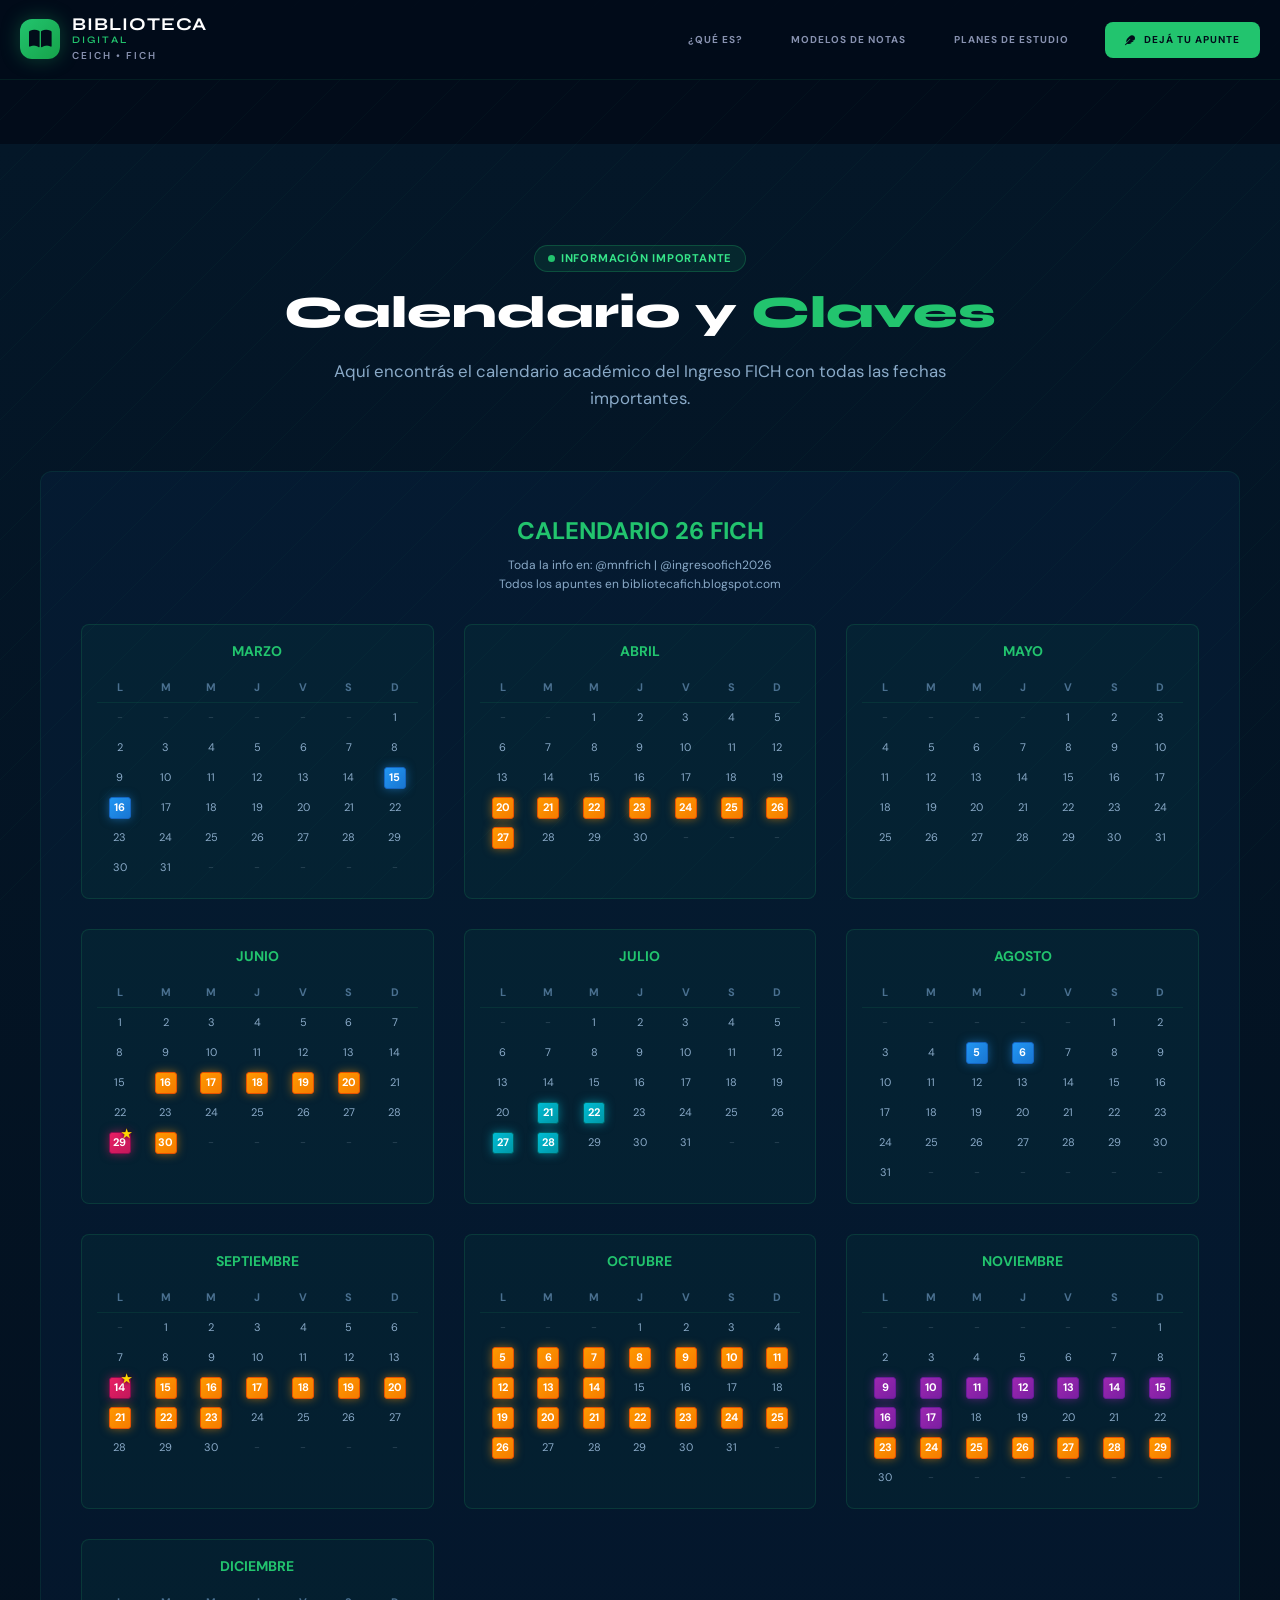
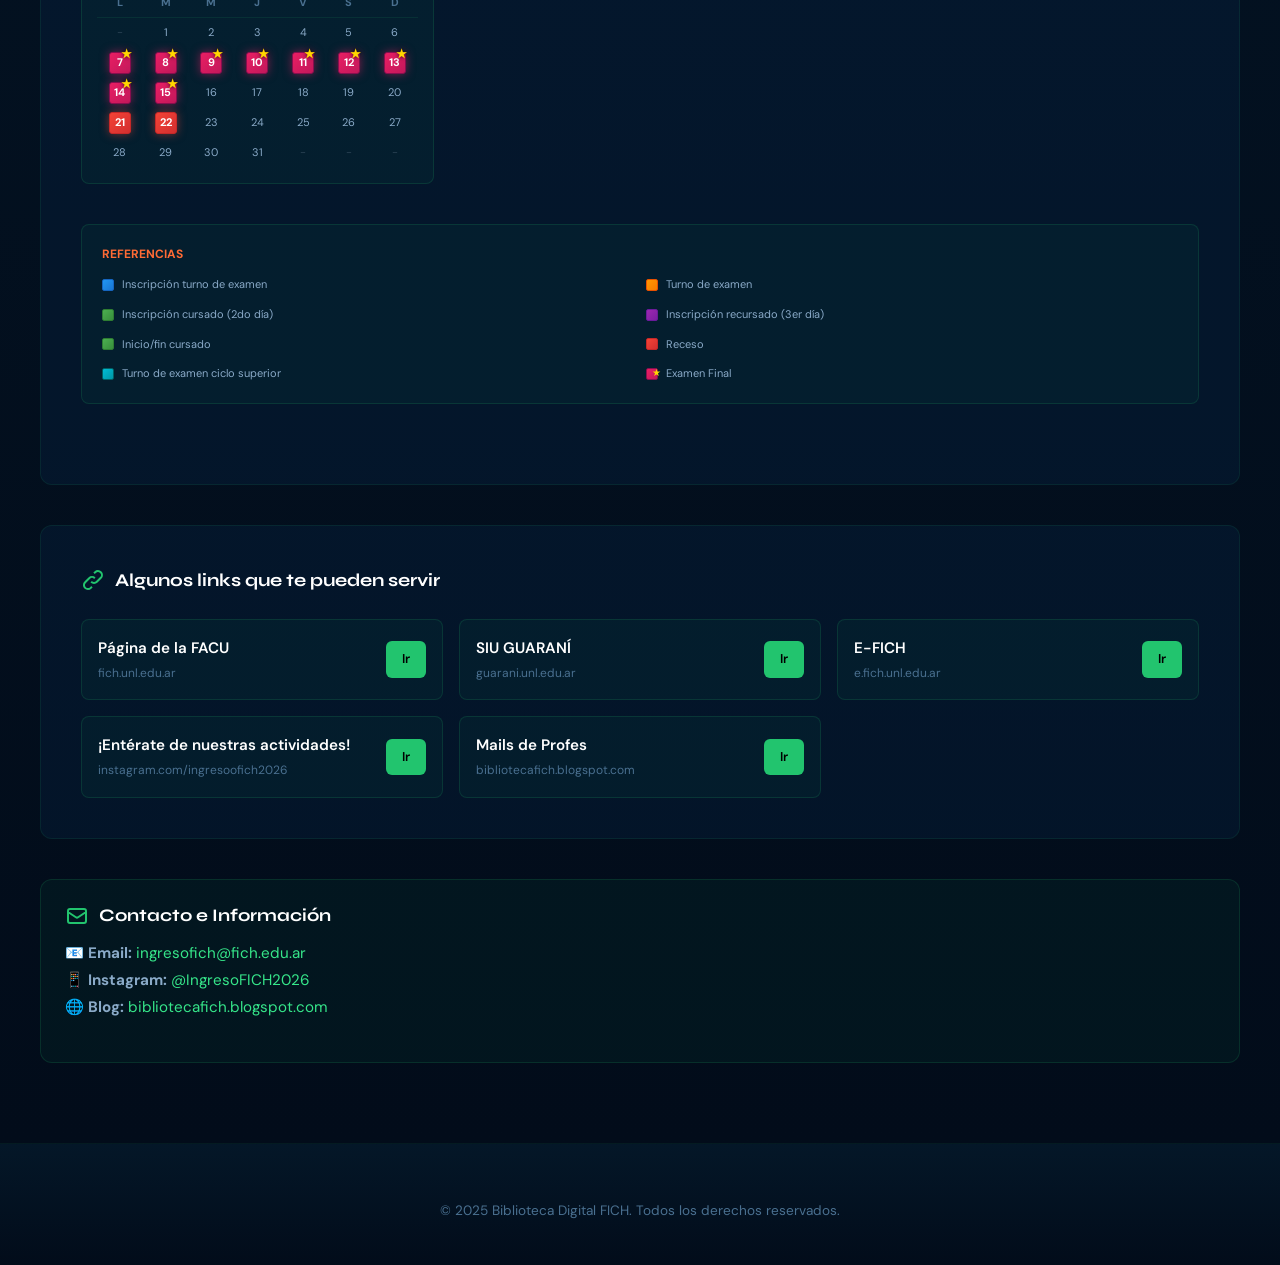
<file: pages/calendario_mail_clave.html>
<!DOCTYPE html>
<html lang="es">
<head>
    <meta charset="UTF-8">
    <meta name="viewport" content="width=device-width, initial-scale=1.0">
    <title>Calendario, Mail y Clave — Biblioteca Digital</title>
    <link href="https://cdnjs.cloudflare.com/ajax/libs/font-awesome/6.0.0/css/all.min.css" rel="stylesheet">
    <link href="https://fonts.googleapis.com/css2?family=DM+Sans:wght@400;500;700&family=Syne:wght@700;800&display=swap" rel="stylesheet">
    <!-- 1. Variables CSS -->
    <link rel="stylesheet" href="../css/variables.css">

    <!-- 2. Estilos globales -->
    <link rel="stylesheet" href="../css/global.css">

    <!-- 3. Navbar -->
    <link rel="stylesheet" href="../css/navbar.css">

    <!-- 4. Estilos específicos -->
    <link rel="stylesheet" href="../css/styles.css">

    <!-- 5. Formularios (si es necesario) -->
    <link rel="stylesheet" href="../css/forms.css">

    <!-- 6. Responsividad -->
    <link rel="stylesheet" href="../css/responsive.css">
</head>
<body>
    <!-- NAVBAR -->
    <nav>
        <div>
            <a href="../index.html">
                <div>
                    <i class="fas fa-book-open"></i>
                </div>
                <div>
                    <span>BIBLIOTECA <span>DIGITAL</span></span>
                    <span>CEICH • FICH</span>
                </div>
            </a>
            <div>
                <a href="que_es_la_biblioteca.html">¿Qué es?</a>
                <a href="modelos_notas_reglamento.html">Modelos de Notas</a>
                <a href="planes_estudio.html">Planes de Estudio</a>
                <a href="deja_apunte.html" style="background: #22c46e; color: #020c1a; padding: 10px 20px; border-radius: 8px; text-decoration: none; font-weight: 700; font-size: 10px; text-transform: uppercase; letter-spacing: 1px; transition: all .3s; display: flex; align-items: center; gap: 8px;">
                    <i class="fas fa-feather"></i> DEJÁ TU APUNTE
                </a>
            </div>
        </div>
    </nav>


<!-- MAIN CONTENT -->
<section style="padding:100px 20px 80px; background: linear-gradient(180deg, #041728 0%, #020c1a 100%); min-height:100vh; margin-top:64px;">
  <div class="grid-bg" style="position:absolute;inset:0;z-index:0;"></div>
  
  <div style="max-width:1200px;margin:0 auto;position:relative;z-index:1;">
    
    <!-- HEADER -->
    <div style="margin-bottom:60px;text-align:center;">
      <div class="badge" style="margin:0 auto 16px;">
        <div class="pulse-dot"></div>
        Información importante
      </div>
      <h1 style="font-size:2.8rem;font-weight:800;color:#fff;line-height:1.1;margin-bottom:20px;font-family:'Syne',sans-serif;">
        Calendario y <span style="color:var(--verde-500);">Claves</span>
      </h1>
      <p style="color:var(--text-soft);font-size:1.05rem;line-height:1.6;max-width:700px;margin:0 auto;">
        Aquí encontrás el calendario académico del Ingreso FICH con todas las fechas importantes.
      </p>
    </div>

    <!-- CALENDARIO -->
    <div class="calendar-wrapper">
      <div class="calendar-header">
        <div class="calendar-title">CALENDARIO 26 FICH</div>
        <div class="calendar-subtitle">Toda la info en: @mnfrich | @ingresoofich2026<br>Todos los apuntes en bibliotecafich.blogspot.com</div>
      </div>

      <!-- MESES -->
      <div class="calendar-grid" id="calendarGrid"></div>

      <!-- REFERENCIAS -->
      <div class="referencias">
        <div class="referencias-title">Referencias</div>
        <div class="referencias-grid">
          <div class="referencia-item">
            <div class="referencia-dot dot-inscripcion"></div>
            <span>Inscripción turno de examen</span>
          </div>
          <div class="referencia-item">
            <div class="referencia-dot dot-examen"></div>
            <span>Turno de examen</span>
          </div>
          <div class="referencia-item">
            <div class="referencia-dot dot-cursado"></div>
            <span>Inscripción cursado (2do día)</span>
          </div>
          <div class="referencia-item">
            <div class="referencia-dot dot-recursado"></div>
            <span>Inscripción recursado (3er día)</span>
          </div>
          <div class="referencia-item">
            <div class="referencia-dot dot-cursado"></div>
            <span>Inicio/fin cursado</span>
          </div>
          <div class="referencia-item">
            <div class="referencia-dot dot-receso"></div>
            <span>Receso</span>
          </div>
          <div class="referencia-item">
            <div class="referencia-dot dot-ciclo"></div>
            <span>Turno de examen ciclo superior</span>
          </div>
          <div class="referencia-item">
            <div class="referencia-dot dot-special"></div>
            <span>Examen Final</span>
          </div>
        </div>
      </div>
    </div>

    <!-- LINKS ÚTILES -->
    <div class="links-wrapper">
      <div class="links-title">
        <svg xmlns="http://www.w3.org/2000/svg" fill="none" viewBox="0 0 24 24" stroke="currentColor" stroke-width="2">
          <path d="M13.828 10.172a4 4 0 00-5.656 0l-4 4a4 4 0 105.656 5.656l1.102-1.101m-.758-4.899a4 4 0 005.658 0l4-4a4 4 0 00-5.656-5.656l-1.1 1.1"/>
        </svg>
        Algunos links que te pueden servir
      </div>
      <div class="links-grid">
        <div class="link-card">
          <div class="link-content">
            <div class="link-label">Página de la FACU</div>
            <div class="link-url">fich.unl.edu.ar</div>
          </div>
          <a href="https://fich.unl.edu.ar" target="_blank" class="link-btn">Ir</a>
        </div>
        <div class="link-card">
          <div class="link-content">
            <div class="link-label">SIU GUARANÍ</div>
            <div class="link-url">guarani.unl.edu.ar</div>
          </div>
          <a href="https://guarani.unl.edu.ar" target="_blank" class="link-btn">Ir</a>
        </div>
        <div class="link-card">
          <div class="link-content">
            <div class="link-label">E-FICH</div>
            <div class="link-url">e.fich.unl.edu.ar</div>
          </div>
          <a href="https://e.fich.unl.edu.ar" target="_blank" class="link-btn">Ir</a>
        </div>
        <div class="link-card">
          <div class="link-content">
            <div class="link-label">¡Entérate de nuestras actividades!</div>
            <div class="link-url">instagram.com/ingresoofich2026</div>
          </div>
          <a href="https://instagram.com/ingresoofich2026" target="_blank" class="link-btn">Ir</a>
        </div>
        <div class="link-card">
          <div class="link-content">
            <div class="link-label">Mails de Profes</div>
            <div class="link-url">bibliotecafich.blogspot.com</div>
          </div>
          <a href="https://bibliotecafich.blogspot.com" target="_blank" class="link-btn">Ir</a>
        </div>
      </div>
    </div>

    <!-- CONTACTO -->
    <div class="contact-box">
      <h3>
        <svg xmlns="http://www.w3.org/2000/svg" fill="none" viewBox="0 0 24 24" stroke="currentColor" stroke-width="2">
          <path d="M3 8l7.89 5.26a2 2 0 002.22 0L21 8M5 19h14a2 2 0 002-2V7a2 2 0 00-2-2H5a2 2 0 00-2 2v10a2 2 0 002 2z"/>
        </svg>
        Contacto e Información
      </h3>
      <div class="contact-info">
        <p>
          📧 <strong>Email:</strong> <a href="mailto:ingresofich@fich.edu.ar">ingresofich@fich.edu.ar</a><br>
          📱 <strong>Instagram:</strong> <a href="https://instagram.com/ingresoofich2026" target="_blank">@IngresoFICH2026</a><br>
          🌐 <strong>Blog:</strong> <a href="https://bibliotecafich.blogspot.com" target="_blank">bibliotecafich.blogspot.com</a>
        </p>
      </div>
    </div>

  </div>
</section>

<!-- FOOTER -->
<footer style="background:linear-gradient(180deg,#041728,#020c1a);border-top:1px solid rgba(34,196,110,.08);padding:56px 20px 28px;">
  <div style="max-width:1280px;margin:0 auto;text-align:center;">
    <p style="color:var(--text-muted);font-size:.85rem;">© 2025 Biblioteca Digital FICH. Todos los derechos reservados.</p>
  </div>
</footer>

<script src="../js/script.js" defer></script>
</body>
</html>
</file>
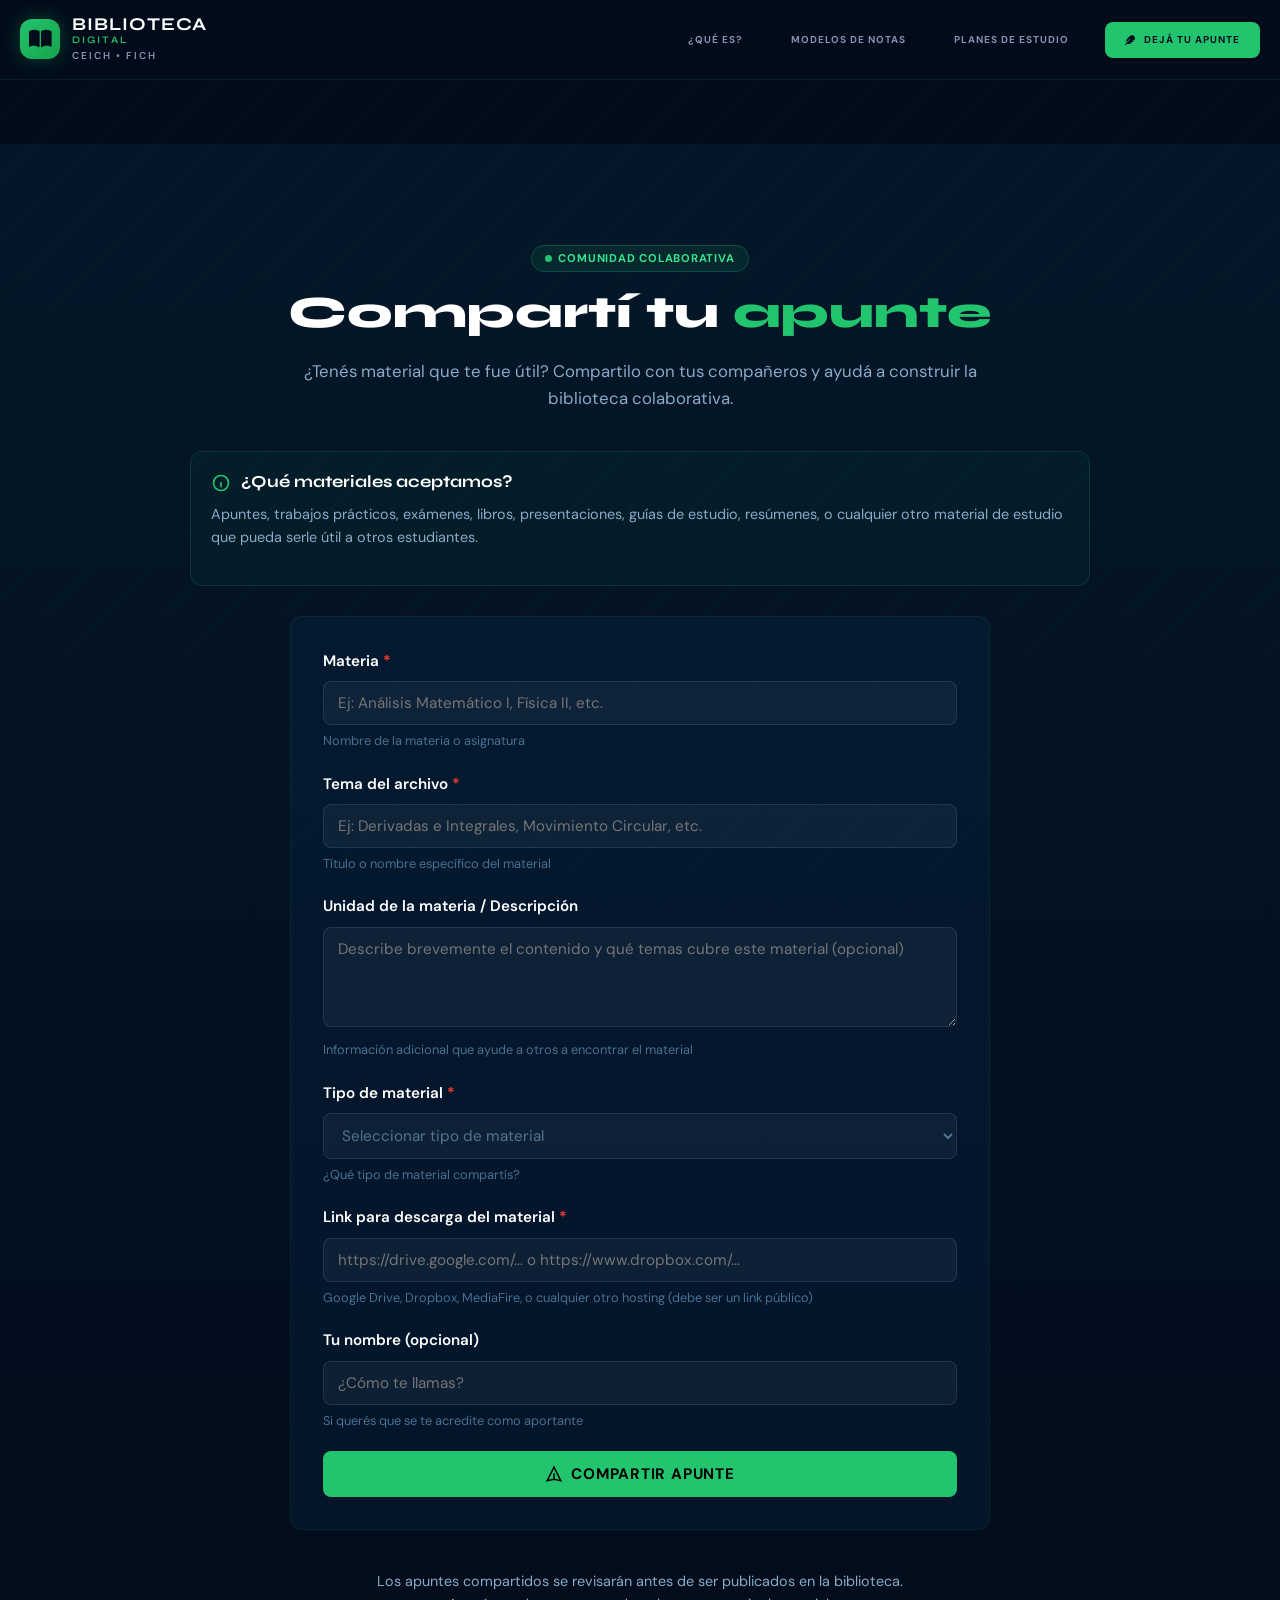
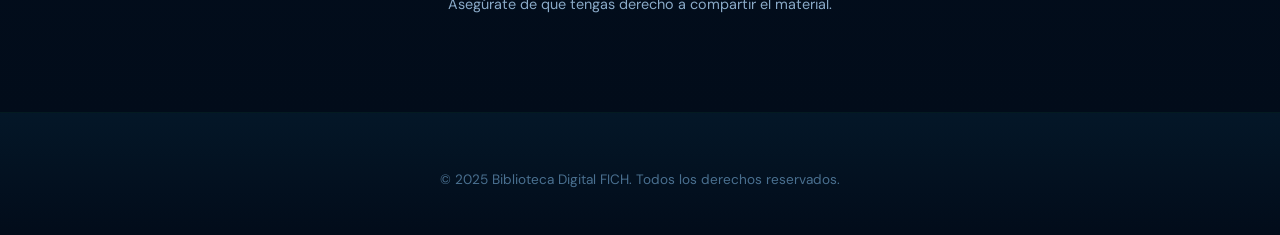
<file: pages/deja_apunte.html>
<!DOCTYPE html>
<html lang="es">
<head>
    <meta charset="UTF-8">
    <meta name="viewport" content="width=device-width, initial-scale=1.0">
    <title>Dejá tu Apunte — Biblioteca Digital</title>
    <link href="https://cdnjs.cloudflare.com/ajax/libs/font-awesome/6.0.0/css/all.min.css" rel="stylesheet">
    <link href="https://fonts.googleapis.com/css2?family=DM+Sans:wght@400;500;700&family=Syne:wght@700;800&display=swap" rel="stylesheet">
    <!-- 1. Variables CSS -->
    <link rel="stylesheet" href="../css/variables.css">

    <!-- 2. Estilos globales -->
    <link rel="stylesheet" href="../css/global.css">

    <!-- 3. Navbar -->
    <link rel="stylesheet" href="../css/navbar.css">

    <!-- 4. Estilos específicos -->
    <link rel="stylesheet" href="../css/styles.css">

    <!-- 5. Formularios (si es necesario) -->
    <link rel="stylesheet" href="../css/forms.css">

    <!-- 6. Responsividad -->
    <link rel="stylesheet" href="../css/responsive.css">
</head>
<body>
    <!-- NAVBAR -->
    <nav>
        <div>
            <a href="../index.html">
                <div>
                    <i class="fas fa-book-open"></i>
                </div>
                <div>
                    <span>BIBLIOTECA <span>DIGITAL</span></span>
                    <span>CEICH • FICH</span>
                </div>
            </a>
            <div>
                <a href="que_es_la_biblioteca.html">¿Qué es?</a>
                <a href="modelos_notas_reglamento.html">Modelos de Notas</a>
                <a href="planes_estudio.html">Planes de Estudio</a>
                <a href="deja_apunte.html" style="background: #22c46e; color: #020c1a; padding: 10px 20px; border-radius: 8px; text-decoration: none; font-weight: 700; font-size: 10px; text-transform: uppercase; letter-spacing: 1px; transition: all .3s; display: flex; align-items: center; gap: 8px;">
                    <i class="fas fa-feather"></i> DEJÁ TU APUNTE
                </a>
            </div>
        </div>
    </nav>

<!-- MAIN CONTENT -->
<section style="padding:100px 20px 80px; background: linear-gradient(180deg, #041728 0%, #020c1a 100%); min-height:100vh; margin-top:64px;">
  <div class="grid-bg" style="position:absolute;inset:0;z-index:0;"></div>
  
  <div style="max-width:900px;margin:0 auto;position:relative;z-index:1;">
    
    <!-- HEADER -->
    <div style="margin-bottom:40px;text-align:center;">
      <div class="badge" style="margin:0 auto 16px;">
        <div class="pulse-dot"></div>
        Comunidad colaborativa
      </div>
      <h1 style="font-size:2.8rem;font-weight:800;color:#fff;line-height:1.1;margin-bottom:20px;font-family:'Syne',sans-serif;">
        Compartí tu <span style="color:var(--verde-500);">apunte</span>
      </h1>
      <p style="color:var(--text-soft);font-size:1.05rem;line-height:1.6;max-width:700px;margin:0 auto;">
        ¿Tenés material que te fue útil? Compartilo con tus compañeros y ayudá a construir la biblioteca colaborativa.
      </p>
    </div>

    <!-- INFO BOX -->
    <div class="info-box">
      <h3>
        <svg xmlns="http://www.w3.org/2000/svg" fill="none" viewBox="0 0 24 24" stroke="currentColor" stroke-width="2"><path d="M13 16h-1v-4h-1m1-4h.01M21 12a9 9 0 11-18 0 9 9 0 0118 0z"/></svg>
        ¿Qué materiales aceptamos?
      </h3>
      <p>
        Apuntes, trabajos prácticos, exámenes, libros, presentaciones, guías de estudio, resúmenes, o cualquier otro material de estudio que pueda serle útil a otros estudiantes.
      </p>
    </div>

    <!-- FORMULARIO -->
    <div class="form-container">
      <div class="success-message" id="successMessage">
        <svg xmlns="http://www.w3.org/2000/svg" fill="none" viewBox="0 0 24 24" stroke="currentColor" stroke-width="2" style="width:18px;height:18px;display:inline;margin-right:8px;">
          <path d="M9 12l2 2 4-4m6 2a9 9 0 11-18 0 9 9 0 0118 0z"/>
        </svg>
        ¡Gracias por compartir! Tu apunte fue enviado correctamente.
      </div>

      <form id="apunteForm" onsubmit="enviarApunte(event)">
        
        <!-- MATERIA -->
        <div class="form-group">
          <label>Materia <span class="required">*</span></label>
          <input 
            type="text" 
            name="materia" 
            placeholder="Ej: Análisis Matemático I, Física II, etc." 
            required
          >
          <div class="form-hint">Nombre de la materia o asignatura</div>
        </div>

        <!-- TEMA DEL ARCHIVO -->
        <div class="form-group">
          <label>Tema del archivo <span class="required">*</span></label>
          <input 
            type="text" 
            name="tema" 
            placeholder="Ej: Derivadas e Integrales, Movimiento Circular, etc." 
            required
          >
          <div class="form-hint">Título o nombre específico del material</div>
        </div>

        <!-- UNIDAD/DESCRIPCIÓN -->
        <div class="form-group">
          <label>Unidad de la materia / Descripción</label>
          <textarea 
            name="descripcion" 
            placeholder="Describe brevemente el contenido y qué temas cubre este material (opcional)"
          ></textarea>
          <div class="form-hint">Información adicional que ayude a otros a encontrar el material</div>
        </div>

        <!-- TIPO DE MATERIAL -->
        <div class="form-group">
          <label>Tipo de material <span class="required">*</span></label>
          <select name="tipo" required>
            <option value="">Seleccionar tipo de material</option>
            <option value="apuntes">Apuntes de clase</option>
            <option value="tp">Trabajos Prácticos (TP)</option>
            <option value="examenes">Exámenes/Parciales</option>
            <option value="libro">Libro o capítulo</option>
            <option value="powerpoint">Presentación PowerPoint</option>
            <option value="guia">Guía de estudio</option>
            <option value="resumen">Resumen</option>
            <option value="otro">Otro</option>
          </select>
          <div class="form-hint">¿Qué tipo de material compartís?</div>
        </div>

        <!-- LINK DE DESCARGA -->
        <div class="form-group">
          <label>Link para descarga del material <span class="required">*</span></label>
          <input 
            type="url" 
            name="link" 
            placeholder="https://drive.google.com/... o https://www.dropbox.com/..." 
            required
          >
          <div class="form-hint">Google Drive, Dropbox, MediaFire, o cualquier otro hosting (debe ser un link público)</div>
        </div>

        <!-- NOMBRE (OPCIONAL) -->
        <div class="form-group">
          <label>Tu nombre (opcional)</label>
          <input 
            type="text" 
            name="nombre" 
            placeholder="¿Cómo te llamas?"
          >
          <div class="form-hint">Si querés que se te acredite como aportante</div>
        </div>

        <!-- BOTÓN SUBMIT -->
        <button type="submit" class="btn-submit">
          <svg xmlns="http://www.w3.org/2000/svg" fill="none" viewBox="0 0 24 24" stroke="currentColor" stroke-width="2" style="width:18px;height:18px;">
            <path d="M12 19l9 2-9-18-9 18 9-2m0 0v-8"/>
          </svg>
          Compartir Apunte
        </button>
      </form>
    </div>

    <!-- FOOTER INFO -->
    <div style="text-align:center;margin-top:40px;color:var(--text-soft);font-size:0.9rem;">
      <p>
        Los apuntes compartidos se revisarán antes de ser publicados en la biblioteca.<br>
        Asegúrate de que tengas derecho a compartir el material.
      </p>
    </div>

  </div>
</section>

<!-- FOOTER -->
<footer style="background:linear-gradient(180deg,#041728,#020c1a);border-top:1px solid rgba(34,196,110,.08);padding:56px 20px 28px;">
  <div style="max-width:1280px;margin:0 auto;text-align:center;">
    <p style="color:var(--text-muted);font-size:.85rem;">© 2025 Biblioteca Digital FICH. Todos los derechos reservados.</p>
  </div>
</footer>

<script src="../js/script.js" defer></script>
</body>
</html>
</file>
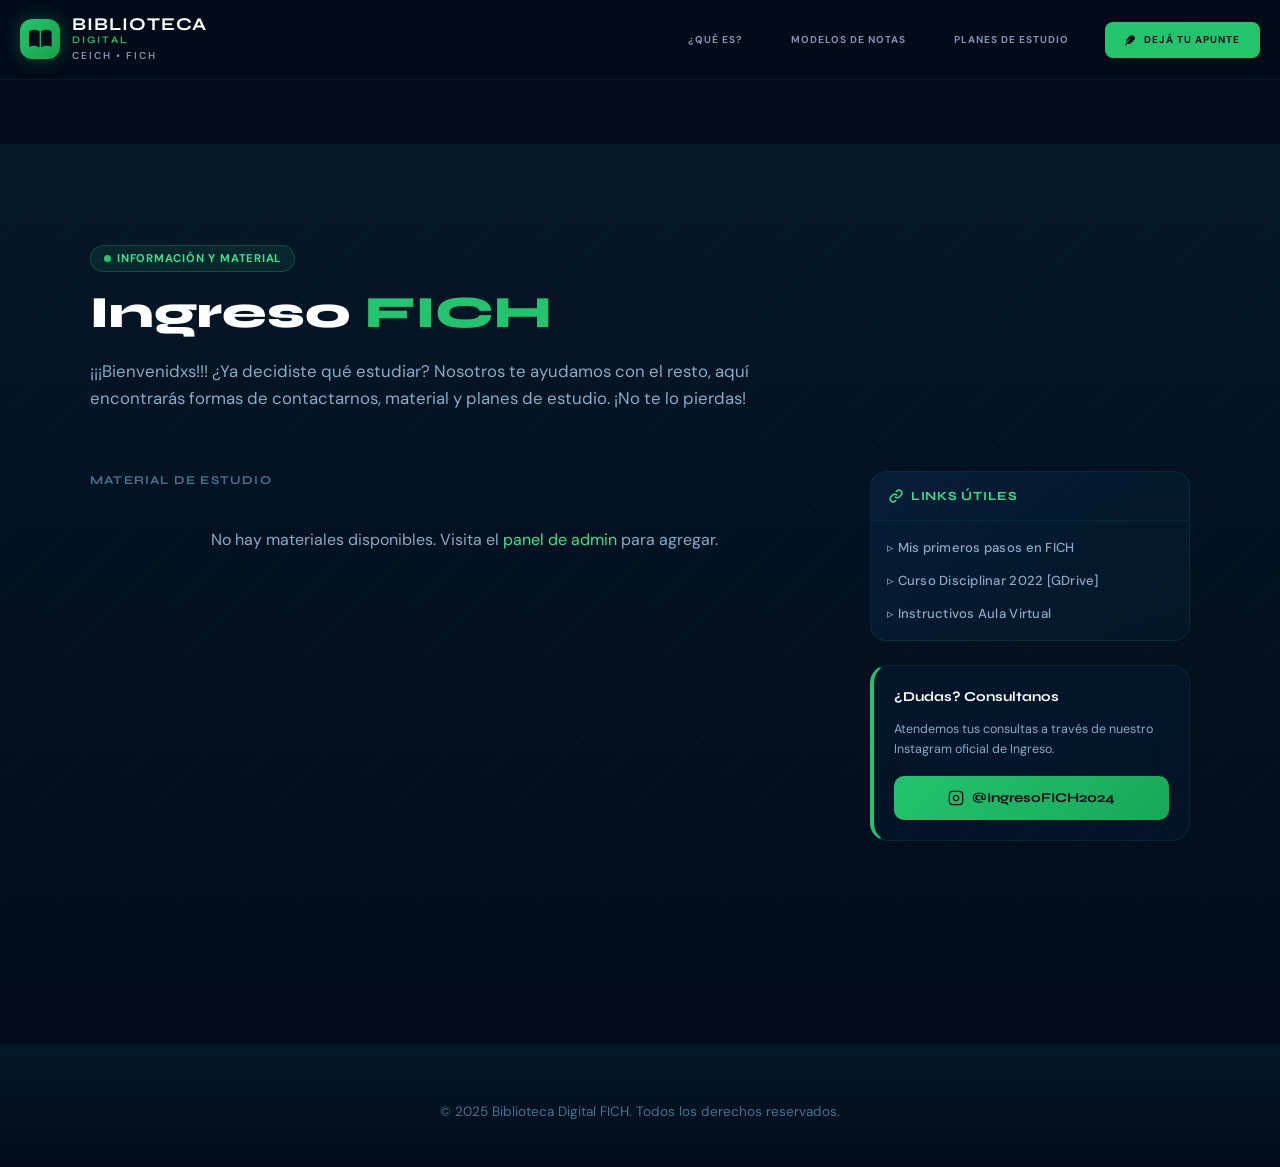
<file: pages/ingreso.html>
<!DOCTYPE html>
<html lang="es">
<head>
    <meta charset="UTF-8">
    <meta name="viewport" content="width=device-width, initial-scale=1.0">
    <title>Ingreso — Biblioteca Digital</title>
    <link href="https://cdnjs.cloudflare.com/ajax/libs/font-awesome/6.0.0/css/all.min.css" rel="stylesheet">
    <link href="https://fonts.googleapis.com/css2?family=DM+Sans:wght@400;500;700&family=Syne:wght@700;800&display=swap" rel="stylesheet">
    <!-- 1. Variables CSS -->
    <link rel="stylesheet" href="../css/variables.css">

    <!-- 2. Estilos globales -->
    <link rel="stylesheet" href="../css/global.css">

    <!-- 3. Navbar -->
    <link rel="stylesheet" href="../css/navbar.css">

    <!-- 4. Estilos específicos -->
    <link rel="stylesheet" href="../css/styles.css">

    <!-- 5. Formularios (si es necesario) -->
    <link rel="stylesheet" href="../css/forms.css">

    <!-- 6. Responsividad -->
    <link rel="stylesheet" href="../css/responsive.css">
</head>
<body>
    <!-- NAVBAR -->
    <nav>
        <div>
            <a href="../index.html">
                <div>
                    <i class="fas fa-book-open"></i>
                </div>
                <div>
                    <span>BIBLIOTECA <span>DIGITAL</span></span>
                    <span>CEICH • FICH</span>
                </div>
            </a>
            <div>
                <a href="que_es_la_biblioteca.html">¿Qué es?</a>
                <a href="modelos_notas_reglamento.html">Modelos de Notas</a>
                <a href="planes_estudio.html">Planes de Estudio</a>
                <a href="deja_apunte.html" style="background: #22c46e; color: #020c1a; padding: 10px 20px; border-radius: 8px; text-decoration: none; font-weight: 700; font-size: 10px; text-transform: uppercase; letter-spacing: 1px; transition: all .3s; display: flex; align-items: center; gap: 8px;">
                    <i class="fas fa-feather"></i> DEJÁ TU APUNTE
                </a>
            </div>
        </div>
    </nav>

<!-- MAIN CONTENT -->
<section style="padding:100px 20px 80px; background: linear-gradient(180deg, #041728 0%, #020c1a 100%); min-height:100vh; margin-top:64px;">
  <div class="grid-bg" style="position:absolute;inset:0;z-index:0;"></div>
  
  <div style="max-width:1100px;margin:0 auto;position:relative;z-index:1;">
    
    <div style="margin-bottom:60px;">
      <div class="badge" style="margin-bottom:16px;">
        <div class="pulse-dot"></div>
        Información y Material
      </div>
      <h2 style="font-size:2.8rem;font-weight:800;color:#fff;line-height:1.1;margin-bottom:20px;font-family:'Syne',sans-serif;">
        Ingreso <span style="color:var(--verde-500);">FICH</span>
      </h2>
      <p style="color:var(--text-soft);font-size:1.05rem;line-height:1.6;max-width:700px;">
        ¡¡¡Bienvenidxs!!! ¿Ya decidiste qué estudiar? Nosotros te ayudamos con el resto, aquí encontrarás formas de contactarnos, material y planes de estudio. ¡No te lo pierdas!
      </p>
    </div>

    <div style="display:grid;grid-template-columns:1fr 320px;gap:32px;align-items:start;">
      
      <div style="display:flex;flex-direction:column;gap:16px;" id="materialesContainer">
        <div style="font-family:'Syne',sans-serif;font-size:.75rem;font-weight:700;color:var(--text-muted);text-transform:uppercase;letter-spacing:.1em;">Material de Estudio</div>
        
        <!-- Los materiales se cargarán aquí dinámicamente -->
      </div>

      <div style="display:flex;flex-direction:column;gap:24px;">
        
        <div class="widget">
          <div class="widget-header">
            <svg width="14" height="14" viewBox="0 0 24 24" fill="none" stroke="currentColor" stroke-width="2.5"><path d="M10 13a5 5 0 0 0 7.54.54l3-3a5 5 0 0 0-7.07-7.07l-1.72 1.71"></path><path d="M14 11a5 5 0 0 0-7.54-.54l-3 3a5 5 0 0 0 7.07 7.07l1.71-1.71"></path></svg>
            Links Útiles
          </div>
          <div style="padding:16px;display:flex;flex-direction:column;gap:12px;">
            <a href="#" class="nav-link" style="font-size:.82rem;">▹ Mis primeros pasos en FICH</a>
            <a href="#" class="nav-link" style="font-size:.82rem;">▹ Curso Disciplinar 2022 [GDrive]</a>
            <a href="#" class="nav-link" style="font-size:.82rem;">▹ Instructivos Aula Virtual</a>
          </div>
        </div>

        <div class="glass" style="border-left:4px solid var(--verde-500);padding:20px;">
          <div style="font-family:'Syne',sans-serif;font-weight:700;color:#fff;font-size:.85rem;margin-bottom:12px;">¿Dudas? Consultanos</div>
          <p style="color:var(--text-soft);font-size:.78rem;line-height:1.6;margin-bottom:16px;">
            Atendemos tus consultas a través de nuestro Instagram oficial de Ingreso.
          </p>
          <a href="https://instagram.com/" class="btn-verde" style="width:100%;justify-content:center;" target="_blank" rel="noopener noreferrer">
            <svg width="16" height="16" viewBox="0 0 24 24" fill="none" stroke="currentColor" stroke-width="2"><rect x="2" y="2" width="20" height="20" rx="5" ry="5"></rect><path d="M16 11.37A4 4 0 1 1 12.63 8 4 4 0 0 1 16 11.37z"></path><line x1="17.5" y1="6.5" x2="17.51" y2="6.5"></line></svg>
            @IngresoFICH2024
          </a>
        </div>

      </div>
    </div>
  </div>
</section>

<!-- FOOTER -->
<footer style="background:linear-gradient(180deg,#041728,#020c1a);border-top:1px solid rgba(34,196,110,.08);padding:56px 20px 28px;">
  <div style="max-width:1280px;margin:0 auto;text-align:center;">
    <p style="color:var(--text-muted);font-size:.85rem;">© 2025 Biblioteca Digital FICH. Todos los derechos reservados.</p>
  </div>
</footer>

<script src="../js/script.js" defer></script>
</body>
</html>
</file>
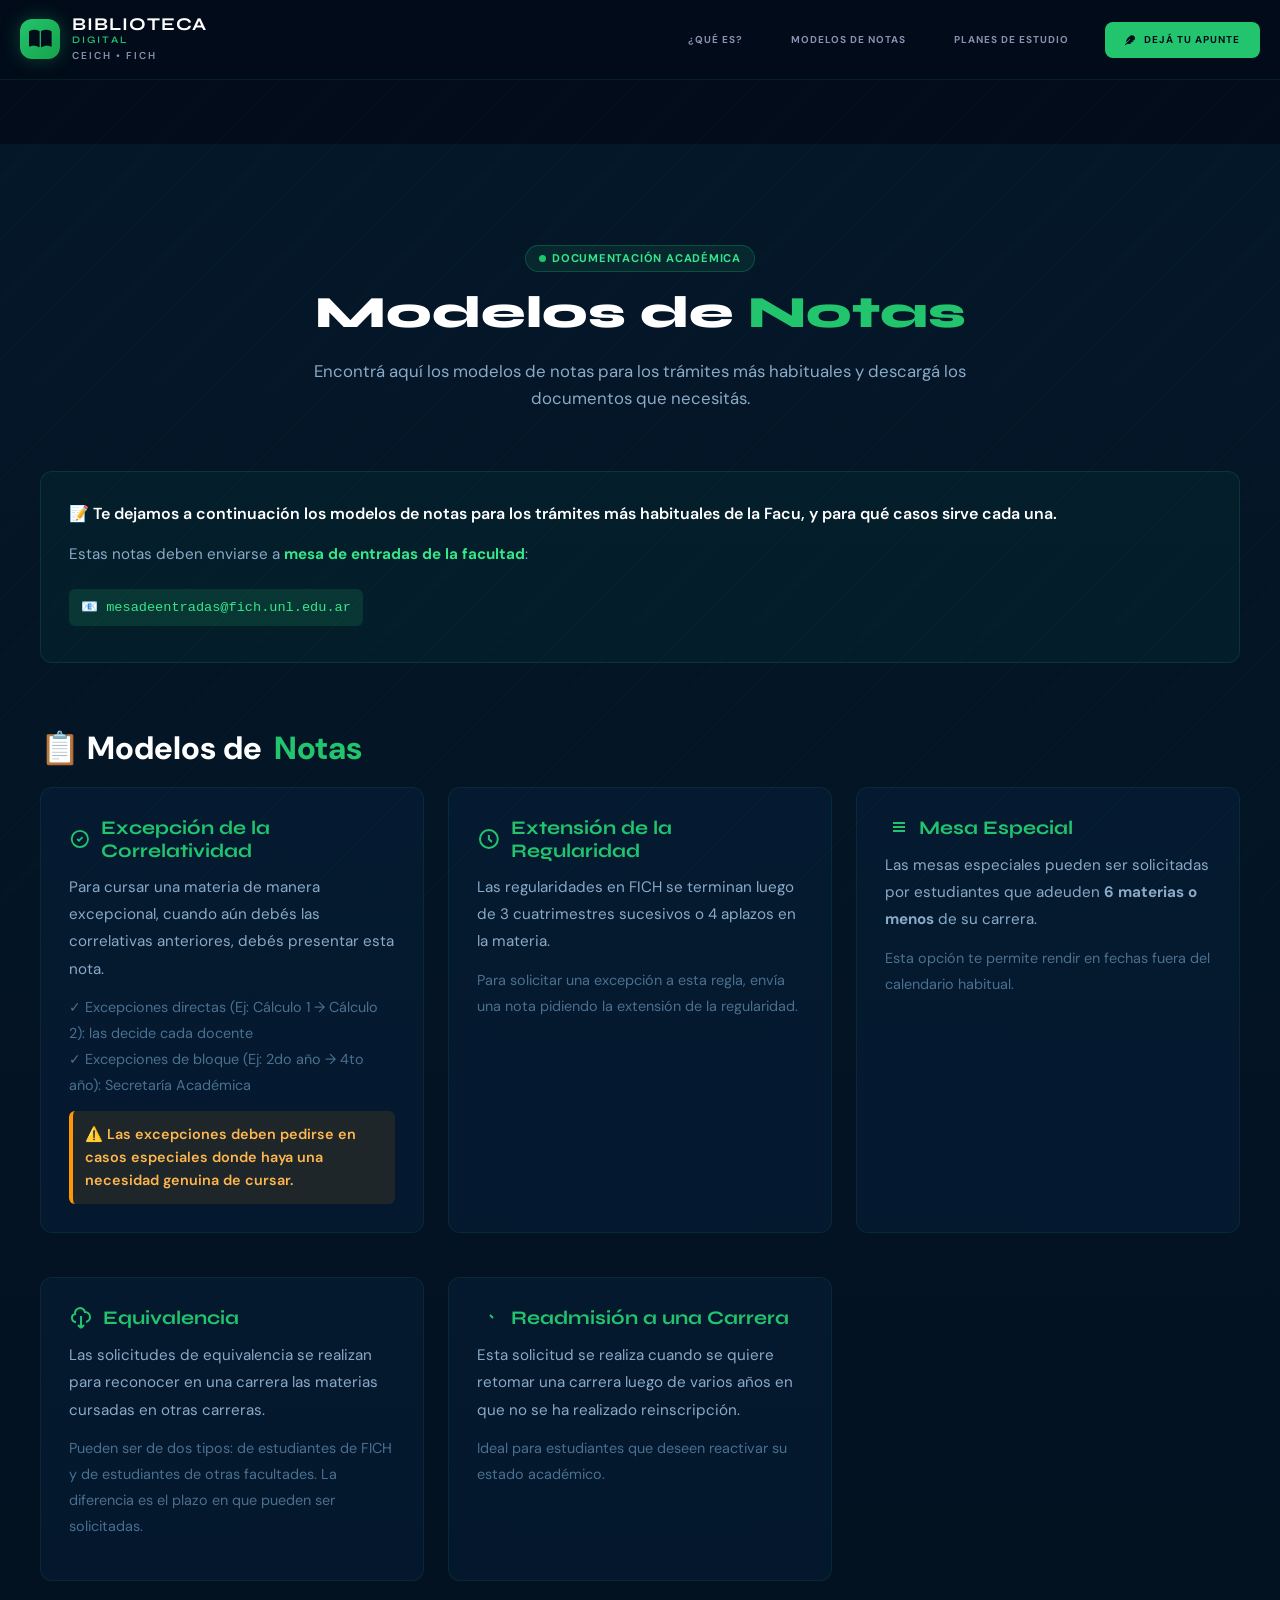
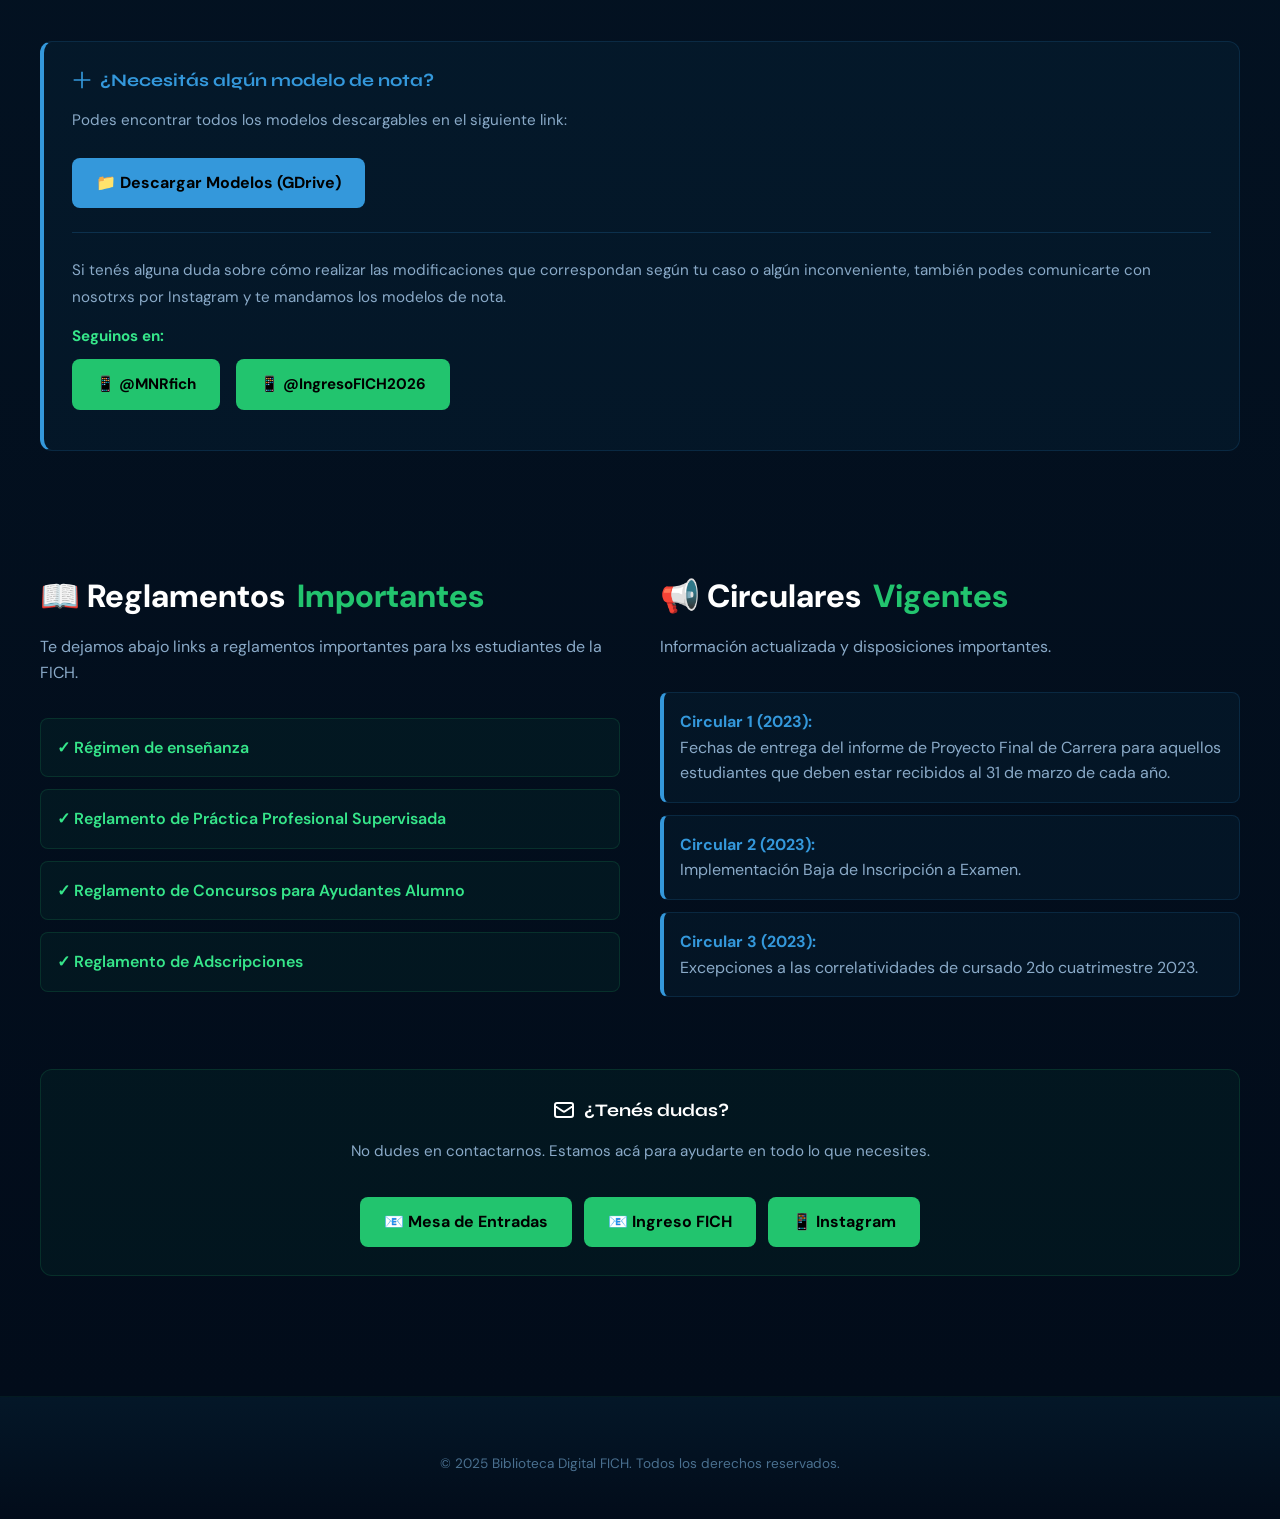
<file: pages/modelos_notas_reglamento.html>
<!DOCTYPE html>
<html lang="es">
<head>
    <meta charset="UTF-8">
    <meta name="viewport" content="width=device-width, initial-scale=1.0">
    <title>Modelos de Notas y Reglamento — Biblioteca Digital</title>
    <link href="https://cdnjs.cloudflare.com/ajax/libs/font-awesome/6.0.0/css/all.min.css" rel="stylesheet">
    <link href="https://fonts.googleapis.com/css2?family=DM+Sans:wght@400;500;700&family=Syne:wght@700;800&display=swap" rel="stylesheet">
    <!-- 1. Variables CSS -->
    <link rel="stylesheet" href="../css/variables.css">

    <!-- 2. Estilos globales -->
    <link rel="stylesheet" href="../css/global.css">

    <!-- 3. Navbar -->
    <link rel="stylesheet" href="../css/navbar.css">

    <!-- 4. Estilos específicos -->
    <link rel="stylesheet" href="../css/styles.css">

    <!-- 5. Formularios (si es necesario) -->
    <link rel="stylesheet" href="../css/forms.css">

    <!-- 6. Responsividad -->
    <link rel="stylesheet" href="../css/responsive.css">
</head>
<body>
    <!-- NAVBAR -->
    <nav>
        <div>
            <a href="../index.html">
                <div>
                    <i class="fas fa-book-open"></i>
                </div>
                <div>
                    <span>BIBLIOTECA <span>DIGITAL</span></span>
                    <span>CEICH • FICH</span>
                </div>
            </a>
            <div>
                <a href="que_es_la_biblioteca.html">¿Qué es?</a>
                <a href="modelos_notas_reglamento.html">Modelos de Notas</a>
                <a href="planes_estudio.html">Planes de Estudio</a>
                <a href="deja_apunte.html" style="background: #22c46e; color: #020c1a; padding: 10px 20px; border-radius: 8px; text-decoration: none; font-weight: 700; font-size: 10px; text-transform: uppercase; letter-spacing: 1px; transition: all .3s; display: flex; align-items: center; gap: 8px;">
                    <i class="fas fa-feather"></i> DEJÁ TU APUNTE
                </a>
            </div>
        </div>
    </nav>

<!-- MAIN CONTENT -->
<section style="padding:100px 20px 80px; background: linear-gradient(180deg, #041728 0%, #020c1a 100%); min-height:100vh; margin-top:64px;">
  <div class="grid-bg" style="position:absolute;inset:0;z-index:0;"></div>
  
  <div style="max-width:1200px;margin:0 auto;position:relative;z-index:1;">
    
    <!-- HEADER -->
    <div style="margin-bottom:60px;text-align:center;">
      <div class="badge" style="margin:0 auto 16px;">
        <div class="pulse-dot"></div>
        Documentación académica
      </div>
      <h1 style="font-size:2.8rem;font-weight:800;color:#fff;line-height:1.1;margin-bottom:20px;font-family:'Syne',sans-serif;">
        Modelos de <span style="color:var(--verde-500);">Notas</span>
      </h1>
      <p style="color:var(--text-soft);font-size:1.05rem;line-height:1.6;max-width:700px;margin:0 auto;">
        Encontrá aquí los modelos de notas para los trámites más habituales y descargá los documentos que necesitás.
      </p>
    </div>

    <!-- INTRODUCCIÓN -->
    <div class="contact-section">
      <p style="color:#fff;font-size:1rem;font-weight:600;margin-bottom:12px;">
        📝 Te dejamos a continuación los modelos de notas para los trámites más habituales de la Facu, y para qué casos sirve cada una.
      </p>
      <p style="color:var(--text-soft);line-height:1.8;">
        Estas notas deben enviarse a <strong style="color:var(--verde-400);">mesa de entradas de la facultad</strong>:
      </p>
      <div class="email-badge">
        📧 mesadeentradas@fich.unl.edu.ar
      </div>
    </div>

    <!-- MODELOS DE NOTAS -->
    <div class="section-title">
      📋 Modelos de <span>Notas</span>
    </div>

    <div class="grid-notas">
      <!-- EXCEPCIÓN DE CORRELATIVIDAD -->
      <div class="nota-card">
        <h3>
          <svg xmlns="http://www.w3.org/2000/svg" fill="none" viewBox="0 0 24 24" stroke="currentColor" stroke-width="2" style="width:24px;height:24px;">
            <path d="M9 12l2 2 4-4m6 2a9 9 0 11-18 0 9 9 0 0118 0z"/>
          </svg>
          Excepción de la Correlatividad
        </h3>
        <p>
          Para cursar una materia de manera excepcional, cuando aún debés las correlativas anteriores, debés presentar esta nota.
        </p>
        <p style="color:var(--text-muted);font-size:0.9rem;">
          ✓ Excepciones directas (Ej: Cálculo 1 → Cálculo 2): las decide cada docente
          <br/>
          ✓ Excepciones de bloque (Ej: 2do año → 4to año): Secretaría Académica
        </p>
        <div class="importante">
          ⚠️ Las excepciones deben pedirse en casos especiales donde haya una necesidad genuina de cursar.
        </div>
      </div>

      <!-- EXTENSIÓN DE REGULARIDAD -->
      <div class="nota-card">
        <h3>
          <svg xmlns="http://www.w3.org/2000/svg" fill="none" viewBox="0 0 24 24" stroke="currentColor" stroke-width="2" style="width:24px;height:24px;">
            <path d="M12 8v4l3 3m6-3a9 9 0 11-18 0 9 9 0 0118 0z"/>
          </svg>
          Extensión de la Regularidad
        </h3>
        <p>
          Las regularidades en FICH se terminan luego de 3 cuatrimestres sucesivos o 4 aplazos en la materia.
        </p>
        <p style="color:var(--text-muted);font-size:0.9rem;">
          Para solicitar una excepción a esta regla, envía una nota pidiendo la extensión de la regularidad.
        </p>
      </div>

      <!-- MESA ESPECIAL -->
      <div class="nota-card">
        <h3>
          <svg xmlns="http://www.w3.org/2000/svg" fill="none" viewBox="0 0 24 24" stroke="currentColor" stroke-width="2" style="width:24px;height:24px;">
            <path d="M8 7h12M8 11h12M8 15h12M4 7h.01M4 11h.01M4 15h.01"/>
          </svg>
          Mesa Especial
        </h3>
        <p>
          Las mesas especiales pueden ser solicitadas por estudiantes que adeuden <strong>6 materias o menos</strong> de su carrera.
        </p>
        <p style="color:var(--text-muted);font-size:0.9rem;">
          Esta opción te permite rendir en fechas fuera del calendario habitual.
        </p>
      </div>

      <!-- EQUIVALENCIA -->
      <div class="nota-card">
        <h3>
          <svg xmlns="http://www.w3.org/2000/svg" fill="none" viewBox="0 0 24 24" stroke="currentColor" stroke-width="2" style="width:24px;height:24px;">
            <path d="M7 16a4 4 0 01-.88-7.903A5 5 0 1115.9 6L16 6a5 5 0 011 9.9M9 19l3 3m0 0l3-3m-3 3V10"/>
          </svg>
          Equivalencia
        </h3>
        <p>
          Las solicitudes de equivalencia se realizan para reconocer en una carrera las materias cursadas en otras carreras.
        </p>
        <p style="color:var(--text-muted);font-size:0.9rem;">
          Pueden ser de dos tipos: de estudiantes de FICH y de estudiantes de otras facultades. La diferencia es el plazo en que pueden ser solicitadas.
        </p>
      </div>

      <!-- READMISIÓN -->
      <div class="nota-card">
        <h3>
          <svg xmlns="http://www.w3.org/2000/svg" fill="none" viewBox="0 0 24 24" stroke="currentColor" stroke-width="2" style="width:24px;height:24px;">
            <path d="M13 9l3 3D9 21H3v-2a6 6 0 0112 0v2zm0-11a3 3 0 11-6 0 3 3 0 016 0z"/>
          </svg>
          Readmisión a una Carrera
        </h3>
        <p>
          Esta solicitud se realiza cuando se quiere retomar una carrera luego de varios años en que no se ha realizado reinscripción.
        </p>
        <p style="color:var(--text-muted);font-size:0.9rem;">
          Ideal para estudiantes que deseen reactivar su estado académico.
        </p>
      </div>
    </div>

    <!-- DESCARGA DE MODELOS -->
    <div class="contact-section" style="background: rgba(52,152,219,.05);border-color: rgba(52,152,219,.15);border-left: 4px solid #3498DB;">
      <h3 style="color: #3498DB;display:flex;align-items:center;gap:8px;">
        <svg xmlns="http://www.w3.org/2000/svg" fill="none" viewBox="0 0 24 24" stroke="currentColor" stroke-width="2" style="width:20px;height:20px;">
          <path d="M12 2v20m10-10H2"/>
        </svg>
        ¿Necesitás algún modelo de nota?
      </h3>
      <p>
        Podes encontrar todos los modelos descargables en el siguiente link:
      </p>
      <a href="#" class="btn-link" style="background:#3498DB;color:#000;">📁 Descargar Modelos (GDrive)</a>
      
      <p style="margin-top:24px;padding-top:24px;border-top:1px solid rgba(52,152,219,.2);">
        Si tenés alguna duda sobre cómo realizar las modificaciones que correspondan según tu caso o algún inconveniente, también podes comunicarte con nosotrxs por Instagram y te mandamos los modelos de nota.
      </p>
      <p style="margin-top:12px;">
        <strong style="color:var(--verde-400);">Seguinos en:</strong>
        <br/>
        <a href="https://instagram.com/mnfrich" target="_blank" class="btn-link" style="background:var(--verde-500);color:#000;margin-right:12px;margin-top:8px;">📱 @MNRfich</a>
        <a href="https://instagram.com/ingresoofich2026" target="_blank" class="btn-link" style="background:var(--verde-500);color:#000;margin-top:8px;">📱 @IngresoFICH2026</a>
      </p>
    </div>

    <!-- REGLAMENTOS E INFORMACIÓN IMPORTANTE -->
    <div class="grid-2-notas">
      <!-- REGLAMENTOS -->
      <div>
        <div class="section-title">
          📖 Reglamentos <span>Importantes</span>
        </div>
        <div class="section-subtitle">
          Te dejamos abajo links a reglamentos importantes para lxs estudiantes de la FICH.
        </div>

        <div class="reglamento-item">
          <a href="#" target="_blank">✓ Régimen de enseñanza</a>
        </div>
        <div class="reglamento-item">
          <a href="#" target="_blank">✓ Reglamento de Práctica Profesional Supervisada</a>
        </div>
        <div class="reglamento-item">
          <a href="#" target="_blank">✓ Reglamento de Concursos para Ayudantes Alumno</a>
        </div>
        <div class="reglamento-item">
          <a href="#" target="_blank">✓ Reglamento de Adscripciones</a>
        </div>
      </div>

      <!-- CIRCULARES -->
      <div>
        <div class="section-title">
          📢 Circulares <span>Vigentes</span>
        </div>
        <div class="section-subtitle">
          Información actualizada y disposiciones importantes.
        </div>

        <div class="circular-item">
          <strong>Circular 1 (2023):</strong>
          <p>Fechas de entrega del informe de Proyecto Final de Carrera para aquellos estudiantes que deben estar recibidos al 31 de marzo de cada año.</p>
        </div>
        <div class="circular-item">
          <strong>Circular 2 (2023):</strong>
          <p>Implementación Baja de Inscripción a Examen.</p>
        </div>
        <div class="circular-item">
          <strong>Circular 3 (2023):</strong>
          <p>Excepciones a las correlatividades de cursado 2do cuatrimestre 2023.</p>
        </div>
      </div>
    </div>

    <!-- CONTACTO FINAL -->
    <div class="contact-section" style="margin-top:60px;text-align:center;">
      <h3 style="display:flex;align-items:center;justify-content:center;gap:8px;">
        <svg xmlns="http://www.w3.org/2000/svg" fill="none" viewBox="0 0 24 24" stroke="currentColor" stroke-width="2" style="width:24px;height:24px;">
          <path d="M3 8l7.89 5.26a2 2 0 002.22 0L21 8M5 19h14a2 2 0 002-2V7a2 2 0 00-2-2H5a2 2 0 00-2 2v10a2 2 0 002 2z"/>
        </svg>
        ¿Tenés dudas?
      </h3>
      <p>
        No dudes en contactarnos. Estamos acá para ayudarte en todo lo que necesites.
      </p>
      <div style="margin-top:20px;display:flex;flex-wrap:wrap;gap:12px;justify-content:center;">
        <a href="mailto:mesadeentradas@fich.unl.edu.ar" class="btn-link" style="color:#000;">📧 Mesa de Entradas</a>
        <a href="mailto:ingresofich@fich.edu.ar" class="btn-link" style="color:#000;">📧 Ingreso FICH</a>
        <a href="https://instagram.com/ingresoofich2026" target="_blank" class="btn-link" style="color:#000;">📱 Instagram</a>
      </div>
    </div>

  </div>
</section>

<!-- FOOTER -->
<footer style="background:linear-gradient(180deg,#041728,#020c1a);border-top:1px solid rgba(34,196,110,.08);padding:56px 20px 28px;">
  <div style="max-width:1280px;margin:0 auto;text-align:center;">
    <p style="color:var(--text-muted);font-size:.85rem;">© 2025 Biblioteca Digital FICH. Todos los derechos reservados.</p>
  </div>
</footer>

<script src="../js/script.js" defer></script>
</body>
</html>
</file>
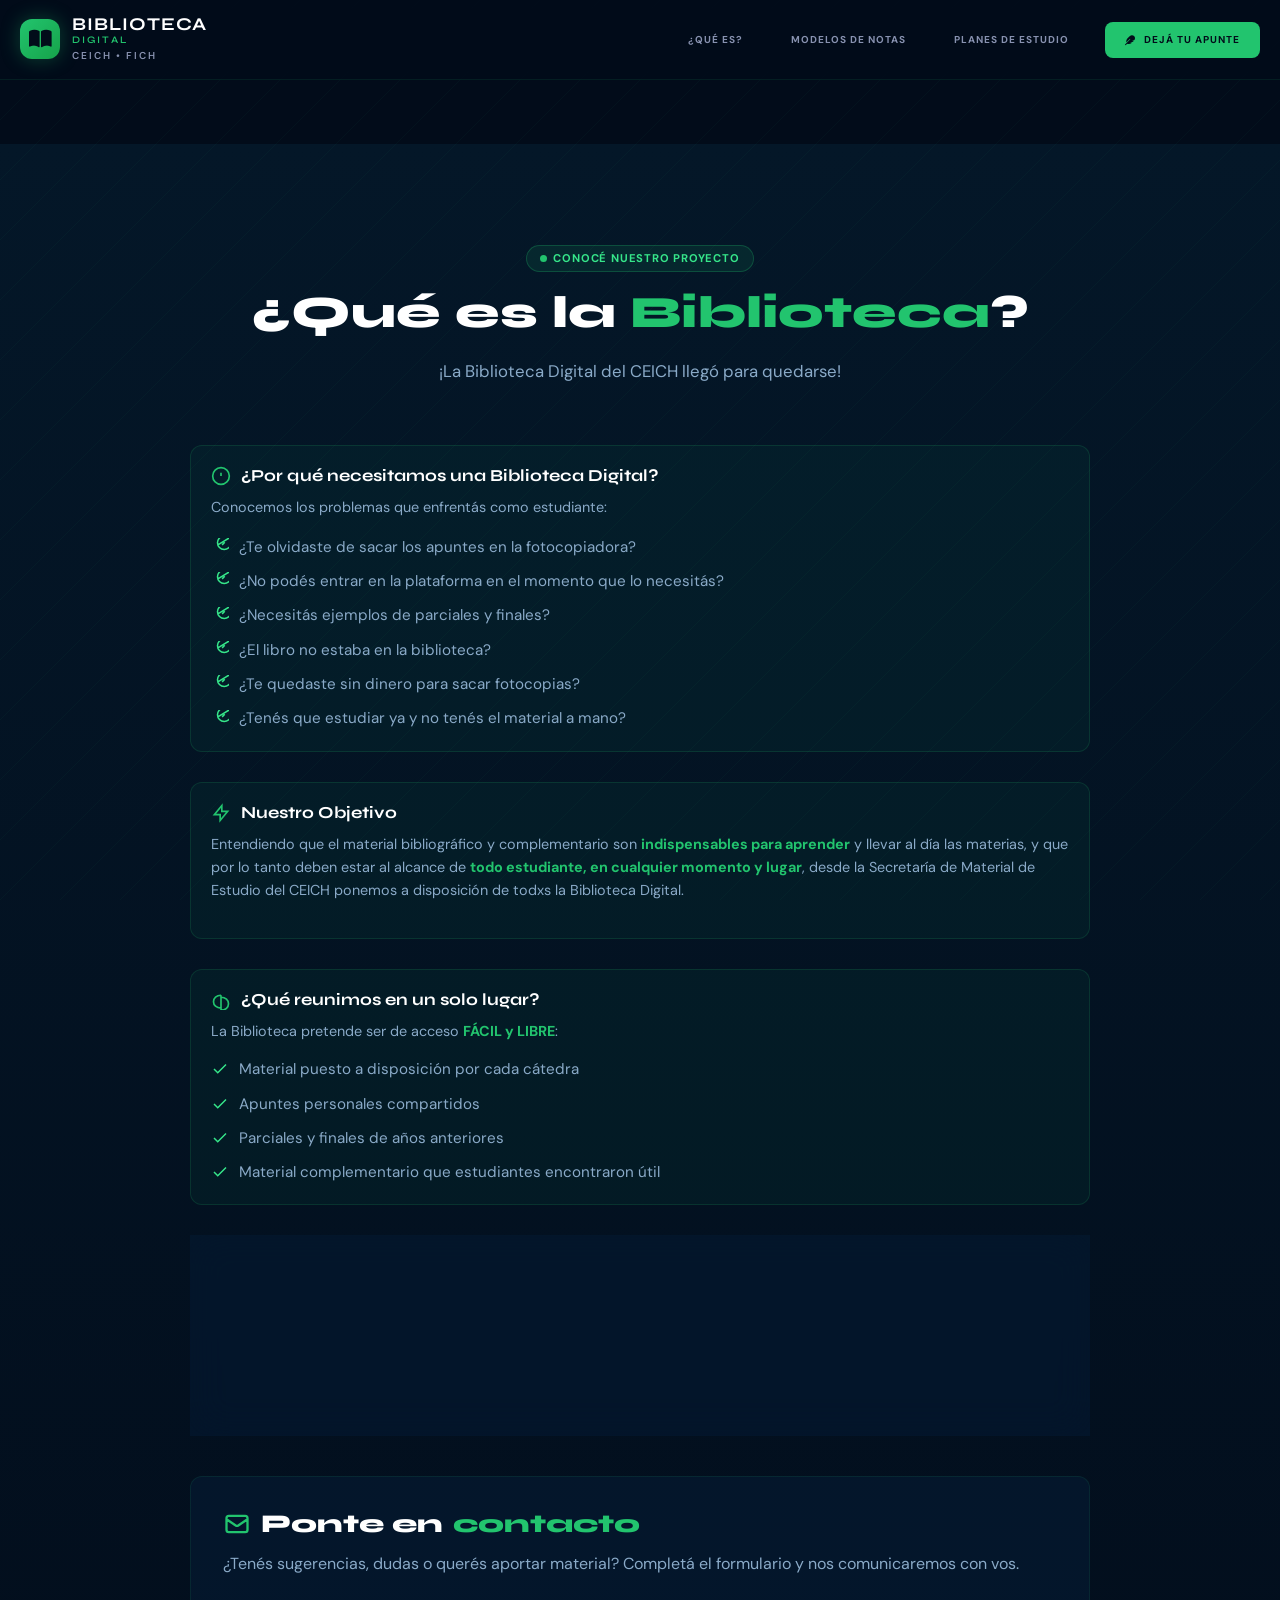
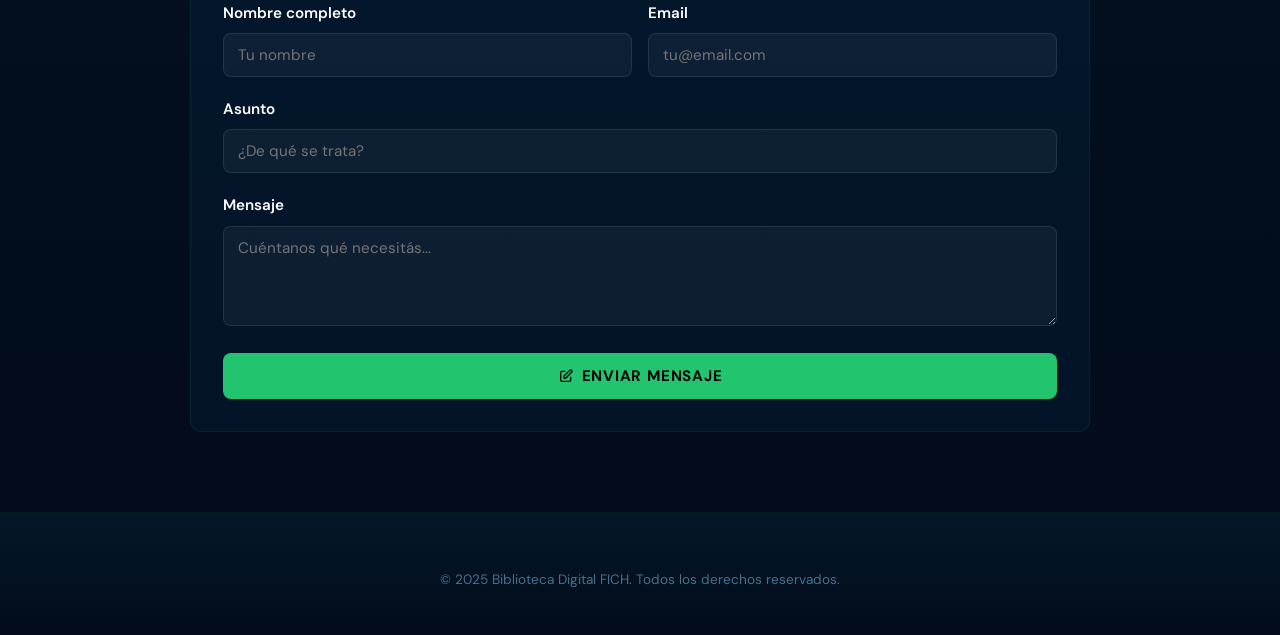
<file: pages/que_es_la_biblioteca.html>
<!DOCTYPE html>
<html lang="es">
<head>
    <meta charset="UTF-8">
    <meta name="viewport" content="width=device-width, initial-scale=1.0">
    <title>¿Qué es la Biblioteca? — Biblioteca Digital</title>
    <link href="https://cdnjs.cloudflare.com/ajax/libs/font-awesome/6.0.0/css/all.min.css" rel="stylesheet">
    <link href="https://fonts.googleapis.com/css2?family=DM+Sans:wght@400;500;700&family=Syne:wght@700;800&display=swap" rel="stylesheet">
    <!-- 1. Variables CSS -->
    <link rel="stylesheet" href="../css/variables.css">

    <!-- 2. Estilos globales -->
    <link rel="stylesheet" href="../css/global.css">

    <!-- 3. Navbar -->
    <link rel="stylesheet" href="../css/navbar.css">

    <!-- 4. Estilos específicos -->
    <link rel="stylesheet" href="../css/styles.css">

    <!-- 5. Formularios (si es necesario) -->
    <link rel="stylesheet" href="../css/forms.css">

    <!-- 6. Responsividad -->
    <link rel="stylesheet" href="../css/responsive.css">
</head>
<body>
    <!-- NAVBAR -->
    <nav>
        <div>
            <a href="../index.html">
                <div>
                    <i class="fas fa-book-open"></i>
                </div>
                <div>
                    <span>BIBLIOTECA <span>DIGITAL</span></span>
                    <span>CEICH • FICH</span>
                </div>
            </a>
            <div>
                <a href="que_es_la_biblioteca.html">¿Qué es?</a>
                <a href="modelos_notas_reglamento.html">Modelos de Notas</a>
                <a href="planes_estudio.html">Planes de Estudio</a>
                <a href="deja_apunte.html" style="background: #22c46e; color: #020c1a; padding: 10px 20px; border-radius: 8px; text-decoration: none; font-weight: 700; font-size: 10px; text-transform: uppercase; letter-spacing: 1px; transition: all .3s; display: flex; align-items: center; gap: 8px;">
                    <i class="fas fa-feather"></i> DEJÁ TU APUNTE
                </a>
            </div>
        </div>
    </nav>

<!-- MAIN CONTENT -->
<section style="padding:100px 20px 80px; background: linear-gradient(180deg, #041728 0%, #020c1a 100%); min-height:100vh; margin-top:64px;">
  <div class="grid-bg" style="position:absolute;inset:0;z-index:0;"></div>
  
  <div style="max-width:900px;margin:0 auto;position:relative;z-index:1;">
    
    <!-- HEADER -->
    <div style="margin-bottom:60px;text-align:center;">
      <div class="badge" style="margin:0 auto 16px;">
        <div class="pulse-dot"></div>
        Conocé nuestro proyecto
      </div>
      <h1 style="font-size:2.8rem;font-weight:800;color:#fff;line-height:1.1;margin-bottom:20px;font-family:'Syne',sans-serif;">
        ¿Qué es la <span style="color:var(--verde-500);">Biblioteca</span>?
      </h1>
      <p style="color:var(--text-soft);font-size:1.05rem;line-height:1.6;max-width:700px;margin:0 auto;">
        ¡La Biblioteca Digital del CEICH llegó para quedarse!
      </p>
    </div>

    <!-- PROBLEMAS QUE RESUELVE -->
    <div class="info-box">
      <h3>
        <svg xmlns="http://www.w3.org/2000/svg" fill="none" viewBox="0 0 24 24" stroke="currentColor" stroke-width="2"><circle cx="12" cy="12" r="10"/><path d="M12 8v4M12 16h.01"/></svg>
        ¿Por qué necesitamos una Biblioteca Digital?
      </h3>
      <p style="margin-bottom:16px;">Conocemos los problemas que enfrentás como estudiante:</p>
      <div style="display:flex;flex-direction:column;gap:10px;">
        <div style="display:flex;align-items:center;gap:10px;color:var(--text-soft);font-size:0.95rem;">
          <svg xmlns="http://www.w3.org/2000/svg" fill="none" viewBox="0 0 24 24" stroke="currentColor" stroke-width="2" style="width:18px;height:18px;color:var(--verde-400);flex-shrink:0;"><path d="M18.364 5.636l-3.536 3.536m9.172-9.172a9 9 0 11-12.728 12.728 9 9 0 0112.728-12.728zm0 0L9.172 9.172"/></svg>
          ¿Te olvidaste de sacar los apuntes en la fotocopiadora?
        </div>
        <div style="display:flex;align-items:center;gap:10px;color:var(--text-soft);font-size:0.95rem;">
          <svg xmlns="http://www.w3.org/2000/svg" fill="none" viewBox="0 0 24 24" stroke="currentColor" stroke-width="2" style="width:18px;height:18px;color:var(--verde-400);flex-shrink:0;"><path d="M18.364 5.636l-3.536 3.536m9.172-9.172a9 9 0 11-12.728 12.728 9 9 0 0112.728-12.728zm0 0L9.172 9.172"/></svg>
          ¿No podés entrar en la plataforma en el momento que lo necesitás?
        </div>
        <div style="display:flex;align-items:center;gap:10px;color:var(--text-soft);font-size:0.95rem;">
          <svg xmlns="http://www.w3.org/2000/svg" fill="none" viewBox="0 0 24 24" stroke="currentColor" stroke-width="2" style="width:18px;height:18px;color:var(--verde-400);flex-shrink:0;"><path d="M18.364 5.636l-3.536 3.536m9.172-9.172a9 9 0 11-12.728 12.728 9 9 0 0112.728-12.728zm0 0L9.172 9.172"/></svg>
          ¿Necesitás ejemplos de parciales y finales?
        </div>
        <div style="display:flex;align-items:center;gap:10px;color:var(--text-soft);font-size:0.95rem;">
          <svg xmlns="http://www.w3.org/2000/svg" fill="none" viewBox="0 0 24 24" stroke="currentColor" stroke-width="2" style="width:18px;height:18px;color:var(--verde-400);flex-shrink:0;"><path d="M18.364 5.636l-3.536 3.536m9.172-9.172a9 9 0 11-12.728 12.728 9 9 0 0112.728-12.728zm0 0L9.172 9.172"/></svg>
          ¿El libro no estaba en la biblioteca?
        </div>
        <div style="display:flex;align-items:center;gap:10px;color:var(--text-soft);font-size:0.95rem;">
          <svg xmlns="http://www.w3.org/2000/svg" fill="none" viewBox="0 0 24 24" stroke="currentColor" stroke-width="2" style="width:18px;height:18px;color:var(--verde-400);flex-shrink:0;"><path d="M18.364 5.636l-3.536 3.536m9.172-9.172a9 9 0 11-12.728 12.728 9 9 0 0112.728-12.728zm0 0L9.172 9.172"/></svg>
          ¿Te quedaste sin dinero para sacar fotocopias?
        </div>
        <div style="display:flex;align-items:center;gap:10px;color:var(--text-soft);font-size:0.95rem;">
          <svg xmlns="http://www.w3.org/2000/svg" fill="none" viewBox="0 0 24 24" stroke="currentColor" stroke-width="2" style="width:18px;height:18px;color:var(--verde-400);flex-shrink:0;"><path d="M18.364 5.636l-3.536 3.536m9.172-9.172a9 9 0 11-12.728 12.728 9 9 0 0112.728-12.728zm0 0L9.172 9.172"/></svg>
          ¿Tenés que estudiar ya y no tenés el material a mano?
        </div>
      </div>
    </div>

    <!-- OBJETIVO -->
    <div class="info-box">
      <h3>
        <svg xmlns="http://www.w3.org/2000/svg" fill="none" viewBox="0 0 24 24" stroke="currentColor" stroke-width="2"><path d="M13 10V3L4 14h7v7l9-11h-7z"/></svg>
        Nuestro Objetivo
      </h3>
      <p>
        Entendiendo que el material bibliográfico y complementario son <span style="color:var(--verde-500);font-weight:700;">indispensables para aprender</span> y llevar al día las materias, y que por lo tanto deben estar al alcance de <span style="color:var(--verde-500);font-weight:700;">todo estudiante, en cualquier momento y lugar</span>, desde la Secretaría de Material de Estudio del CEICH ponemos a disposición de todxs la Biblioteca Digital.
      </p>
    </div>

    <!-- QUÉ OFRECE -->
    <div class="info-box">
      <h3>
        <svg xmlns="http://www.w3.org/2000/svg" fill="none" viewBox="0 0 24 24" stroke="currentColor" stroke-width="2"><path d="M12 6.253v13m0-13C6.5 6.253 3 9.825 3 14s3.5 7.747 9 7.747m0-13c5.5 0 9 3.572 9 7.747m0 0c0 4.175-3.5 7.747-9 7.747m0 0V19m0 4v.002"/></svg>
        ¿Qué reunimos en un solo lugar?
      </h3>
      <p style="margin-bottom:14px;">La Biblioteca pretende ser de acceso <span style="color:var(--verde-500);font-weight:700;">FÁCIL y LIBRE</span>:</p>
      <div style="display:flex;flex-direction:column;gap:10px;">
        <div style="display:flex;align-items:center;gap:10px;color:var(--text-soft);font-size:0.95rem;">
          <svg xmlns="http://www.w3.org/2000/svg" fill="none" viewBox="0 0 24 24" stroke="currentColor" stroke-width="2" style="width:18px;height:18px;color:var(--verde-400);flex-shrink:0;"><polyline points="20 6 9 17 4 12"/></svg>
          Material puesto a disposición por cada cátedra
        </div>
        <div style="display:flex;align-items:center;gap:10px;color:var(--text-soft);font-size:0.95rem;">
          <svg xmlns="http://www.w3.org/2000/svg" fill="none" viewBox="0 0 24 24" stroke="currentColor" stroke-width="2" style="width:18px;height:18px;color:var(--verde-400);flex-shrink:0;"><polyline points="20 6 9 17 4 12"/></svg>
          Apuntes personales compartidos
        </div>
        <div style="display:flex;align-items:center;gap:10px;color:var(--text-soft);font-size:0.95rem;">
          <svg xmlns="http://www.w3.org/2000/svg" fill="none" viewBox="0 0 24 24" stroke="currentColor" stroke-width="2" style="width:18px;height:18px;color:var(--verde-400);flex-shrink:0;"><polyline points="20 6 9 17 4 12"/></svg>
          Parciales y finales de años anteriores
        </div>
        <div style="display:flex;align-items:center;gap:10px;color:var(--text-soft);font-size:0.95rem;">
          <svg xmlns="http://www.w3.org/2000/svg" fill="none" viewBox="0 0 24 24" stroke="currentColor" stroke-width="2" style="width:18px;height:18px;color:var(--verde-400);flex-shrink:0;"><polyline points="20 6 9 17 4 12"/></svg>
          Material complementario que estudiantes encontraron útil
        </div>
      </div>
    </div>

    <!-- CONSTRUCCIÓN COLECTIVA -->
    <div class="glass" style="border-left:4px solid var(--verde-500);padding:24px;margin-bottom:40px;">
      <h3 style="color:#fff;font-weight:700;margin-bottom:12px;font-family:'Syne',sans-serif;font-size:1.1rem;display:flex;align-items:center;gap:10px;">
        <svg xmlns="http://www.w3.org/2000/svg" fill="none" viewBox="0 0 24 24" stroke="currentColor" stroke-width="2" style="width:24px;height:24px;color:var(--verde-500);">
          <path d="M13 10V3L4 14h7v7l9-11h-7z"/>
        </svg>
        Construcción Colectiva
      </h3>
      <p style="color:var(--text-soft);line-height:1.7;margin-bottom:16px;">
        Este es un sitio en permanente <span style="color:var(--verde-500);font-weight:700;">CONSTRUCCIÓN COLECTIVA</span>. Si tenés material que creas que puede serle útil a otros estudiantes, ¡aportalo!
      </p>
      <a href="./deja_apunte.html" class="btn-verde" style="display:inline-flex;justify-content:center;gap:8px;">
        <svg xmlns="http://www.w3.org/2000/svg" fill="none" viewBox="0 0 24 24" stroke="currentColor" stroke-width="2" style="width:16px;height:16px;">
          <path d="M12 5v14m7-7H5"/>
        </svg>
        Aportar Material
      </a>
    </div>

    <!-- FORMULARIO DE CONTACTO -->
    <div style="background:rgba(13,51,96,.2);border:1px solid rgba(34,196,110,.1);border-radius:12px;padding:32px;margin-top:40px;" id="contacto">
      <h2 style="color:#fff;font-weight:800;margin-bottom:12px;font-family:'Syne',sans-serif;font-size:1.6rem;display:flex;align-items:center;gap:10px;">
        <svg xmlns="http://www.w3.org/2000/svg" fill="none" viewBox="0 0 24 24" stroke="currentColor" stroke-width="2" style="width:28px;height:28px;color:var(--verde-500);">
          <path d="M3 8l7.89 5.26a2 2 0 002.22 0L21 8M5 19h14a2 2 0 002-2V7a2 2 0 00-2-2H5a2 2 0 00-2 2v10a2 2 0 002 2z"/>
        </svg>
        Ponte en <span style="color:var(--verde-500);">contacto</span>
      </h2>
      <p style="color:var(--text-soft);margin-bottom:24px;line-height:1.6;">
        ¿Tenés sugerencias, dudas o querés aportar material? Completá el formulario y nos comunicaremos con vos.
      </p>

      <form id="contactoForm" onsubmit="enviarContacto(event)">
        <div style="display:grid;grid-template-columns:1fr 1fr;gap:16px;">
          <div class="form-group">
            <label>Nombre completo</label>
            <input type="text" name="nombre" placeholder="Tu nombre" required>
          </div>
          <div class="form-group">
            <label>Email</label>
            <input type="email" name="email" placeholder="tu@email.com" required>
          </div>
        </div>

        <div class="form-group">
          <label>Asunto</label>
          <input type="text" name="asunto" placeholder="¿De qué se trata?" required>
        </div>

        <div class="form-group">
          <label>Mensaje</label>
          <textarea name="mensaje" placeholder="Cuéntanos qué necesitás..." required></textarea>
        </div>

        <button type="submit" class="btn-submit" style="width:100%;display:flex;align-items:center;justify-content:center;gap:8px;">
          <svg xmlns="http://www.w3.org/2000/svg" fill="none" viewBox="0 0 24 24" stroke="currentColor" stroke-width="2" style="width:16px;height:16px;">
            <path d="M11 5H6a2 2 0 00-2 2v11a2 2 0 002 2h11a2 2 0 002-2v-5m-1.414-9.414a2 2 0 112.828 2.828L11.828 15H9v-2.828l8.586-8.586z"/>
          </svg>
          Enviar Mensaje
        </button>
      </form>
    </div>

  </div>
</section>

<!-- FOOTER -->
<footer style="background:linear-gradient(180deg,#041728,#020c1a);border-top:1px solid rgba(34,196,110,.08);padding:56px 20px 28px;">
  <div style="max-width:1280px;margin:0 auto;text-align:center;">
    <p style="color:var(--text-muted);font-size:.85rem;">© 2025 Biblioteca Digital FICH. Todos los derechos reservados.</p>
  </div>
</footer>

<script src="../js/script.js" defer></script>
</body>
</html>
</file>
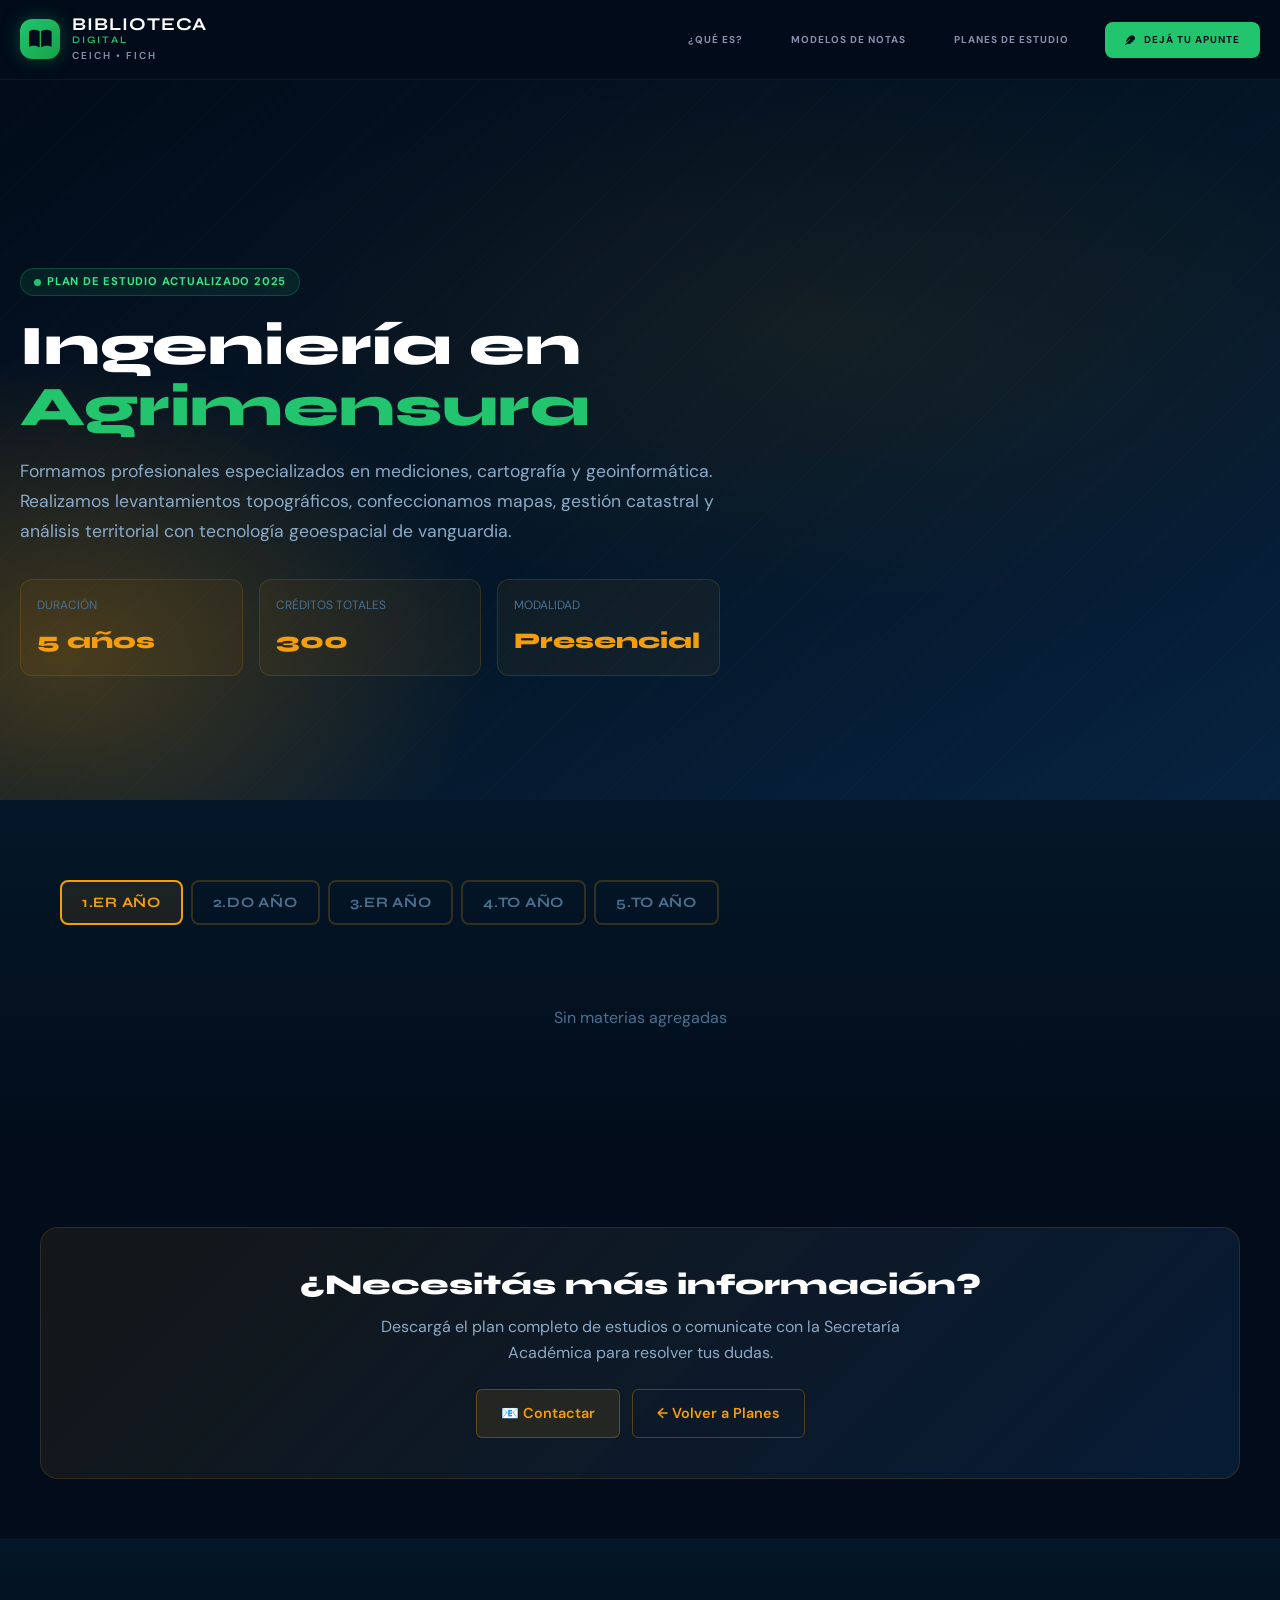
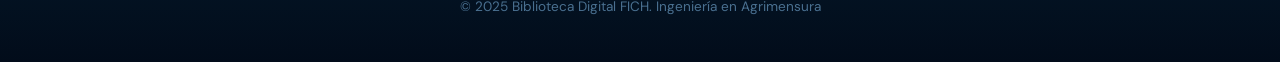
<file: pages/carreras/ing_agrimensura.html>
<!DOCTYPE html>
<html lang="es">
<head>
    <meta charset="UTF-8">
    <meta name="viewport" content="width=device-width, initial-scale=1.0">
    <title>Ingeniería en Agrimensura — Biblioteca Digital</title>
    <link href="https://cdnjs.cloudflare.com/ajax/libs/font-awesome/6.0.0/css/all.min.css" rel="stylesheet">
    <link href="https://fonts.googleapis.com/css2?family=DM+Sans:wght@400;500;700&family=Syne:wght@700;800&display=swap" rel="stylesheet">

        <!-- 1. Variables CSS -->
    <link rel="stylesheet" href="../../css/variables.css">

    <!-- 2. Estilos globales -->
    <link rel="stylesheet" href="../../css/global.css">

    <!-- 3. Navbar -->
    <link rel="stylesheet" href="../../css/navbar.css">

    <!-- 4. Estilos específicos -->
    <link rel="stylesheet" href="../../css/styles.css">

    <!-- 5. Formularios (si es necesario) -->
    <link rel="stylesheet" href="../../css/forms.css">

    <!-- 6. Responsividad -->
    <link rel="stylesheet" href="../../css/responsive.css">
</head>
<body>
    <!-- NAVBAR -->
    <nav>
        <div>
            <a href="../../index.html">
                <div>
                    <i class="fas fa-book-open"></i>
                </div>
                <div>
                    <span>BIBLIOTECA <span>DIGITAL</span></span>
                    <span>CEICH • FICH</span>
                </div>
            </a>
            <div>
                <a href="../que_es_la_biblioteca.html">¿Qué es?</a>
                <a href="../modelos_notas_reglamento.html">Modelos de Notas</a>
                <a href="../planes_estudio.html">Planes de Estudio</a>
                <a href="../deja_apunte.html" style="background: #22c46e; color: #020c1a; padding: 10px 20px; border-radius: 8px; text-decoration: none; font-weight: 700; font-size: 10px; text-transform: uppercase; letter-spacing: 1px; transition: all .3s; display: flex; align-items: center; gap: 8px;">
                    <i class="fas fa-feather"></i> DEJÁ TU APUNTE
                </a>
            </div>
        </div>
    </nav>

<!-- ╔═════════════════════════════════════════╗
     ║  HERO SECTION                           ║
╚═════════════════════════════════════════╝ -->
<section style="
  min-height:80vh;
  display:flex;align-items:center;
  position:relative;overflow:hidden;
  padding-top:64px;
  background:
    radial-gradient(ellipse 70% 55% at 65% 35%, rgba(245,158,11,.065) 0%, transparent 70%),
    radial-gradient(ellipse 55% 70% at 5% 80%, rgba(245,158,11,.25) 0%, transparent 60%),
    linear-gradient(155deg, #020c1a 0%, #041728 55%, #072240 100%);
">
  <div class="grid-bg" style="position:absolute;inset:0;z-index:0;"></div>

  <div style="width:100%;position:relative;z-index:1;max-width:1280px;margin:0 auto;padding:80px 20px;">
    <div style="max-width:800px;">
      <div class="fade-up d1" style="margin-bottom:20px;">
        <div class="badge" style="display:inline-flex;">
          <div class="pulse-dot"></div>
          Plan de Estudio Actualizado 2025
        </div>
      </div>

      <h1 class="fade-up d2" style="font-size:clamp(2.2rem,5vw,3.5rem);font-weight:800;color:#fff;line-height:1.08;margin-bottom:20px;font-family:'Syne',sans-serif;">
        Ingeniería en <span style="color:var(--verde-500);">Agrimensura</span>
      </h1>

      <p class="fade-up d3" style="color:var(--text-soft);font-size:1.1rem;line-height:1.7;margin-bottom:32px;max-width:700px;">
        Formamos profesionales especializados en mediciones, cartografía y geoinformática. Realizamos levantamientos topográficos, confeccionamos mapas, gestión catastral y análisis territorial con tecnología geoespacial de vanguardia.
      </p>

      <div class="fade-up d4" style="display:grid;grid-template-columns:repeat(auto-fit,minmax(180px,1fr));gap:16px;max-width:700px;">
        <div style="background:rgba(245,158,11,.05);border:1px solid rgba(245,158,11,.15);border-radius:12px;padding:16px;">
          <div style="color:var(--text-muted);font-size:.75rem;margin-bottom:8px;text-transform:uppercase;">Duración</div>
          <div style="font-family:'Syne',sans-serif;font-weight:800;color:#f59e0b;font-size:1.4rem;">5 años</div>
        </div>
        <div style="background:rgba(245,158,11,.05);border:1px solid rgba(245,158,11,.15);border-radius:12px;padding:16px;">
          <div style="color:var(--text-muted);font-size:.75rem;margin-bottom:8px;text-transform:uppercase;">Créditos Totales</div>
          <div style="font-family:'Syne',sans-serif;font-weight:800;color:#f59e0b;font-size:1.4rem;">300</div>
        </div>
        <div style="background:rgba(245,158,11,.05);border:1px solid rgba(245,158,11,.15);border-radius:12px;padding:16px;">
          <div style="color:var(--text-muted);font-size:.75rem;margin-bottom:8px;text-transform:uppercase;">Modalidad</div>
          <div style="font-family:'Syne',sans-serif;font-weight:800;color:#f59e0b;font-size:1.4rem;">Presencial</div>
        </div>
      </div>
    </div>
  </div>
</section>

<!-- ╔═════════════════════════════════════════╗
     ║  PLAN DE ESTUDIO                        ║
╚═════════════════════════════════════════╝ -->
<section style="padding:80px 0;background:linear-gradient(180deg,#041728,#020c1a);">
  <div style="max-width:1200px;margin:0 auto;padding:0 20px;">

    <!-- TABS -->
    <div class="reveal" style="display:flex;gap:8px;margin-bottom:40px;flex-wrap:wrap;">
      <button onclick="mostrarAno(1)" id="tab-1" class="tab-button active" style="
        padding:12px 20px;
        border-radius:8px;
        border:2px solid #f59e0b;
        background:rgba(245,158,11,.1);
        color:#f59e0b;
        font-weight:700;
        font-size:.9rem;
        cursor:pointer;
        transition:all .3s ease;
        font-family:'Syne',sans-serif;
      ">1.er Año</button>

      <button onclick="mostrarAno(2)" id="tab-2" class="tab-button" style="
        padding:12px 20px;
        border-radius:8px;
        border:2px solid rgba(245,158,11,.2);
        background:transparent;
        color:var(--text-muted);
        font-weight:700;
        font-size:.9rem;
        cursor:pointer;
        transition:all .3s ease;
        font-family:'Syne',sans-serif;
      ">2.do Año</button>

      <button onclick="mostrarAno(3)" id="tab-3" class="tab-button" style="
        padding:12px 20px;
        border-radius:8px;
        border:2px solid rgba(245,158,11,.2);
        background:transparent;
        color:var(--text-muted);
        font-weight:700;
        font-size:.9rem;
        cursor:pointer;
        transition:all .3s ease;
        font-family:'Syne',sans-serif;
      ">3.er Año</button>

      <button onclick="mostrarAno(4)" id="tab-4" class="tab-button" style="
        padding:12px 20px;
        border-radius:8px;
        border:2px solid rgba(245,158,11,.2);
        background:transparent;
        color:var(--text-muted);
        font-weight:700;
        font-size:.9rem;
        cursor:pointer;
        transition:all .3s ease;
        font-family:'Syne',sans-serif;
      ">4.to Año</button>

      <button onclick="mostrarAno(5)" id="tab-5" class="tab-button" style="
        padding:12px 20px;
        border-radius:8px;
        border:2px solid rgba(245,158,11,.2);
        background:transparent;
        color:var(--text-muted);
        font-weight:700;
        font-size:.9rem;
        cursor:pointer;
        transition:all .3s ease;
        font-family:'Syne',sans-serif;
      ">5.to Año</button>
    </div>

    <!-- CONTENIDO POR AÑO -->
    <div id="ano-1" class="ano-content reveal">
      <!-- 1ER CUATRIMESTRE -->
      <div style="margin-bottom:40px;">
        <div style="display:flex;align-items:center;gap:12px;margin-bottom:20px;">
          <div style="width:4px;height:24px;background:linear-gradient(135deg,#f59e0b,#d97706);border-radius:2px;"></div>
          <h2 style="color:#fff;font-size:1.3rem;font-weight:700;font-family:'Syne',sans-serif;">Primer Cuatrimestre</h2>
        </div>

        <div style="display:grid;grid-template-columns:repeat(auto-fill,minmax(280px,1fr));gap:12px;">
          <div class="materia-card">
            <div style="display:flex;align-items:flex-start;justify-content:space-between;margin-bottom:12px;">
              <h3 style="color:#fff;font-weight:700;font-size:.95rem;">Comunicación Técnica</h3>
              <svg width="20" height="20" viewBox="0 0 24 24" fill="none" stroke="#f59e0b" stroke-width="2">
                <path d="M21 15a2 2 0 0 1-2 2H7l-4 4V5a2 2 0 0 1 2-2h14a2 2 0 0 1 2 2z"></path>
              </svg>
            </div>
            <p style="color:var(--text-muted);font-size:.8rem;">Redacción y presentación técnica</p>
          </div>

          <div class="materia-card">
            <div style="display:flex;align-items:flex-start;justify-content:space-between;margin-bottom:12px;">
              <h3 style="color:#fff;font-weight:700;font-size:.95rem;">Matemática Básica</h3>
              <svg width="20" height="20" viewBox="0 0 24 24" fill="none" stroke="#f59e0b" stroke-width="2">
                <polyline points="22 12 18 12 15 21 9 3 6 12 2 12"></polyline>
              </svg>
            </div>
            <p style="color:var(--text-muted);font-size:.8rem;">Fundamentos matemáticos</p>
          </div>

          <div class="materia-card">
            <div style="display:flex;align-items:flex-start;justify-content:space-between;margin-bottom:12px;">
              <h3 style="color:#fff;font-weight:700;font-size:.95rem;">Química General</h3>
              <svg width="20" height="20" viewBox="0 0 24 24" fill="none" stroke="#f59e0b" stroke-width="2">
                <circle cx="12" cy="12" r="1"/><circle cx="19" cy="12" r="1"/><circle cx="5" cy="12" r="1"/><path d="M12 5v14M5 19l7-14M19 19l-7-14"/>
              </svg>
            </div>
            <p style="color:var(--text-muted);font-size:.8rem;">Principios de química</p>
          </div>

          <div class="materia-card">
            <div style="display:flex;align-items:flex-start;justify-content:space-between;margin-bottom:12px;">
              <h3 style="color:#fff;font-weight:700;font-size:.95rem;">Topografía General</h3>
              <svg width="20" height="20" viewBox="0 0 24 24" fill="none" stroke="#f59e0b" stroke-width="2">
                <path d="M4 4h16v16H4z"/><path d="M9 9h6v6H9z"/>
              </svg>
            </div>
            <p style="color:var(--text-muted);font-size:.8rem;">Introducción a la topografía</p>
          </div>
        </div>
      </div>

      <!-- 2DO CUATRIMESTRE -->
      <div>
        <div style="display:flex;align-items:center;gap:12px;margin-bottom:20px;">
          <div style="width:4px;height:24px;background:linear-gradient(135deg,#f59e0b,#d97706);border-radius:2px;"></div>
          <h2 style="color:#fff;font-size:1.3rem;font-weight:700;font-family:'Syne',sans-serif;">Segundo Cuatrimestre</h2>
        </div>

        <div style="display:grid;grid-template-columns:repeat(auto-fill,minmax(280px,1fr));gap:12px;">
          <div class="materia-card">
            <div style="display:flex;align-items:flex-start;justify-content:space-between;margin-bottom:12px;">
              <h3 style="color:#fff;font-weight:700;font-size:.95rem;">Álgebra Lineal</h3>
              <svg width="20" height="20" viewBox="0 0 24 24" fill="none" stroke="#f59e0b" stroke-width="2">
                <rect x="3" y="3" width="7" height="7"></rect><rect x="14" y="3" width="7" height="7"></rect><rect x="14" y="14" width="7" height="7"></rect><rect x="3" y="14" width="7" height="7"></rect>
              </svg>
            </div>
            <p style="color:var(--text-muted);font-size:.8rem;">Matrices y vectores</p>
          </div>

          <div class="materia-card">
            <div style="display:flex;align-items:flex-start;justify-content:space-between;margin-bottom:12px;">
              <h3 style="color:#fff;font-weight:700;font-size:.95rem;">Cálculo con Geometría Analítica</h3>
              <svg width="20" height="20" viewBox="0 0 24 24" fill="none" stroke="#f59e0b" stroke-width="2">
                <polyline points="22 12 18 12 15 21 9 3 6 12 2 12"></polyline>
              </svg>
            </div>
            <p style="color:var(--text-muted);font-size:.8rem;">Cálculo y geometría</p>
          </div>

          <div class="materia-card">
            <div style="display:flex;align-items:flex-start;justify-content:space-between;margin-bottom:12px;">
              <h3 style="color:#fff;font-weight:700;font-size:.95rem;">Comunicación Técnica</h3>
              <svg width="20" height="20" viewBox="0 0 24 24" fill="none" stroke="#f59e0b" stroke-width="2">
                <path d="M21 15a2 2 0 0 1-2 2H7l-4 4V5a2 2 0 0 1 2-2h14a2 2 0 0 1 2 2z"></path>
              </svg>
            </div>
            <p style="color:var(--text-muted);font-size:.8rem;">Redacción y presentación</p>
          </div>

          <div class="materia-card">
            <div style="display:flex;align-items:flex-start;justify-content:space-between;margin-bottom:12px;">
              <h3 style="color:#fff;font-weight:700;font-size:.95rem;">Topografía General</h3>
              <svg width="20" height="20" viewBox="0 0 24 24" fill="none" stroke="#f59e0b" stroke-width="2">
                <path d="M4 4h16v16H4z"/><path d="M9 9h6v6H9z"/>
              </svg>
            </div>
            <p style="color:var(--text-muted);font-size:.8rem;">Topografía avanzada</p>
          </div>
        </div>
      </div>
    </div>

    <!-- AÑO 2 -->
    <div id="ano-2" class="ano-content reveal" style="display:none;">
      <!-- 1ER CUATRIMESTRE -->
      <div style="margin-bottom:40px;">
        <div style="display:flex;align-items:center;gap:12px;margin-bottom:20px;">
          <div style="width:4px;height:24px;background:linear-gradient(135deg,#f59e0b,#d97706);border-radius:2px;"></div>
          <h2 style="color:#fff;font-size:1.3rem;font-weight:700;font-family:'Syne',sans-serif;">Primer Cuatrimestre</h2>
        </div>

        <div style="display:grid;grid-template-columns:repeat(auto-fill,minmax(280px,1fr));gap:12px;">
          <div class="materia-card"><div style="display:flex;align-items:flex-start;justify-content:space-between;margin-bottom:12px;"><h3 style="color:#fff;font-weight:700;font-size:.95rem;">Cálculo con Métodos Numéricos</h3><svg width="20" height="20" viewBox="0 0 24 24" fill="none" stroke="#f59e0b" stroke-width="2"><polyline points="22 12 18 12 15 21 9 3 6 12 2 12"></polyline></svg></div><p style="color:var(--text-muted);font-size:.8rem;">Métodos computacionales</p></div>
          <div class="materia-card"><div style="display:flex;align-items:flex-start;justify-content:space-between;margin-bottom:12px;"><h3 style="color:#fff;font-weight:700;font-size:.95rem;">Ciencia, Tecnología y Sociedad</h3><svg width="20" height="20" viewBox="0 0 24 24" fill="none" stroke="#f59e0b" stroke-width="2"><path d="M21 15a2 2 0 0 1-2 2H7l-4 4V5a2 2 0 0 1 2-2h14a2 2 0 0 1 2 2z"></path></svg></div><p style="color:var(--text-muted);font-size:.8rem;">Impacto sociotecnológico</p></div>
          <div class="materia-card"><div style="display:flex;align-items:flex-start;justify-content:space-between;margin-bottom:12px;"><h3 style="color:#fff;font-weight:700;font-size:.95rem;">Física I</h3><svg width="20" height="20" viewBox="0 0 24 24" fill="none" stroke="#f59e0b" stroke-width="2"><circle cx="12" cy="12" r="5"/><line x1="12" y1="1" x2="12" y2="3"/><line x1="12" y1="21" x2="12" y2="23"/><line x1="4.22" y1="4.22" x2="5.64" y2="5.64"/><line x1="18.36" y1="18.36" x2="19.78" y2="19.78"/><line x1="1" y1="12" x2="3" y2="12"/><line x1="21" y1="12" x2="23" y2="12"/><line x1="4.22" y1="19.78" x2="5.64" y2="18.36"/><line x1="18.36" y1="5.64" x2="19.78" y2="4.22"/></svg></div><p style="color:var(--text-muted);font-size:.8rem;">Mecánica clásica</p></div>
          <div class="materia-card"><div style="display:flex;align-items:flex-start;justify-content:space-between;margin-bottom:12px;"><h3 style="color:#fff;font-weight:700;font-size:.95rem;">Topografía Aplicada I</h3><svg width="20" height="20" viewBox="0 0 24 24" fill="none" stroke="#f59e0b" stroke-width="2"><path d="M4 4h16v16H4z"/><path d="M9 9h6v6H9z"/></svg></div><p style="color:var(--text-muted);font-size:.8rem;">Aplicaciones topográficas</p></div>
        </div>
      </div>

      <!-- 2DO CUATRIMESTRE -->
      <div>
        <div style="display:flex;align-items:center;gap:12px;margin-bottom:20px;">
          <div style="width:4px;height:24px;background:linear-gradient(135deg,#f59e0b,#d97706);border-radius:2px;"></div>
          <h2 style="color:#fff;font-size:1.3rem;font-weight:700;font-family:'Syne',sans-serif;">Segundo Cuatrimestre</h2>
        </div>

        <div style="display:grid;grid-template-columns:repeat(auto-fill,minmax(280px,1fr));gap:12px;">
          <div class="materia-card"><div style="display:flex;align-items:flex-start;justify-content:space-between;margin-bottom:12px;"><h3 style="color:#fff;font-weight:700;font-size:.95rem;">Física II</h3><svg width="20" height="20" viewBox="0 0 24 24" fill="none" stroke="#f59e0b" stroke-width="2"><circle cx="12" cy="12" r="5"/><line x1="12" y1="1" x2="12" y2="3"/><line x1="12" y1="21" x2="12" y2="23"/><line x1="4.22" y1="4.22" x2="5.64" y2="5.64"/><line x1="18.36" y1="18.36" x2="19.78" y2="19.78"/><line x1="1" y1="12" x2="3" y2="12"/><line x1="21" y1="12" x2="23" y2="12"/><line x1="4.22" y1="19.78" x2="5.64" y2="18.36"/><line x1="18.36" y1="5.64" x2="19.78" y2="4.22"/></svg></div><p style="color:var(--text-muted);font-size:.8rem;">Electromagnetismo</p></div>
          <div class="materia-card"><div style="display:flex;align-items:flex-start;justify-content:space-between;margin-bottom:12px;"><h3 style="color:#fff;font-weight:700;font-size:.95rem;">Estadística</h3><svg width="20" height="20" viewBox="0 0 24 24" fill="none" stroke="#f59e0b" stroke-width="2"><polyline points="22 12 18 12 15 21 9 3 6 12 2 12"></polyline></svg></div><p style="color:var(--text-muted);font-size:.8rem;">Análisis estadístico</p></div>
          <div class="materia-card"><div style="display:flex;align-items:flex-start;justify-content:space-between;margin-bottom:12px;"><h3 style="color:#fff;font-weight:700;font-size:.95rem;">Introducción a la Cartografía</h3><svg width="20" height="20" viewBox="0 0 24 24" fill="none" stroke="#f59e0b" stroke-width="2"><rect x="3" y="3" width="7" height="7"></rect><rect x="14" y="3" width="7" height="7"></rect><rect x="14" y="14" width="7" height="7"></rect><rect x="3" y="14" width="7" height="7"></rect></svg></div><p style="color:var(--text-muted);font-size:.8rem;">Fundamentos cartográficos</p></div>
          <div class="materia-card"><div style="display:flex;align-items:flex-start;justify-content:space-between;margin-bottom:12px;"><h3 style="color:#fff;font-weight:700;font-size:.95rem;">Topografía Aplicada II</h3><svg width="20" height="20" viewBox="0 0 24 24" fill="none" stroke="#f59e0b" stroke-width="2"><path d="M4 4h16v16H4z"/><path d="M9 9h6v6H9z"/></svg></div><p style="color:var(--text-muted);font-size:.8rem;">Aplicaciones avanzadas</p></div>
        </div>
      </div>
    </div>

    <!-- AÑO 3 -->
    <div id="ano-3" class="ano-content reveal" style="display:none;">
      <!-- 1ER CUATRIMESTRE -->
      <div style="margin-bottom:40px;">
        <div style="display:flex;align-items:center;gap:12px;margin-bottom:20px;">
          <div style="width:4px;height:24px;background:linear-gradient(135deg,#f59e0b,#d97706);border-radius:2px;"></div>
          <h2 style="color:#fff;font-size:1.3rem;font-weight:700;font-family:'Syne',sans-serif;">Primer Cuatrimestre</h2>
        </div>

        <div style="display:grid;grid-template-columns:repeat(auto-fill,minmax(280px,1fr));gap:12px;">
          <div class="materia-card"><div style="display:flex;align-items:flex-start;justify-content:space-between;margin-bottom:12px;"><h3 style="color:#fff;font-weight:700;font-size:.95rem;">Agrimensura Legal I</h3><svg width="20" height="20" viewBox="0 0 24 24" fill="none" stroke="#f59e0b" stroke-width="2"><path d="M21 15a2 2 0 0 1-2 2H7l-4 4V5a2 2 0 0 1 2-2h14a2 2 0 0 1 2 2z"></path></svg></div><p style="color:var(--text-muted);font-size:.8rem;">Aspectos legales</p></div>
          <div class="materia-card"><div style="display:flex;align-items:flex-start;justify-content:space-between;margin-bottom:12px;"><h3 style="color:#fff;font-weight:700;font-size:.95rem;">Fotogrametría</h3><svg width="20" height="20" viewBox="0 0 24 24" fill="none" stroke="#f59e0b" stroke-width="2"><rect x="3" y="3" width="18" height="18" rx="2" ry="2"/><circle cx="12" cy="12" r="3"/></svg></div><p style="color:var(--text-muted);font-size:.8rem;">Técnicas fotogramétricas</p></div>
          <div class="materia-card"><div style="display:flex;align-items:flex-start;justify-content:space-between;margin-bottom:12px;"><h3 style="color:#fff;font-weight:700;font-size:.95rem;">Geomorfología</h3><svg width="20" height="20" viewBox="0 0 24 24" fill="none" stroke="#f59e0b" stroke-width="2"><path d="M12 2C6.48 2 2 6.48 2 12s4.48 10 10 10 10-4.48 10-10S17.52 2 12 2z"/></svg></div><p style="color:var(--text-muted);font-size:.8rem;">Formas del terreno</p></div>
          <div class="materia-card"><div style="display:flex;align-items:flex-start;justify-content:space-between;margin-bottom:12px;"><h3 style="color:#fff;font-weight:700;font-size:.95rem;">Teoría de Errores</h3><svg width="20" height="20" viewBox="0 0 24 24" fill="none" stroke="#f59e0b" stroke-width="2"><polyline points="22 12 18 12 15 21 9 3 6 12 2 12"></polyline></svg></div><p style="color:var(--text-muted);font-size:.8rem;">Análisis de precisión</p></div>
        </div>
      </div>

      <!-- 2DO CUATRIMESTRE -->
      <div>
        <div style="display:flex;align-items:center;gap:12px;margin-bottom:20px;">
          <div style="width:4px;height:24px;background:linear-gradient(135deg,#f59e0b,#d97706);border-radius:2px;"></div>
          <h2 style="color:#fff;font-size:1.3rem;font-weight:700;font-family:'Syne',sans-serif;">Segundo Cuatrimestre</h2>
        </div>

        <div style="display:grid;grid-template-columns:repeat(auto-fill,minmax(280px,1fr));gap:12px;">
          <div class="materia-card"><div style="display:flex;align-items:flex-start;justify-content:space-between;margin-bottom:12px;"><h3 style="color:#fff;font-weight:700;font-size:.95rem;">Agrimensura Legal II</h3><svg width="20" height="20" viewBox="0 0 24 24" fill="none" stroke="#f59e0b" stroke-width="2"><path d="M21 15a2 2 0 0 1-2 2H7l-4 4V5a2 2 0 0 1 2-2h14a2 2 0 0 1 2 2z"></path></svg></div><p style="color:var(--text-muted);font-size:.8rem;">Marco legal avanzado</p></div>
          <div class="materia-card"><div style="display:flex;align-items:flex-start;justify-content:space-between;margin-bottom:12px;"><h3 style="color:#fff;font-weight:700;font-size:.95rem;">Geodesia</h3><svg width="20" height="20" viewBox="0 0 24 24" fill="none" stroke="#f59e0b" stroke-width="2"><path d="M12 2C6.48 2 2 6.48 2 12s4.48 10 10 10 10-4.48 10-10S17.52 2 12 2z"/></svg></div><p style="color:var(--text-muted);font-size:.8rem;">Geometría de la Tierra</p></div>
          <div class="materia-card"><div style="display:flex;align-items:flex-start;justify-content:space-between;margin-bottom:12px;"><h3 style="color:#fff;font-weight:700;font-size:.95rem;">Geografía Física</h3><svg width="20" height="20" viewBox="0 0 24 24" fill="none" stroke="#f59e0b" stroke-width="2"><path d="M12 2C6.48 2 2 6.48 2 12s4.48 10 10 10 10-4.48 10-10S17.52 2 12 2z"/></svg></div><p style="color:var(--text-muted);font-size:.8rem;">Geografía y territorio</p></div>
          <div class="materia-card"><div style="display:flex;align-items:flex-start;justify-content:space-between;margin-bottom:12px;"><h3 style="color:#fff;font-weight:700;font-size:.95rem;">Introducción a la Informática y SIG</h3><svg width="20" height="20" viewBox="0 0 24 24" fill="none" stroke="#f59e0b" stroke-width="2"><polyline points="16 18 22 12 16 6"></polyline><polyline points="8 6 2 12 8 18"></polyline></svg></div><p style="color:var(--text-muted);font-size:.8rem;">Sistemas de información</p></div>
        </div>
      </div>
    </div>

    <!-- AÑO 4 -->
    <div id="ano-4" class="ano-content reveal" style="display:none;">
      <!-- 1ER CUATRIMESTRE -->
      <div style="margin-bottom:40px;">
        <div style="display:flex;align-items:center;gap:12px;margin-bottom:20px;">
          <div style="width:4px;height:24px;background:linear-gradient(135deg,#f59e0b,#d97706);border-radius:2px;"></div>
          <h2 style="color:#fff;font-size:1.3rem;font-weight:700;font-family:'Syne',sans-serif;">Primer Cuatrimestre</h2>
        </div>

        <div style="display:grid;grid-template-columns:repeat(auto-fill,minmax(280px,1fr));gap:12px;">
          <div class="materia-card"><div style="display:flex;align-items:flex-start;justify-content:space-between;margin-bottom:12px;"><h3 style="color:#fff;font-weight:700;font-size:.95rem;">Economía y Costos</h3><svg width="20" height="20" viewBox="0 0 24 24" fill="none" stroke="#f59e0b" stroke-width="2"><path d="M12 1v22M17 5H9.5a3.5 3.5 0 0 0 0 7h5a3.5 3.5 0 0 1 0 7H6"/></svg></div><p style="color:var(--text-muted);font-size:.8rem;">Análisis económico</p></div>
          <div class="materia-card"><div style="display:flex;align-items:flex-start;justify-content:space-between;margin-bottom:12px;"><h3 style="color:#fff;font-weight:700;font-size:.95rem;">Interpretación de Imágenes</h3><svg width="20" height="20" viewBox="0 0 24 24" fill="none" stroke="#f59e0b" stroke-width="2"><rect x="3" y="3" width="18" height="18" rx="2" ry="2"/><circle cx="12" cy="12" r="3"/></svg></div><p style="color:var(--text-muted);font-size:.8rem;">Análisis de imágenes</p></div>
          <div class="materia-card"><div style="display:flex;align-items:flex-start;justify-content:space-between;margin-bottom:12px;"><h3 style="color:#fff;font-weight:700;font-size:.95rem;">Mensura</h3><svg width="20" height="20" viewBox="0 0 24 24" fill="none" stroke="#f59e0b" stroke-width="2"><path d="M4 4h16v16H4z"/><path d="M9 9h6v6H9z"/></svg></div><p style="color:var(--text-muted);font-size:.8rem;">Técnicas de medición</p></div>
          <div class="materia-card"><div style="display:flex;align-items:flex-start;justify-content:space-between;margin-bottom:12px;"><h3 style="color:#fff;font-weight:700;font-size:.95rem;">Representaciones Cartográficas</h3><svg width="20" height="20" viewBox="0 0 24 24" fill="none" stroke="#f59e0b" stroke-width="2"><rect x="3" y="3" width="7" height="7"></rect><rect x="14" y="3" width="7" height="7"></rect><rect x="14" y="14" width="7" height="7"></rect><rect x="3" y="14" width="7" height="7"></rect></svg></div><p style="color:var(--text-muted);font-size:.8rem;">Representación de mapas</p></div>
        </div>
      </div>

      <!-- 2DO CUATRIMESTRE -->
      <div>
        <div style="display:flex;align-items:center;gap:12px;margin-bottom:20px;">
          <div style="width:4px;height:24px;background:linear-gradient(135deg,#f59e0b,#d97706);border-radius:2px;"></div>
          <h2 style="color:#fff;font-size:1.3rem;font-weight:700;font-family:'Syne',sans-serif;">Segundo Cuatrimestre</h2>
        </div>

        <div style="display:grid;grid-template-columns:repeat(auto-fill,minmax(280px,1fr));gap:12px;">
          <div class="materia-card"><div style="display:flex;align-items:flex-start;justify-content:space-between;margin-bottom:12px;"><h3 style="color:#fff;font-weight:700;font-size:.95rem;">Cartografía Temática</h3><svg width="20" height="20" viewBox="0 0 24 24" fill="none" stroke="#f59e0b" stroke-width="2"><rect x="3" y="3" width="7" height="7"></rect><rect x="14" y="3" width="7" height="7"></rect><rect x="14" y="14" width="7" height="7"></rect><rect x="3" y="14" width="7" height="7"></rect></svg></div><p style="color:var(--text-muted);font-size:.8rem;">Mapas temáticos</p></div>
          <div class="materia-card"><div style="display:flex;align-items:flex-start;justify-content:space-between;margin-bottom:12px;"><h3 style="color:#fff;font-weight:700;font-size:.95rem;">Catastro</h3><svg width="20" height="20" viewBox="0 0 24 24" fill="none" stroke="#f59e0b" stroke-width="2"><path d="M21 15a2 2 0 0 1-2 2H7l-4 4V5a2 2 0 0 1 2-2h14a2 2 0 0 1 2 2z"></path></svg></div><p style="color:var(--text-muted);font-size:.8rem;">Gestión catastral</p></div>
          <div class="materia-card"><div style="display:flex;align-items:flex-start;justify-content:space-between;margin-bottom:12px;"><h3 style="color:#fff;font-weight:700;font-size:.95rem;">Sistemas de Información Geográfica</h3><svg width="20" height="20" viewBox="0 0 24 24" fill="none" stroke="#f59e0b" stroke-width="2"><polyline points="16 18 22 12 16 6"></polyline><polyline points="8 6 2 12 8 18"></polyline></svg></div><p style="color:var(--text-muted);font-size:.8rem;">Tecnología SIG</p></div>
          <div class="materia-card"><div style="display:flex;align-items:flex-start;justify-content:space-between;margin-bottom:12px;"><h3 style="color:#fff;font-weight:700;font-size:.95rem;">Teledetección</h3><svg width="20" height="20" viewBox="0 0 24 24" fill="none" stroke="#f59e0b" stroke-width="2"><circle cx="12" cy="12" r="1"/><circle cx="19" cy="12" r="1"/><circle cx="5" cy="12" r="1"/><path d="M12 5v14M5 19l7-14M19 19l-7-14"/></svg></div><p style="color:var(--text-muted);font-size:.8rem;">Sensores remotos</p></div>
        </div>
      </div>
    </div>

    <!-- AÑO 5 -->
    <div id="ano-5" class="ano-content reveal" style="display:none;">
      <!-- 1ER CUATRIMESTRE -->
      <div style="margin-bottom:40px;">
        <div style="display:flex;align-items:center;gap:12px;margin-bottom:20px;">
          <div style="width:4px;height:24px;background:linear-gradient(135deg,#f59e0b,#d97706);border-radius:2px;"></div>
          <h2 style="color:#fff;font-size:1.3rem;font-weight:700;font-family:'Syne',sans-serif;">Primer Cuatrimestre</h2>
        </div>

        <div style="display:grid;grid-template-columns:repeat(auto-fill,minmax(280px,1fr));gap:12px;">
          <div class="materia-card"><div style="display:flex;align-items:flex-start;justify-content:space-between;margin-bottom:12px;"><h3 style="color:#fff;font-weight:700;font-size:.95rem;">Estudios y Trazados Especiales</h3><svg width="20" height="20" viewBox="0 0 24 24" fill="none" stroke="#f59e0b" stroke-width="2"><path d="M4 4h16v16H4z"/><path d="M9 9h6v6H9z"/></svg></div><p style="color:var(--text-muted);font-size:.8rem;">Estudios especializados</p></div>
          <div class="materia-card"><div style="display:flex;align-items:flex-start;justify-content:space-between;margin-bottom:12px;"><h3 style="color:#fff;font-weight:700;font-size:.95rem;">Ordenamiento Territorial</h3><svg width="20" height="20" viewBox="0 0 24 24" fill="none" stroke="#f59e0b" stroke-width="2"><path d="M12 2C6.48 2 2 6.48 2 12s4.48 10 10 10 10-4.48 10-10S17.52 2 12 2z"/></svg></div><p style="color:var(--text-muted);font-size:.8rem;">Planificación territorial</p></div>
        </div>
      </div>

      <!-- 2DO CUATRIMESTRE -->
      <div>
        <div style="display:flex;align-items:center;gap:12px;margin-bottom:20px;">
          <div style="width:4px;height:24px;background:linear-gradient(135deg,#f59e0b,#d97706);border-radius:2px;"></div>
          <h2 style="color:#fff;font-size:1.3rem;font-weight:700;font-family:'Syne',sans-serif;">Segundo Cuatrimestre</h2>
        </div>

        <div style="display:grid;grid-template-columns:repeat(auto-fill,minmax(280px,1fr));gap:12px;">
          <div class="materia-card"><div style="display:flex;align-items:flex-start;justify-content:space-between;margin-bottom:12px;"><h3 style="color:#fff;font-weight:700;font-size:.95rem;">Valuación Inmobiliaria</h3><svg width="20" height="20" viewBox="0 0 24 24" fill="none" stroke="#f59e0b" stroke-width="2"><path d="M12 1v22M17 5H9.5a3.5 3.5 0 0 0 0 7h5a3.5 3.5 0 0 1 0 7H6"/></svg></div><p style="color:var(--text-muted);font-size:.8rem;">Valoración de propiedades</p></div>
        </div>
      </div>
    </div>

  </div>
</section>

<!-- ╔═════════════════════════════════════════╗
     ║  CTA SECTION                            ║
╚═════════════════════════════════════════╝ -->
<section style="padding:60px 20px;background:#020c1a;">
  <div style="max-width:1200px;margin:0 auto;">
    <div class="reveal" style="background:linear-gradient(135deg,rgba(245,158,11,.08),rgba(13,51,96,.4));border:1px solid rgba(245,158,11,.15);border-radius:18px;padding:40px;text-align:center;">
      <h2 style="font-size:1.8rem;font-weight:800;color:#fff;margin-bottom:12px;font-family:'Syne',sans-serif;">
        ¿Necesitás más información?
      </h2>
      <p style="color:var(--text-soft);font-size:1rem;margin-bottom:24px;max-width:600px;margin-left:auto;margin-right:auto;">
        Descargá el plan completo de estudios o comunicate con la Secretaría Académica para resolver tus dudas.
      </p>
      <div style="display:flex;gap:12px;flex-wrap:wrap;justify-content:center;">
        <a href="../../pages/calendario_mail_clave.html" style="display:inline-flex;gap:8px;padding:12px 24px;font-size:.9rem;background:rgba(245,158,11,.1);border:1px solid rgba(245,158,11,.3);border-radius:6px;color:#f59e0b;text-decoration:none;font-weight:600;transition:all .3s ease;">
          📧 Contactar
        </a>
        <a href="../../pages/planes_estudio.html" style="display:inline-flex;gap:8px;padding:12px 24px;font-size:.9rem;background:transparent;border:1px solid rgba(245,158,11,.3);border-radius:6px;color:#f59e0b;text-decoration:none;font-weight:600;transition:all .3s ease;">
          ← Volver a Planes
        </a>
      </div>
    </div>
  </div>
</section>

<!-- FOOTER -->
<footer style="background:linear-gradient(180deg,#041728,#020c1a);border-top:1px solid rgba(245,158,11,.08);padding:56px 20px 28px;">
  <div style="max-width:1280px;margin:0 auto;text-align:center;">
    <p style="color:var(--text-muted);font-size:.85rem;">© 2025 Biblioteca Digital FICH. Ingeniería en Agrimensura</p>
  </div>
</footer>

<!-- ESTILOS ESPECÍFICOS -->
<style>
  .materia-card {
    background:rgba(245,158,11,.05);
    border:1px solid rgba(245,158,11,.15);
    border-radius:12px;
    padding:16px;
    transition:all .3s ease;
    cursor:pointer;
  }

  .materia-card:hover {
    background:rgba(245,158,11,.08);
    border-color:rgba(245,158,11,.3);
    transform:translateY(-4px);
    box-shadow:0 12px 24px rgba(0,0,0,.3);
  }

  .tab-button.active {
    background:rgba(245,158,11,.1) !important;
    border-color:#f59e0b !important;
    color:#f59e0b !important;
  }

  .tab-button:hover {
    border-color:rgba(245,158,11,.3);
    background:rgba(245,158,11,.05);
  }

  .ano-content.fade-in {
    animation:fadeIn .4s ease;
  }

  @keyframes fadeIn {
    from {
      opacity:0;
      transform:translateY(10px);
    }
    to {
      opacity:1;
      transform:translateY(0);
    }
  }
</style>

<!-- JAVASCRIPT -->
<script>
  function mostrarAno(numero) {
    // Ocultar todos
    document.querySelectorAll('.ano-content').forEach(el => {
      el.style.display = 'none';
      el.classList.remove('fade-in');
    });
    
    // Actualizar botones
    document.querySelectorAll('.tab-button').forEach((btn, idx) => {
      btn.classList.remove('active');
    });
    
    // Mostrar año seleccionado
    const anoElement = document.getElementById(`ano-${numero}`);
    if (anoElement) {
      anoElement.style.display = 'block';
      anoElement.classList.add('fade-in');
    }
    
    // Activar botón
    document.getElementById(`tab-${numero}`).classList.add('active');
  }

  // Revelar elementos al scroll
  const revealElements = document.querySelectorAll('.reveal');
  const observer = new IntersectionObserver((entries) => {
    entries.forEach(entry => {
      if (entry.isIntersecting) {
        entry.target.classList.add('visible');
      }
    });
  }, { threshold: 0.1 });

  revealElements.forEach(el => observer.observe(el));

  // Scroll navbar
  window.addEventListener('scroll', () => {
    const navbar = document.getElementById('navbar');
    if (window.scrollY > 100) {
      navbar.classList.add('scrolled');
    } else {
      navbar.classList.remove('scrolled');
    }
  });
</script>
<script src="../../js/materias.js"></script>
</body>
</html>
</file>
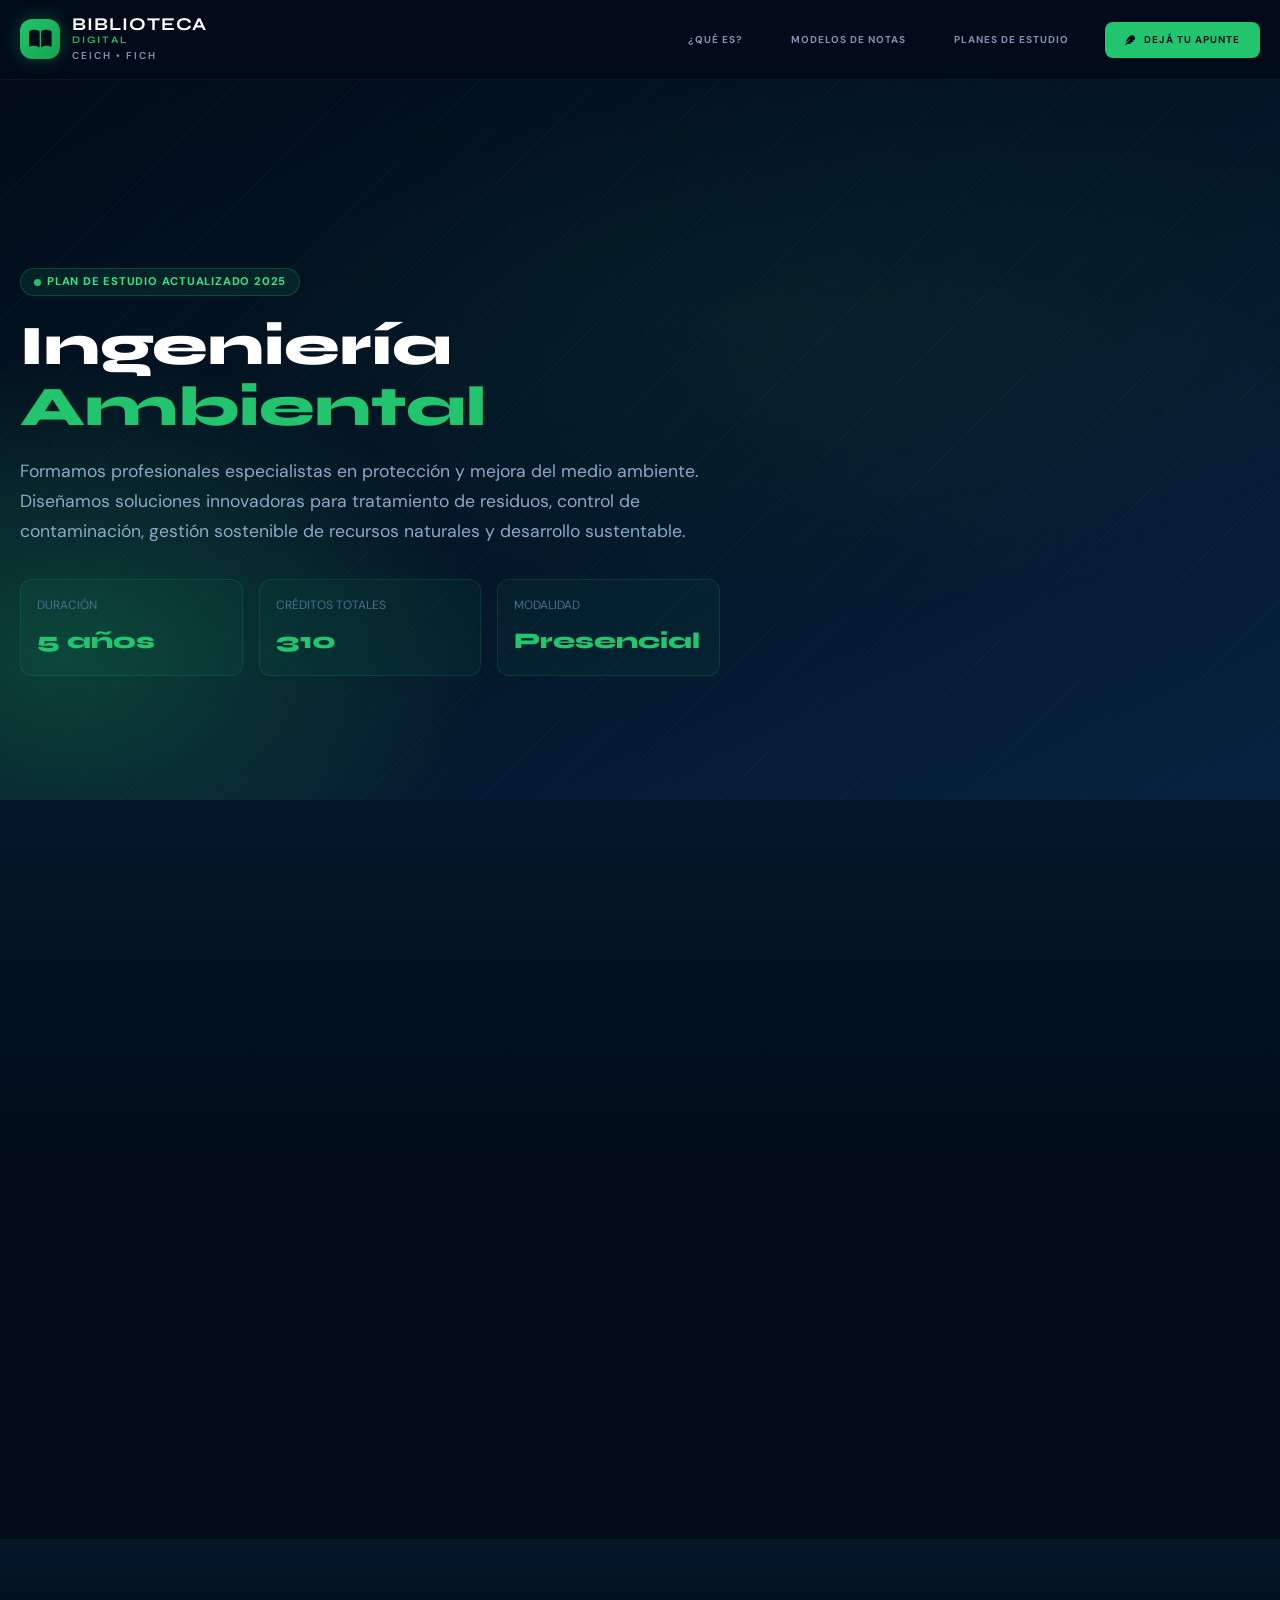
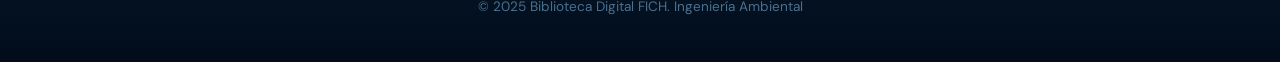
<file: pages/carreras/ing_ambiental.html>
<!DOCTYPE html>
<html lang="es">
<head>
    <meta charset="UTF-8">
    <meta name="viewport" content="width=device-width, initial-scale=1.0">
    <title>Ingeniería Ambiental — Biblioteca Digital</title>
    <link href="https://cdnjs.cloudflare.com/ajax/libs/font-awesome/6.0.0/css/all.min.css" rel="stylesheet">
    <link href="https://fonts.googleapis.com/css2?family=DM+Sans:wght@400;500;700&family=Syne:wght@700;800&display=swap" rel="stylesheet">
        <!-- 1. Variables CSS -->
    <link rel="stylesheet" href="../../css/variables.css">

    <!-- 2. Estilos globales -->
    <link rel="stylesheet" href="../../css/global.css">

    <!-- 3. Navbar -->
    <link rel="stylesheet" href="../../css/navbar.css">

    <!-- 4. Estilos específicos -->
    <link rel="stylesheet" href="../../css/styles.css">

    <!-- 5. Formularios (si es necesario) -->
    <link rel="stylesheet" href="../../css/forms.css">

    <!-- 6. Responsividad -->
    <link rel="stylesheet" href="../../css/responsive.css">
</head>
<body>
    <!-- NAVBAR -->
    <nav>
        <div>
            <a href="../../index.html">
                <div>
                    <i class="fas fa-book-open"></i>
                </div>
                <div>
                    <span>BIBLIOTECA <span>DIGITAL</span></span>
                    <span>CEICH • FICH</span>
                </div>
            </a>
            <div>
                <a href="../que_es_la_biblioteca.html">¿Qué es?</a>
                <a href="../modelos_notas_reglamento.html">Modelos de Notas</a>
                <a href="../planes_estudio.html">Planes de Estudio</a>
                <a href="../deja_apunte.html" style="background: #22c46e; color: #020c1a; padding: 10px 20px; border-radius: 8px; text-decoration: none; font-weight: 700; font-size: 10px; text-transform: uppercase; letter-spacing: 1px; transition: all .3s; display: flex; align-items: center; gap: 8px;">
                    <i class="fas fa-feather"></i> DEJÁ TU APUNTE
                </a>
            </div>
        </div>
    </nav>

<!-- ╔═════════════════════════════════════════╗
     ║  HERO SECTION                           ║
╚═════════════════════════════════════════╝ -->
<section style="
  min-height:80vh;
  display:flex;align-items:center;
  position:relative;overflow:hidden;
  padding-top:64px;
  background:
    radial-gradient(ellipse 70% 55% at 65% 35%, rgba(34,196,110,.065) 0%, transparent 70%),
    radial-gradient(ellipse 55% 70% at 5% 80%, rgba(34,195,110,.25) 0%, transparent 60%),
    linear-gradient(155deg, #020c1a 0%, #041728 55%, #072240 100%);
">
  <div class="grid-bg" style="position:absolute;inset:0;z-index:0;"></div>

  <div style="width:100%;position:relative;z-index:1;max-width:1280px;margin:0 auto;padding:80px 20px;">
    <div style="max-width:800px;">
      <div class="fade-up d1" style="margin-bottom:20px;">
        <div class="badge" style="display:inline-flex;">
          <div class="pulse-dot"></div>
          Plan de Estudio Actualizado 2025
        </div>
      </div>

      <h1 class="fade-up d2" style="font-size:clamp(2.2rem,5vw,3.5rem);font-weight:800;color:#fff;line-height:1.08;margin-bottom:20px;font-family:'Syne',sans-serif;">
        Ingeniería <span style="color:var(--verde-500);">Ambiental</span>
      </h1>

      <p class="fade-up d3" style="color:var(--text-soft);font-size:1.1rem;line-height:1.7;margin-bottom:32px;max-width:700px;">
        Formamos profesionales especialistas en protección y mejora del medio ambiente. Diseñamos soluciones innovadoras para tratamiento de residuos, control de contaminación, gestión sostenible de recursos naturales y desarrollo sustentable.
      </p>

      <div class="fade-up d4" style="display:grid;grid-template-columns:repeat(auto-fit,minmax(180px,1fr));gap:16px;max-width:700px;">
        <div style="background:rgba(34,196,110,.05);border:1px solid rgba(34,196,110,.15);border-radius:12px;padding:16px;">
          <div style="color:var(--text-muted);font-size:.75rem;margin-bottom:8px;text-transform:uppercase;">Duración</div>
          <div style="font-family:'Syne',sans-serif;font-weight:800;color:var(--verde-500);font-size:1.4rem;">5 años</div>
        </div>
        <div style="background:rgba(34,196,110,.05);border:1px solid rgba(34,196,110,.15);border-radius:12px;padding:16px;">
          <div style="color:var(--text-muted);font-size:.75rem;margin-bottom:8px;text-transform:uppercase;">Créditos Totales</div>
          <div style="font-family:'Syne',sans-serif;font-weight:800;color:var(--verde-500);font-size:1.4rem;">310</div>
        </div>
        <div style="background:rgba(34,196,110,.05);border:1px solid rgba(34,196,110,.15);border-radius:12px;padding:16px;">
          <div style="color:var(--text-muted);font-size:.75rem;margin-bottom:8px;text-transform:uppercase;">Modalidad</div>
          <div style="font-family:'Syne',sans-serif;font-weight:800;color:var(--verde-500);font-size:1.4rem;">Presencial</div>
        </div>
      </div>
    </div>
  </div>
</section>

<!-- ╔═════════════════════════════════════════╗
     ║  PLAN DE ESTUDIO                        ║
╚═════════════════════════════════════════╝ -->
<section style="padding:80px 0;background:linear-gradient(180deg,#041728,#020c1a);">
  <div style="max-width:1200px;margin:0 auto;padding:0 20px;">

    <!-- TABS -->
    <div class="reveal" style="display:flex;gap:8px;margin-bottom:40px;flex-wrap:wrap;">
      <button onclick="mostrarAno(1)" id="tab-1" class="tab-button active" style="
        padding:12px 20px;
        border-radius:8px;
        border:2px solid var(--verde-500);
        background:rgba(34,196,110,.1);
        color:var(--verde-500);
        font-weight:700;
        font-size:.9rem;
        cursor:pointer;
        transition:all .3s ease;
        font-family:'Syne',sans-serif;
      ">1.er Año</button>

      <button onclick="mostrarAno(2)" id="tab-2" class="tab-button" style="
        padding:12px 20px;
        border-radius:8px;
        border:2px solid rgba(34,196,110,.2);
        background:transparent;
        color:var(--text-muted);
        font-weight:700;
        font-size:.9rem;
        cursor:pointer;
        transition:all .3s ease;
        font-family:'Syne',sans-serif;
      ">2.do Año</button>

      <button onclick="mostrarAno(3)" id="tab-3" class="tab-button" style="
        padding:12px 20px;
        border-radius:8px;
        border:2px solid rgba(34,196,110,.2);
        background:transparent;
        color:var(--text-muted);
        font-weight:700;
        font-size:.9rem;
        cursor:pointer;
        transition:all .3s ease;
        font-family:'Syne',sans-serif;
      ">3.er Año</button>

      <button onclick="mostrarAno(4)" id="tab-4" class="tab-button" style="
        padding:12px 20px;
        border-radius:8px;
        border:2px solid rgba(34,196,110,.2);
        background:transparent;
        color:var(--text-muted);
        font-weight:700;
        font-size:.9rem;
        cursor:pointer;
        transition:all .3s ease;
        font-family:'Syne',sans-serif;
      ">4.to Año</button>

      <button onclick="mostrarAno(5)" id="tab-5" class="tab-button" style="
        padding:12px 20px;
        border-radius:8px;
        border:2px solid rgba(34,196,110,.2);
        background:transparent;
        color:var(--text-muted);
        font-weight:700;
        font-size:.9rem;
        cursor:pointer;
        transition:all .3s ease;
        font-family:'Syne',sans-serif;
      ">5.to Año</button>
    </div>

    <!-- CONTENIDO POR AÑO -->
    <div id="ano-1" class="ano-content reveal">
      <!-- 1ER CUATRIMESTRE -->
      <div style="margin-bottom:40px;">
        <div style="display:flex;align-items:center;gap:12px;margin-bottom:20px;">
          <div style="width:4px;height:24px;background:linear-gradient(135deg,#22c55e,#16a34a);border-radius:2px;"></div>
          <h2 style="color:#fff;font-size:1.3rem;font-weight:700;font-family:'Syne',sans-serif;">Primer Cuatrimestre</h2>
        </div>

        <div style="display:grid;grid-template-columns:repeat(auto-fill,minmax(280px,1fr));gap:12px;">
          <div class="materia-card">
            <div style="display:flex;align-items:flex-start;justify-content:space-between;margin-bottom:12px;">
              <h3 style="color:#fff;font-weight:700;font-size:.95rem;">Matemática Básica</h3>
              <svg width="20" height="20" viewBox="0 0 24 24" fill="none" stroke="var(--verde-500)" stroke-width="2">
                <polyline points="22 12 18 12 15 21 9 3 6 12 2 12"></polyline>
              </svg>
            </div>
            <p style="color:var(--text-muted);font-size:.8rem;">Fundamentos matemáticos para ingeniería</p>
          </div>

          <div class="materia-card">
            <div style="display:flex;align-items:flex-start;justify-content:space-between;margin-bottom:12px;">
              <h3 style="color:#fff;font-weight:700;font-size:.95rem;">Química General e Inorgánica</h3>
              <svg width="20" height="20" viewBox="0 0 24 24" fill="none" stroke="var(--verde-500)" stroke-width="2">
                <circle cx="12" cy="12" r="1"/><circle cx="19" cy="12" r="1"/><circle cx="5" cy="12" r="1"/><path d="M12 5v14M5 19l7-14M19 19l-7-14"/>
              </svg>
            </div>
            <p style="color:var(--text-muted);font-size:.8rem;">Principios de química inorgánica</p>
          </div>

          <div class="materia-card">
            <div style="display:flex;align-items:flex-start;justify-content:space-between;margin-bottom:12px;">
              <h3 style="color:#fff;font-weight:700;font-size:.95rem;">Comunicación Técnica</h3>
              <svg width="20" height="20" viewBox="0 0 24 24" fill="none" stroke="var(--verde-500)" stroke-width="2">
                <path d="M21 15a2 2 0 0 1-2 2H7l-4 4V5a2 2 0 0 1 2-2h14a2 2 0 0 1 2 2z"></path>
              </svg>
            </div>
            <p style="color:var(--text-muted);font-size:.8rem;">Redacción y presentación técnica</p>
          </div>

          <div class="materia-card">
            <div style="display:flex;align-items:flex-start;justify-content:space-between;margin-bottom:12px;">
              <h3 style="color:#fff;font-weight:700;font-size:.95rem;">Seminario Taller</h3>
              <svg width="20" height="20" viewBox="0 0 24 24" fill="none" stroke="var(--verde-500)" stroke-width="2">
                <path d="M21 15a2 2 0 0 1-2 2H7l-4 4V5a2 2 0 0 1 2-2h14a2 2 0 0 1 2 2z"></path>
              </svg>
            </div>
            <p style="color:var(--text-muted);font-size:.8rem;">Introducción a la profesión</p>
          </div>
        </div>
      </div>

      <!-- 2DO CUATRIMESTRE -->
      <div>
        <div style="display:flex;align-items:center;gap:12px;margin-bottom:20px;">
          <div style="width:4px;height:24px;background:linear-gradient(135deg,#22c55e,#16a34a);border-radius:2px;"></div>
          <h2 style="color:#fff;font-size:1.3rem;font-weight:700;font-family:'Syne',sans-serif;">Segundo Cuatrimestre</h2>
        </div>

        <div style="display:grid;grid-template-columns:repeat(auto-fill,minmax(280px,1fr));gap:12px;">
          <div class="materia-card">
            <div style="display:flex;align-items:flex-start;justify-content:space-between;margin-bottom:12px;">
              <h3 style="color:#fff;font-weight:700;font-size:.95rem;">Álgebra Lineal</h3>
              <svg width="20" height="20" viewBox="0 0 24 24" fill="none" stroke="var(--verde-500)" stroke-width="2">
                <rect x="3" y="3" width="7" height="7"></rect><rect x="14" y="3" width="7" height="7"></rect><rect x="14" y="14" width="7" height="7"></rect><rect x="3" y="14" width="7" height="7"></rect>
              </svg>
            </div>
            <p style="color:var(--text-muted);font-size:.8rem;">Matrices, vectores y aplicaciones</p>
          </div>

          <div class="materia-card">
            <div style="display:flex;align-items:flex-start;justify-content:space-between;margin-bottom:12px;">
              <h3 style="color:#fff;font-weight:700;font-size:.95rem;">Cálculo I</h3>
              <svg width="20" height="20" viewBox="0 0 24 24" fill="none" stroke="var(--verde-500)" stroke-width="2">
                <polyline points="22 12 18 12 15 21 9 3 6 12 2 12"></polyline>
              </svg>
            </div>
            <p style="color:var(--text-muted);font-size:.8rem;">Límites, derivadas e integrales</p>
          </div>

          <div class="materia-card">
            <div style="display:flex;align-items:flex-start;justify-content:space-between;margin-bottom:12px;">
              <h3 style="color:#fff;font-weight:700;font-size:.95rem;">Comunicación Técnica</h3>
              <svg width="20" height="20" viewBox="0 0 24 24" fill="none" stroke="var(--verde-500)" stroke-width="2">
                <path d="M21 15a2 2 0 0 1-2 2H7l-4 4V5a2 2 0 0 1 2-2h14a2 2 0 0 1 2 2z"></path>
              </svg>
            </div>
            <p style="color:var(--text-muted);font-size:.8rem;">Redacción y presentación técnica</p>
          </div>

          <div class="materia-card">
            <div style="display:flex;align-items:flex-start;justify-content:space-between;margin-bottom:12px;">
              <h3 style="color:#fff;font-weight:700;font-size:.95rem;">Química Ambiental I</h3>
              <svg width="20" height="20" viewBox="0 0 24 24" fill="none" stroke="var(--verde-500)" stroke-width="2">
                <circle cx="12" cy="12" r="1"/><circle cx="19" cy="12" r="1"/><circle cx="5" cy="12" r="1"/><path d="M12 5v14M5 19l7-14M19 19l-7-14"/>
              </svg>
            </div>
            <p style="color:var(--text-muted);font-size:.8rem;">Química del ambiente</p>
          </div>
        </div>
      </div>
    </div>

    <!-- AÑO 2 -->
    <div id="ano-2" class="ano-content reveal" style="display:none;">
      <!-- 1ER CUATRIMESTRE -->
      <div style="margin-bottom:40px;">
        <div style="display:flex;align-items:center;gap:12px;margin-bottom:20px;">
          <div style="width:4px;height:24px;background:linear-gradient(135deg,#22c55e,#16a34a);border-radius:2px;"></div>
          <h2 style="color:#fff;font-size:1.3rem;font-weight:700;font-family:'Syne',sans-serif;">Primer Cuatrimestre</h2>
        </div>

        <div style="display:grid;grid-template-columns:repeat(auto-fill,minmax(280px,1fr));gap:12px;">
          <div class="materia-card"><div style="display:flex;align-items:flex-start;justify-content:space-between;margin-bottom:12px;"><h3 style="color:#fff;font-weight:700;font-size:.95rem;">Física I</h3><svg width="20" height="20" viewBox="0 0 24 24" fill="none" stroke="var(--verde-500)" stroke-width="2"><circle cx="12" cy="12" r="5"/><line x1="12" y1="1" x2="12" y2="3"/><line x1="12" y1="21" x2="12" y2="23"/><line x1="4.22" y1="4.22" x2="5.64" y2="5.64"/><line x1="18.36" y1="18.36" x2="19.78" y2="19.78"/><line x1="1" y1="12" x2="3" y2="12"/><line x1="21" y1="12" x2="23" y2="12"/><line x1="4.22" y1="19.78" x2="5.64" y2="18.36"/><line x1="18.36" y1="5.64" x2="19.78" y2="4.22"/></svg></div><p style="color:var(--text-muted);font-size:.8rem;">Mecánica clásica y ondas</p></div>
          <div class="materia-card"><div style="display:flex;align-items:flex-start;justify-content:space-between;margin-bottom:12px;"><h3 style="color:#fff;font-weight:700;font-size:.95rem;">Cálculo II</h3><svg width="20" height="20" viewBox="0 0 24 24" fill="none" stroke="var(--verde-500)" stroke-width="2"><polyline points="22 12 18 12 15 21 9 3 6 12 2 12"></polyline></svg></div><p style="color:var(--text-muted);font-size:.8rem;">Funciones multivariables</p></div>
          <div class="materia-card"><div style="display:flex;align-items:flex-start;justify-content:space-between;margin-bottom:12px;"><h3 style="color:#fff;font-weight:700;font-size:.95rem;">Química Ambiental II</h3><svg width="20" height="20" viewBox="0 0 24 24" fill="none" stroke="var(--verde-500)" stroke-width="2"><circle cx="12" cy="12" r="1"/><circle cx="19" cy="12" r="1"/><circle cx="5" cy="12" r="1"/><path d="M12 5v14M5 19l7-14M19 19l-7-14"/></svg></div><p style="color:var(--text-muted);font-size:.8rem;">Química ambiental avanzada</p></div>
          <div class="materia-card"><div style="display:flex;align-items:flex-start;justify-content:space-between;margin-bottom:12px;"><h3 style="color:#fff;font-weight:700;font-size:.95rem;">Elementos de Topografía y Cartografía</h3><svg width="20" height="20" viewBox="0 0 24 24" fill="none" stroke="var(--verde-500)" stroke-width="2"><path d="M4 4h16v16H4z"/><path d="M9 9h6v6H9z"/></svg></div><p style="color:var(--text-muted);font-size:.8rem;">Levantamientos y mapeo</p></div>
          <div class="materia-card"><div style="display:flex;align-items:flex-start;justify-content:space-between;margin-bottom:12px;"><h3 style="color:#fff;font-weight:700;font-size:.95rem;">Tecnología, Ambiente y Sociedad</h3><svg width="20" height="20" viewBox="0 0 24 24" fill="none" stroke="var(--verde-500)" stroke-width="2"><path d="M21 15a2 2 0 0 1-2 2H7l-4 4V5a2 2 0 0 1 2-2h14a2 2 0 0 1 2 2z"></path></svg></div><p style="color:var(--text-muted);font-size:.8rem;">Impacto socioambiental</p></div>
        </div>
      </div>

      <!-- 2DO CUATRIMESTRE -->
      <div>
        <div style="display:flex;align-items:center;gap:12px;margin-bottom:20px;">
          <div style="width:4px;height:24px;background:linear-gradient(135deg,#22c55e,#16a34a);border-radius:2px;"></div>
          <h2 style="color:#fff;font-size:1.3rem;font-weight:700;font-family:'Syne',sans-serif;">Segundo Cuatrimestre</h2>
        </div>

        <div style="display:grid;grid-template-columns:repeat(auto-fill,minmax(280px,1fr));gap:12px;">
          <div class="materia-card"><div style="display:flex;align-items:flex-start;justify-content:space-between;margin-bottom:12px;"><h3 style="color:#fff;font-weight:700;font-size:.95rem;">Física II</h3><svg width="20" height="20" viewBox="0 0 24 24" fill="none" stroke="var(--verde-500)" stroke-width="2"><circle cx="12" cy="12" r="5"/><line x1="12" y1="1" x2="12" y2="3"/><line x1="12" y1="21" x2="12" y2="23"/><line x1="4.22" y1="4.22" x2="5.64" y2="5.64"/><line x1="18.36" y1="18.36" x2="19.78" y2="19.78"/><line x1="1" y1="12" x2="3" y2="12"/><line x1="21" y1="12" x2="23" y2="12"/><line x1="4.22" y1="19.78" x2="5.64" y2="18.36"/><line x1="18.36" y1="5.64" x2="19.78" y2="4.22"/></svg></div><p style="color:var(--text-muted);font-size:.8rem;">Electromagnetismo</p></div>
          <div class="materia-card"><div style="display:flex;align-items:flex-start;justify-content:space-between;margin-bottom:12px;"><h3 style="color:#fff;font-weight:700;font-size:.95rem;">Estadística</h3><svg width="20" height="20" viewBox="0 0 24 24" fill="none" stroke="var(--verde-500)" stroke-width="2"><polyline points="22 12 18 12 15 21 9 3 6 12 2 12"></polyline></svg></div><p style="color:var(--text-muted);font-size:.8rem;">Probabilidad y análisis de datos</p></div>
          <div class="materia-card"><div style="display:flex;align-items:flex-start;justify-content:space-between;margin-bottom:12px;"><h3 style="color:#fff;font-weight:700;font-size:.95rem;">Ecuaciones Diferenciales</h3><svg width="20" height="20" viewBox="0 0 24 24" fill="none" stroke="var(--verde-500)" stroke-width="2"><polyline points="22 12 18 12 15 21 9 3 6 12 2 12"></polyline></svg></div><p style="color:var(--text-muted);font-size:.8rem;">EDO y soluciones numéricas</p></div>
          <div class="materia-card"><div style="display:flex;align-items:flex-start;justify-content:space-between;margin-bottom:12px;"><h3 style="color:#fff;font-weight:700;font-size:.95rem;">Geología, Geomorfología y Suelos</h3><svg width="20" height="20" viewBox="0 0 24 24" fill="none" stroke="var(--verde-500)" stroke-width="2"><path d="M12 2C6.48 2 2 6.48 2 12s4.48 10 10 10 10-4.48 10-10S17.52 2 12 2z"/></svg></div><p style="color:var(--text-muted);font-size:.8rem;">Geología aplicada</p></div>
        </div>
      </div>
    </div>

    <!-- AÑO 3 -->
    <div id="ano-3" class="ano-content reveal" style="display:none;">
      <!-- 1ER CUATRIMESTRE -->
      <div style="margin-bottom:40px;">
        <div style="display:flex;align-items:center;gap:12px;margin-bottom:20px;">
          <div style="width:4px;height:24px;background:linear-gradient(135deg,#22c55e,#16a34a);border-radius:2px;"></div>
          <h2 style="color:#fff;font-size:1.3rem;font-weight:700;font-family:'Syne',sans-serif;">Primer Cuatrimestre</h2>
        </div>

        <div style="display:grid;grid-template-columns:repeat(auto-fill,minmax(280px,1fr));gap:12px;">
          <div class="materia-card"><div style="display:flex;align-items:flex-start;justify-content:space-between;margin-bottom:12px;"><h3 style="color:#fff;font-weight:700;font-size:.95rem;">Métodos Numéricos y Computación</h3><svg width="20" height="20" viewBox="0 0 24 24" fill="none" stroke="var(--verde-500)" stroke-width="2"><polyline points="16 18 22 12 16 6"></polyline><polyline points="8 6 2 12 8 18"></polyline></svg></div><p style="color:var(--text-muted);font-size:.8rem;">Cálculos y programación</p></div>
          <div class="materia-card"><div style="display:flex;align-items:flex-start;justify-content:space-between;margin-bottom:12px;"><h3 style="color:#fff;font-weight:700;font-size:.95rem;">Mecánica de Fluidos</h3><svg width="20" height="20" viewBox="0 0 24 24" fill="none" stroke="var(--verde-500)" stroke-width="2"><circle cx="12" cy="12" r="5"/><line x1="12" y1="1" x2="12" y2="3"/><line x1="12" y1="21" x2="12" y2="23"/><line x1="4.22" y1="4.22" x2="5.64" y2="5.64"/><line x1="18.36" y1="18.36" x2="19.78" y2="19.78"/><line x1="1" y1="12" x2="3" y2="12"/><line x1="21" y1="12" x2="23" y2="12"/><line x1="4.22" y1="19.78" x2="5.64" y2="18.36"/><line x1="18.36" y1="5.64" x2="19.78" y2="4.22"/></svg></div><p style="color:var(--text-muted);font-size:.8rem;">Flujos y comportamiento</p></div>
          <div class="materia-card"><div style="display:flex;align-items:flex-start;justify-content:space-between;margin-bottom:12px;"><h3 style="color:#fff;font-weight:700;font-size:.95rem;">Fisicoquímica</h3><svg width="20" height="20" viewBox="0 0 24 24" fill="none" stroke="var(--verde-500)" stroke-width="2"><circle cx="12" cy="12" r="1"/><circle cx="19" cy="12" r="1"/><circle cx="5" cy="12" r="1"/><path d="M12 5v14M5 19l7-14M19 19l-7-14"/></svg></div><p style="color:var(--text-muted);font-size:.8rem;">Fisicoquímica ambiental</p></div>
          <div class="materia-card"><div style="display:flex;align-items:flex-start;justify-content:space-between;margin-bottom:12px;"><h3 style="color:#fff;font-weight:700;font-size:.95rem;">Microbiología Ambiental</h3><svg width="20" height="20" viewBox="0 0 24 24" fill="none" stroke="var(--verde-500)" stroke-width="2"><circle cx="12" cy="12" r="1"/><circle cx="19" cy="12" r="1"/><circle cx="5" cy="12" r="1"/><path d="M12 5v14M5 19l7-14M19 19l-7-14"/></svg></div><p style="color:var(--text-muted);font-size:.8rem;">Microorganismos y ecosistemas</p></div>
        </div>
      </div>

      <!-- 2DO CUATRIMESTRE -->
      <div>
        <div style="display:flex;align-items:center;gap:12px;margin-bottom:20px;">
          <div style="width:4px;height:24px;background:linear-gradient(135deg,#22c55e,#16a34a);border-radius:2px;"></div>
          <h2 style="color:#fff;font-size:1.3rem;font-weight:700;font-family:'Syne',sans-serif;">Segundo Cuatrimestre</h2>
        </div>

        <div style="display:grid;grid-template-columns:repeat(auto-fill,minmax(280px,1fr));gap:12px;">
          <div class="materia-card"><div style="display:flex;align-items:flex-start;justify-content:space-between;margin-bottom:12px;"><h3 style="color:#fff;font-weight:700;font-size:.95rem;">Hidráulica Aplicada</h3><svg width="20" height="20" viewBox="0 0 24 24" fill="none" stroke="var(--verde-500)" stroke-width="2"><path d="M12 2.69l5.66 5.66a8 8 0 1 1-11.31 0z"/></svg></div><p style="color:var(--text-muted);font-size:.8rem;">Obras hidráulicas</p></div>
          <div class="materia-card"><div style="display:flex;align-items:flex-start;justify-content:space-between;margin-bottom:12px;"><h3 style="color:#fff;font-weight:700;font-size:.95rem;">Fisicoquímica y Transporte de Suelos</h3><svg width="20" height="20" viewBox="0 0 24 24" fill="none" stroke="var(--verde-500)" stroke-width="2"><circle cx="12" cy="12" r="1"/><circle cx="19" cy="12" r="1"/><circle cx="5" cy="12" r="1"/><path d="M12 5v14M5 19l7-14M19 19l-7-14"/></svg></div><p style="color:var(--text-muted);font-size:.8rem;">Contaminación de suelos</p></div>
          <div class="materia-card"><div style="display:flex;align-items:flex-start;justify-content:space-between;margin-bottom:12px;"><h3 style="color:#fff;font-weight:700;font-size:.95rem;">Hidrología Aplicada</h3><svg width="20" height="20" viewBox="0 0 24 24" fill="none" stroke="var(--verde-500)" stroke-width="2"><path d="M12 2.69l5.66 5.66a8 8 0 1 1-11.31 0z"/></svg></div><p style="color:var(--text-muted);font-size:.8rem;">Ciclo hidrológico</p></div>
          <div class="materia-card"><div style="display:flex;align-items:flex-start;justify-content:space-between;margin-bottom:12px;"><h3 style="color:#fff;font-weight:700;font-size:.95rem;">Ecología</h3><svg width="20" height="20" viewBox="0 0 24 24" fill="none" stroke="var(--verde-500)" stroke-width="2"><path d="M12 2C6.48 2 2 6.48 2 12s4.48 10 10 10 10-4.48 10-10S17.52 2 12 2z"/></svg></div><p style="color:var(--text-muted);font-size:.8rem;">Ecosistemas y biodiversidad</p></div>
        </div>
      </div>
    </div>

    <!-- AÑO 4 -->
    <div id="ano-4" class="ano-content reveal" style="display:none;">
      <!-- 1ER CUATRIMESTRE -->
      <div style="margin-bottom:40px;">
        <div style="display:flex;align-items:center;gap:12px;margin-bottom:20px;">
          <div style="width:4px;height:24px;background:linear-gradient(135deg,#22c55e,#16a34a);border-radius:2px;"></div>
          <h2 style="color:#fff;font-size:1.3rem;font-weight:700;font-family:'Syne',sans-serif;">Primer Cuatrimestre</h2>
        </div>

        <div style="display:grid;grid-template-columns:repeat(auto-fill,minmax(280px,1fr));gap:12px;">
          <div class="materia-card"><div style="display:flex;align-items:flex-start;justify-content:space-between;margin-bottom:12px;"><h3 style="color:#fff;font-weight:700;font-size:.95rem;">Contaminación Atmosférica</h3><svg width="20" height="20" viewBox="0 0 24 24" fill="none" stroke="var(--verde-500)" stroke-width="2"><path d="M12 2v20M2 12h20"/></svg></div><p style="color:var(--text-muted);font-size:.8rem;">Calidad del aire</p></div>
          <div class="materia-card"><div style="display:flex;align-items:flex-start;justify-content:space-between;margin-bottom:12px;"><h3 style="color:#fff;font-weight:700;font-size:.95rem;">Modelación Ambiental</h3><svg width="20" height="20" viewBox="0 0 24 24" fill="none" stroke="var(--verde-500)" stroke-width="2"><rect x="3" y="3" width="7" height="7"></rect><rect x="14" y="3" width="7" height="7"></rect><rect x="14" y="14" width="7" height="7"></rect><rect x="3" y="14" width="7" height="7"></rect></svg></div><p style="color:var(--text-muted);font-size:.8rem;">Simulación de procesos</p></div>
          <div class="materia-card"><div style="display:flex;align-items:flex-start;justify-content:space-between;margin-bottom:12px;"><h3 style="color:#fff;font-weight:700;font-size:.95rem;">Procesos Fisicoquímicos en Ingeniería Ambiental</h3><svg width="20" height="20" viewBox="0 0 24 24" fill="none" stroke="var(--verde-500)" stroke-width="2"><circle cx="12" cy="12" r="1"/><circle cx="19" cy="12" r="1"/><circle cx="5" cy="12" r="1"/><path d="M12 5v14M5 19l7-14M19 19l-7-14"/></svg></div><p style="color:var(--text-muted);font-size:.8rem;">Tratamientos ambientales</p></div>
        </div>
      </div>

      <!-- 2DO CUATRIMESTRE -->
      <div>
        <div style="display:flex;align-items:center;gap:12px;margin-bottom:20px;">
          <div style="width:4px;height:24px;background:linear-gradient(135deg,#22c55e,#16a34a);border-radius:2px;"></div>
          <h2 style="color:#fff;font-size:1.3rem;font-weight:700;font-family:'Syne',sans-serif;">Segundo Cuatrimestre</h2>
        </div>

        <div style="display:grid;grid-template-columns:repeat(auto-fill,minmax(280px,1fr));gap:12px;">
          <div class="materia-card"><div style="display:flex;align-items:flex-start;justify-content:space-between;margin-bottom:12px;"><h3 style="color:#fff;font-weight:700;font-size:.95rem;">Gestión Integrada de Recursos Naturales</h3><svg width="20" height="20" viewBox="0 0 24 24" fill="none" stroke="var(--verde-500)" stroke-width="2"><path d="M21 12a9 9 0 1 1-18 0 9 9 0 0 1 18 0z"/></svg></div><p style="color:var(--text-muted);font-size:.8rem;">Manejo sostenible</p></div>
          <div class="materia-card"><div style="display:flex;align-items:flex-start;justify-content:space-between;margin-bottom:12px;"><h3 style="color:#fff;font-weight:700;font-size:.95rem;">Procesos Biológicos en Ingeniería Ambiental</h3><svg width="20" height="20" viewBox="0 0 24 24" fill="none" stroke="var(--verde-500)" stroke-width="2"><circle cx="12" cy="12" r="1"/><circle cx="19" cy="12" r="1"/><circle cx="5" cy="12" r="1"/><path d="M12 5v14M5 19l7-14M19 19l-7-14"/></svg></div><p style="color:var(--text-muted);font-size:.8rem;">Biorremediación</p></div>
        </div>
      </div>
    </div>

    <!-- AÑO 5 -->
    <div id="ano-5" class="ano-content reveal" style="display:none;">
      <!-- 1ER CUATRIMESTRE -->
      <div style="margin-bottom:40px;">
        <div style="display:flex;align-items:center;gap:12px;margin-bottom:20px;">
          <div style="width:4px;height:24px;background:linear-gradient(135deg,#22c55e,#16a34a);border-radius:2px;"></div>
          <h2 style="color:#fff;font-size:1.3rem;font-weight:700;font-family:'Syne',sans-serif;">Primer Cuatrimestre</h2>
        </div>

        <div style="display:grid;grid-template-columns:repeat(auto-fill,minmax(280px,1fr));gap:12px;">
          <div class="materia-card"><div style="display:flex;align-items:flex-start;justify-content:space-between;margin-bottom:12px;"><h3 style="color:#fff;font-weight:700;font-size:.95rem;">Economía y Costos</h3><svg width="20" height="20" viewBox="0 0 24 24" fill="none" stroke="var(--verde-500)" stroke-width="2"><path d="M12 1v22M17 5H9.5a3.5 3.5 0 0 0 0 7h5a3.5 3.5 0 0 1 0 7H6"/></svg></div><p style="color:var(--text-muted);font-size:.8rem;">Análisis económico</p></div>
          <div class="materia-card"><div style="display:flex;align-items:flex-start;justify-content:space-between;margin-bottom:12px;"><h3 style="color:#fff;font-weight:700;font-size:.95rem;">Diseño de Sistemas Ambientales</h3><svg width="20" height="20" viewBox="0 0 24 24" fill="none" stroke="var(--verde-500)" stroke-width="2"><path d="M4 4h16v16H4z"/><path d="M9 9h6v6H9z"/></svg></div><p style="color:var(--text-muted);font-size:.8rem;">Ingeniería de sistemas</p></div>
          <div class="materia-card"><div style="display:flex;align-items:flex-start;justify-content:space-between;margin-bottom:12px;"><h3 style="color:#fff;font-weight:700;font-size:.95rem;">Residuos Sólidos</h3><svg width="20" height="20" viewBox="0 0 24 24" fill="none" stroke="var(--verde-500)" stroke-width="2"><path d="M9 3H5a2 2 0 0 0-2 2v4m16-6h4a2 2 0 0 1 2 2v4M9 3v18m6-18v18M9 9h6m-6 4h6"/></svg></div><p style="color:var(--text-muted);font-size:.8rem;">Gestión de residuos</p></div>
        </div>
      </div>

      <!-- 2DO CUATRIMESTRE -->
      <div>
        <div style="display:flex;align-items:center;gap:12px;margin-bottom:20px;">
          <div style="width:4px;height:24px;background:linear-gradient(135deg,#22c55e,#16a34a);border-radius:2px;"></div>
          <h2 style="color:#fff;font-size:1.3rem;font-weight:700;font-family:'Syne',sans-serif;">Segundo Cuatrimestre</h2>
        </div>

        <div style="display:grid;grid-template-columns:repeat(auto-fill,minmax(280px,1fr));gap:12px;">
          <div class="materia-card"><div style="display:flex;align-items:flex-start;justify-content:space-between;margin-bottom:12px;"><h3 style="color:#fff;font-weight:700;font-size:.95rem;">Análisis de Riesgo y Legislación Ambiental</h3><svg width="20" height="20" viewBox="0 0 24 24" fill="none" stroke="var(--verde-500)" stroke-width="2"><path d="M9 11l3 3L22 4"/><path d="M21 12a9 9 0 1 1-18 0 9 9 0 0 1 18 0z"/></svg></div><p style="color:var(--text-muted);font-size:.8rem;">Regulaciones y riesgos</p></div>
          <div class="materia-card"><div style="display:flex;align-items:flex-start;justify-content:space-between;margin-bottom:12px;"><h3 style="color:#fff;font-weight:700;font-size:.95rem;">Formulación y Evaluación Económico Ambiental de Proyectos</h3><svg width="20" height="20" viewBox="0 0 24 24" fill="none" stroke="var(--verde-500)" stroke-width="2"><rect x="3" y="4" width="18" height="18" rx="2" ry="2"/><line x1="16" y1="2" x2="16" y2="6"/><line x1="8" y1="2" x2="8" y2="6"/><line x1="3" y1="10" x2="21" y2="10"/></svg></div><p style="color:var(--text-muted);font-size:.8rem;">Evaluación de proyectos</p></div>
        </div>
      </div>
    </div>

  </div>
</section>

<!-- ╔═════════════════════════════════════════╗
     ║  CTA SECTION                            ║
╚═════════════════════════════════════════╝ -->
<section style="padding:60px 20px;background:#020c1a;">
  <div style="max-width:1200px;margin:0 auto;">
    <div class="reveal" style="background:linear-gradient(135deg,rgba(34,195,110,.08),rgba(13,51,96,.4));border:1px solid rgba(34,195,110,.15);border-radius:18px;padding:40px;text-align:center;">
      <h2 style="font-size:1.8rem;font-weight:800;color:#fff;margin-bottom:12px;font-family:'Syne',sans-serif;">
        ¿Necesitás más información?
      </h2>
      <p style="color:var(--text-soft);font-size:1rem;margin-bottom:24px;max-width:600px;margin-left:auto;margin-right:auto;">
        Descargá el plan completo de estudios o comunicate con la Secretaría Académica para resolver tus dudas.
      </p>
      <div style="display:flex;gap:12px;flex-wrap:wrap;justify-content:center;">
        <a href="../../pages/calendario_mail_clave.html" class="btn-verde" style="display:inline-flex;gap:8px;padding:12px 24px;font-size:.9rem;">
          📧 Contactar
        </a>
        <a href="../../pages/planes_estudio.html" class="btn-outline" style="display:inline-flex;gap:8px;padding:12px 24px;font-size:.9rem;">
          ← Volver a Planes
        </a>
      </div>
    </div>
  </div>
</section>

<!-- FOOTER -->
<footer style="background:linear-gradient(180deg,#041728,#020c1a);border-top:1px solid rgba(34,196,110,.08);padding:56px 20px 28px;">
  <div style="max-width:1280px;margin:0 auto;text-align:center;">
    <p style="color:var(--text-muted);font-size:.85rem;">© 2025 Biblioteca Digital FICH. Ingeniería Ambiental</p>
  </div>
</footer>

<!-- ESTILOS ESPECÍFICOS -->
<style>
  .materia-card {
    background:rgba(34,196,110,.05);
    border:1px solid rgba(34,196,110,.15);
    border-radius:12px;
    padding:16px;
    transition:all .3s ease;
    cursor:pointer;
  }

  .materia-card:hover {
    background:rgba(34,196,110,.08);
    border-color:rgba(34,196,110,.3);
    transform:translateY(-4px);
    box-shadow:0 12px 24px rgba(0,0,0,.3);
  }

  .tab-button.active {
    background:rgba(34,196,110,.1) !important;
    border-color:var(--verde-500) !important;
    color:var(--verde-500) !important;
  }

  .tab-button:hover {
    border-color:rgba(34,196,110,.3);
    background:rgba(34,196,110,.05);
  }

  .ano-content.fade-in {
    animation:fadeIn .4s ease;
  }

  @keyframes fadeIn {
    from {
      opacity:0;
      transform:translateY(10px);
    }
    to {
      opacity:1;
      transform:translateY(0);
    }
  }
</style>

<!-- JAVASCRIPT -->
<script src="../../js/materias.js"></script>

</body>
</html>
</file>
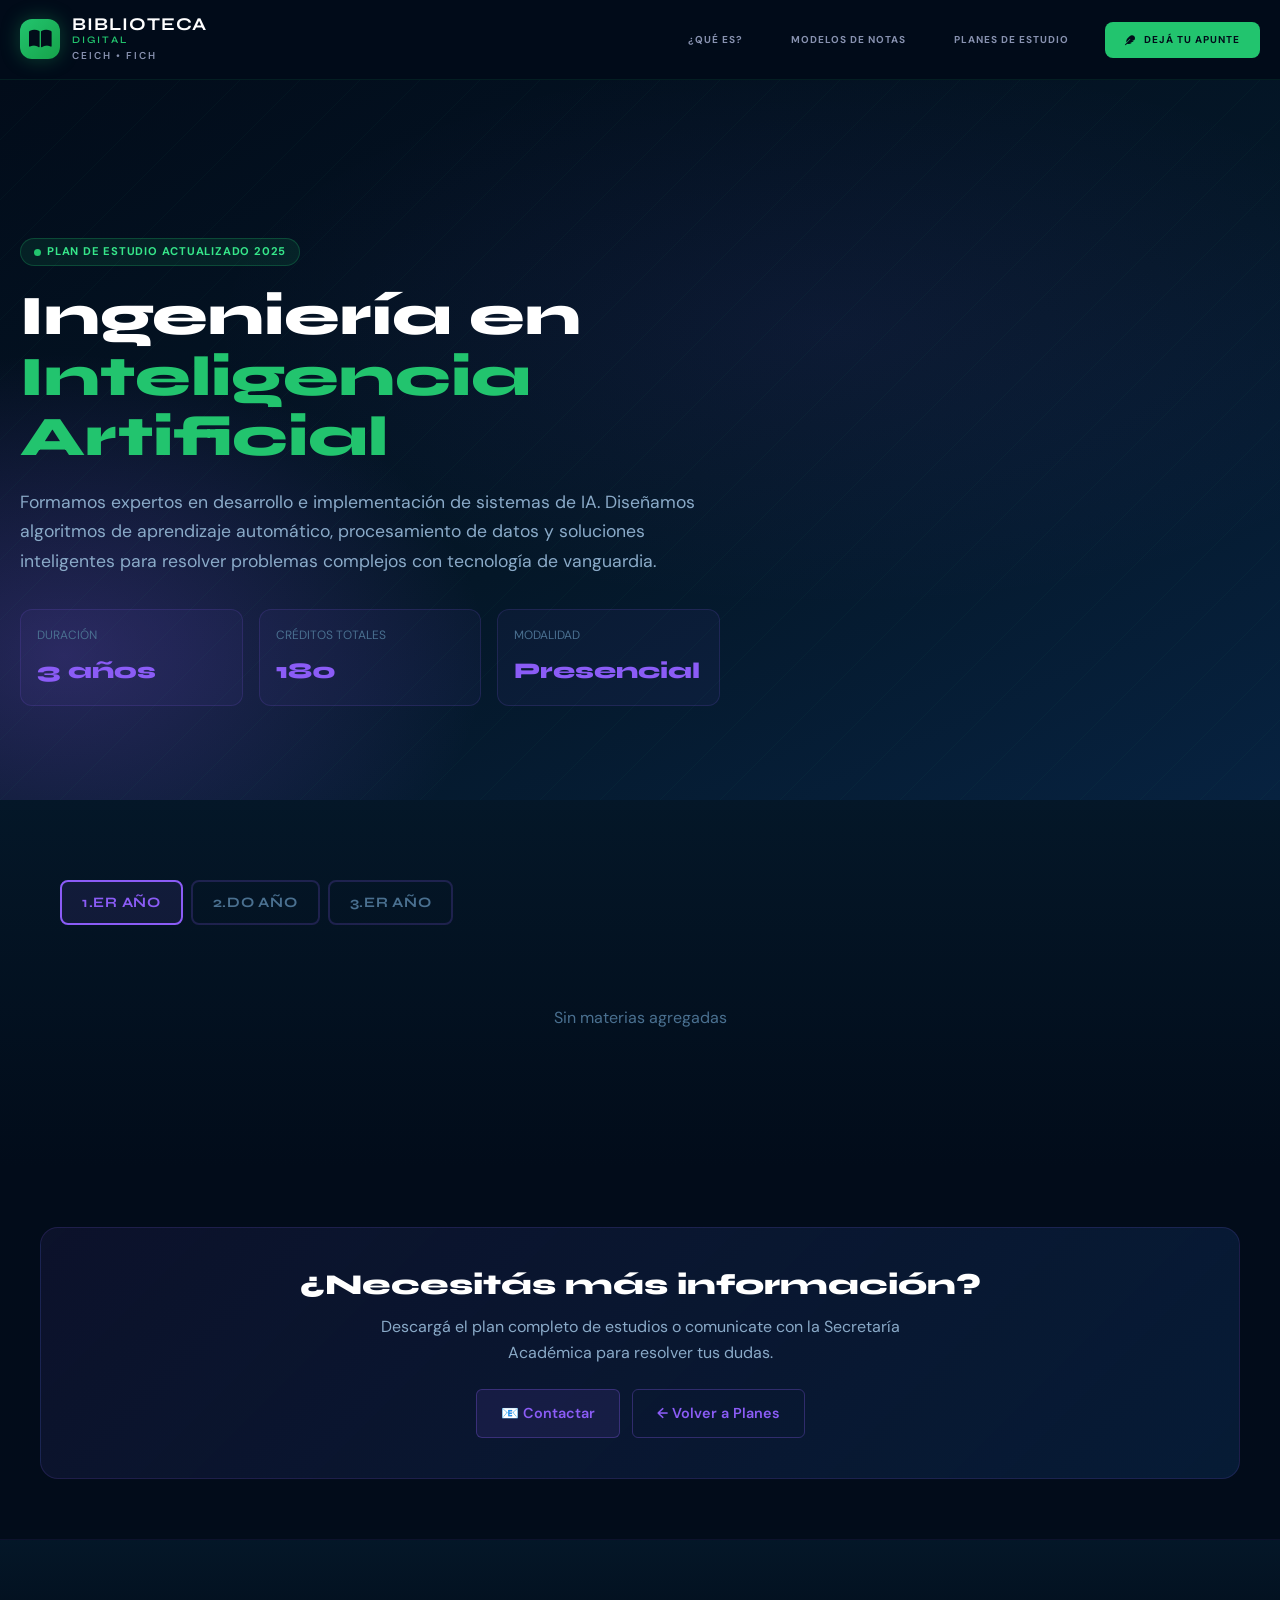
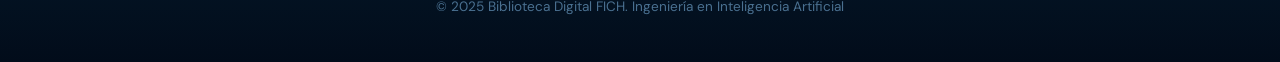
<file: pages/carreras/ing_ia.html>
<!DOCTYPE html>
<html lang="es">
<head>
    <meta charset="UTF-8">
    <meta name="viewport" content="width=device-width, initial-scale=1.0">
    <title>Ingeniería en Inteligencia Artificial — Biblioteca Digital</title>
    <link href="https://cdnjs.cloudflare.com/ajax/libs/font-awesome/6.0.0/css/all.min.css" rel="stylesheet">
    <link href="https://fonts.googleapis.com/css2?family=DM+Sans:wght@400;500;700&family=Syne:wght@700;800&display=swap" rel="stylesheet">
        <!-- 1. Variables CSS -->
    <link rel="stylesheet" href="../../css/variables.css">

    <!-- 2. Estilos globales -->
    <link rel="stylesheet" href="../../css/global.css">

    <!-- 3. Navbar -->
    <link rel="stylesheet" href="../../css/navbar.css">

    <!-- 4. Estilos específicos -->
    <link rel="stylesheet" href="../../css/styles.css">

    <!-- 5. Formularios (si es necesario) -->
    <link rel="stylesheet" href="../../css/forms.css">

    <!-- 6. Responsividad -->
    <link rel="stylesheet" href="../../css/responsive.css">
</head>
<body>
    <!-- NAVBAR -->
    <nav>
        <div>
            <a href="../../index.html">
                <div>
                    <i class="fas fa-book-open"></i>
                </div>
                <div>
                    <span>BIBLIOTECA <span>DIGITAL</span></span>
                    <span>CEICH • FICH</span>
                </div>
            </a>
            <div>
                <a href="../que_es_la_biblioteca.html">¿Qué es?</a>
                <a href="../modelos_notas_reglamento.html">Modelos de Notas</a>
                <a href="../planes_estudio.html">Planes de Estudio</a>
                <a href="../deja_apunte.html" style="background: #22c46e; color: #020c1a; padding: 10px 20px; border-radius: 8px; text-decoration: none; font-weight: 700; font-size: 10px; text-transform: uppercase; letter-spacing: 1px; transition: all .3s; display: flex; align-items: center; gap: 8px;">
                    <i class="fas fa-feather"></i> DEJÁ TU APUNTE
                </a>
            </div>
        </div>
    </nav>

<!-- ╔═════════════════════════════════════════╗
     ║  HERO SECTION                           ║
╚═════════════════════════════════════════╝ -->
<section style="
  min-height:80vh;
  display:flex;align-items:center;
  position:relative;overflow:hidden;
  padding-top:64px;
  background:
    radial-gradient(ellipse 70% 55% at 65% 35%, rgba(139,92,246,.065) 0%, transparent 70%),
    radial-gradient(ellipse 55% 70% at 5% 80%, rgba(139,92,246,.25) 0%, transparent 60%),
    linear-gradient(155deg, #020c1a 0%, #041728 55%, #072240 100%);
">
  <div class="grid-bg" style="position:absolute;inset:0;z-index:0;"></div>

  <div style="width:100%;position:relative;z-index:1;max-width:1280px;margin:0 auto;padding:80px 20px;">
    <div style="max-width:800px;">
      <div class="fade-up d1" style="margin-bottom:20px;">
        <div class="badge" style="display:inline-flex;">
          <div class="pulse-dot"></div>
          Plan de Estudio Actualizado 2025
        </div>
      </div>

      <h1 class="fade-up d2" style="font-size:clamp(2.2rem,5vw,3.5rem);font-weight:800;color:#fff;line-height:1.08;margin-bottom:20px;font-family:'Syne',sans-serif;">
        Ingeniería en <span style="color:var(--verde-500);">Inteligencia Artificial</span>
      </h1>

      <p class="fade-up d3" style="color:var(--text-soft);font-size:1.1rem;line-height:1.7;margin-bottom:32px;max-width:700px;">
        Formamos expertos en desarrollo e implementación de sistemas de IA. Diseñamos algoritmos de aprendizaje automático, procesamiento de datos y soluciones inteligentes para resolver problemas complejos con tecnología de vanguardia.
      </p>

      <div class="fade-up d4" style="display:grid;grid-template-columns:repeat(auto-fit,minmax(180px,1fr));gap:16px;max-width:700px;">
        <div style="background:rgba(139,92,246,.05);border:1px solid rgba(139,92,246,.15);border-radius:12px;padding:16px;">
          <div style="color:var(--text-muted);font-size:.75rem;margin-bottom:8px;text-transform:uppercase;">Duración</div>
          <div style="font-family:'Syne',sans-serif;font-weight:800;color:#8b5cf6;font-size:1.4rem;">3 años</div>
        </div>
        <div style="background:rgba(139,92,246,.05);border:1px solid rgba(139,92,246,.15);border-radius:12px;padding:16px;">
          <div style="color:var(--text-muted);font-size:.75rem;margin-bottom:8px;text-transform:uppercase;">Créditos Totales</div>
          <div style="font-family:'Syne',sans-serif;font-weight:800;color:#8b5cf6;font-size:1.4rem;">180</div>
        </div>
        <div style="background:rgba(139,92,246,.05);border:1px solid rgba(139,92,246,.15);border-radius:12px;padding:16px;">
          <div style="color:var(--text-muted);font-size:.75rem;margin-bottom:8px;text-transform:uppercase;">Modalidad</div>
          <div style="font-family:'Syne',sans-serif;font-weight:800;color:#8b5cf6;font-size:1.4rem;">Presencial</div>
        </div>
      </div>
    </div>
  </div>
</section>

<!-- ╔═════════════════════════════════════════╗
     ║  PLAN DE ESTUDIO                        ║
╚═════════════════════════════════════════╝ -->
<section style="padding:80px 0;background:linear-gradient(180deg,#041728,#020c1a);">
  <div style="max-width:1200px;margin:0 auto;padding:0 20px;">

    <!-- TABS -->
    <div class="reveal" style="display:flex;gap:8px;margin-bottom:40px;flex-wrap:wrap;">
      <button onclick="mostrarAno(1)" id="tab-1" class="tab-button active" style="
        padding:12px 20px;
        border-radius:8px;
        border:2px solid #8b5cf6;
        background:rgba(139,92,246,.1);
        color:#8b5cf6;
        font-weight:700;
        font-size:.9rem;
        cursor:pointer;
        transition:all .3s ease;
        font-family:'Syne',sans-serif;
      ">1.er Año</button>

      <button onclick="mostrarAno(2)" id="tab-2" class="tab-button" style="
        padding:12px 20px;
        border-radius:8px;
        border:2px solid rgba(139,92,246,.2);
        background:transparent;
        color:var(--text-muted);
        font-weight:700;
        font-size:.9rem;
        cursor:pointer;
        transition:all .3s ease;
        font-family:'Syne',sans-serif;
      ">2.do Año</button>

      <button onclick="mostrarAno(3)" id="tab-3" class="tab-button" style="
        padding:12px 20px;
        border-radius:8px;
        border:2px solid rgba(139,92,246,.2);
        background:transparent;
        color:var(--text-muted);
        font-weight:700;
        font-size:.9rem;
        cursor:pointer;
        transition:all .3s ease;
        font-family:'Syne',sans-serif;
      ">3.er Año</button>
    </div>

    <!-- CONTENIDO POR AÑO -->
    <div id="ano-1" class="ano-content reveal">
      <!-- 1ER CUATRIMESTRE -->
      <div style="margin-bottom:40px;">
        <div style="display:flex;align-items:center;gap:12px;margin-bottom:20px;">
          <div style="width:4px;height:24px;background:linear-gradient(135deg,#8b5cf6,#7c3aed);border-radius:2px;"></div>
          <h2 style="color:#fff;font-size:1.3rem;font-weight:700;font-family:'Syne',sans-serif;">Primer Cuatrimestre</h2>
        </div>

        <div style="display:grid;grid-template-columns:repeat(auto-fill,minmax(280px,1fr));gap:12px;">
          <div class="materia-card">
            <div style="display:flex;align-items:flex-start;justify-content:space-between;margin-bottom:12px;">
              <h3 style="color:#fff;font-weight:700;font-size:.95rem;">Cálculo I</h3>
              <svg width="20" height="20" viewBox="0 0 24 24" fill="none" stroke="#8b5cf6" stroke-width="2">
                <polyline points="22 12 18 12 15 21 9 3 6 12 2 12"></polyline>
              </svg>
            </div>
            <p style="color:var(--text-muted);font-size:.8rem;">Límites, derivadas e integrales</p>
          </div>

          <div class="materia-card">
            <div style="display:flex;align-items:flex-start;justify-content:space-between;margin-bottom:12px;">
              <h3 style="color:#fff;font-weight:700;font-size:.95rem;">Programación I</h3>
              <svg width="20" height="20" viewBox="0 0 24 24" fill="none" stroke="#8b5cf6" stroke-width="2">
                <polyline points="16 18 22 12 16 6"></polyline><polyline points="8 6 2 12 8 18"></polyline>
              </svg>
            </div>
            <p style="color:var(--text-muted);font-size:.8rem;">Fundamentos de programación</p>
          </div>

          <div class="materia-card">
            <div style="display:flex;align-items:flex-start;justify-content:space-between;margin-bottom:12px;">
              <h3 style="color:#fff;font-weight:700;font-size:.95rem;">Álgebra I</h3>
              <svg width="20" height="20" viewBox="0 0 24 24" fill="none" stroke="#8b5cf6" stroke-width="2">
                <rect x="3" y="3" width="7" height="7"></rect><rect x="14" y="3" width="7" height="7"></rect><rect x="14" y="14" width="7" height="7"></rect><rect x="3" y="14" width="7" height="7"></rect>
              </svg>
            </div>
            <p style="color:var(--text-muted);font-size:.8rem;">Matrices y estructuras algebraicas</p>
          </div>

          <div class="materia-card">
            <div style="display:flex;align-items:flex-start;justify-content:space-between;margin-bottom:12px;">
              <h3 style="color:#fff;font-weight:700;font-size:.95rem;">Introducción a la IA</h3>
              <svg width="20" height="20" viewBox="0 0 24 24" fill="none" stroke="#8b5cf6" stroke-width="2">
                <circle cx="12" cy="12" r="9"/><path d="M9.09 9a3 3 0 0 1 5.83 1c0 2-3 3-3 3"/><circle cx="12" cy="20" r="1"/>
              </svg>
            </div>
            <p style="color:var(--text-muted);font-size:.8rem;">Conceptos fundamentales de IA</p>
          </div>
        </div>
      </div>

      <!-- 2DO CUATRIMESTRE -->
      <div>
        <div style="display:flex;align-items:center;gap:12px;margin-bottom:20px;">
          <div style="width:4px;height:24px;background:linear-gradient(135deg,#8b5cf6,#7c3aed);border-radius:2px;"></div>
          <h2 style="color:#fff;font-size:1.3rem;font-weight:700;font-family:'Syne',sans-serif;">Segundo Cuatrimestre</h2>
        </div>

        <div style="display:grid;grid-template-columns:repeat(auto-fill,minmax(280px,1fr));gap:12px;">
          <div class="materia-card">
            <div style="display:flex;align-items:flex-start;justify-content:space-between;margin-bottom:12px;">
              <h3 style="color:#fff;font-weight:700;font-size:.95rem;">Programación II</h3>
              <svg width="20" height="20" viewBox="0 0 24 24" fill="none" stroke="#8b5cf6" stroke-width="2">
                <polyline points="16 18 22 12 16 6"></polyline><polyline points="8 6 2 12 8 18"></polyline>
              </svg>
            </div>
            <p style="color:var(--text-muted);font-size:.8rem;">Programación avanzada y OOP</p>
          </div>

          <div class="materia-card">
            <div style="display:flex;align-items:flex-start;justify-content:space-between;margin-bottom:12px;">
              <h3 style="color:#fff;font-weight:700;font-size:.95rem;">Cálculo II</h3>
              <svg width="20" height="20" viewBox="0 0 24 24" fill="none" stroke="#8b5cf6" stroke-width="2">
                <polyline points="22 12 18 12 15 21 9 3 6 12 2 12"></polyline>
              </svg>
            </div>
            <p style="color:var(--text-muted);font-size:.8rem;">Funciones multivariables</p>
          </div>

          <div class="materia-card">
            <div style="display:flex;align-items:flex-start;justify-content:space-between;margin-bottom:12px;">
              <h3 style="color:#fff;font-weight:700;font-size:.95rem;">Álgebra II</h3>
              <svg width="20" height="20" viewBox="0 0 24 24" fill="none" stroke="#8b5cf6" stroke-width="2">
                <rect x="3" y="3" width="7" height="7"></rect><rect x="14" y="3" width="7" height="7"></rect><rect x="14" y="14" width="7" height="7"></rect><rect x="3" y="14" width="7" height="7"></rect>
              </svg>
            </div>
            <p style="color:var(--text-muted);font-size:.8rem;">Álgebra lineal aplicada</p>
          </div>
        </div>
      </div>
    </div>

    <!-- AÑO 2 -->
    <div id="ano-2" class="ano-content reveal" style="display:none;">
      <!-- SOLO 2DO CUATRIMESTRE -->
      <div>
        <div style="display:flex;align-items:center;gap:12px;margin-bottom:20px;">
          <div style="width:4px;height:24px;background:linear-gradient(135deg,#8b5cf6,#7c3aed);border-radius:2px;"></div>
          <h2 style="color:#fff;font-size:1.3rem;font-weight:700;font-family:'Syne',sans-serif;">Segundo Cuatrimestre</h2>
        </div>

        <div style="display:grid;grid-template-columns:repeat(auto-fill,minmax(280px,1fr));gap:12px;">
          <div class="materia-card"><div style="display:flex;align-items:flex-start;justify-content:space-between;margin-bottom:12px;"><h3 style="color:#fff;font-weight:700;font-size:.95rem;">Laboratorio de Datos</h3><svg width="20" height="20" viewBox="0 0 24 24" fill="none" stroke="#8b5cf6" stroke-width="2"><circle cx="12" cy="12" r="1"/><circle cx="19" cy="12" r="1"/><circle cx="5" cy="12" r="1"/><path d="M12 5v14M5 19l7-14M19 19l-7-14"/></svg></div><p style="color:var(--text-muted);font-size:.8rem;">Análisis y manipulación de datos</p></div>
        </div>
      </div>
    </div>

    <!-- AÑO 3 -->
    <div id="ano-3" class="ano-content reveal" style="display:none;">
      <!-- 1ER CUATRIMESTRE -->
      <div style="margin-bottom:40px;">
        <div style="display:flex;align-items:center;gap:12px;margin-bottom:20px;">
          <div style="width:4px;height:24px;background:linear-gradient(135deg,#8b5cf6,#7c3aed);border-radius:2px;"></div>
          <h2 style="color:#fff;font-size:1.3rem;font-weight:700;font-family:'Syne',sans-serif;">Primer Cuatrimestre</h2>
        </div>

        <div style="display:grid;grid-template-columns:repeat(auto-fill,minmax(280px,1fr));gap:12px;">
          <div class="materia-card"><div style="display:flex;align-items:flex-start;justify-content:space-between;margin-bottom:12px;"><h3 style="color:#fff;font-weight:700;font-size:.95rem;">Señales</h3><svg width="20" height="20" viewBox="0 0 24 24" fill="none" stroke="#8b5cf6" stroke-width="2"><polyline points="22 12 18 12 15 21 9 3 6 12 2 12"></polyline></svg></div><p style="color:var(--text-muted);font-size:.8rem;">Procesamiento de señales</p></div>
        </div>
      </div>

      <!-- 2DO CUATRIMESTRE -->
      <div>
        <div style="display:flex;align-items:center;gap:12px;margin-bottom:20px;">
          <div style="width:4px;height:24px;background:linear-gradient(135deg,#8b5cf6,#7c3aed);border-radius:2px;"></div>
          <h2 style="color:#fff;font-size:1.3rem;font-weight:700;font-family:'Syne',sans-serif;">Segundo Cuatrimestre</h2>
        </div>

        <div style="display:grid;grid-template-columns:repeat(auto-fill,minmax(280px,1fr));gap:12px;">
          <div class="materia-card"><div style="display:flex;align-items:flex-start;justify-content:space-between;margin-bottom:12px;"><h3 style="color:#fff;font-weight:700;font-size:.95rem;">Ingeniería de Software</h3><svg width="20" height="20" viewBox="0 0 24 24" fill="none" stroke="#8b5cf6" stroke-width="2"><polyline points="16 18 22 12 16 6"></polyline><polyline points="8 6 2 12 8 18"></polyline></svg></div><p style="color:var(--text-muted);font-size:.8rem;">Desarrollo de software robusto</p></div>
        </div>
      </div>
    </div>

  </div>
</section>

<!-- ╔═════════════════════════════════════════╗
     ║  CTA SECTION                            ║
╚═════════════════════════════════════════╝ -->
<section style="padding:60px 20px;background:#020c1a;">
  <div style="max-width:1200px;margin:0 auto;">
    <div class="reveal" style="background:linear-gradient(135deg,rgba(139,92,246,.08),rgba(13,51,96,.4));border:1px solid rgba(139,92,246,.15);border-radius:18px;padding:40px;text-align:center;">
      <h2 style="font-size:1.8rem;font-weight:800;color:#fff;margin-bottom:12px;font-family:'Syne',sans-serif;">
        ¿Necesitás más información?
      </h2>
      <p style="color:var(--text-soft);font-size:1rem;margin-bottom:24px;max-width:600px;margin-left:auto;margin-right:auto;">
        Descargá el plan completo de estudios o comunicate con la Secretaría Académica para resolver tus dudas.
      </p>
      <div style="display:flex;gap:12px;flex-wrap:wrap;justify-content:center;">
        <a href="../../pages/calendario_mail_clave.html" style="display:inline-flex;gap:8px;padding:12px 24px;font-size:.9rem;background:rgba(139,92,246,.1);border:1px solid rgba(139,92,246,.3);border-radius:6px;color:#8b5cf6;text-decoration:none;font-weight:600;transition:all .3s ease;">
          📧 Contactar
        </a>
        <a href="../../pages/planes_estudio.html" style="display:inline-flex;gap:8px;padding:12px 24px;font-size:.9rem;background:transparent;border:1px solid rgba(139,92,246,.3);border-radius:6px;color:#8b5cf6;text-decoration:none;font-weight:600;transition:all .3s ease;">
          ← Volver a Planes
        </a>
      </div>
    </div>
  </div>
</section>

<!-- FOOTER -->
<footer style="background:linear-gradient(180deg,#041728,#020c1a);border-top:1px solid rgba(139,92,246,.08);padding:56px 20px 28px;">
  <div style="max-width:1280px;margin:0 auto;text-align:center;">
    <p style="color:var(--text-muted);font-size:.85rem;">© 2025 Biblioteca Digital FICH. Ingeniería en Inteligencia Artificial</p>
  </div>
</footer>

<!-- ESTILOS ESPECÍFICOS -->
<style>
  .materia-card {
    background:rgba(139,92,246,.05);
    border:1px solid rgba(139,92,246,.15);
    border-radius:12px;
    padding:16px;
    transition:all .3s ease;
    cursor:pointer;
  }

  .materia-card:hover {
    background:rgba(139,92,246,.08);
    border-color:rgba(139,92,246,.3);
    transform:translateY(-4px);
    box-shadow:0 12px 24px rgba(0,0,0,.3);
  }

  .tab-button.active {
    background:rgba(139,92,246,.1) !important;
    border-color:#8b5cf6 !important;
    color:#8b5cf6 !important;
  }

  .tab-button:hover {
    border-color:rgba(139,92,246,.3);
    background:rgba(139,92,246,.05);
  }

  .ano-content.fade-in {
    animation:fadeIn .4s ease;
  }

  @keyframes fadeIn {
    from {
      opacity:0;
      transform:translateY(10px);
    }
    to {
      opacity:1;
      transform:translateY(0);
    }
  }
</style>

<!-- JAVASCRIPT -->
<script>
  function mostrarAno(numero) {
    // Ocultar todos
    document.querySelectorAll('.ano-content').forEach(el => {
      el.style.display = 'none';
      el.classList.remove('fade-in');
    });
    
    // Actualizar botones
    document.querySelectorAll('.tab-button').forEach((btn, idx) => {
      btn.classList.remove('active');
    });
    
    // Mostrar año seleccionado
    const anoElement = document.getElementById(`ano-${numero}`);
    if (anoElement) {
      anoElement.style.display = 'block';
      anoElement.classList.add('fade-in');
    }
    
    // Activar botón
    document.getElementById(`tab-${numero}`).classList.add('active');
  }

  // Revelar elementos al scroll
  const revealElements = document.querySelectorAll('.reveal');
  const observer = new IntersectionObserver((entries) => {
    entries.forEach(entry => {
      if (entry.isIntersecting) {
        entry.target.classList.add('visible');
      }
    });
  }, { threshold: 0.1 });

  revealElements.forEach(el => observer.observe(el));

  // Scroll navbar
  window.addEventListener('scroll', () => {
    const navbar = document.getElementById('navbar');
    if (window.scrollY > 100) {
      navbar.classList.add('scrolled');
    } else {
      navbar.classList.remove('scrolled');
    }
  });
</script>
<script src="../../js/materias.js"></script>
</body>
</html>
</file>
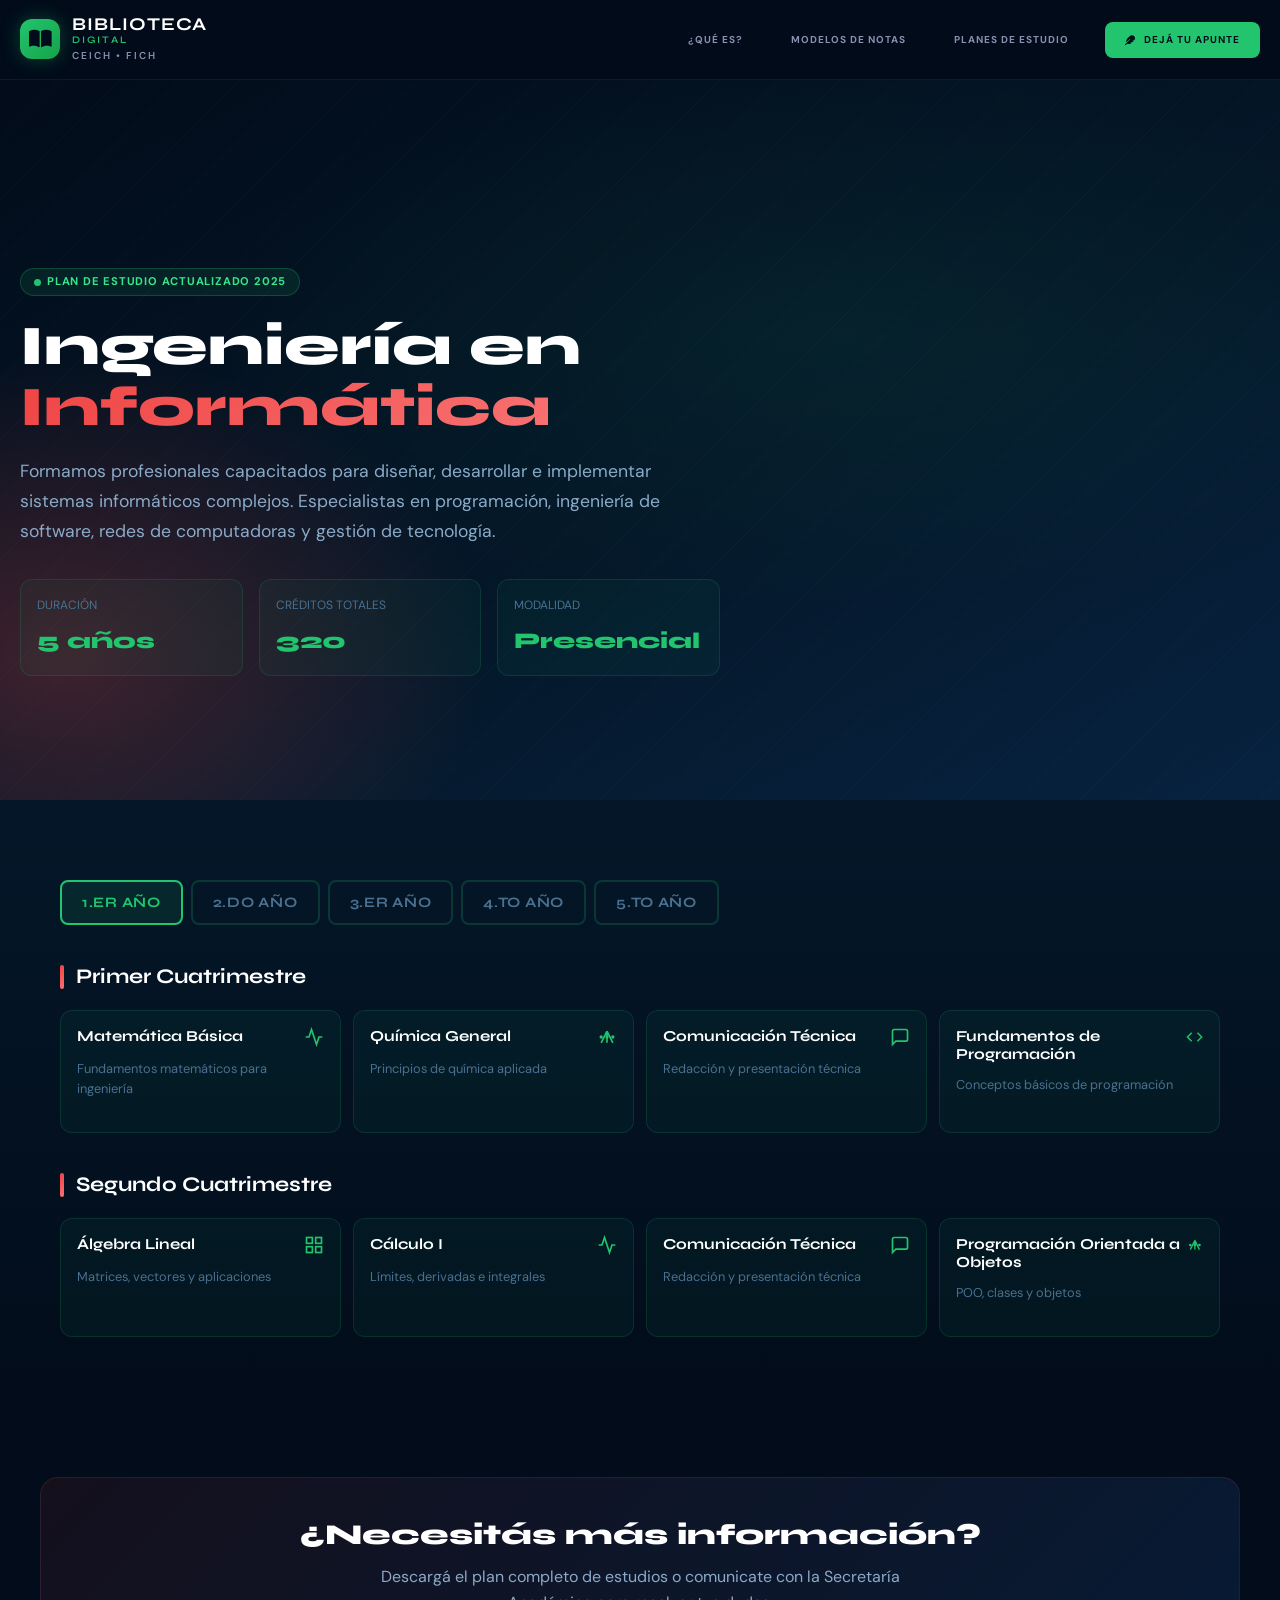
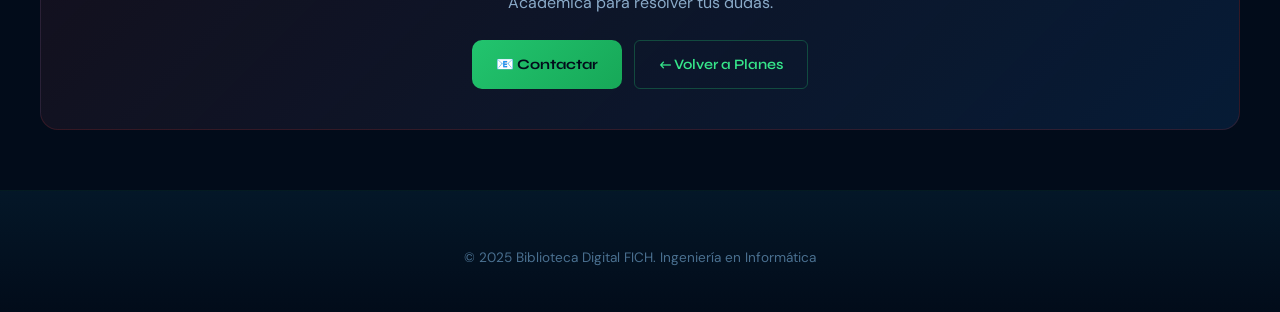
<file: pages/carreras/ing_informatica.html>
<!DOCTYPE html>
<html lang="es">
<head>
    <meta charset="UTF-8">
    <meta name="viewport" content="width=device-width, initial-scale=1.0">
    <title>Ingeniería Informática — Biblioteca Digital</title>
    <link href="https://cdnjs.cloudflare.com/ajax/libs/font-awesome/6.0.0/css/all.min.css" rel="stylesheet">
    <link href="https://fonts.googleapis.com/css2?family=DM+Sans:wght@400;500;700&family=Syne:wght@700;800&display=swap" rel="stylesheet">
        <!-- 1. Variables CSS -->
    <link rel="stylesheet" href="../../css/variables.css">

    <!-- 2. Estilos globales -->
    <link rel="stylesheet" href="../../css/global.css">

    <!-- 3. Navbar -->
    <link rel="stylesheet" href="../../css/navbar.css">

    <!-- 4. Estilos específicos -->
    <link rel="stylesheet" href="../../css/styles.css">

    <!-- 5. Formularios (si es necesario) -->
    <link rel="stylesheet" href="../../css/forms.css">

    <!-- 6. Responsividad -->
    <link rel="stylesheet" href="../../css/responsive.css">
</head>
<body>
    <!-- NAVBAR -->
    <nav>
        <div>
            <a href="../../index.html">
                <div>
                    <i class="fas fa-book-open"></i>
                </div>
                <div>
                    <span>BIBLIOTECA <span>DIGITAL</span></span>
                    <span>CEICH • FICH</span>
                </div>
            </a>
            <div>
                <a href="../que_es_la_biblioteca.html">¿Qué es?</a>
                <a href="../modelos_notas_reglamento.html">Modelos de Notas</a>
                <a href="../planes_estudio.html">Planes de Estudio</a>
                <a href="../deja_apunte.html" style="background: #22c46e; color: #020c1a; padding: 10px 20px; border-radius: 8px; text-decoration: none; font-weight: 700; font-size: 10px; text-transform: uppercase; letter-spacing: 1px; transition: all .3s; display: flex; align-items: center; gap: 8px;">
                    <i class="fas fa-feather"></i> DEJÁ TU APUNTE
                </a>
            </div>
        </div>
    </nav>

<!-- ╔═════════════════════════════════════════╗
     ║  HERO SECTION                           ║
╚═════════════════════════════════════════╝ -->
<section style="
  min-height:80vh;
  display:flex;align-items:center;
  position:relative;overflow:hidden;
  padding-top:64px;
  background:
    radial-gradient(ellipse 70% 55% at 65% 35%, rgba(34,196,110,.065) 0%, transparent 70%),
    radial-gradient(ellipse 55% 70% at 5% 80%, rgba(239,68,68,.25) 0%, transparent 60%),
    linear-gradient(155deg, #020c1a 0%, #041728 55%, #072240 100%);
">
  <div class="grid-bg" style="position:absolute;inset:0;z-index:0;"></div>

  <div style="width:100%;position:relative;z-index:1;max-width:1280px;margin:0 auto;padding:80px 20px;">
    <div style="max-width:800px;">
      <div class="fade-up d1" style="margin-bottom:20px;">
        <div class="badge" style="display:inline-flex;">
          <div class="pulse-dot"></div>
          Plan de Estudio Actualizado 2025
        </div>
      </div>

      <h1 class="fade-up d2" style="font-size:clamp(2.2rem,5vw,3.5rem);font-weight:800;color:#fff;line-height:1.08;margin-bottom:20px;font-family:'Syne',sans-serif;">
        Ingeniería en <span style="background:linear-gradient(135deg,#ef4444,#f87171);-webkit-background-clip:text;-webkit-text-fill-color:transparent;background-clip:text;">Informática</span>
      </h1>

      <p class="fade-up d3" style="color:var(--text-soft);font-size:1.1rem;line-height:1.7;margin-bottom:32px;max-width:700px;">
        Formamos profesionales capacitados para diseñar, desarrollar e implementar sistemas informáticos complejos. Especialistas en programación, ingeniería de software, redes de computadoras y gestión de tecnología.
      </p>

      <div class="fade-up d4" style="display:grid;grid-template-columns:repeat(auto-fit,minmax(180px,1fr));gap:16px;max-width:700px;">
        <div style="background:rgba(34,196,110,.05);border:1px solid rgba(34,196,110,.15);border-radius:12px;padding:16px;">
          <div style="color:var(--text-muted);font-size:.75rem;margin-bottom:8px;text-transform:uppercase;">Duración</div>
          <div style="font-family:'Syne',sans-serif;font-weight:800;color:var(--verde-500);font-size:1.4rem;">5 años</div>
        </div>
        <div style="background:rgba(34,196,110,.05);border:1px solid rgba(34,196,110,.15);border-radius:12px;padding:16px;">
          <div style="color:var(--text-muted);font-size:.75rem;margin-bottom:8px;text-transform:uppercase;">Créditos Totales</div>
          <div style="font-family:'Syne',sans-serif;font-weight:800;color:var(--verde-500);font-size:1.4rem;">320</div>
        </div>
        <div style="background:rgba(34,196,110,.05);border:1px solid rgba(34,196,110,.15);border-radius:12px;padding:16px;">
          <div style="color:var(--text-muted);font-size:.75rem;margin-bottom:8px;text-transform:uppercase;">Modalidad</div>
          <div style="font-family:'Syne',sans-serif;font-weight:800;color:var(--verde-500);font-size:1.4rem;">Presencial</div>
        </div>
      </div>
    </div>
  </div>
</section>

<!-- ╔═════════════════════════════════════════╗
     ║  PLAN DE ESTUDIO                        ║
╚═════════════════════════════════════════╝ -->
<section style="padding:80px 0;background:linear-gradient(180deg,#041728,#020c1a);">
  <div style="max-width:1200px;margin:0 auto;padding:0 20px;">

    <!-- TABS -->
    <div class="reveal" style="display:flex;gap:8px;margin-bottom:40px;flex-wrap:wrap;">
      <button onclick="mostrarAno(1)" id="tab-1" class="tab-button active" style="
        padding:12px 20px;
        border-radius:8px;
        border:2px solid var(--verde-500);
        background:rgba(34,196,110,.1);
        color:var(--verde-500);
        font-weight:700;
        font-size:.9rem;
        cursor:pointer;
        transition:all .3s ease;
        font-family:'Syne',sans-serif;
      ">1.er Año</button>

      <button onclick="mostrarAno(2)" id="tab-2" class="tab-button" style="
        padding:12px 20px;
        border-radius:8px;
        border:2px solid rgba(34,196,110,.2);
        background:transparent;
        color:var(--text-muted);
        font-weight:700;
        font-size:.9rem;
        cursor:pointer;
        transition:all .3s ease;
        font-family:'Syne',sans-serif;
      ">2.do Año</button>

      <button onclick="mostrarAno(3)" id="tab-3" class="tab-button" style="
        padding:12px 20px;
        border-radius:8px;
        border:2px solid rgba(34,196,110,.2);
        background:transparent;
        color:var(--text-muted);
        font-weight:700;
        font-size:.9rem;
        cursor:pointer;
        transition:all .3s ease;
        font-family:'Syne',sans-serif;
      ">3.er Año</button>

      <button onclick="mostrarAno(4)" id="tab-4" class="tab-button" style="
        padding:12px 20px;
        border-radius:8px;
        border:2px solid rgba(34,196,110,.2);
        background:transparent;
        color:var(--text-muted);
        font-weight:700;
        font-size:.9rem;
        cursor:pointer;
        transition:all .3s ease;
        font-family:'Syne',sans-serif;
      ">4.to Año</button>

      <button onclick="mostrarAno(5)" id="tab-5" class="tab-button" style="
        padding:12px 20px;
        border-radius:8px;
        border:2px solid rgba(34,196,110,.2);
        background:transparent;
        color:var(--text-muted);
        font-weight:700;
        font-size:.9rem;
        cursor:pointer;
        transition:all .3s ease;
        font-family:'Syne',sans-serif;
      ">5.to Año</button>
    </div>

    <!-- CONTENIDO POR AÑO -->
    <div id="ano-1" class="ano-content reveal">
      <!-- 1ER CUATRIMESTRE -->
      <div style="margin-bottom:40px;">
        <div style="display:flex;align-items:center;gap:12px;margin-bottom:20px;">
          <div style="width:4px;height:24px;background:linear-gradient(135deg,#ef4444,#f87171);border-radius:2px;"></div>
          <h2 style="color:#fff;font-size:1.3rem;font-weight:700;font-family:'Syne',sans-serif;">Primer Cuatrimestre</h2>
        </div>

        <div style="display:grid;grid-template-columns:repeat(auto-fill,minmax(280px,1fr));gap:12px;">
          <div class="materia-card">
            <div style="display:flex;align-items:flex-start;justify-content:space-between;margin-bottom:12px;">
              <h3 style="color:#fff;font-weight:700;font-size:.95rem;">Matemática Básica</h3>
              <svg width="20" height="20" viewBox="0 0 24 24" fill="none" stroke="var(--verde-500)" stroke-width="2">
                <polyline points="22 12 18 12 15 21 9 3 6 12 2 12"></polyline>
              </svg>
            </div>
            <p style="color:var(--text-muted);font-size:.8rem;">Fundamentos matemáticos para ingeniería</p>
          </div>

          <div class="materia-card">
            <div style="display:flex;align-items:flex-start;justify-content:space-between;margin-bottom:12px;">
              <h3 style="color:#fff;font-weight:700;font-size:.95rem;">Química General</h3>
              <svg width="20" height="20" viewBox="0 0 24 24" fill="none" stroke="var(--verde-500)" stroke-width="2">
                <circle cx="12" cy="12" r="1"/><circle cx="19" cy="12" r="1"/><circle cx="5" cy="12" r="1"/><path d="M12 5v14M5 19l7-14M19 19l-7-14"/>
              </svg>
            </div>
            <p style="color:var(--text-muted);font-size:.8rem;">Principios de química aplicada</p>
          </div>

          <div class="materia-card">
            <div style="display:flex;align-items:flex-start;justify-content:space-between;margin-bottom:12px;">
              <h3 style="color:#fff;font-weight:700;font-size:.95rem;">Comunicación Técnica</h3>
              <svg width="20" height="20" viewBox="0 0 24 24" fill="none" stroke="var(--verde-500)" stroke-width="2">
                <path d="M21 15a2 2 0 0 1-2 2H7l-4 4V5a2 2 0 0 1 2-2h14a2 2 0 0 1 2 2z"></path>
              </svg>
            </div>
            <p style="color:var(--text-muted);font-size:.8rem;">Redacción y presentación técnica</p>
          </div>

          <div class="materia-card">
            <div style="display:flex;align-items:flex-start;justify-content:space-between;margin-bottom:12px;">
              <h3 style="color:#fff;font-weight:700;font-size:.95rem;">Fundamentos de Programación</h3>
              <svg width="20" height="20" viewBox="0 0 24 24" fill="none" stroke="var(--verde-500)" stroke-width="2">
                <polyline points="16 18 22 12 16 6"></polyline><polyline points="8 6 2 12 8 18"></polyline>
              </svg>
            </div>
            <p style="color:var(--text-muted);font-size:.8rem;">Conceptos básicos de programación</p>
          </div>
        </div>
      </div>

      <!-- 2DO CUATRIMESTRE -->
      <div>
        <div style="display:flex;align-items:center;gap:12px;margin-bottom:20px;">
          <div style="width:4px;height:24px;background:linear-gradient(135deg,#ef4444,#f87171);border-radius:2px;"></div>
          <h2 style="color:#fff;font-size:1.3rem;font-weight:700;font-family:'Syne',sans-serif;">Segundo Cuatrimestre</h2>
        </div>

        <div style="display:grid;grid-template-columns:repeat(auto-fill,minmax(280px,1fr));gap:12px;">
          <div class="materia-card">
            <div style="display:flex;align-items:flex-start;justify-content:space-between;margin-bottom:12px;">
              <h3 style="color:#fff;font-weight:700;font-size:.95rem;">Álgebra Lineal</h3>
              <svg width="20" height="20" viewBox="0 0 24 24" fill="none" stroke="var(--verde-500)" stroke-width="2">
                <rect x="3" y="3" width="7" height="7"></rect><rect x="14" y="3" width="7" height="7"></rect><rect x="14" y="14" width="7" height="7"></rect><rect x="3" y="14" width="7" height="7"></rect>
              </svg>
            </div>
            <p style="color:var(--text-muted);font-size:.8rem;">Matrices, vectores y aplicaciones</p>
          </div>

          <div class="materia-card">
            <div style="display:flex;align-items:flex-start;justify-content:space-between;margin-bottom:12px;">
              <h3 style="color:#fff;font-weight:700;font-size:.95rem;">Cálculo I</h3>
              <svg width="20" height="20" viewBox="0 0 24 24" fill="none" stroke="var(--verde-500)" stroke-width="2">
                <polyline points="22 12 18 12 15 21 9 3 6 12 2 12"></polyline>
              </svg>
            </div>
            <p style="color:var(--text-muted);font-size:.8rem;">Límites, derivadas e integrales</p>
          </div>

          <div class="materia-card">
            <div style="display:flex;align-items:flex-start;justify-content:space-between;margin-bottom:12px;">
              <h3 style="color:#fff;font-weight:700;font-size:.95rem;">Comunicación Técnica</h3>
              <svg width="20" height="20" viewBox="0 0 24 24" fill="none" stroke="var(--verde-500)" stroke-width="2">
                <path d="M21 15a2 2 0 0 1-2 2H7l-4 4V5a2 2 0 0 1 2-2h14a2 2 0 0 1 2 2z"></path>
              </svg>
            </div>
            <p style="color:var(--text-muted);font-size:.8rem;">Redacción y presentación técnica</p>
          </div>

          <div class="materia-card">
            <div style="display:flex;align-items:flex-start;justify-content:space-between;margin-bottom:12px;">
              <h3 style="color:#fff;font-weight:700;font-size:.95rem;">Programación Orientada a Objetos</h3>
              <svg width="20" height="20" viewBox="0 0 24 24" fill="none" stroke="var(--verde-500)" stroke-width="2">
                <circle cx="12" cy="12" r="1"/><circle cx="19" cy="12" r="1"/><circle cx="5" cy="12" r="1"/><path d="M12 5v14M5 19l7-14M19 19l-7-14"/>
              </svg>
            </div>
            <p style="color:var(--text-muted);font-size:.8rem;">POO, clases y objetos</p>
          </div>
        </div>
      </div>
    </div>

    <!-- AÑO 2 -->
    <div id="ano-2" class="ano-content reveal" style="display:none;">
      <!-- 1ER CUATRIMESTRE -->
      <div style="margin-bottom:40px;">
        <div style="display:flex;align-items:center;gap:12px;margin-bottom:20px;">
          <div style="width:4px;height:24px;background:linear-gradient(135deg,#ef4444,#f87171);border-radius:2px;"></div>
          <h2 style="color:#fff;font-size:1.3rem;font-weight:700;font-family:'Syne',sans-serif;">Primer Cuatrimestre</h2>
        </div>

        <div style="display:grid;grid-template-columns:repeat(auto-fill,minmax(280px,1fr));gap:12px;">
          <div class="materia-card"><div style="display:flex;align-items:flex-start;justify-content:space-between;margin-bottom:12px;"><h3 style="color:#fff;font-weight:700;font-size:.95rem;">Física I</h3><svg width="20" height="20" viewBox="0 0 24 24" fill="none" stroke="var(--verde-500)" stroke-width="2"><circle cx="12" cy="12" r="5"/><line x1="12" y1="1" x2="12" y2="3"/><line x1="12" y1="21" x2="12" y2="23"/><line x1="4.22" y1="4.22" x2="5.64" y2="5.64"/><line x1="18.36" y1="18.36" x2="19.78" y2="19.78"/><line x1="1" y1="12" x2="3" y2="12"/><line x1="21" y1="12" x2="23" y2="12"/><line x1="4.22" y1="19.78" x2="5.64" y2="18.36"/><line x1="18.36" y1="5.64" x2="19.78" y2="4.22"/></svg></div><p style="color:var(--text-muted);font-size:.8rem;">Mecánica clásica y ondas</p></div>
          <div class="materia-card"><div style="display:flex;align-items:flex-start;justify-content:space-between;margin-bottom:12px;"><h3 style="color:#fff;font-weight:700;font-size:.95rem;">Cálculo II</h3><svg width="20" height="20" viewBox="0 0 24 24" fill="none" stroke="var(--verde-500)" stroke-width="2"><polyline points="22 12 18 12 15 21 9 3 6 12 2 12"></polyline></svg></div><p style="color:var(--text-muted);font-size:.8rem;">Funciones multivariables</p></div>
          <div class="materia-card"><div style="display:flex;align-items:flex-start;justify-content:space-between;margin-bottom:12px;"><h3 style="color:#fff;font-weight:700;font-size:.95rem;">Ingeniería de Software I</h3><svg width="20" height="20" viewBox="0 0 24 24" fill="none" stroke="var(--verde-500)" stroke-width="2"><polyline points="16 18 22 12 16 6"></polyline><polyline points="8 6 2 12 8 18"></polyline></svg></div><p style="color:var(--text-muted);font-size:.8rem;">Procesos y metodologías</p></div>
          <div class="materia-card"><div style="display:flex;align-items:flex-start;justify-content:space-between;margin-bottom:12px;"><h3 style="color:#fff;font-weight:700;font-size:.95rem;">Teoría de la Computación</h3><svg width="20" height="20" viewBox="0 0 24 24" fill="none" stroke="var(--verde-500)" stroke-width="2"><path d="M4 4h16v16H4z"/><path d="M9 9h6v6H9z"/></svg></div><p style="color:var(--text-muted);font-size:.8rem;">Autómatas y lenguajes</p></div>
        </div>
      </div>

      <!-- 2DO CUATRIMESTRE -->
      <div>
        <div style="display:flex;align-items:center;gap:12px;margin-bottom:20px;">
          <div style="width:4px;height:24px;background:linear-gradient(135deg,#ef4444,#f87171);border-radius:2px;"></div>
          <h2 style="color:#fff;font-size:1.3rem;font-weight:700;font-family:'Syne',sans-serif;">Segundo Cuatrimestre</h2>
        </div>

        <div style="display:grid;grid-template-columns:repeat(auto-fill,minmax(280px,1fr));gap:12px;">
          <div class="materia-card"><div style="display:flex;align-items:flex-start;justify-content:space-between;margin-bottom:12px;"><h3 style="color:#fff;font-weight:700;font-size:.95rem;">Física II</h3><svg width="20" height="20" viewBox="0 0 24 24" fill="none" stroke="var(--verde-500)" stroke-width="2"><circle cx="12" cy="12" r="5"/><line x1="12" y1="1" x2="12" y2="3"/><line x1="12" y1="21" x2="12" y2="23"/><line x1="4.22" y1="4.22" x2="5.64" y2="5.64"/><line x1="18.36" y1="18.36" x2="19.78" y2="19.78"/><line x1="1" y1="12" x2="3" y2="12"/><line x1="21" y1="12" x2="23" y2="12"/><line x1="4.22" y1="19.78" x2="5.64" y2="18.36"/><line x1="18.36" y1="5.64" x2="19.78" y2="4.22"/></svg></div><p style="color:var(--text-muted);font-size:.8rem;">Electromagnetismo</p></div>
          <div class="materia-card"><div style="display:flex;align-items:flex-start;justify-content:space-between;margin-bottom:12px;"><h3 style="color:#fff;font-weight:700;font-size:.95rem;">Algoritmos y Estructuras de Datos</h3><svg width="20" height="20" viewBox="0 0 24 24" fill="none" stroke="var(--verde-500)" stroke-width="2"><rect x="3" y="3" width="7" height="7"></rect><rect x="14" y="3" width="7" height="7"></rect><rect x="14" y="14" width="7" height="7"></rect><rect x="3" y="14" width="7" height="7"></rect></svg></div><p style="color:var(--text-muted);font-size:.8rem;">Arrays, listas, árboles</p></div>
          <div class="materia-card"><div style="display:flex;align-items:flex-start;justify-content:space-between;margin-bottom:12px;"><h3 style="color:#fff;font-weight:700;font-size:.95rem;">Ecuaciones Diferenciales</h3><svg width="20" height="20" viewBox="0 0 24 24" fill="none" stroke="var(--verde-500)" stroke-width="2"><polyline points="22 12 18 12 15 21 9 3 6 12 2 12"></polyline></svg></div><p style="color:var(--text-muted);font-size:.8rem;">EDO y soluciones numéricas</p></div>
          <div class="materia-card"><div style="display:flex;align-items:flex-start;justify-content:space-between;margin-bottom:12px;"><h3 style="color:#fff;font-weight:700;font-size:.95rem;">Ingeniería de Software II</h3><svg width="20" height="20" viewBox="0 0 24 24" fill="none" stroke="var(--verde-500)" stroke-width="2"><polyline points="16 18 22 12 16 6"></polyline><polyline points="8 6 2 12 8 18"></polyline></svg></div><p style="color:var(--text-muted);font-size:.8rem;">Diseño y desarrollo avanzado</p></div>
        </div>
      </div>
    </div>

    <!-- AÑO 3 -->
    <div id="ano-3" class="ano-content reveal" style="display:none;">
      <!-- 1ER CUATRIMESTRE -->
      <div style="margin-bottom:40px;">
        <div style="display:flex;align-items:center;gap:12px;margin-bottom:20px;">
          <div style="width:4px;height:24px;background:linear-gradient(135deg,#ef4444,#f87171);border-radius:2px;"></div>
          <h2 style="color:#fff;font-size:1.3rem;font-weight:700;font-family:'Syne',sans-serif;">Primer Cuatrimestre</h2>
        </div>

        <div style="display:grid;grid-template-columns:repeat(auto-fill,minmax(280px,1fr));gap:12px;">
          <div class="materia-card"><div style="display:flex;align-items:flex-start;justify-content:space-between;margin-bottom:12px;"><h3 style="color:#fff;font-weight:700;font-size:.95rem;">Tecnologías de la Programación</h3><svg width="20" height="20" viewBox="0 0 24 24" fill="none" stroke="var(--verde-500)" stroke-width="2"><polyline points="16 18 22 12 16 6"></polyline><polyline points="8 6 2 12 8 18"></polyline></svg></div><p style="color:var(--text-muted);font-size:.8rem;">Lenguajes y frameworks modernos</p></div>
          <div class="materia-card"><div style="display:flex;align-items:flex-start;justify-content:space-between;margin-bottom:12px;"><h3 style="color:#fff;font-weight:700;font-size:.95rem;">Electrónica Digital</h3><svg width="20" height="20" viewBox="0 0 24 24" fill="none" stroke="var(--verde-500)" stroke-width="2"><circle cx="12" cy="12" r="5"/><line x1="12" y1="1" x2="12" y2="3"/><line x1="12" y1="21" x2="12" y2="23"/><line x1="4.22" y1="4.22" x2="5.64" y2="5.64"/><line x1="18.36" y1="18.36" x2="19.78" y2="19.78"/><line x1="1" y1="12" x2="3" y2="12"/><line x1="21" y1="12" x2="23" y2="12"/><line x1="4.22" y1="19.78" x2="5.64" y2="18.36"/><line x1="18.36" y1="5.64" x2="19.78" y2="4.22"/></svg></div><p style="color:var(--text-muted);font-size:.8rem;">Lógica digital y circuitos</p></div>
          <div class="materia-card"><div style="display:flex;align-items:flex-start;justify-content:space-between;margin-bottom:12px;"><h3 style="color:#fff;font-weight:700;font-size:.95rem;">Estadística</h3><svg width="20" height="20" viewBox="0 0 24 24" fill="none" stroke="var(--verde-500)" stroke-width="2"><polyline points="22 12 18 12 15 21 9 3 6 12 2 12"></polyline></svg></div><p style="color:var(--text-muted);font-size:.8rem;">Probabilidad y análisis de datos</p></div>
          <div class="materia-card"><div style="display:flex;align-items:flex-start;justify-content:space-between;margin-bottom:12px;"><h3 style="color:#fff;font-weight:700;font-size:.95rem;">Cálculo Numérico</h3><svg width="20" height="20" viewBox="0 0 24 24" fill="none" stroke="var(--verde-500)" stroke-width="2"><rect x="3" y="3" width="7" height="7"></rect><rect x="14" y="3" width="7" height="7"></rect><rect x="14" y="14" width="7" height="7"></rect><rect x="3" y="14" width="7" height="7"></rect></svg></div><p style="color:var(--text-muted);font-size:.8rem;">Métodos numéricos computacionales</p></div>
        </div>
      </div>

      <!-- 2DO CUATRIMESTRE -->
      <div>
        <div style="display:flex;align-items:center;gap:12px;margin-bottom:20px;">
          <div style="width:4px;height:24px;background:linear-gradient(135deg,#ef4444,#f87171);border-radius:2px;"></div>
          <h2 style="color:#fff;font-size:1.3rem;font-weight:700;font-family:'Syne',sans-serif;">Segundo Cuatrimestre</h2>
        </div>

        <div style="display:grid;grid-template-columns:repeat(auto-fill,minmax(280px,1fr));gap:12px;">
          <div class="materia-card"><div style="display:flex;align-items:flex-start;justify-content:space-between;margin-bottom:12px;"><h3 style="color:#fff;font-weight:700;font-size:.95rem;">Computación Gráfica</h3><svg width="20" height="20" viewBox="0 0 24 24" fill="none" stroke="var(--verde-500)" stroke-width="2"><polyline points="16 18 22 12 16 6"></polyline><polyline points="8 6 2 12 8 18"></polyline></svg></div><p style="color:var(--text-muted);font-size:.8rem;">Gráficos 2D y 3D</p></div>
          <div class="materia-card"><div style="display:flex;align-items:flex-start;justify-content:space-between;margin-bottom:12px;"><h3 style="color:#fff;font-weight:700;font-size:.95rem;">Bases de Datos</h3><svg width="20" height="20" viewBox="0 0 24 24" fill="none" stroke="var(--verde-500)" stroke-width="2"><ellipse cx="12" cy="5" rx="9" ry="3"/><path d="M21 12c0 1.66-4 3-9 3s-9-1.34-9-3"/><path d="M3 5v14c0 1.66 4 3 9 3s9-1.34 9-3V5"/></svg></div><p style="color:var(--text-muted);font-size:.8rem;">SQL, diseño y modelado</p></div>
          <div class="materia-card"><div style="display:flex;align-items:flex-start;justify-content:space-between;margin-bottom:12px;"><h3 style="color:#fff;font-weight:700;font-size:.95rem;">Ciencia, Tecnología y Sociedad</h3><svg width="20" height="20" viewBox="0 0 24 24" fill="none" stroke="var(--verde-500)" stroke-width="2"><path d="M21 15a2 2 0 0 1-2 2H7l-4 4V5a2 2 0 0 1 2-2h14a2 2 0 0 1 2 2z"></path></svg></div><p style="color:var(--text-muted);font-size:.8rem;">Impacto social de la tecnología</p></div>
          <div class="materia-card"><div style="display:flex;align-items:flex-start;justify-content:space-between;margin-bottom:12px;"><h3 style="color:#fff;font-weight:700;font-size:.95rem;">Organización de las Computadoras</h3><svg width="20" height="20" viewBox="0 0 24 24" fill="none" stroke="var(--verde-500)" stroke-width="2"><path d="M4 4h16v16H4z"/><path d="M9 9h6v6H9z"/></svg></div><p style="color:var(--text-muted);font-size:.8rem;">Arquitectura y hardware</p></div>
        </div>
      </div>
    </div>

    <!-- AÑO 4 -->
    <div id="ano-4" class="ano-content reveal" style="display:none;">
      <!-- 1ER CUATRIMESTRE -->
      <div style="margin-bottom:40px;">
        <div style="display:flex;align-items:center;gap:12px;margin-bottom:20px;">
          <div style="width:4px;height:24px;background:linear-gradient(135deg,#ef4444,#f87171);border-radius:2px;"></div>
          <h2 style="color:#fff;font-size:1.3rem;font-weight:700;font-family:'Syne',sans-serif;">Primer Cuatrimestre</h2>
        </div>

        <div style="display:grid;grid-template-columns:repeat(auto-fill,minmax(280px,1fr));gap:12px;">
          <div class="materia-card"><div style="display:flex;align-items:flex-start;justify-content:space-between;margin-bottom:12px;"><h3 style="color:#fff;font-weight:700;font-size:.95rem;">Administración de Proyectos de Software</h3><svg width="20" height="20" viewBox="0 0 24 24" fill="none" stroke="var(--verde-500)" stroke-width="2"><rect x="3" y="4" width="18" height="18" rx="2" ry="2"/><line x1="16" y1="2" x2="16" y2="6"/><line x1="8" y1="2" x2="8" y2="6"/><line x1="3" y1="10" x2="21" y2="10"/></svg></div><p style="color:var(--text-muted);font-size:.8rem;">Gestión y planificación</p></div>
          <div class="materia-card"><div style="display:flex;align-items:flex-start;justify-content:space-between;margin-bottom:12px;"><h3 style="color:#fff;font-weight:700;font-size:.95rem;">Mecánica del Continuo</h3><svg width="20" height="20" viewBox="0 0 24 24" fill="none" stroke="var(--verde-500)" stroke-width="2"><circle cx="12" cy="12" r="5"/><line x1="12" y1="1" x2="12" y2="3"/><line x1="12" y1="21" x2="12" y2="23"/><line x1="4.22" y1="4.22" x2="5.64" y2="5.64"/><line x1="18.36" y1="18.36" x2="19.78" y2="19.78"/><line x1="1" y1="12" x2="3" y2="12"/><line x1="21" y1="12" x2="23" y2="12"/><line x1="4.22" y1="19.78" x2="5.64" y2="18.36"/><line x1="18.36" y1="5.64" x2="19.78" y2="4.22"/></svg></div><p style="color:var(--text-muted);font-size:.8rem;">Fluidos y sólidos</p></div>
          <div class="materia-card"><div style="display:flex;align-items:flex-start;justify-content:space-between;margin-bottom:12px;"><h3 style="color:#fff;font-weight:700;font-size:.95rem;">Procesamiento Digital de Señales</h3><svg width="20" height="20" viewBox="0 0 24 24" fill="none" stroke="var(--verde-500)" stroke-width="2"><polyline points="22 12 18 12 15 21 9 3 6 12 2 12"></polyline></svg></div><p style="color:var(--text-muted);font-size:.8rem;">DSP y análisis de señales</p></div>
          <div class="materia-card"><div style="display:flex;align-items:flex-start;justify-content:space-between;margin-bottom:12px;"><h3 style="color:#fff;font-weight:700;font-size:.95rem;">Sistemas Operativos</h3><svg width="20" height="20" viewBox="0 0 24 24" fill="none" stroke="var(--verde-500)" stroke-width="2"><path d="M4 4h16v16H4z"/><path d="M9 9h6v6H9z"/></svg></div><p style="color:var(--text-muted);font-size:.8rem;">Procesos, memoria, I/O</p></div>
        </div>
      </div>

      <!-- 2DO CUATRIMESTRE -->
      <div>
        <div style="display:flex;align-items:center;gap:12px;margin-bottom:20px;">
          <div style="width:4px;height:24px;background:linear-gradient(135deg,#ef4444,#f87171);border-radius:2px;"></div>
          <h2 style="color:#fff;font-size:1.3rem;font-weight:700;font-family:'Syne',sans-serif;">Segundo Cuatrimestre</h2>
        </div>

        <div style="display:grid;grid-template-columns:repeat(auto-fill,minmax(280px,1fr));gap:12px;">
          <div class="materia-card"><div style="display:flex;align-items:flex-start;justify-content:space-between;margin-bottom:12px;"><h3 style="color:#fff;font-weight:700;font-size:.95rem;">Inteligencia Computacional</h3><svg width="20" height="20" viewBox="0 0 24 24" fill="none" stroke="var(--verde-500)" stroke-width="2"><circle cx="12" cy="12" r="1"/><circle cx="19" cy="12" r="1"/><circle cx="5" cy="12" r="1"/><path d="M12 5v14M5 19l7-14M19 19l-7-14"/></svg></div><p style="color:var(--text-muted);font-size:.8rem;">IA, Machine Learning</p></div>
          <div class="materia-card"><div style="display:flex;align-items:flex-start;justify-content:space-between;margin-bottom:12px;"><h3 style="color:#fff;font-weight:700;font-size:.95rem;">Mecánica Computacional</h3><svg width="20" height="20" viewBox="0 0 24 24" fill="none" stroke="var(--verde-500)" stroke-width="2"><circle cx="12" cy="12" r="5"/><line x1="12" y1="1" x2="12" y2="3"/><line x1="12" y1="21" x2="12" y2="23"/><line x1="4.22" y1="4.22" x2="5.64" y2="5.64"/><line x1="18.36" y1="18.36" x2="19.78" y2="19.78"/><line x1="1" y1="12" x2="3" y2="12"/><line x1="21" y1="12" x2="23" y2="12"/><line x1="4.22" y1="19.78" x2="5.64" y2="18.36"/><line x1="18.36" y1="5.64" x2="19.78" y2="4.22"/></svg></div><p style="color:var(--text-muted);font-size:.8rem;">Simulación y análisis</p></div>
          <div class="materia-card"><div style="display:flex;align-items:flex-start;justify-content:space-between;margin-bottom:12px;"><h3 style="color:#fff;font-weight:700;font-size:.95rem;">Redes y Comunicación de Datos I</h3><svg width="20" height="20" viewBox="0 0 24 24" fill="none" stroke="var(--verde-500)" stroke-width="2"><circle cx="12" cy="12" r="2"/><circle cx="12" cy="12" r="8"/><line x1="12" y1="20" x2="12" y2="2"/></svg></div><p style="color:var(--text-muted);font-size:.8rem;">Protocolos y conectividad</p></div>
        </div>
      </div>
    </div>

    <!-- AÑO 5 -->
    <div id="ano-5" class="ano-content reveal" style="display:none;">
      <!-- 1ER CUATRIMESTRE -->
      <div style="margin-bottom:40px;">
        <div style="display:flex;align-items:center;gap:12px;margin-bottom:20px;">
          <div style="width:4px;height:24px;background:linear-gradient(135deg,#ef4444,#f87171);border-radius:2px;"></div>
          <h2 style="color:#fff;font-size:1.3rem;font-weight:700;font-family:'Syne',sans-serif;">Primer Cuatrimestre</h2>
        </div>

        <div style="display:grid;grid-template-columns:repeat(auto-fill,minmax(280px,1fr));gap:12px;">
          <div class="materia-card"><div style="display:flex;align-items:flex-start;justify-content:space-between;margin-bottom:12px;"><h3 style="color:#fff;font-weight:700;font-size:.95rem;">Economía y Costos</h3><svg width="20" height="20" viewBox="0 0 24 24" fill="none" stroke="var(--verde-500)" stroke-width="2"><path d="M12 1v22M17 5H9.5a3.5 3.5 0 0 0 0 7h5a3.5 3.5 0 0 1 0 7H6"/></svg></div><p style="color:var(--text-muted);font-size:.8rem;">Análisis económico</p></div>
          <div class="materia-card"><div style="display:flex;align-items:flex-start;justify-content:space-between;margin-bottom:12px;"><h3 style="color:#fff;font-weight:700;font-size:.95rem;">Procesamiento Digital de Imágenes</h3><svg width="20" height="20" viewBox="0 0 24 24" fill="none" stroke="var(--verde-500)" stroke-width="2"><rect x="3" y="3" width="18" height="18" rx="2" ry="2"/><circle cx="8.5" cy="8.5" r="1.5"/><polyline points="21 15 16 10 5 21"></polyline></svg></div><p style="color:var(--text-muted);font-size:.8rem;">Procesamiento de imágenes</p></div>
          <div class="materia-card"><div style="display:flex;align-items:flex-start;justify-content:space-between;margin-bottom:12px;"><h3 style="color:#fff;font-weight:700;font-size:.95rem;">Redes y Comunicación de Datos II</h3><svg width="20" height="20" viewBox="0 0 24 24" fill="none" stroke="var(--verde-500)" stroke-width="2"><circle cx="12" cy="12" r="2"/><circle cx="12" cy="12" r="8"/><line x1="12" y1="20" x2="12" y2="2"/></svg></div><p style="color:var(--text-muted);font-size:.8rem;">Seguridad y aplicaciones</p></div>
        </div>
      </div>

      <!-- 2DO CUATRIMESTRE -->
      <div>
        <div style="display:flex;align-items:center;gap:12px;margin-bottom:20px;">
          <div style="width:4px;height:24px;background:linear-gradient(135deg,#ef4444,#f87171);border-radius:2px;"></div>
          <h2 style="color:#fff;font-size:1.3rem;font-weight:700;font-family:'Syne',sans-serif;">Segundo Cuatrimestre</h2>
        </div>

        <div style="display:grid;grid-template-columns:repeat(auto-fill,minmax(280px,1fr));gap:12px;">
          <div class="materia-card"><div style="display:flex;align-items:flex-start;justify-content:space-between;margin-bottom:12px;"><h3 style="color:#fff;font-weight:700;font-size:.95rem;">Auditoría Informática</h3><svg width="20" height="20" viewBox="0 0 24 24" fill="none" stroke="var(--verde-500)" stroke-width="2"><path d="M9 11l3 3L22 4"/><path d="M21 12a9 9 0 1 1-18 0 9 9 0 0 1 18 0z"/></svg></div><p style="color:var(--text-muted);font-size:.8rem;">Auditoría de sistemas</p></div>
          <div class="materia-card"><div style="display:flex;align-items:flex-start;justify-content:space-between;margin-bottom:12px;"><h3 style="color:#fff;font-weight:700;font-size:.95rem;">Gestión de Empresas</h3><svg width="20" height="20" viewBox="0 0 24 24" fill="none" stroke="var(--verde-500)" stroke-width="2"><rect x="3" y="4" width="18" height="18" rx="2" ry="2"/><line x1="16" y1="2" x2="16" y2="6"/><line x1="8" y1="2" x2="8" y2="6"/><line x1="3" y1="10" x2="21" y2="10"/></svg></div><p style="color:var(--text-muted);font-size:.8rem;">Administración empresarial</p></div>
        </div>
      </div>
    </div>

  </div>
</section>

<!-- ╔═════════════════════════════════════════╗
     ║  CTA SECTION                            ║
╚═════════════════════════════════════════╝ -->
<section style="padding:60px 20px;background:#020c1a;">
  <div style="max-width:1200px;margin:0 auto;">
    <div class="reveal" style="background:linear-gradient(135deg,rgba(239,68,68,.08),rgba(13,51,96,.4));border:1px solid rgba(239,68,68,.15);border-radius:18px;padding:40px;text-align:center;">
      <h2 style="font-size:1.8rem;font-weight:800;color:#fff;margin-bottom:12px;font-family:'Syne',sans-serif;">
        ¿Necesitás más información?
      </h2>
      <p style="color:var(--text-soft);font-size:1rem;margin-bottom:24px;max-width:600px;margin-left:auto;margin-right:auto;">
        Descargá el plan completo de estudios o comunicate con la Secretaría Académica para resolver tus dudas.
      </p>
      <div style="display:flex;gap:12px;flex-wrap:wrap;justify-content:center;">
        <a href="../../pages/calendario_mail_clave.html" class="btn-verde" style="display:inline-flex;gap:8px;padding:12px 24px;font-size:.9rem;">
          📧 Contactar
        </a>
        <a href="../../pages/planes_estudio.html" class="btn-outline" style="display:inline-flex;gap:8px;padding:12px 24px;font-size:.9rem;">
          ← Volver a Planes
        </a>
      </div>
    </div>
  </div>
</section>

<!-- FOOTER -->
<footer style="background:linear-gradient(180deg,#041728,#020c1a);border-top:1px solid rgba(34,196,110,.08);padding:56px 20px 28px;">
  <div style="max-width:1280px;margin:0 auto;text-align:center;">
    <p style="color:var(--text-muted);font-size:.85rem;">© 2025 Biblioteca Digital FICH. Ingeniería en Informática</p>
  </div>
</footer>

<!-- ESTILOS ESPECÍFICOS -->
<style>
  .materia-card {
    background:rgba(34,196,110,.05);
    border:1px solid rgba(34,196,110,.15);
    border-radius:12px;
    padding:16px;
    transition:all .3s ease;
    cursor:pointer;
  }

  .materia-card:hover {
    background:rgba(34,196,110,.08);
    border-color:rgba(34,196,110,.3);
    transform:translateY(-4px);
    box-shadow:0 12px 24px rgba(0,0,0,.3);
  }

  .tab-button.active {
    background:rgba(34,196,110,.1) !important;
    border-color:var(--verde-500) !important;
    color:var(--verde-500) !important;
  }

  .tab-button:hover {
    border-color:rgba(34,196,110,.3);
    background:rgba(34,196,110,.05);
  }

  .ano-content.fade-in {
    animation:fadeIn .4s ease;
  }

  @keyframes fadeIn {
    from {
      opacity:0;
      transform:translateY(10px);
    }
    to {
      opacity:1;
      transform:translateY(0);
    }
  }
</style>

<!-- JAVASCRIPT -->
<script>
  function mostrarAno(numero) {
    // Ocultar todos
    document.querySelectorAll('.ano-content').forEach(el => {
      el.style.display = 'none';
      el.classList.remove('fade-in');
    });
    
    // Actualizar botones
    document.querySelectorAll('.tab-button').forEach((btn, idx) => {
      btn.classList.remove('active');
    });
    
    // Mostrar año seleccionado
    const anoElement = document.getElementById(`ano-${numero}`);
    if (anoElement) {
      anoElement.style.display = 'block';
      anoElement.classList.add('fade-in');
    }
    
    // Activar botón
    document.getElementById(`tab-${numero}`).classList.add('active');
  }

  // Revelar elementos al scroll
  const revealElements = document.querySelectorAll('.reveal');
  const observer = new IntersectionObserver((entries) => {
    entries.forEach(entry => {
      if (entry.isIntersecting) {
        entry.target.classList.add('visible');
      }
    });
  }, { threshold: 0.1 });

  revealElements.forEach(el => observer.observe(el));

  // Scroll navbar
  window.addEventListener('scroll', () => {
    const navbar = document.getElementById('navbar');
    if (window.scrollY > 100) {
      navbar.classList.add('scrolled');
    } else {
      navbar.classList.remove('scrolled');
    }
  });
</script>

</body>
</html>
</file>
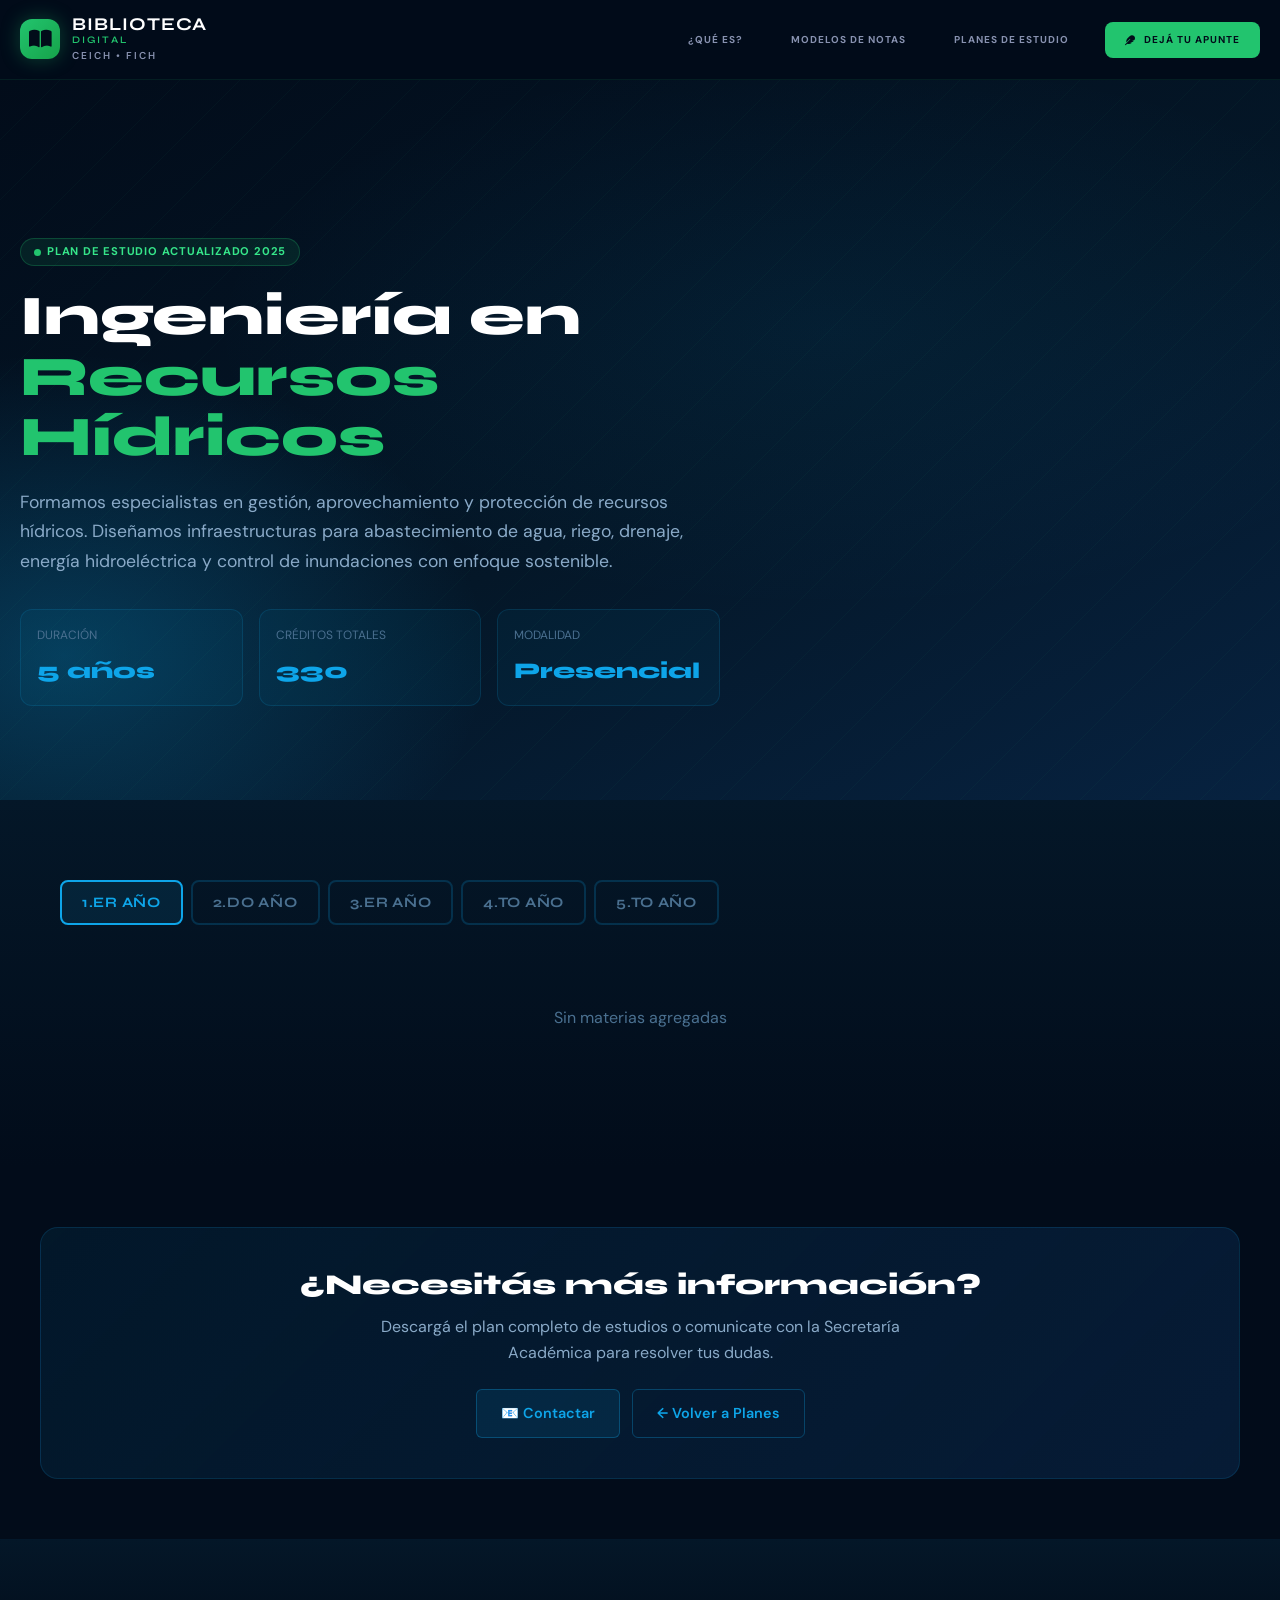
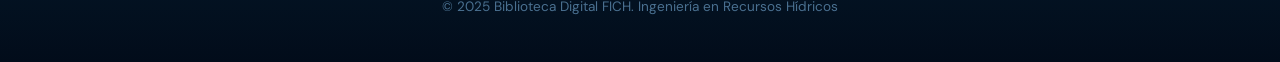
<file: pages/carreras/ing_recursos_hidricos.html>
<!DOCTYPE html>
<html lang="es">
<head>
    <meta charset="UTF-8">
    <meta name="viewport" content="width=device-width, initial-scale=1.0">
    <title>Ingeniería en Recursos Hídricos — Biblioteca Digital</title>
    <link href="https://cdnjs.cloudflare.com/ajax/libs/font-awesome/6.0.0/css/all.min.css" rel="stylesheet">
    <link href="https://fonts.googleapis.com/css2?family=DM+Sans:wght@400;500;700&family=Syne:wght@700;800&display=swap" rel="stylesheet">
        <!-- 1. Variables CSS -->
    <link rel="stylesheet" href="../../css/variables.css">

    <!-- 2. Estilos globales -->
    <link rel="stylesheet" href="../../css/global.css">

    <!-- 3. Navbar -->
    <link rel="stylesheet" href="../../css/navbar.css">

    <!-- 4. Estilos específicos -->
    <link rel="stylesheet" href="../../css/styles.css">

    <!-- 5. Formularios (si es necesario) -->
    <link rel="stylesheet" href="../../css/forms.css">

    <!-- 6. Responsividad -->
    <link rel="stylesheet" href="../../css/responsive.css">
</head>
<body>
    <!-- NAVBAR -->
    <nav>
        <div>
            <a href="../../index.html">
                <div>
                    <i class="fas fa-book-open"></i>
                </div>
                <div>
                    <span>BIBLIOTECA <span>DIGITAL</span></span>
                    <span>CEICH • FICH</span>
                </div>
            </a>
            <div>
                <a href="../que_es_la_biblioteca.html">¿Qué es?</a>
                <a href="../modelos_notas_reglamento.html">Modelos de Notas</a>
                <a href="../planes_estudio.html">Planes de Estudio</a>
                <a href="../deja_apunte.html" style="background: #22c46e; color: #020c1a; padding: 10px 20px; border-radius: 8px; text-decoration: none; font-weight: 700; font-size: 10px; text-transform: uppercase; letter-spacing: 1px; transition: all .3s; display: flex; align-items: center; gap: 8px;">
                    <i class="fas fa-feather"></i> DEJÁ TU APUNTE
                </a>
            </div>
        </div>
    </nav>

<!-- ╔═════════════════════════════════════════╗
     ║  HERO SECTION                           ║
╚═════════════════════════════════════════╝ -->
<section style="
  min-height:80vh;
  display:flex;align-items:center;
  position:relative;overflow:hidden;
  padding-top:64px;
  background:
    radial-gradient(ellipse 70% 55% at 65% 35%, rgba(14,165,233,.065) 0%, transparent 70%),
    radial-gradient(ellipse 55% 70% at 5% 80%, rgba(14,165,233,.25) 0%, transparent 60%),
    linear-gradient(155deg, #020c1a 0%, #041728 55%, #072240 100%);
">
  <div class="grid-bg" style="position:absolute;inset:0;z-index:0;"></div>

  <div style="width:100%;position:relative;z-index:1;max-width:1280px;margin:0 auto;padding:80px 20px;">
    <div style="max-width:800px;">
      <div class="fade-up d1" style="margin-bottom:20px;">
        <div class="badge" style="display:inline-flex;">
          <div class="pulse-dot"></div>
          Plan de Estudio Actualizado 2025
        </div>
      </div>

      <h1 class="fade-up d2" style="font-size:clamp(2.2rem,5vw,3.5rem);font-weight:800;color:#fff;line-height:1.08;margin-bottom:20px;font-family:'Syne',sans-serif;">
        Ingeniería en <span style="color:var(--verde-500);">Recursos Hídricos</span>
      </h1>

      <p class="fade-up d3" style="color:var(--text-soft);font-size:1.1rem;line-height:1.7;margin-bottom:32px;max-width:700px;">
        Formamos especialistas en gestión, aprovechamiento y protección de recursos hídricos. Diseñamos infraestructuras para abastecimiento de agua, riego, drenaje, energía hidroeléctrica y control de inundaciones con enfoque sostenible.
      </p>

      <div class="fade-up d4" style="display:grid;grid-template-columns:repeat(auto-fit,minmax(180px,1fr));gap:16px;max-width:700px;">
        <div style="background:rgba(14,165,233,.05);border:1px solid rgba(14,165,233,.15);border-radius:12px;padding:16px;">
          <div style="color:var(--text-muted);font-size:.75rem;margin-bottom:8px;text-transform:uppercase;">Duración</div>
          <div style="font-family:'Syne',sans-serif;font-weight:800;color:#0ea5e9;font-size:1.4rem;">5 años</div>
        </div>
        <div style="background:rgba(14,165,233,.05);border:1px solid rgba(14,165,233,.15);border-radius:12px;padding:16px;">
          <div style="color:var(--text-muted);font-size:.75rem;margin-bottom:8px;text-transform:uppercase;">Créditos Totales</div>
          <div style="font-family:'Syne',sans-serif;font-weight:800;color:#0ea5e9;font-size:1.4rem;">330</div>
        </div>
        <div style="background:rgba(14,165,233,.05);border:1px solid rgba(14,165,233,.15);border-radius:12px;padding:16px;">
          <div style="color:var(--text-muted);font-size:.75rem;margin-bottom:8px;text-transform:uppercase;">Modalidad</div>
          <div style="font-family:'Syne',sans-serif;font-weight:800;color:#0ea5e9;font-size:1.4rem;">Presencial</div>
        </div>
      </div>
    </div>
  </div>
</section>

<!-- ╔═════════════════════════════════════════╗
     ║  PLAN DE ESTUDIO                        ║
╚═════════════════════════════════════════╝ -->
<section style="padding:80px 0;background:linear-gradient(180deg,#041728,#020c1a);">
  <div style="max-width:1200px;margin:0 auto;padding:0 20px;">

    <!-- TABS -->
    <div class="reveal" style="display:flex;gap:8px;margin-bottom:40px;flex-wrap:wrap;">
      <button onclick="mostrarAno(1)" id="tab-1" class="tab-button active" style="
        padding:12px 20px;
        border-radius:8px;
        border:2px solid #0ea5e9;
        background:rgba(14,165,233,.1);
        color:#0ea5e9;
        font-weight:700;
        font-size:.9rem;
        cursor:pointer;
        transition:all .3s ease;
        font-family:'Syne',sans-serif;
      ">1.er Año</button>

      <button onclick="mostrarAno(2)" id="tab-2" class="tab-button" style="
        padding:12px 20px;
        border-radius:8px;
        border:2px solid rgba(14,165,233,.2);
        background:transparent;
        color:var(--text-muted);
        font-weight:700;
        font-size:.9rem;
        cursor:pointer;
        transition:all .3s ease;
        font-family:'Syne',sans-serif;
      ">2.do Año</button>

      <button onclick="mostrarAno(3)" id="tab-3" class="tab-button" style="
        padding:12px 20px;
        border-radius:8px;
        border:2px solid rgba(14,165,233,.2);
        background:transparent;
        color:var(--text-muted);
        font-weight:700;
        font-size:.9rem;
        cursor:pointer;
        transition:all .3s ease;
        font-family:'Syne',sans-serif;
      ">3.er Año</button>

      <button onclick="mostrarAno(4)" id="tab-4" class="tab-button" style="
        padding:12px 20px;
        border-radius:8px;
        border:2px solid rgba(14,165,233,.2);
        background:transparent;
        color:var(--text-muted);
        font-weight:700;
        font-size:.9rem;
        cursor:pointer;
        transition:all .3s ease;
        font-family:'Syne',sans-serif;
      ">4.to Año</button>

      <button onclick="mostrarAno(5)" id="tab-5" class="tab-button" style="
        padding:12px 20px;
        border-radius:8px;
        border:2px solid rgba(14,165,233,.2);
        background:transparent;
        color:var(--text-muted);
        font-weight:700;
        font-size:.9rem;
        cursor:pointer;
        transition:all .3s ease;
        font-family:'Syne',sans-serif;
      ">5.to Año</button>
    </div>

    <!-- CONTENIDO POR AÑO -->
    <div id="ano-1" class="ano-content reveal">
      <!-- 1ER CUATRIMESTRE -->
      <div style="margin-bottom:40px;">
        <div style="display:flex;align-items:center;gap:12px;margin-bottom:20px;">
          <div style="width:4px;height:24px;background:linear-gradient(135deg,#0ea5e9,#0284c7);border-radius:2px;"></div>
          <h2 style="color:#fff;font-size:1.3rem;font-weight:700;font-family:'Syne',sans-serif;">Primer Cuatrimestre</h2>
        </div>

        <div style="display:grid;grid-template-columns:repeat(auto-fill,minmax(280px,1fr));gap:12px;">
          <div class="materia-card">
            <div style="display:flex;align-items:flex-start;justify-content:space-between;margin-bottom:12px;">
              <h3 style="color:#fff;font-weight:700;font-size:.95rem;">Matemática Básica</h3>
              <svg width="20" height="20" viewBox="0 0 24 24" fill="none" stroke="#0ea5e9" stroke-width="2">
                <polyline points="22 12 18 12 15 21 9 3 6 12 2 12"></polyline>
              </svg>
            </div>
            <p style="color:var(--text-muted);font-size:.8rem;">Fundamentos matemáticos para ingeniería</p>
          </div>

          <div class="materia-card">
            <div style="display:flex;align-items:flex-start;justify-content:space-between;margin-bottom:12px;">
              <h3 style="color:#fff;font-weight:700;font-size:.95rem;">Química General e Inorgánica</h3>
              <svg width="20" height="20" viewBox="0 0 24 24" fill="none" stroke="#0ea5e9" stroke-width="2">
                <circle cx="12" cy="12" r="1"/><circle cx="19" cy="12" r="1"/><circle cx="5" cy="12" r="1"/><path d="M12 5v14M5 19l7-14M19 19l-7-14"/>
              </svg>
            </div>
            <p style="color:var(--text-muted);font-size:.8rem;">Principios de química inorgánica</p>
          </div>

          <div class="materia-card">
            <div style="display:flex;align-items:flex-start;justify-content:space-between;margin-bottom:12px;">
              <h3 style="color:#fff;font-weight:700;font-size:.95rem;">Comunicación Técnica</h3>
              <svg width="20" height="20" viewBox="0 0 24 24" fill="none" stroke="#0ea5e9" stroke-width="2">
                <path d="M21 15a2 2 0 0 1-2 2H7l-4 4V5a2 2 0 0 1 2-2h14a2 2 0 0 1 2 2z"></path>
              </svg>
            </div>
            <p style="color:var(--text-muted);font-size:.8rem;">Redacción y presentación técnica</p>
          </div>

          <div class="materia-card">
            <div style="display:flex;align-items:flex-start;justify-content:space-between;margin-bottom:12px;">
              <h3 style="color:#fff;font-weight:700;font-size:.95rem;">Seminario Taller</h3>
              <svg width="20" height="20" viewBox="0 0 24 24" fill="none" stroke="#0ea5e9" stroke-width="2">
                <path d="M21 15a2 2 0 0 1-2 2H7l-4 4V5a2 2 0 0 1 2-2h14a2 2 0 0 1 2 2z"></path>
              </svg>
            </div>
            <p style="color:var(--text-muted);font-size:.8rem;">Introducción a la profesión</p>
          </div>
        </div>
      </div>

      <!-- 2DO CUATRIMESTRE -->
      <div>
        <div style="display:flex;align-items:center;gap:12px;margin-bottom:20px;">
          <div style="width:4px;height:24px;background:linear-gradient(135deg,#0ea5e9,#0284c7);border-radius:2px;"></div>
          <h2 style="color:#fff;font-size:1.3rem;font-weight:700;font-family:'Syne',sans-serif;">Segundo Cuatrimestre</h2>
        </div>

        <div style="display:grid;grid-template-columns:repeat(auto-fill,minmax(280px,1fr));gap:12px;">
          <div class="materia-card">
            <div style="display:flex;align-items:flex-start;justify-content:space-between;margin-bottom:12px;">
              <h3 style="color:#fff;font-weight:700;font-size:.95rem;">Álgebra Lineal</h3>
              <svg width="20" height="20" viewBox="0 0 24 24" fill="none" stroke="#0ea5e9" stroke-width="2">
                <rect x="3" y="3" width="7" height="7"></rect><rect x="14" y="3" width="7" height="7"></rect><rect x="14" y="14" width="7" height="7"></rect><rect x="3" y="14" width="7" height="7"></rect>
              </svg>
            </div>
            <p style="color:var(--text-muted);font-size:.8rem;">Matrices, vectores y aplicaciones</p>
          </div>

          <div class="materia-card">
            <div style="display:flex;align-items:flex-start;justify-content:space-between;margin-bottom:12px;">
              <h3 style="color:#fff;font-weight:700;font-size:.95rem;">Cálculo I</h3>
              <svg width="20" height="20" viewBox="0 0 24 24" fill="none" stroke="#0ea5e9" stroke-width="2">
                <polyline points="22 12 18 12 15 21 9 3 6 12 2 12"></polyline>
              </svg>
            </div>
            <p style="color:var(--text-muted);font-size:.8rem;">Límites, derivadas e integrales</p>
          </div>

          <div class="materia-card">
            <div style="display:flex;align-items:flex-start;justify-content:space-between;margin-bottom:12px;">
              <h3 style="color:#fff;font-weight:700;font-size:.95rem;">Comunicación Técnica</h3>
              <svg width="20" height="20" viewBox="0 0 24 24" fill="none" stroke="#0ea5e9" stroke-width="2">
                <path d="M21 15a2 2 0 0 1-2 2H7l-4 4V5a2 2 0 0 1 2-2h14a2 2 0 0 1 2 2z"></path>
              </svg>
            </div>
            <p style="color:var(--text-muted);font-size:.8rem;">Redacción y presentación técnica</p>
          </div>

          <div class="materia-card">
            <div style="display:flex;align-items:flex-start;justify-content:space-between;margin-bottom:12px;">
              <h3 style="color:#fff;font-weight:700;font-size:.95rem;">Química y Biología del Agua</h3>
              <svg width="20" height="20" viewBox="0 0 24 24" fill="none" stroke="#0ea5e9" stroke-width="2">
                <circle cx="12" cy="12" r="1"/><circle cx="19" cy="12" r="1"/><circle cx="5" cy="12" r="1"/><path d="M12 5v14M5 19l7-14M19 19l-7-14"/>
              </svg>
            </div>
            <p style="color:var(--text-muted);font-size:.8rem;">Propiedades del agua</p>
          </div>
        </div>
      </div>
    </div>

    <!-- AÑO 2 -->
    <div id="ano-2" class="ano-content reveal" style="display:none;">
      <!-- 1ER CUATRIMESTRE -->
      <div style="margin-bottom:40px;">
        <div style="display:flex;align-items:center;gap:12px;margin-bottom:20px;">
          <div style="width:4px;height:24px;background:linear-gradient(135deg,#0ea5e9,#0284c7);border-radius:2px;"></div>
          <h2 style="color:#fff;font-size:1.3rem;font-weight:700;font-family:'Syne',sans-serif;">Primer Cuatrimestre</h2>
        </div>

        <div style="display:grid;grid-template-columns:repeat(auto-fill,minmax(280px,1fr));gap:12px;">
          <div class="materia-card"><div style="display:flex;align-items:flex-start;justify-content:space-between;margin-bottom:12px;"><h3 style="color:#fff;font-weight:700;font-size:.95rem;">Física I</h3><svg width="20" height="20" viewBox="0 0 24 24" fill="none" stroke="#0ea5e9" stroke-width="2"><circle cx="12" cy="12" r="5"/><line x1="12" y1="1" x2="12" y2="3"/><line x1="12" y1="21" x2="12" y2="23"/><line x1="4.22" y1="4.22" x2="5.64" y2="5.64"/><line x1="18.36" y1="18.36" x2="19.78" y2="19.78"/><line x1="1" y1="12" x2="3" y2="12"/><line x1="21" y1="12" x2="23" y2="12"/><line x1="4.22" y1="19.78" x2="5.64" y2="18.36"/><line x1="18.36" y1="5.64" x2="19.78" y2="4.22"/></svg></div><p style="color:var(--text-muted);font-size:.8rem;">Mecánica clásica y ondas</p></div>
          <div class="materia-card"><div style="display:flex;align-items:flex-start;justify-content:space-between;margin-bottom:12px;"><h3 style="color:#fff;font-weight:700;font-size:.95rem;">Cálculo II</h3><svg width="20" height="20" viewBox="0 0 24 24" fill="none" stroke="#0ea5e9" stroke-width="2"><polyline points="22 12 18 12 15 21 9 3 6 12 2 12"></polyline></svg></div><p style="color:var(--text-muted);font-size:.8rem;">Funciones multivariables</p></div>
          <div class="materia-card"><div style="display:flex;align-items:flex-start;justify-content:space-between;margin-bottom:12px;"><h3 style="color:#fff;font-weight:700;font-size:.95rem;">Elementos de Topografía y Cartografía</h3><svg width="20" height="20" viewBox="0 0 24 24" fill="none" stroke="#0ea5e9" stroke-width="2"><path d="M4 4h16v16H4z"/><path d="M9 9h6v6H9z"/></svg></div><p style="color:var(--text-muted);font-size:.8rem;">Levantamientos y mapeo</p></div>
          <div class="materia-card"><div style="display:flex;align-items:flex-start;justify-content:space-between;margin-bottom:12px;"><h3 style="color:#fff;font-weight:700;font-size:.95rem;">Tecnología, Ambiente y Sociedad</h3><svg width="20" height="20" viewBox="0 0 24 24" fill="none" stroke="#0ea5e9" stroke-width="2"><path d="M21 15a2 2 0 0 1-2 2H7l-4 4V5a2 2 0 0 1 2-2h14a2 2 0 0 1 2 2z"></path></svg></div><p style="color:var(--text-muted);font-size:.8rem;">Impacto socioambiental</p></div>
        </div>
      </div>

      <!-- 2DO CUATRIMESTRE -->
      <div>
        <div style="display:flex;align-items:center;gap:12px;margin-bottom:20px;">
          <div style="width:4px;height:24px;background:linear-gradient(135deg,#0ea5e9,#0284c7);border-radius:2px;"></div>
          <h2 style="color:#fff;font-size:1.3rem;font-weight:700;font-family:'Syne',sans-serif;">Segundo Cuatrimestre</h2>
        </div>

        <div style="display:grid;grid-template-columns:repeat(auto-fill,minmax(280px,1fr));gap:12px;">
          <div class="materia-card"><div style="display:flex;align-items:flex-start;justify-content:space-between;margin-bottom:12px;"><h3 style="color:#fff;font-weight:700;font-size:.95rem;">Física II</h3><svg width="20" height="20" viewBox="0 0 24 24" fill="none" stroke="#0ea5e9" stroke-width="2"><circle cx="12" cy="12" r="5"/><line x1="12" y1="1" x2="12" y2="3"/><line x1="12" y1="21" x2="12" y2="23"/><line x1="4.22" y1="4.22" x2="5.64" y2="5.64"/><line x1="18.36" y1="18.36" x2="19.78" y2="19.78"/><line x1="1" y1="12" x2="3" y2="12"/><line x1="21" y1="12" x2="23" y2="12"/><line x1="4.22" y1="19.78" x2="5.64" y2="18.36"/><line x1="18.36" y1="5.64" x2="19.78" y2="4.22"/></svg></div><p style="color:var(--text-muted);font-size:.8rem;">Electromagnetismo</p></div>
          <div class="materia-card"><div style="display:flex;align-items:flex-start;justify-content:space-between;margin-bottom:12px;"><h3 style="color:#fff;font-weight:700;font-size:.95rem;">Estadística</h3><svg width="20" height="20" viewBox="0 0 24 24" fill="none" stroke="#0ea5e9" stroke-width="2"><polyline points="22 12 18 12 15 21 9 3 6 12 2 12"></polyline></svg></div><p style="color:var(--text-muted);font-size:.8rem;">Probabilidad y análisis de datos</p></div>
          <div class="materia-card"><div style="display:flex;align-items:flex-start;justify-content:space-between;margin-bottom:12px;"><h3 style="color:#fff;font-weight:700;font-size:.95rem;">Ecuaciones Diferenciales</h3><svg width="20" height="20" viewBox="0 0 24 24" fill="none" stroke="#0ea5e9" stroke-width="2"><polyline points="22 12 18 12 15 21 9 3 6 12 2 12"></polyline></svg></div><p style="color:var(--text-muted);font-size:.8rem;">EDO y soluciones numéricas</p></div>
          <div class="materia-card"><div style="display:flex;align-items:flex-start;justify-content:space-between;margin-bottom:12px;"><h3 style="color:#fff;font-weight:700;font-size:.95rem;">Geología, Geomorfología y Suelos</h3><svg width="20" height="20" viewBox="0 0 24 24" fill="none" stroke="#0ea5e9" stroke-width="2"><path d="M12 2C6.48 2 2 6.48 2 12s4.48 10 10 10 10-4.48 10-10S17.52 2 12 2z"/></svg></div><p style="color:var(--text-muted);font-size:.8rem;">Geología aplicada</p></div>
        </div>
      </div>
    </div>

    <!-- AÑO 3 -->
    <div id="ano-3" class="ano-content reveal" style="display:none;">
      <!-- 1ER CUATRIMESTRE -->
      <div style="margin-bottom:40px;">
        <div style="display:flex;align-items:center;gap:12px;margin-bottom:20px;">
          <div style="width:4px;height:24px;background:linear-gradient(135deg,#0ea5e9,#0284c7);border-radius:2px;"></div>
          <h2 style="color:#fff;font-size:1.3rem;font-weight:700;font-family:'Syne',sans-serif;">Primer Cuatrimestre</h2>
        </div>

        <div style="display:grid;grid-template-columns:repeat(auto-fill,minmax(280px,1fr));gap:12px;">
          <div class="materia-card"><div style="display:flex;align-items:flex-start;justify-content:space-between;margin-bottom:12px;"><h3 style="color:#fff;font-weight:700;font-size:.95rem;">Hidrometeorología</h3><svg width="20" height="20" viewBox="0 0 24 24" fill="none" stroke="#0ea5e9" stroke-width="2"><path d="M12 2.69l5.66 5.66a8 8 0 1 1-11.31 0z"/></svg></div><p style="color:var(--text-muted);font-size:.8rem;">Meteorología e hidrología</p></div>
          <div class="materia-card"><div style="display:flex;align-items:flex-start;justify-content:space-between;margin-bottom:12px;"><h3 style="color:#fff;font-weight:700;font-size:.95rem;">Mecánica de Fluidos</h3><svg width="20" height="20" viewBox="0 0 24 24" fill="none" stroke="#0ea5e9" stroke-width="2"><circle cx="12" cy="12" r="5"/><line x1="12" y1="1" x2="12" y2="3"/><line x1="12" y1="21" x2="12" y2="23"/><line x1="4.22" y1="4.22" x2="5.64" y2="5.64"/><line x1="18.36" y1="18.36" x2="19.78" y2="19.78"/><line x1="1" y1="12" x2="3" y2="12"/><line x1="21" y1="12" x2="23" y2="12"/><line x1="4.22" y1="19.78" x2="5.64" y2="18.36"/><line x1="18.36" y1="5.64" x2="19.78" y2="4.22"/></svg></div><p style="color:var(--text-muted);font-size:.8rem;">Flujos y comportamiento</p></div>
          <div class="materia-card"><div style="display:flex;align-items:flex-start;justify-content:space-between;margin-bottom:12px;"><h3 style="color:#fff;font-weight:700;font-size:.95rem;">Teoría de Estructuras I</h3><svg width="20" height="20" viewBox="0 0 24 24" fill="none" stroke="#0ea5e9" stroke-width="2"><path d="M4 4h16v16H4z"/><path d="M9 9h6v6H9z"/></svg></div><p style="color:var(--text-muted);font-size:.8rem;">Análisis estructural</p></div>
          <div class="materia-card"><div style="display:flex;align-items:flex-start;justify-content:space-between;margin-bottom:12px;"><h3 style="color:#fff;font-weight:700;font-size:.95rem;">Topografía e Hidrometría</h3><svg width="20" height="20" viewBox="0 0 24 24" fill="none" stroke="#0ea5e9" stroke-width="2"><rect x="3" y="3" width="7" height="7"></rect><rect x="14" y="3" width="7" height="7"></rect><rect x="14" y="14" width="7" height="7"></rect><rect x="3" y="14" width="7" height="7"></rect></svg></div><p style="color:var(--text-muted);font-size:.8rem;">Medición de agua</p></div>
        </div>
      </div>

      <!-- 2DO CUATRIMESTRE -->
      <div>
        <div style="display:flex;align-items:center;gap:12px;margin-bottom:20px;">
          <div style="width:4px;height:24px;background:linear-gradient(135deg,#0ea5e9,#0284c7);border-radius:2px;"></div>
          <h2 style="color:#fff;font-size:1.3rem;font-weight:700;font-family:'Syne',sans-serif;">Segundo Cuatrimestre</h2>
        </div>

        <div style="display:grid;grid-template-columns:repeat(auto-fill,minmax(280px,1fr));gap:12px;">
          <div class="materia-card"><div style="display:flex;align-items:flex-start;justify-content:space-between;margin-bottom:12px;"><h3 style="color:#fff;font-weight:700;font-size:.95rem;">Hidráulica de Canales</h3><svg width="20" height="20" viewBox="0 0 24 24" fill="none" stroke="#0ea5e9" stroke-width="2"><path d="M12 2.69l5.66 5.66a8 8 0 1 1-11.31 0z"/></svg></div><p style="color:var(--text-muted);font-size:.8rem;">Flujo in canales abiertos</p></div>
          <div class="materia-card"><div style="display:flex;align-items:flex-start;justify-content:space-between;margin-bottom:12px;"><h3 style="color:#fff;font-weight:700;font-size:.95rem;">Teoría de Estructuras II</h3><svg width="20" height="20" viewBox="0 0 24 24" fill="none" stroke="#0ea5e9" stroke-width="2"><path d="M4 4h16v16H4z"/><path d="M9 9h6v6H9z"/></svg></div><p style="color:var(--text-muted);font-size:.8rem;">Análisis avanzado</p></div>
          <div class="materia-card"><div style="display:flex;align-items:flex-start;justify-content:space-between;margin-bottom:12px;"><h3 style="color:#fff;font-weight:700;font-size:.95rem;">Mecánica de Suelos e Ingeniería Geotécnica</h3><svg width="20" height="20" viewBox="0 0 24 24" fill="none" stroke="#0ea5e9" stroke-width="2"><path d="M12 2C6.48 2 2 6.48 2 12s4.48 10 10 10 10-4.48 10-10S17.52 2 12 2z"/></svg></div><p style="color:var(--text-muted);font-size:.8rem;">Geotecnia aplicada</p></div>
          <div class="materia-card"><div style="display:flex;align-items:flex-start;justify-content:space-between;margin-bottom:12px;"><h3 style="color:#fff;font-weight:700;font-size:.95rem;">Topografía e Hidrometría</h3><svg width="20" height="20" viewBox="0 0 24 24" fill="none" stroke="#0ea5e9" stroke-width="2"><rect x="3" y="3" width="7" height="7"></rect><rect x="14" y="3" width="7" height="7"></rect><rect x="14" y="14" width="7" height="7"></rect><rect x="3" y="14" width="7" height="7"></rect></svg></div><p style="color:var(--text-muted);font-size:.8rem;">Medición avanzada</p></div>
        </div>
      </div>
    </div>

    <!-- AÑO 4 -->
    <div id="ano-4" class="ano-content reveal" style="display:none;">
      <!-- 1ER CUATRIMESTRE -->
      <div style="margin-bottom:40px;">
        <div style="display:flex;align-items:center;gap:12px;margin-bottom:20px;">
          <div style="width:4px;height:24px;background:linear-gradient(135deg,#0ea5e9,#0284c7);border-radius:2px;"></div>
          <h2 style="color:#fff;font-size:1.3rem;font-weight:700;font-family:'Syne',sans-serif;">Primer Cuatrimestre</h2>
        </div>

        <div style="display:grid;grid-template-columns:repeat(auto-fill,minmax(280px,1fr));gap:12px;">
          <div class="materia-card"><div style="display:flex;align-items:flex-start;justify-content:space-between;margin-bottom:12px;"><h3 style="color:#fff;font-weight:700;font-size:.95rem;">Economía y Costos</h3><svg width="20" height="20" viewBox="0 0 24 24" fill="none" stroke="#0ea5e9" stroke-width="2"><path d="M12 1v22M17 5H9.5a3.5 3.5 0 0 0 0 7h5a3.5 3.5 0 0 1 0 7H6"/></svg></div><p style="color:var(--text-muted);font-size:.8rem;">Análisis económico</p></div>
          <div class="materia-card"><div style="display:flex;align-items:flex-start;justify-content:space-between;margin-bottom:12px;"><h3 style="color:#fff;font-weight:700;font-size:.95rem;">Hidrología de Superficie</h3><svg width="20" height="20" viewBox="0 0 24 24" fill="none" stroke="#0ea5e9" stroke-width="2"><path d="M12 2.69l5.66 5.66a8 8 0 1 1-11.31 0z"/></svg></div><p style="color:var(--text-muted);font-size:.8rem;">Ciclo hidrológico</p></div>
          <div class="materia-card"><div style="display:flex;align-items:flex-start;justify-content:space-between;margin-bottom:12px;"><h3 style="color:#fff;font-weight:700;font-size:.95rem;">Hormigón Armado</h3><svg width="20" height="20" viewBox="0 0 24 24" fill="none" stroke="#0ea5e9" stroke-width="2"><rect x="3" y="3" width="7" height="7"></rect><rect x="14" y="3" width="7" height="7"></rect><rect x="14" y="14" width="7" height="7"></rect><rect x="3" y="14" width="7" height="7"></rect></svg></div><p style="color:var(--text-muted);font-size:.8rem;">Diseño de hormigón</p></div>
          <div class="materia-card"><div style="display:flex;align-items:flex-start;justify-content:space-between;margin-bottom:12px;"><h3 style="color:#fff;font-weight:700;font-size:.95rem;">Legislación del Agua</h3><svg width="20" height="20" viewBox="0 0 24 24" fill="none" stroke="#0ea5e9" stroke-width="2"><path d="M21 15a2 2 0 0 1-2 2H7l-4 4V5a2 2 0 0 1 2-2h14a2 2 0 0 1 2 2z"></path></svg></div><p style="color:var(--text-muted);font-size:.8rem;">Marco legal hídrico</p></div>
          <div class="materia-card"><div style="display:flex;align-items:flex-start;justify-content:space-between;margin-bottom:12px;"><h3 style="color:#fff;font-weight:700;font-size:.95rem;">Métodos Numéricos y Computación</h3><svg width="20" height="20" viewBox="0 0 24 24" fill="none" stroke="#0ea5e9" stroke-width="2"><polyline points="16 18 22 12 16 6"></polyline><polyline points="8 6 2 12 8 18"></polyline></svg></div><p style="color:var(--text-muted);font-size:.8rem;">Cálculos y programación</p></div>
        </div>
      </div>

      <!-- 2DO CUATRIMESTRE -->
      <div>
        <div style="display:flex;align-items:center;gap:12px;margin-bottom:20px;">
          <div style="width:4px;height:24px;background:linear-gradient(135deg,#0ea5e9,#0284c7);border-radius:2px;"></div>
          <h2 style="color:#fff;font-size:1.3rem;font-weight:700;font-family:'Syne',sans-serif;">Segundo Cuatrimestre</h2>
        </div>

        <div style="display:grid;grid-template-columns:repeat(auto-fill,minmax(280px,1fr));gap:12px;">
          <div class="materia-card"><div style="display:flex;align-items:flex-start;justify-content:space-between;margin-bottom:12px;"><h3 style="color:#fff;font-weight:700;font-size:.95rem;">Diseño Estructural de Obras Hidráulicas</h3><svg width="20" height="20" viewBox="0 0 24 24" fill="none" stroke="#0ea5e9" stroke-width="2"><path d="M4 4h16v16H4z"/><path d="M9 9h6v6H9z"/></svg></div><p style="color:var(--text-muted);font-size:.8rem;">Diseño de estructuras</p></div>
          <div class="materia-card"><div style="display:flex;align-items:flex-start;justify-content:space-between;margin-bottom:12px;"><h3 style="color:#fff;font-weight:700;font-size:.95rem;">Hidráulica Fluvial</h3><svg width="20" height="20" viewBox="0 0 24 24" fill="none" stroke="#0ea5e9" stroke-width="2"><path d="M12 2.69l5.66 5.66a8 8 0 1 1-11.31 0z"/></svg></div><p style="color:var(--text-muted);font-size:.8rem;">Dinámica fluvial</p></div>
          <div class="materia-card"><div style="display:flex;align-items:flex-start;justify-content:space-between;margin-bottom:12px;"><h3 style="color:#fff;font-weight:700;font-size:.95rem;">Hidrología Subterránea</h3><svg width="20" height="20" viewBox="0 0 24 24" fill="none" stroke="#0ea5e9" stroke-width="2"><path d="M12 2.69l5.66 5.66a8 8 0 1 1-11.31 0z"/></svg></div><p style="color:var(--text-muted);font-size:.8rem;">Aguas subterráneas</p></div>
          <div class="materia-card"><div style="display:flex;align-items:flex-start;justify-content:space-between;margin-bottom:12px;"><h3 style="color:#fff;font-weight:700;font-size:.95rem;">Obras Hidráulicas I</h3><svg width="20" height="20" viewBox="0 0 24 24" fill="none" stroke="#0ea5e9" stroke-width="2"><path d="M4 4h16v16H4z"/><path d="M9 9h6v6H9z"/></svg></div><p style="color:var(--text-muted);font-size:.8rem;">Infraestructuras hídricas</p></div>
        </div>
      </div>
    </div>

    <!-- AÑO 5 -->
    <div id="ano-5" class="ano-content reveal" style="display:none;">
      <!-- 1ER CUATRIMESTRE -->
      <div style="margin-bottom:40px;">
        <div style="display:flex;align-items:center;gap:12px;margin-bottom:20px;">
          <div style="width:4px;height:24px;background:linear-gradient(135deg,#0ea5e9,#0284c7);border-radius:2px;"></div>
          <h2 style="color:#fff;font-size:1.3rem;font-weight:700;font-family:'Syne',sans-serif;">Primer Cuatrimestre</h2>
        </div>

        <div style="display:grid;grid-template-columns:repeat(auto-fill,minmax(280px,1fr));gap:12px;">
          <div class="materia-card"><div style="display:flex;align-items:flex-start;justify-content:space-between;margin-bottom:12px;"><h3 style="color:#fff;font-weight:700;font-size:.95rem;">Aprovechamiento de Aguas Subterráneas</h3><svg width="20" height="20" viewBox="0 0 24 24" fill="none" stroke="#0ea5e9" stroke-width="2"><path d="M12 2.69l5.66 5.66a8 8 0 1 1-11.31 0z"/></svg></div><p style="color:var(--text-muted);font-size:.8rem;">Explotación sostenible</p></div>
          <div class="materia-card"><div style="display:flex;align-items:flex-start;justify-content:space-between;margin-bottom:12px;"><h3 style="color:#fff;font-weight:700;font-size:.95rem;">Gestión Integrada de los Recursos Hídricos</h3><svg width="20" height="20" viewBox="0 0 24 24" fill="none" stroke="#0ea5e9" stroke-width="2"><path d="M21 12a9 9 0 1 1-18 0 9 9 0 0 1 18 0z"/></svg></div><p style="color:var(--text-muted);font-size:.8rem;">Gestión integrada</p></div>
          <div class="materia-card"><div style="display:flex;align-items:flex-start;justify-content:space-between;margin-bottom:12px;"><h3 style="color:#fff;font-weight:700;font-size:.95rem;">Obras Hidráulicas II</h3><svg width="20" height="20" viewBox="0 0 24 24" fill="none" stroke="#0ea5e9" stroke-width="2"><path d="M4 4h16v16H4z"/><path d="M9 9h6v6H9z"/></svg></div><p style="color:var(--text-muted);font-size:.8rem;">Obras avanzadas</p></div>
          <div class="materia-card"><div style="display:flex;align-items:flex-start;justify-content:space-between;margin-bottom:12px;"><h3 style="color:#fff;font-weight:700;font-size:.95rem;">Riego y Drenaje</h3><svg width="20" height="20" viewBox="0 0 24 24" fill="none" stroke="#0ea5e9" stroke-width="2"><path d="M12 2.69l5.66 5.66a8 8 0 1 1-11.31 0z"/></svg></div><p style="color:var(--text-muted);font-size:.8rem;">Sistemas agrícolas</p></div>
        </div>
      </div>

      <!-- 2DO CUATRIMESTRE -->
      <div>
        <div style="display:flex;align-items:center;gap:12px;margin-bottom:20px;">
          <div style="width:4px;height:24px;background:linear-gradient(135deg,#0ea5e9,#0284c7);border-radius:2px;"></div>
          <h2 style="color:#fff;font-size:1.3rem;font-weight:700;font-family:'Syne',sans-serif;">Segundo Cuatrimestre</h2>
        </div>

        <div style="display:grid;grid-template-columns:repeat(auto-fill,minmax(280px,1fr));gap:12px;">
          <div class="materia-card"><div style="display:flex;align-items:flex-start;justify-content:space-between;margin-bottom:12px;"><h3 style="color:#fff;font-weight:700;font-size:.95rem;">Formulación y Evaluación Económico Ambiental de los Proyectos</h3><svg width="20" height="20" viewBox="0 0 24 24" fill="none" stroke="#0ea5e9" stroke-width="2"><rect x="3" y="4" width="18" height="18" rx="2" ry="2"/><line x1="16" y1="2" x2="16" y2="6"/><line x1="8" y1="2" x2="8" y2="6"/><line x1="3" y1="10" x2="21" y2="10"/></svg></div><p style="color:var(--text-muted);font-size:.8rem;">Evaluación de proyectos</p></div>
          <div class="materia-card"><div style="display:flex;align-items:flex-start;justify-content:space-between;margin-bottom:12px;"><h3 style="color:#fff;font-weight:700;font-size:.95rem;">Ingeniería Sanitaria</h3><svg width="20" height="20" viewBox="0 0 24 24" fill="none" stroke="#0ea5e9" stroke-width="2"><path d="M21 15a2 2 0 0 1-2 2H7l-4 4V5a2 2 0 0 1 2-2h14a2 2 0 0 1 2 2z"></path></svg></div><p style="color:var(--text-muted);font-size:.8rem;">Sistemas sanitarios</p></div>
          <div class="materia-card"><div style="display:flex;align-items:flex-start;justify-content:space-between;margin-bottom:12px;"><h3 style="color:#fff;font-weight:700;font-size:.95rem;">Programación y Gestión de Obras</h3><svg width="20" height="20" viewBox="0 0 24 24" fill="none" stroke="#0ea5e9" stroke-width="2"><polyline points="16 18 22 12 16 6"></polyline><polyline points="8 6 2 12 8 18"></polyline></svg></div><p style="color:var(--text-muted);font-size:.8rem;">Gestión de proyectos</p></div>
        </div>
      </div>
    </div>

  </div>
</section>

<!-- ╔═════════════════════════════════════════╗
     ║  CTA SECTION                            ║
╚═════════════════════════════════════════╝ -->
<section style="padding:60px 20px;background:#020c1a;">
  <div style="max-width:1200px;margin:0 auto;">
    <div class="reveal" style="background:linear-gradient(135deg,rgba(14,165,233,.08),rgba(13,51,96,.4));border:1px solid rgba(14,165,233,.15);border-radius:18px;padding:40px;text-align:center;">
      <h2 style="font-size:1.8rem;font-weight:800;color:#fff;margin-bottom:12px;font-family:'Syne',sans-serif;">
        ¿Necesitás más información?
      </h2>
      <p style="color:var(--text-soft);font-size:1rem;margin-bottom:24px;max-width:600px;margin-left:auto;margin-right:auto;">
        Descargá el plan completo de estudios o comunicate con la Secretaría Académica para resolver tus dudas.
      </p>
      <div style="display:flex;gap:12px;flex-wrap:wrap;justify-content:center;">
        <a href="../../pages/calendario_mail_clave.html" style="display:inline-flex;gap:8px;padding:12px 24px;font-size:.9rem;background:rgba(14,165,233,.1);border:1px solid rgba(14,165,233,.3);border-radius:6px;color:#0ea5e9;text-decoration:none;font-weight:600;transition:all .3s ease;">
          📧 Contactar
        </a>
        <a href="../../pages/planes_estudio.html" style="display:inline-flex;gap:8px;padding:12px 24px;font-size:.9rem;background:transparent;border:1px solid rgba(14,165,233,.3);border-radius:6px;color:#0ea5e9;text-decoration:none;font-weight:600;transition:all .3s ease;">
          ← Volver a Planes
        </a>
      </div>
    </div>
  </div>
</section>

<!-- FOOTER -->
<footer style="background:linear-gradient(180deg,#041728,#020c1a);border-top:1px solid rgba(14,165,233,.08);padding:56px 20px 28px;">
  <div style="max-width:1280px;margin:0 auto;text-align:center;">
    <p style="color:var(--text-muted);font-size:.85rem;">© 2025 Biblioteca Digital FICH. Ingeniería en Recursos Hídricos</p>
  </div>
</footer>

<!-- ESTILOS ESPECÍFICOS -->
<style>
  .materia-card {
    background:rgba(14,165,233,.05);
    border:1px solid rgba(14,165,233,.15);
    border-radius:12px;
    padding:16px;
    transition:all .3s ease;
    cursor:pointer;
  }

  .materia-card:hover {
    background:rgba(14,165,233,.08);
    border-color:rgba(14,165,233,.3);
    transform:translateY(-4px);
    box-shadow:0 12px 24px rgba(0,0,0,.3);
  }

  .tab-button.active {
    background:rgba(14,165,233,.1) !important;
    border-color:#0ea5e9 !important;
    color:#0ea5e9 !important;
  }

  .tab-button:hover {
    border-color:rgba(14,165,233,.3);
    background:rgba(14,165,233,.05);
  }

  .ano-content.fade-in {
    animation:fadeIn .4s ease;
  }

  @keyframes fadeIn {
    from {
      opacity:0;
      transform:translateY(10px);
    }
    to {
      opacity:1;
      transform:translateY(0);
    }
  }
</style>

<!-- JAVASCRIPT -->
<script>
  function mostrarAno(numero) {
    // Ocultar todos
    document.querySelectorAll('.ano-content').forEach(el => {
      el.style.display = 'none';
      el.classList.remove('fade-in');
    });
    
    // Actualizar botones
    document.querySelectorAll('.tab-button').forEach((btn, idx) => {
      btn.classList.remove('active');
    });
    
    // Mostrar año seleccionado
    const anoElement = document.getElementById(`ano-${numero}`);
    if (anoElement) {
      anoElement.style.display = 'block';
      anoElement.classList.add('fade-in');
    }
    
    // Activar botón
    document.getElementById(`tab-${numero}`).classList.add('active');
  }

  // Revelar elementos al scroll
  const revealElements = document.querySelectorAll('.reveal');
  const observer = new IntersectionObserver((entries) => {
    entries.forEach(entry => {
      if (entry.isIntersecting) {
        entry.target.classList.add('visible');
      }
    });
  }, { threshold: 0.1 });

  revealElements.forEach(el => observer.observe(el));

  // Scroll navbar
  window.addEventListener('scroll', () => {
    const navbar = document.getElementById('navbar');
    if (window.scrollY > 100) {
      navbar.classList.add('scrolled');
    } else {
      navbar.classList.remove('scrolled');
    }
  });
</script>

<script src="../../js/materias.js"></script>
</body>
</html>
</file>
<file: css/variables.css>
:root {
  /* ═══════════════════════════════════════════
     COLORES PRINCIPALES
  ═══════════════════════════════════════════ */
  
  /* Navy - Fondos */
  --navy-950: #020c1a;
  --navy-900: #041728;
  --navy-800: #072240;
  --navy-700: #0d3360;
  --navy-600: #1a4d7a;

  /* Verde - Acentos */
  --verde-500: #22c46e;
  --verde-400: #36e68a;
  --verde-300: #5aef9f;
  --verde-200: #8fefb5;

  /* Grises - Texto */
  --text-primary: #ffffff;
  --text-secondary: #d8e8f8;
  --text-soft: #8892b0;
  --text-muted: #64748b;
  --text-light: #475569;

  /* ═══════════════════════════════════════════
     ESPACIOS (Spacing Scale)
  ═══════════════════════════════════════════ */
  
  --spacing-0: 0;
  --spacing-xs: 0.25rem;     /* 4px */
  --spacing-sm: 0.5rem;      /* 8px */
  --spacing-md: 1rem;        /* 16px */
  --spacing-lg: 1.5rem;      /* 24px */
  --spacing-xl: 2rem;        /* 32px */
  --spacing-2xl: 3rem;       /* 48px */
  --spacing-3xl: 4rem;       /* 64px */
  --spacing-4xl: 6rem;       /* 96px */

  /* ═══════════════════════════════════════════
     BORDER RADIUS
  ═══════════════════════════════════════════ */
  
  --radius-none: 0;
  --radius-sm: 0.375rem;     /* 6px */
  --radius-md: 0.5rem;       /* 8px */
  --radius-lg: 0.75rem;      /* 12px */
  --radius-xl: 1rem;         /* 16px */
  --radius-2xl: 1.5rem;      /* 24px */
  --radius-3xl: 2rem;        /* 32px */
  --radius-full: 9999px;

  /* ═══════════════════════════════════════════
     SOMBRAS
  ═══════════════════════════════════════════ */
  
  --shadow-none: none;
  --shadow-xs: 0 1px 2px 0 rgba(0, 0, 0, 0.05);
  --shadow-sm: 0 1px 3px 0 rgba(0, 0, 0, 0.1), 0 1px 2px 0 rgba(0, 0, 0, 0.06);
  --shadow-md: 0 4px 6px -1px rgba(0, 0, 0, 0.1), 0 2px 4px -1px rgba(0, 0, 0, 0.06);
  --shadow-lg: 0 10px 15px -3px rgba(0, 0, 0, 0.1), 0 4px 6px -2px rgba(0, 0, 0, 0.05);
  --shadow-xl: 0 20px 25px -5px rgba(0, 0, 0, 0.1), 0 10px 10px -5px rgba(0, 0, 0, 0.04);
  --shadow-2xl: 0 25px 50px -12px rgba(0, 0, 0, 0.25);

  /* ═══════════════════════════════════════════
     TRANSICIONES
  ═══════════════════════════════════════════ */
  
  --transition-fast: 150ms cubic-bezier(0.4, 0, 0.2, 1);
  --transition-base: 250ms cubic-bezier(0.4, 0, 0.2, 1);
  --transition-slow: 350ms cubic-bezier(0.4, 0, 0.2, 1);
  --transition-slower: 500ms cubic-bezier(0.4, 0, 0.2, 1);

  /* ═══════════════════════════════════════════
     TIPOGRAFÍA
  ═══════════════════════════════════════════ */
  
  --font-primary: 'DM Sans', sans-serif;
  --font-heading: 'Syne', sans-serif;
  --font-mono: 'Fira Code', monospace;

  --font-weight-normal: 400;
  --font-weight-medium: 500;
  --font-weight-semibold: 600;
  --font-weight-bold: 700;
  --font-weight-extrabold: 800;

  /* ═══════════════════════════════════════════
     TAMAÑOS DE FUENTE
  ═══════════════════════════════════════════ */
  
  --text-xs: 0.75rem;        /* 12px */
  --text-sm: 0.875rem;       /* 14px */
  --text-base: 1rem;         /* 16px */
  --text-lg: 1.125rem;       /* 18px */
  --text-xl: 1.25rem;        /* 20px */
  --text-2xl: 1.5rem;        /* 24px */
  --text-3xl: 1.875rem;      /* 30px */
  --text-4xl: 2.25rem;       /* 36px */
  --text-5xl: 3rem;          /* 48px */
  --text-6xl: 3.75rem;       /* 60px */
  --text-7xl: 4.5rem;        /* 72px */

  /* ═══════════════════════════════════════════
     Z-INDEX SCALE
  ═══════════════════════════════════════════ */
  
  --z-hide: -1;
  --z-base: 0;
  --z-dropdown: 1000;
  --z-sticky: 1010;
  --z-fixed: 1020;
  --z-modal-backdrop: 1030;
  --z-modal: 1040;
  --z-popover: 1050;
  --z-tooltip: 1060;
}
</file>
<file: css/global.css>
/* ═══════════════════════════════════════════
   GLOBAL STYLES
═══════════════════════════════════════════ */

*,
*::before,
*::after {
  box-sizing: border-box;
  margin: 0;
  padding: 0;
}

html {
  scroll-behavior: smooth;
}

body {
  font-family: 'DM Sans', sans-serif;
  background-color: var(--navy-950);
  color: var(--text-secondary);
  line-height: 1.6;
  overflow-x: hidden;
  padding-top: 80px;
}

/* Tipografía */
h1, h2, h3, h4, h5, h6 {
  font-family: 'Syne', sans-serif;
  font-weight: 700;
  line-height: 1.2;
}

h1 { font-size: 3rem; }
h2 { font-size: 2.25rem; }
h3 { font-size: 1.875rem; }
h4 { font-size: 1.5rem; }
h5 { font-size: 1.25rem; }
h6 { font-size: 1rem; }

p {
  color: var(--text-soft);
  margin-bottom: var(--spacing-md);
}

/* Links */
a {
  color: var(--verde-500);
  text-decoration: none;
  transition: color var(--transition-fast);
}

a:hover {
  color: var(--verde-400);
}

/* Scrollbar */
::-webkit-scrollbar {
  width: 8px;
  height: 8px;
}

::-webkit-scrollbar-track {
  background: var(--navy-900);
}

::-webkit-scrollbar-thumb {
  background: var(--verde-500);
  border-radius: 4px;
}

::-webkit-scrollbar-thumb:hover {
  background: var(--verde-400);
}

/* Selección */
::selection {
  background: var(--verde-500);
  color: var(--navy-950);
}

/* Inputs y Selects */
input,
select,
textarea {
  font-family: inherit;
  font-size: 1rem;
  color: var(--text-primary);
  background: var(--navy-900);
  border: 1px solid var(--navy-700);
  border-radius: var(--radius-md);
  padding: var(--spacing-md) var(--spacing-lg);
  transition: all var(--transition-base);
}

input:focus,
select:focus,
textarea:focus {
  border-color: var(--verde-500);
  box-shadow: 0 0 0 4px rgba(34, 196, 110, 0.1);
  outline: none;
}

textarea {
  resize: vertical;
}

/* Botones */
button {
  font-family: inherit;
  cursor: pointer;
  border: none;
  border-radius: var(--radius-md);
  padding: var(--spacing-md) var(--spacing-lg);
  font-weight: 700;
  text-transform: uppercase;
  letter-spacing: 0.05em;
  transition: all var(--transition-base);
}

button:hover {
  transform: translateY(-2px);
}

button:active {
  transform: translateY(0);
}

/* Utilidades */
.container {
  max-width: 1280px;
  margin: 0 auto;
  padding: 0 var(--spacing-md);
}

.text-center {
  text-align: center;
}

.uppercase {
  text-transform: uppercase;
}

.font-bold {
  font-weight: 700;
}

.opacity-50 {
  opacity: 0.5;
}

/* Responsive */
@media (max-width: 768px) {
  body {
    padding-top: 64px;
  }

  h1 { font-size: 2rem; }
  h2 { font-size: 1.5rem; }
  h3 { font-size: 1.25rem; }
}
</file>
<file: css/navbar.css>
/* ═══════════════════════════════════════════
   NAVBAR STYLES
═══════════════════════════════════════════ */

:root {
  --navy-950: #020c1a;
  --navy-900: #041728;
  --navy-800: #072240;
  --navy-700: #0d3360;
  --verde-500: #22c46e;
  --verde-400: #36e68a;
  --text-soft: #8892b0;
  --text-muted: #64748b;
}

/* Navbar Base */
nav {
  position: fixed;
  width: 100%;
  z-index: 50;
  top: 0;
  left: 0;
  right: 0;
  background: rgba(2, 12, 26, 0.85);
  backdrop-filter: blur(12px);
  border-bottom: 1px solid rgba(34, 196, 110, 0.1);
  height: 80px;
  display: flex;
  align-items: center;
  transition: all 0.3s ease;
}

nav.scrolled {
  background: rgba(2, 12, 26, 0.95);
  border-bottom-color: rgba(34, 196, 110, 0.15);
  box-shadow: 0 8px 32px rgba(0, 0, 0, 0.4);
}

/* Navbar Container */
nav > div {
  max-width: 1280px;
  margin: 0 auto;
  width: 100%;
  padding: 0 20px;
  display: flex;
  align-items: center;
  justify-content: space-between;
  height: 100%;
}

/* Logo Section */
nav a[href*="index.html"]:first-child {
  display: flex;
  align-items: center;
  gap: 12px;
  cursor: pointer;
  text-decoration: none;
  transition: all 0.3s ease;
  flex-shrink: 0;
}

nav a[href*="index.html"]:first-child:hover {
  transform: translateY(-2px);
}

/* Logo Icon */
nav a[href*="index.html"]:first-child > div:first-child {
  width: 40px;
  height: 40px;
  background: linear-gradient(135deg, #22c46e, #16a34a);
  border-radius: 12px;
  display: flex;
  align-items: center;
  justify-content: center;
  box-shadow: 0 0 20px rgba(34, 196, 110, 0.3);
  transition: all 0.3s ease;
  flex-shrink: 0;
}

nav a[href*="index.html"]:first-child:hover > div:first-child {
  box-shadow: 0 0 30px rgba(34, 196, 110, 0.5);
  transform: scale(1.05);
}

nav a[href*="index.html"]:first-child i {
  color: #020c1a;
  font-size: 20px;
}

/* Logo Text */
nav a[href*="index.html"]:first-child > div:last-child {
  display: flex;
  flex-direction: column;
  gap: 2px;
}

nav a[href*="index.html"]:first-child span:first-of-type {
  font-size: 18px;
  font-weight: 700;
  letter-spacing: 1px;
  display: block;
  line-height: 1.1;
  font-family: 'Syne', sans-serif;
  color: #fff;
}

nav a[href*="index.html"]:first-child span:first-of-type span {
  color: #22c46e;
}

nav a[href*="index.html"]:first-child span:last-of-type {
  font-size: 10px;
  color: #8892b0;
  letter-spacing: 2px;
  font-weight: 600;
  text-transform: uppercase;
}

/* Navigation Menu */
nav > div > div:last-child {
  display: flex;
  align-items: center;
  gap: 24px;
  font-size: 14px;
  font-weight: 500;
}

/* Nav Links */
nav a[href*="que_es"],
nav a[href*="modelos"],
nav a[href*="planes_estudio"],
nav a[href*="deja_apunte"] {
  color: #8892b0;
  text-decoration: none;
  text-transform: uppercase;
  letter-spacing: 1px;
  font-size: 10px;
  font-weight: 700;
  transition: all 0.3s ease;
  position: relative;
  padding: 8px 12px;
}

nav a[href*="que_es"]::after,
nav a[href*="modelos"]::after,
nav a[href*="planes_estudio"]::after,
nav a[href*="deja_apunte"]:not([style*="background"])::after {
  content: '';
  position: absolute;
  bottom: 0;
  left: 50%;
  width: 0;
  height: 2px;
  background: #22c46e;
  transition: all 0.3s ease;
  transform: translateX(-50%);
}

nav a[href*="que_es"]:hover::after,
nav a[href*="modelos"]:hover::after,
nav a[href*="planes_estudio"]:hover::after,
nav a[href*="deja_apunte"]:not([style*="background"]):hover::after {
  width: calc(100% - 24px);
}

nav a[href*="que_es"]:hover,
nav a[href*="modelos"]:hover,
nav a[href*="planes_estudio"]:hover {
  color: #22c46e;
}

/* Botón "Dejá tu Apunte" */
nav a[href*="deja_apunte"][style*="background"] {
  background: #22c46e !important;
  color: #020c1a !important;
  padding: 10px 20px !important;
  border-radius: 8px;
  text-decoration: none;
  font-weight: 700;
  font-size: 10px;
  text-transform: uppercase;
  letter-spacing: 1px;
  transition: all 0.3s ease;
  display: flex;
  align-items: center;
  gap: 8px;
  position: relative;
  overflow: hidden;
}

nav a[href*="deja_apunte"][style*="background"]::before {
  content: '';
  position: absolute;
  top: 0;
  left: -100%;
  width: 100%;
  height: 100%;
  background: #36e68a;
  z-index: -1;
  transition: left 0.3s ease;
}

nav a[href*="deja_apunte"][style*="background"]:hover {
  color: #020c1a !important;
  box-shadow: 0 8px 20px rgba(34, 196, 110, 0.3);
  transform: translateY(-2px);
}

nav a[href*="deja_apunte"][style*="background"]:hover::before {
  left: 0;
}

/* Responsive - Tablet */
@media (max-width: 1024px) {
  nav > div {
    padding: 0 16px;
  }

  nav a[href*="index.html"]:first-child span:first-of-type {
    font-size: 16px;
  }

  nav > div > div:last-child {
    gap: 16px;
  }

  nav a[href*="que_es"],
  nav a[href*="modelos"],
  nav a[href*="planes_estudio"],
  nav a[href*="deja_apunte"]:not([style*="background"]) {
    font-size: 9px;
  }

  nav a[href*="deja_apunte"][style*="background"] {
    padding: 8px 16px !important;
    font-size: 9px;
  }
}

/* Responsive - Mobile */
@media (max-width: 768px) {
  nav {
    height: 64px;
  }

  nav > div {
    flex-wrap: wrap;
    padding: 0 12px;
  }

  nav a[href*="index.html"]:first-child {
    gap: 8px;
    order: 1;
  }

  nav a[href*="index.html"]:first-child > div:first-child {
    width: 36px;
    height: 36px;
    border-radius: 10px;
  }

  nav a[href*="index.html"]:first-child i {
    font-size: 18px;
  }

  nav a[href*="index.html"]:first-child span:first-of-type {
    font-size: 14px;
    letter-spacing: 0.5px;
  }

  nav a[href*="index.html"]:first-child span:last-of-type {
    font-size: 8px;
    letter-spacing: 1px;
  }

  nav > div > div:last-child {
    gap: 8px;
    order: 2;
    width: 100%;
    margin-top: 8px;
    flex-wrap: wrap;
    justify-content: flex-end;
  }

  nav a[href*="que_es"],
  nav a[href*="modelos"],
  nav a[href*="planes_estudio"],
  nav a[href*="deja_apunte"]:not([style*="background"]) {
    font-size: 8px;
    padding: 6px 8px;
    letter-spacing: 0.5px;
  }

  nav a[href*="deja_apunte"][style*="background"] {
    padding: 6px 12px !important;
    font-size: 8px;
    letter-spacing: 0.5px;
  }

  nav a[href*="que_es"]::after,
  nav a[href*="modelos"]::after,
  nav a[href*="planes_estudio"]::after,
  nav a[href*="deja_apunte"]:not([style*="background"])::after {
    height: 1px;
  }
}

/* Responsive - Small Mobile */
@media (max-width: 480px) {
  nav {
    height: auto;
    padding: 8px 0;
  }

  nav > div {
    flex-direction: column;
    align-items: stretch;
    gap: 8px;
    padding: 8px 12px;
  }

  nav a[href*="index.html"]:first-child {
    order: 1;
    justify-content: flex-start;
  }

  nav > div > div:last-child {
    order: 2;
    width: 100%;
    gap: 4px;
    justify-content: space-between;
  }

  nav a[href*="que_es"],
  nav a[href*="modelos"],
  nav a[href*="planes_estudio"] {
    font-size: 7px;
    padding: 4px 6px;
    flex: 1;
    text-align: center;
  }

  nav a[href*="deja_apunte"][style*="background"] {
    padding: 6px 10px !important;
    font-size: 7px;
    flex: 1;
    justify-content: center;
  }
}

/* Animaciones */
@keyframes slideDown {
  from {
    opacity: 0;
    transform: translateY(-100%);
  }
  to {
    opacity: 1;
    transform: translateY(0);
  }
}

nav {
  animation: slideDown 0.4s ease-out;
}

/* Efectos de hover general */
nav a {
  cursor: pointer;
}

nav a:active {
  transform: scale(0.98);
}

/* Scrollbar Navbar */
body {
  padding-top: 80px;
}

@media (max-width: 768px) {
  body {
    padding-top: 64px;
  }
}

@media (max-width: 480px) {
  body {
    padding-top: auto;
  }
}
</file>
<file: css/styles.css>
/* ═══════════════════════════════════════════
   BASE
═══════════════════════════════════════════ */
*, *::before, *::after { box-sizing: border-box; margin: 0; padding: 0; }
html { scroll-behavior: smooth; }
body {
  font-family: 'DM Sans', sans-serif;
  background: #020c1a;
  color: #d8e8f8;
  overflow-x: hidden;
}
::-webkit-scrollbar { width: 5px; }
::-webkit-scrollbar-track { background: #041728; }
::-webkit-scrollbar-thumb { background: #22c46e; border-radius: 4px; }
h1,h2,h3,h4,h5 { font-family: 'Syne', sans-serif; }

/* ═══════════════════════════════════════════
   VARIABLES DE COLOR
═══════════════════════════════════════════ */
:root {
  --navy-950: #020c1a;
  --navy-900: #041728;
  --navy-800: #072240;
  --navy-700: #0d3360;
  --verde-500: #22c46e;
  --verde-400: #36e68a;
  --verde-600: #17a858;
  --text-muted: #4a7090;
  --text-soft: #8aaac8;
  --border: rgba(34,196,110,0.1);
}

/* ═══════════════════════════════════════════
   ANIMACIONES
═══════════════════════════════════════════ */
@keyframes fadeUp { from{opacity:0;transform:translateY(22px)} to{opacity:1;transform:none} }
@keyframes fadeIn { from{opacity:0} to{opacity:1} }
@keyframes pulse { 0%,100%{opacity:1} 50%{opacity:.4} }

.fade-up { animation: fadeUp .7s ease both; }
.d1 { animation-delay:.1s } .d2 { animation-delay:.2s }
.d3 { animation-delay:.3s } .d4 { animation-delay:.4s }
.d5 { animation-delay:.5s } .d6 { animation-delay:.6s }

.reveal { opacity:0; transform:translateY(24px); transition: opacity .65s ease, transform .65s ease; }
.reveal.visible { opacity:1; transform:none; }

/* ═══════════════════════════════════════════
   NAVBAR
═══════════════════════════════════════════ */
#navbar {
  position: fixed; top:0; left:0; right:0; z-index:100;
  transition: background .4s, box-shadow .4s;
}
#navbar.scrolled {
  background: rgba(4,23,40,0.96) !important;
  backdrop-filter: blur(18px);
  box-shadow: 0 1px 0 rgba(34,196,110,0.15), 0 8px 32px rgba(0,0,0,.5);
}
.nav-link {
  position:relative; font-size:.82rem; font-weight:500;
  color: var(--text-soft); letter-spacing:.02em;
  text-decoration:none; white-space:nowrap;
  transition: color .2s;
}
.nav-link::after {
  content:''; position:absolute; bottom:-5px; left:0;
  width:0; height:2px; background:var(--verde-500);
  border-radius:2px; transition:width .25s ease;
}
.nav-link:hover { color:#fff; }
.nav-link:hover::after { width:100%; }

/* ═══════════════════════════════════════════
   BOTONES
═══════════════════════════════════════════ */
.btn-verde {
  display:inline-flex; align-items:center; gap:8px;
  background: linear-gradient(135deg,#22c46e,#17a858);
  color:#020c1a; font-family:'Syne',sans-serif; font-weight:700;
  font-size:.85rem; padding:11px 22px; border-radius:10px;
  border:none; cursor:pointer; text-decoration:none;
  transition: transform .2s, box-shadow .2s, filter .2s;
}
.btn-verde:hover { transform:translateY(-2px); box-shadow:0 8px 28px rgba(34,196,110,.35); filter:brightness(1.06); }

.btn-outline {
  display:inline-flex; align-items:center; gap:7px;
  background:transparent; color:#d8e8f8;
  font-family:'Syne',sans-serif; font-weight:600; font-size:.85rem;
  padding:10px 22px; border-radius:10px;
  border:1px solid rgba(216,232,248,.18); cursor:pointer; text-decoration:none;
  transition: background .2s, border-color .2s, transform .2s;
}
.btn-outline:hover { background:rgba(216,232,248,.06); border-color:rgba(216,232,248,.35); transform:translateY(-2px); }

.btn-card-p {
  display:inline-flex; align-items:center; gap:5px;
  padding:6px 13px; border-radius:8px; font-size:.75rem; font-weight:600;
  background:rgba(34,196,110,.13); color:var(--verde-400);
  border:1px solid rgba(34,196,110,.22); cursor:pointer; text-decoration:none;
  transition: background .2s, transform .15s;
}
.btn-card-p:hover { background:rgba(34,196,110,.24); transform:scale(1.03); }

.btn-card-g {
  display:inline-flex; align-items:center; gap:5px;
  padding:6px 13px; border-radius:8px; font-size:.75rem; font-weight:600;
  background:rgba(216,232,248,.05); color:var(--text-soft);
  border:1px solid rgba(216,232,248,.1); cursor:pointer; text-decoration:none;
  transition: background .2s;
}
.btn-card-g:hover { background:rgba(216,232,248,.1); color:#fff; }

.btn-submit {
  background: var(--verde-500);
  color: #000;
  padding: 13px 28px;
  border: none;
  border-radius: 8px;
  font-weight: 700;
  cursor: pointer;
  transition: all 0.2s ease;
  width: 100%;
  font-size: 0.95rem;
  display: flex;
  align-items: center;
  justify-content: center;
  gap: 8px;
}
.btn-submit:hover {
  transform: translateY(-2px);
  box-shadow: 0 8px 28px rgba(34,196,110,.35);
}

.btn-delete {
  background: rgba(255,59,48,.2);
  color: #ff3b30;
  padding: 8px 12px;
  border: 1px solid rgba(255,59,48,.3);
  border-radius: 6px;
  cursor: pointer;
  font-size: 0.8rem;
  transition: all 0.2s ease;
}
.btn-delete:hover {
  background: rgba(255,59,48,.3);
  border-color: rgba(255,59,48,.5);
}

.btn-edit {
  background: rgba(34,196,110,.2);
  color: var(--verde-400);
  padding: 8px 12px;
  border: 1px solid rgba(34,196,110,.3);
  border-radius: 6px;
  cursor: pointer;
  font-size: 0.8rem;
  margin-right: 8px;
  transition: all 0.2s ease;
}
.btn-edit:hover {
  background: rgba(34,196,110,.3);
  border-color: rgba(34,196,110,.5);
}

.btn-outline {
  background: transparent;
  color: var(--verde-400);
  border: 1px solid rgba(34,196,110,.3);
  padding: 8px 12px;
  border-radius: 6px;
  cursor: pointer;
  font-weight: 600;
  font-size: 0.8rem;
  transition: all 0.2s ease;
}
.btn-outline:hover {
  background: rgba(34,196,110,.1);
  border-color: rgba(34,196,110,.5);
}

.btn-link {
  display: inline-block;
  background: var(--verde-500);
  color: #000;
  padding: 12px 24px;
  border-radius: 8px;
  text-decoration: none;
  font-weight: 700;
  margin-top: 12px;
  transition: all 0.2s ease;
  cursor: pointer;
  border: none;
}
.btn-link:hover {
  transform: translateY(-2px);
  box-shadow: 0 8px 28px rgba(34,196,110,.35);
}

.link-btn {
  background: var(--verde-500);
  color: #000;
  border: none;
  padding: 8px 16px;
  border-radius: 6px;
  font-weight: 600;
  font-size: 0.8rem;
  cursor: pointer;
  transition: all 0.2s ease;
  white-space: nowrap;
  flex-shrink: 0;
  text-decoration: none;
  display: inline-flex;
  align-items: center;
  justify-content: center;
}
.link-btn:hover {
  transform: scale(1.05);
  box-shadow: 0 4px 12px rgba(34,196,110,.35);
}

/* ═══════════════════════════════════════════
   BADGE / PILL
═══════════════════════════════════════════ */
.badge {
  display:inline-flex; align-items:center; gap:6px;
  background:rgba(34,196,110,.1); border:1px solid rgba(34,196,110,.25);
  color:var(--verde-400); font-size:.7rem; font-weight:700;
  letter-spacing:.07em; text-transform:uppercase;
  padding:4px 13px; border-radius:100px;
}
.pulse-dot { width:7px;height:7px;border-radius:50%;background:var(--verde-500); animation:pulse 2s infinite; }

/* ═══════════════════════════════════════════
   SEARCH
═══════════════════════════════════════════ */
.search-wrap {
  background:rgba(7,34,64,.75); border:1px solid rgba(34,196,110,.15);
  border-radius:14px; backdrop-filter:blur(12px);
  display:flex; align-items:center; gap:10px; padding:10px 16px;
  transition: border-color .3s, box-shadow .3s;
}
.search-wrap:focus-within { border-color:rgba(34,196,110,.4); box-shadow:0 0 0 3px rgba(34,196,110,.08); }
.search-input {
  background:transparent; border:none; outline:none;
  color:#d8e8f8; font-family:'DM Sans',sans-serif; font-size:.9rem; width:100%;
}
.search-input::placeholder { color:var(--text-muted); }

/* ═══════════════════════════════════════════
   FILTER CHIPS
═══════════════════════════════════════════ */
.chip {
  padding:6px 16px; border-radius:100px; font-size:.78rem; font-weight:500;
  cursor:pointer; border:1px solid rgba(216,232,248,.12);
  background:transparent; color:var(--text-soft);
  transition:all .2s ease; white-space:nowrap;
}
.chip:hover { border-color:rgba(34,196,110,.3); color:#d8e8f8; }
.chip.active { background:rgba(34,196,110,.12); border-color:var(--verde-500); color:var(--verde-400); font-weight:600; }

/* ═══════════════════════════════════════════
   CARDS DE RECURSOS
═══════════════════════════════════════════ */
.resource-card {
  background:linear-gradient(145deg,rgba(7,34,64,.85) 0%,rgba(4,23,40,.95) 100%);
  border:1px solid rgba(34,196,110,.09); border-radius:16px; overflow:hidden;
  cursor:pointer; position:relative;
  transition:transform .3s ease, box-shadow .3s ease, border-color .3s ease;
}
.resource-card::before {
  content:''; position:absolute; top:0;left:0;right:0; height:3px;
  background:linear-gradient(90deg,#22c46e,#36e68a);
  transform:scaleX(0); transform-origin:left; transition:transform .3s ease;
}
.resource-card:hover { transform:translateY(-6px); box-shadow:0 20px 48px rgba(0,0,0,.55), 0 0 0 1px rgba(34,196,110,.2); border-color:rgba(34,196,110,.2); }
.resource-card:hover::before { transform:scaleX(1); }

.icon-wrap {
  width:46px; height:46px; border-radius:12px; display:flex;
  align-items:center; justify-content:center; font-size:20px; flex-shrink:0;
}

.tag {
  display:inline-block; padding:3px 9px; border-radius:6px;
  font-size:.68rem; font-weight:600; letter-spacing:.04em; text-transform:uppercase;
}

/* ═══════════════════════════════════════════
   CAREER CARDS (hero section)
═══════════════════════════════════════════ */
.career-card {
  position:relative; border-radius:18px; overflow:hidden; cursor:pointer;
  border:1px solid rgba(34,196,110,.1);
  transition:transform .35s ease, box-shadow .35s ease, border-color .35s ease;
  min-height:160px; display:flex; flex-direction:column; justify-content:flex-end;
}
.career-card:hover {
  transform:translateY(-8px) scale(1.02);
  box-shadow:0 24px 56px rgba(0,0,0,.6), 0 0 0 1px rgba(34,196,110,.3);
  border-color:rgba(34,196,110,.3);
}
.career-card .overlay {
  position:absolute; inset:0;
  background:linear-gradient(180deg, rgba(2,12,26,.1) 0%, rgba(2,12,26,.85) 100%);
  transition: background .3s;
}
.career-card:hover .overlay {
  background:linear-gradient(180deg, rgba(2,12,26,.2) 0%, rgba(2,12,26,.9) 100%);
}
.career-card .content { position:relative; z-index:2; padding:20px; }
.career-card .accent-bar {
  position:absolute; top:0; left:0; right:0; height:4px;
  transform:scaleX(0); transform-origin:left; transition:transform .35s ease;
}
.career-card:hover .accent-bar { transform:scaleX(1); }

/* ═══════════════════════════════════════════
   SIDEBAR WIDGETS
═══════════════════════════════════════════ */
.widget {
  background:linear-gradient(145deg,rgba(7,34,64,.7),rgba(4,23,40,.85));
  border:1px solid var(--border); border-radius:16px; overflow:hidden;
}
.widget-header {
  padding:14px 18px; border-bottom:1px solid var(--border);
  font-family:'Syne',sans-serif; font-size:.78rem; font-weight:700;
  letter-spacing:.06em; text-transform:uppercase; color:var(--verde-400);
  display:flex; align-items:center; gap:8px;
}

/* ═══════════════════════════════════════════
   PROGRESS BAR
═══════════════════════════════════════════ */
.prog-track { height:4px; background:rgba(34,196,110,.1); border-radius:100px; overflow:hidden; }
.prog-fill  { height:100%; background:linear-gradient(90deg,#22c46e,#36e68a); border-radius:100px; transition:width 1.2s ease; }

/* ═══════════════════════════════════════════
   STAT CARD
═══════════════════════════════════════════ */
.stat-card {
  background:rgba(7,34,64,.6); border:1px solid rgba(34,196,110,.1);
  border-radius:12px; padding:18px 24px; backdrop-filter:blur(8px);
}

/* ═══════════════════════════════════════════
   TOOL CARDS
═══════════════════════════════════════════ */
.tool-card {
  background:rgba(7,34,64,.45); border:1px solid rgba(34,196,110,.09);
  border-radius:12px; padding:20px;
  transition:background .25s, border-color .25s, transform .25s; cursor:pointer;
}
.tool-card:hover { background:rgba(7,34,64,.85); border-color:rgba(34,196,110,.25); transform:translateY(-3px); }

/* ═══════════════════════════════════════════
   TICKER
═══════════════════════════════════════════ */
.ticker-outer { overflow:hidden; white-space:nowrap; }
.ticker-inner { display:inline-flex; animation:ticker 28s linear infinite; }

/* ═══════════════════════════════════════════
   MODAL
═══════════════════════════════════════════ */
#modal-bg {
  display:none; position:fixed; inset:0; z-index:500;
  background:rgba(2,12,26,.88); backdrop-filter:blur(10px);
  align-items:center; justify-content:center;
}
#modal-bg.open { display:flex; }
#modal-box {
  background:linear-gradient(145deg,#072240,#041728);
  border:1px solid rgba(34,196,110,.2); border-radius:20px;
  padding:32px; max-width:520px; width:90%;
  animation:fadeUp .3s ease;
}

/* ═══════════════════════════════════════════
   GLASS PANEL
═══════════════════════════════════════════ */
.glass { background:rgba(7,34,64,.35); backdrop-filter:blur(18px); border:1px solid rgba(34,196,110,.12); border-radius:18px; }

/* ═══════════════════════════════════════════
   ORB
═══════════════════════════════════════════ */
.orb { position:absolute; border-radius:50%; filter:blur(80px); pointer-events:none; z-index:0; }

/* ═══════════════════════════════════════════
   GRID PATTERN BG
═══════════════════════════════════════════ */
.grid-bg {
  background-image:url("data:image/svg+xml,%3Csvg xmlns='http://www.w3.org/2000/svg' width='60' height='60'%3E%3Cpath d='M0 60L60 0M-15 15L15 -15M45 75L75 45' stroke='rgba(34,196,110,0.045)' stroke-width='1'/%3E%3C/svg%3E");
}

/* ═══════════════════════════════════════════
   MOBILE NAV
═══════════════════════════════════════════ */
#mobile-menu { display:none; }
#mobile-menu.open { display:block; animation:fadeUp .25s ease; }
@media(max-width:1024px){ .desktop-nav{ display:none !important; } }
@media(min-width:1025px){ #hamburger{ display:none !important; } }

/* ═══════════════════════════════════════════
   FORMULARIOS
═══════════════════════════════════════════ */
.form-container {
  background: rgba(13,51,96,.2);
  border: 1px solid rgba(34,196,110,.1);
  border-radius: 12px;
  padding: 32px;
  max-width: 700px;
  margin: 0 auto;
}
.form-group {
  margin-bottom: 20px;
}
.form-group label {
  display: block;
  color: #fff;
  font-weight: 600;
  margin-bottom: 8px;
  font-size: 0.95rem;
}
.form-group label .required {
  color: #ff3b30;
}
.form-group input,
.form-group textarea,
.form-group select {
  width: 100%;
  padding: 11px 14px;
  background: rgba(216,232,248,.05);
  border: 1px solid rgba(216,232,248,.1);
  border-radius: 8px;
  color: #557492;
  font-family: 'DM Sans', sans-serif;
  font-size: 0.95rem;
  transition: all 0.2s ease;
}
.form-group textarea {
  resize: vertical;
  min-height: 100px;
}
.form-group input:focus,
.form-group textarea:focus,
.form-group select:focus {
  outline: none;
  border-color: rgba(34,196,110,.3);
  box-shadow: 0 0 0 3px rgba(34,196,110,.08);
  background: rgba(216,232,248,.08);
}
.form-hint {
  color: var(--text-muted);
  font-size: 0.8rem;
  margin-top: 6px;
}
.success-message {
  background: rgba(34,196,110,.1);
  border: 1px solid rgba(34,196,110,.3);
  border-radius: 8px;
  padding: 16px;
  margin-bottom: 20px;
  color: var(--verde-400);
  display: none;
}
.info-box {
  background: rgba(34,196,110,.05);
  border: 1px solid rgba(34,196,110,.15);
  border-radius: 12px;
  padding: 20px;
  margin-bottom: 30px;
}
.info-box h3 {
  color: #fff;
  font-weight: 700;
  margin-bottom: 10px;
  display: flex;
  align-items: center;
  gap: 10px;
  font-size: 1.05rem;
}
.info-box h3 svg {
  width: 20px;
  height: 20px;
  color: var(--verde-500);
}
.info-box p {
  color: var(--text-soft);
  line-height: 1.6;
  font-size: 0.9rem;
}

/* ═══════════════════════════════════════════
   ADMIN - FORMULARIOS
═══════════════════════════════════════════ */
.admin-form {
  background: rgba(34,196,110,.05);
  border: 1px solid rgba(34,196,110,.15);
  border-radius: 12px;
  padding: 24px;
  margin-bottom: 24px;
}
.admin-form .form-group label {
  display: block;
  color: #fff;
  font-weight: 600;
  margin-bottom: 8px;
  font-size: 0.9rem;
}
.admin-form input,
.admin-form textarea,
.admin-form select {
  width: 100%;
  padding: 10px 12px;
  background: rgba(216,232,248,.05);
  border: 1px solid rgba(216,232,248,.1);
  border-radius: 8px;
  color: #d8e8f8;
  font-family: 'DM Sans', sans-serif;
  font-size: 0.9rem;
  box-sizing: border-box;
}
.admin-form textarea {
  resize: vertical;
  min-height: 80px;
}
.admin-form input:focus,
.admin-form textarea:focus,
.admin-form select:focus {
  outline: none;
  border-color: rgba(34,196,110,.3);
  box-shadow: 0 0 0 3px rgba(34,196,110,.08);
}

/* ═══════════════════════════════════════════
   LISTAS Y ITEMS
═══════════════════════════════════════════ */
.material-list {
  background: rgba(13,51,96,.2);
  border: 1px solid rgba(34,196,110,.1);
  border-radius: 12px;
  overflow: hidden;
}
.material-item {
  padding: 16px;
  border-bottom: 1px solid rgba(34,196,110,.1);
  display: flex;
  justify-content: space-between;
  align-items: center;
}
.material-item:last-child {
  border-bottom: none;
}
.material-info h4 {
  color: #fff;
  font-weight: 600;
  margin-bottom: 4px;
}
.material-info p {
  color: var(--text-muted);
  font-size: 0.85rem;
}

.badge-status {
  display: inline-block;
  padding: 4px 8px;
  border-radius: 4px;
  font-size: 0.7rem;
  font-weight: 600;
  margin-top: 6px;
}
.badge-pendiente {
  background: rgba(255,193,7,.2);
  color: #ffc107;
}
.badge-aprobado {
  background: rgba(34,196,110,.2);
  color: var(--verde-400);
}

/* ═══════════════════════════════════════════
   TABS
═══════════════════════════════════════════ */
.tabs {
  display: flex;
  gap: 8px;
  margin-bottom: 20px;
  border-bottom: 2px solid rgba(34,196,110,.1);
  overflow-x: auto;
}
.tab-btn {
  padding: 10px 16px;
  background: none;
  border: none;
  color: var(--text-muted);
  cursor: pointer;
  font-weight: 600;
  font-size: 0.9rem;
  border-bottom: 3px solid transparent;
  transition: all 0.2s ease;
  white-space: nowrap;
}
.tab-btn.active {
  color: var(--verde-500);
  border-bottom-color: var(--verde-500);
}
.tab-btn:hover {
  color: var(--verde-400);
}

/* ═══════════════════════════════════════════
   COLOR PICKER
═══════════════════════════════════════════ */
.color-picker {
  display: flex;
  gap: 8px;
  margin-top: 8px;
  flex-wrap: wrap;
}
.color-option {
  width: 40px;
  height: 40px;
  border-radius: 6px;
  cursor: pointer;
  border: 2px solid transparent;
  transition: all 0.2s ease;
}
.color-option:hover {
  transform: scale(1.1);
}
.color-option.selected {
  border-color: #fff;
  box-shadow: 0 0 0 2px rgba(34,196,110,.5);
}

/* ═══════════════════════════════════════════
   FECHAS Y LINKS EDIT
═══════════════════════════════════════════ */
.fecha-item,
.link-edit-item {
  background: rgba(34,196,110,.05);
  border: 1px solid rgba(34,196,110,.1);
  padding: 12px;
  border-radius: 8px;
  display: grid;
  grid-template-columns: 1fr 1fr auto;
  gap: 8px;
  align-items: center;
  margin-bottom: 8px;
}
.fecha-item input,
.link-edit-item input {
  padding: 8px;
  font-size: 0.85rem;
}

.btn-small {
  padding: 6px 10px;
  font-size: 0.75rem;
}

.grid-2 {
  display: grid;
  grid-template-columns: 1fr 1fr;
  gap: 16px;
}

/* ═══════════════════════════════════════════
   IMÁGENES Y ARCHIVOS
═══════════════════════════════════════════ */
.image-preview {
  width: 100px;
  height: 100px;
  border-radius: 8px;
  background: rgba(34,196,110,.1);
  display: flex;
  align-items: center;
  justify-content: center;
  overflow: hidden;
  margin-top: 8px;
}
.image-preview img {
  width: 100%;
  height: 100%;
  object-fit: cover;
}

.file-input-wrapper {
  position: relative;
  display: inline-block;
  width: 100%;
}
.file-input-label {
  display: block;
  padding: 20px;
  background: rgba(34,196,110,.1);
  border: 2px dashed rgba(34,196,110,.3);
  border-radius: 8px;
  text-align: center;
  cursor: pointer;
  transition: all 0.2s ease;
  color: var(--text-soft);
}
.file-input-label:hover {
  background: rgba(34,196,110,.15);
  border-color: rgba(34,196,110,.5);
  color: var(--verde-400);
}
input[type="file"] {
  display: none;
}

/* ═══════════════════════════════════════════
   PLANES DE ESTUDIO - GRID
═══════════════════════════════════════════ */
.plan-grid {
  display: grid;
  grid-template-columns: repeat(auto-fit, minmax(300px, 1fr));
  gap: 16px;
  margin-top: 20px;
}
.plan-card {
  background: rgba(13,51,96,.2);
  border: 1px solid rgba(34,196,110,.1);
  border-radius: 12px;
  overflow: hidden;
}
.plan-card-image {
  width: 100%;
  height: 200px;
  background: rgba(34,196,110,.1);
  display: flex;
  align-items: center;
  justify-content: center;
  overflow: hidden;
}
.plan-card-image img {
  width: 100%;
  height: 100%;
  object-fit: cover;
}
.plan-card-body {
  padding: 16px;
}
.plan-card-body h5 {
  color: #fff;
  font-weight: 700;
  font-size: 0.95rem;
  margin: 0 0 8px 0;
}
.plan-card-body p {
  color: var(--text-muted);
  font-size: 0.8rem;
  margin: 0;
}
.plan-card-actions {
  display: flex;
  gap: 4px;
  padding: 8px;
  background: rgba(0,0,0,.2);
}
.plan-card-actions button {
  flex: 1;
  padding: 6px;
  font-size: 0.7rem;
}

/* ═══════════════════════════════════════════
   PLANES DE ESTUDIO - ACORDIONES
═══════════════════════════════════════════ */
.accordion {
  background: rgba(13,51,96,.2);
  border: 1px solid rgba(34,196,110,.1);
  border-radius: 12px;
  overflow: hidden;
  margin-bottom: 16px;
  transition: all 0.3s ease;
}
.accordion:hover {
  background: rgba(13,51,96,.3);
  border-color: rgba(34,196,110,.2);
}
.accordion-header {
  background: linear-gradient(90deg, rgba(34,196,110,.08) 0%, rgba(52,152,219,.05) 100%);
  padding: 20px 24px;
  cursor: pointer;
  display: flex;
  align-items: center;
  justify-content: space-between;
  gap: 16px;
  transition: all 0.2s ease;
  user-select: none;
}
.accordion-header:hover {
  background: linear-gradient(90deg, rgba(34,196,110,.12) 0%, rgba(52,152,219,.08) 100%);
}
.accordion-header.active {
  background: linear-gradient(90deg, rgba(34,196,110,.15) 0%, rgba(52,152,219,.12) 100%);
}
.accordion-title {
  display: flex;
  align-items: center;
  gap: 12px;
  flex: 1;
}
.accordion-title h3 {
  color: #fff;
  font-weight: 700;
  font-size: 1.05rem;
  margin: 0;
  font-family: 'DM Sans', sans-serif;
}
.accordion-title .carrera-icon {
  width: 40px;
  height: 40px;
  border-radius: 8px;
  background: linear-gradient(135deg, var(--verde-500), rgba(34,196,110,.5));
  display: flex;
  align-items: center;
  justify-content: center;
  color: #fff;
  flex-shrink: 0;
}
.carrera-icon svg {
  width: 24px;
  height: 24px;
  stroke-width: 2;
}
.accordion-toggle {
  width: 32px;
  height: 32px;
  border-radius: 8px;
  background: rgba(34,196,110,.1);
  display: flex;
  align-items: center;
  justify-content: center;
  color: var(--verde-500);
  transition: all 0.3s ease;
  flex-shrink: 0;
}
.accordion-toggle svg {
  width: 20px;
  height: 20px;
}
.accordion.active .accordion-toggle {
  background: rgba(34,196,110,.2);
  transform: rotate(180deg);
}
.accordion-content {
  max-height: 0;
  overflow: hidden;
  transition: max-height 0.3s ease;
  background: rgba(0,0,0,.1);
}
.accordion.active .accordion-content {
  max-height: 800px;
}
.accordion-body {
  padding: 24px;
  display: flex;
  flex-direction: column;
  gap: 16px;
  align-items: center;
}
.plan-image-container {
  width: 100%;
  height: 300px;
  border-radius: 12px;
  overflow: hidden;
  background: rgba(34,196,110,.1);
  display: flex;
  align-items: center;
  justify-content: center;
  cursor: pointer;
  transition: all 0.3s ease;
}
.plan-image-container:hover {
  transform: scale(1.02);
  box-shadow: 0 0 20px rgba(34,196,110,.2);
}
.plan-image-container img {
  width: 100%;
  height: 100%;
  object-fit: cover;
}

.download-btn {
  display: inline-flex;
  align-items: center;
  gap: 8px;
  background: var(--verde-500);
  color: #000;
  padding: 10px 16px;
  border-radius: 8px;
  text-decoration: none;
  font-weight: 700;
  font-size: 0.85rem;
  transition: all 0.2s ease;
  border: none;
  cursor: pointer;
}
.download-btn:hover {
  transform: translateY(-2px);
  box-shadow: 0 8px 20px rgba(34,196,110,.35);
}
.download-btn svg {
  width: 16px;
  height: 16px;
}

.carrera-type {
  display: inline-block;
  background: rgba(52,152,219,.2);
  color: #3498DB;
  padding: 4px 8px;
  border-radius: 4px;
  font-size: 0.75rem;
  font-weight: 600;
}
.carrera-type.ingenieria {
  background: rgba(34,196,110,.2);
  color: var(--verde-400);
}
.carrera-type.analista {
  background: rgba(155,89,182,.2);
  color: #BB86FC;
}
.carrera-type.tecnicatura {
  background: rgba(255,152,0,.2);
  color: #FFB74D;
}

.section-intro {
  background: rgba(34,196,110,.05);
  border: 1px solid rgba(34,196,110,.15);
  border-radius: 12px;
  padding: 24px;
  margin-bottom: 40px;
}
.section-intro p {
  color: var(--text-soft);
  font-size: 1rem;
  line-height: 1.8;
  margin: 0;
}
.section-intro strong {
  color: var(--verde-400);
}

.modal-imagen {
  display: none;
  position: fixed;
  z-index: 9999;
  left: 0;
  top: 0;
  width: 100%;
  height: 100%;
  background: rgba(0, 0, 0, 0.9);
  animation: fadeIn 0.3s ease;
}
.modal-imagen.active {
  display: flex;
  align-items: center;
  justify-content: center;
}
.modal-content {
  max-width: 90%;
  max-height: 90vh;
  position: relative;
  animation: zoomIn 0.3s ease;
}
@keyframes zoomIn {
  from { transform: scale(0.8); opacity: 0; }
  to { transform: scale(1); opacity: 1; }
}
.modal-content img {
  width: 100%;
  height: 100%;
  object-fit: contain;
  border-radius: 12px;
}
.modal-close {
  position: absolute;
  top: -40px;
  right: 0;
  background: var(--verde-500);
  color: #000;
  border: none;
  width: 40px;
  height: 40px;
  border-radius: 50%;
  font-size: 24px;
  cursor: pointer;
  font-weight: bold;
  transition: all 0.2s ease;
}
.modal-close:hover {
  transform: scale(1.1);
  box-shadow: 0 0 20px rgba(34,196,110,.5);
}

/* ═══════════════════════════════════════════
   NOTAS - REGLAMENTOS
═══════════════════════════════════════════ */
.nota-card {
  background: rgba(13,51,96,.2);
  border: 1px solid rgba(34,196,110,.1);
  border-radius: 12px;
  padding: 28px;
  margin-bottom: 20px;
  transition: all 0.3s ease;
}
.nota-card:hover {
  background: rgba(13,51,96,.3);
  border-color: rgba(34,196,110,.2);
}
.nota-card h3 {
  color: var(--verde-500);
  font-weight: 700;
  font-size: 1.2rem;
  margin-bottom: 12px;
  display: flex;
  align-items: center;
  gap: 10px;
}
.nota-card p {
  color: var(--text-soft);
  line-height: 1.8;
  font-size: 0.95rem;
  margin-bottom: 12px;
}
.nota-card ul {
  color: var(--text-soft);
  line-height: 1.8;
  font-size: 0.95rem;
  margin-left: 20px;
  margin-bottom: 12px;
}
.nota-card li {
  margin-bottom: 8px;
}
.importante {
  background: rgba(255, 152, 0, 0.1);
  border-left: 4px solid #FF9800;
  padding: 12px;
  border-radius: 6px;
  margin-top: 12px;
  color: #FFB74D;
  font-size: 0.9rem;
  font-weight: 600;
}
.grid-notas {
  display: grid;
  grid-template-columns: repeat(auto-fit, minmax(320px, 1fr));
  gap: 24px;
  margin-bottom: 40px;
}
.section-title {
  font-size: 2rem;
  font-weight: 800;
  color: #fff;
  margin-bottom: 12px;
  margin-top: 60px;
  display: flex;
  align-items: center;
  gap: 12px;
}
.section-title span {
  color: var(--verde-500);
}
.section-subtitle {
  color: var(--text-soft);
  font-size: 1rem;
  line-height: 1.6;
  margin-bottom: 32px;
  max-width: 800px;
}
.contact-section {
  background: rgba(34,196,110,.05);
  border: 1px solid rgba(34,196,110,.15);
  border-radius: 12px;
  padding: 28px;
  margin: 40px 0;
}
.contact-section h3 {
  color: #fff;
  font-weight: 700;
  margin-bottom: 16px;
  font-size: 1.1rem;
}
.contact-section p {
  color: var(--text-soft);
  line-height: 1.8;
  font-size: 0.95rem;
  margin-bottom: 12px;
}
.reglamento-item {
  background: rgba(34,196,110,.05);
  border: 1px solid rgba(34,196,110,.15);
  border-radius: 8px;
  padding: 16px;
  margin-bottom: 12px;
  transition: all 0.2s ease;
}
.reglamento-item:hover {
  background: rgba(34,196,110,.1);
  border-color: rgba(34,196,110,.3);
}
.reglamento-item a {
  color: var(--verde-400);
  text-decoration: none;
  font-weight: 600;
}
.reglamento-item a:hover {
  color: var(--verde-500);
}
.circular-item {
  background: rgba(52,152,219,.05);
  border: 1px solid rgba(52,152,219,.15);
  border-radius: 8px;
  padding: 16px;
  margin-bottom: 12px;
  border-left: 4px solid #3498DB;
}
.circular-item strong {
  color: #3498DB;
}
.circular-item p {
  color: var(--text-soft);
  margin-bottom: 0;
}
.grid-2-notas {
  display: grid;
  grid-template-columns: 1fr 1fr;
  gap: 40px;
  margin-top: 60px;
}
.email-badge {
  background: rgba(34,196,110,.15);
  color: var(--verde-400);
  padding: 8px 12px;
  border-radius: 6px;
  font-family: monospace;
  font-size: 0.85rem;
  display: inline-block;
  margin: 8px 0;
  word-break: break-all;
}

/* ═══════════════════════════════════════════
   INGRESO - ACORDIONES
═══════════════════════════════════════════ */
.accordion-content {
  max-height: 0;
  overflow: hidden;
  transition: max-height 0.3s ease;
}
.accordion-content.active {
  max-height: 500px;
}
.accordion-toggle::after {
  content: '▼';
  display: inline-block;
  transition: transform 0.3s ease;
  margin-left: 8px;
  font-size: 0.7rem;
}
.accordion-toggle.active::after {
  transform: rotate(180deg);
}
.accordion-toggle {
  width: 100%;
  display: flex;
  align-items: center;
  justify-content: space-between;
  gap: 16px;
  background: none;
  border: none;
  cursor: pointer;
  padding: 0;
  color: inherit;
  font-family: inherit;
  font-size: inherit;
}
.accordion-submenu {
  display: flex;
  gap: 12px;
  padding: 12px 0;
  flex-wrap: wrap;
}
.submenu-btn {
  flex: 1;
  min-width: 150px;
  padding: 10px 14px;
  background: rgba(34,196,110,.08);
  border: 1px solid rgba(34,196,110,.15);
  border-radius: 8px;
  color: var(--text-soft);
  text-decoration: none;
  font-size: 0.85rem;
  font-weight: 500;
  text-align: center;
  transition: all 0.2s ease;
  display: inline-flex;
  align-items: center;
  justify-content: center;
}
.submenu-btn:hover {
  background: rgba(34,196,110,.15);
  border-color: rgba(34,196,110,.3);
  color: var(--verde-400);
}

/* ═══════════════════════════════════════════
   CALENDARIO
═══════════════════════════════════════════ */
.calendar-wrapper {
  background: rgba(13,51,96,.2);
  border: 1px solid rgba(34,196,110,.1);
  border-radius: 12px;
  padding: 40px;
  margin: 20px 0;
}
.calendar-header {
  text-align: center;
  margin-bottom: 30px;
}
.calendar-title {
  font-size: 24px;
  font-weight: bold;
  color: var(--verde-500);
  margin-bottom: 5px;
}
.calendar-subtitle {
  font-size: 12px;
  color: var(--text-soft);
  margin-bottom: 20px;
}
.calendar-grid {
  display: grid;
  grid-template-columns: repeat(3, 1fr);
  gap: 30px;
  margin-bottom: 40px;
}
.month {
  background: rgba(34,196,110,.05);
  border: 1px solid rgba(34,196,110,.15);
  border-radius: 8px;
  padding: 15px;
}
.month-name {
  text-align: center;
  font-weight: bold;
  font-size: 14px;
  color: var(--verde-500);
  margin-bottom: 12px;
  text-transform: uppercase;
}
.calendar-table {
  width: 100%;
  font-size: 11px;
  border-collapse: collapse;
}
.calendar-table th {
  text-align: center;
  padding: 4px 2px;
  color: var(--text-muted);
  font-weight: bold;
  border-bottom: 1px solid rgba(34,196,110,.1);
  padding-bottom: 6px;
}
.calendar-table td {
  text-align: center;
  padding: 4px 2px;
  height: 22px;
  position: relative;
}
.calendar-day {
  display: inline-flex;
  align-items: center;
  justify-content: center;
  width: 22px;
  height: 22px;
  border-radius: 3px;
  cursor: pointer;
  transition: all 0.2s ease;
  color: var(--text-soft);
  position: relative;
}
.calendar-day:hover {
  transform: scale(1.15);
}
.day-empty {
  color: rgba(216,232,248,.2);
}
.day-inscripcion {
  background: linear-gradient(135deg, #2196F3, #1976D2);
  color: #fff;
  font-weight: bold;
  border: 1px solid #1565C0;
  box-shadow: 0 0 10px rgba(33, 150, 243, 0.5);
}
.day-inscripcion:hover::after {
  content: 'Inscripción';
  position: absolute;
  bottom: -20px;
  left: 50%;
  transform: translateX(-50%);
  background: rgba(33, 150, 243, 0.95);
  color: #fff;
  padding: 4px 8px;
  border-radius: 4px;
  font-size: 9px;
  white-space: nowrap;
  z-index: 10;
  font-weight: 600;
}
.day-examen {
  background: linear-gradient(135deg, #FF9800, #F57C00);
  color: #fff;
  font-weight: bold;
  border: 1px solid #E65100;
  box-shadow: 0 0 10px rgba(255, 152, 0, 0.5);
}
.day-examen:hover::after {
  content: 'Turno de Examen';
  position: absolute;
  bottom: -20px;
  left: 50%;
  transform: translateX(-50%);
  background: rgba(255, 152, 0, 0.95);
  color: #fff;
  padding: 4px 8px;
  border-radius: 4px;
  font-size: 9px;
  white-space: nowrap;
  z-index: 10;
  font-weight: 600;
}
.day-cursado {
  background: linear-gradient(135deg, #4CAF50, #388E3C);
  color: #fff;
  font-weight: bold;
  border: 1px solid #2E7D32;
  box-shadow: 0 0 10px rgba(76, 175, 80, 0.5);
}
.day-cursado:hover::after {
  content: 'Cursado';
  position: absolute;
  bottom: -20px;
  left: 50%;
  transform: translateX(-50%);
  background: rgba(76, 175, 80, 0.95);
  color: #fff;
  padding: 4px 8px;
  border-radius: 4px;
  font-size: 9px;
  white-space: nowrap;
  z-index: 10;
  font-weight: 600;
}
.day-recursado {
  background: linear-gradient(135deg, #9C27B0, #7B1FA2);
  color: #fff;
  font-weight: bold;
  border: 1px solid #6A1B9A;
  box-shadow: 0 0 10px rgba(156, 39, 176, 0.5);
}
.day-recursado:hover::after {
  content: 'Recursado';
  position: absolute;
  bottom: -20px;
  left: 50%;
  transform: translateX(-50%);
  background: rgba(156, 39, 176, 0.95);
  color: #fff;
  padding: 4px 8px;
  border-radius: 4px;
  font-size: 9px;
  white-space: nowrap;
  z-index: 10;
  font-weight: 600;
}
.day-receso {
  background: linear-gradient(135deg, #F44336, #D32F2F);
  color: #fff;
  font-weight: bold;
  border: 1px solid #C62828;
  box-shadow: 0 0 10px rgba(244, 67, 54, 0.5);
}
.day-receso:hover::after {
  content: 'Receso';
  position: absolute;
  bottom: -20px;
  left: 50%;
  transform: translateX(-50%);
  background: rgba(244, 67, 54, 0.95);
  color: #fff;
  padding: 4px 8px;
  border-radius: 4px;
  font-size: 9px;
  white-space: nowrap;
  z-index: 10;
  font-weight: 600;
}
.day-ciclo {
  background: linear-gradient(135deg, #00BCD4, #0097A7);
  color: #fff;
  font-weight: bold;
  border: 1px solid #006064;
  box-shadow: 0 0 10px rgba(0, 188, 212, 0.5);
}
.day-ciclo:hover::after {
  content: 'Ciclo Superior';
  position: absolute;
  bottom: -20px;
  left: 50%;
  transform: translateX(-50%);
  background: rgba(0, 188, 212, 0.95);
  color: #fff;
  padding: 4px 8px;
  border-radius: 4px;
  font-size: 9px;
  white-space: nowrap;
  z-index: 10;
  font-weight: 600;
}
.day-special {
  position: relative;
  background: linear-gradient(135deg, #E91E63, #C2185B);
  color: #fff;
  font-weight: bold;
  border: 1px solid #880E4F;
  box-shadow: 0 0 10px rgba(233, 30, 99, 0.5);
}
.day-special::before {
  content: '★';
  position: absolute;
  top: -8px;
  right: -2px;
  color: #FFD700;
  font-size: 12px;
  text-shadow: 0 0 4px rgba(0, 0, 0, 0.8);
}
.day-special:hover::after {
  content: 'Examen Final';
  position: absolute;
  bottom: -20px;
  left: 50%;
  transform: translateX(-50%);
  background: rgba(233, 30, 99, 0.95);
  color: #fff;
  padding: 4px 8px;
  border-radius: 4px;
  font-size: 9px;
  white-space: nowrap;
  z-index: 10;
  font-weight: 600;
}
.referencias {
  background: rgba(34,196,110,.05);
  border: 1px solid rgba(34,196,110,.15);
  border-radius: 8px;
  padding: 20px;
  margin-bottom: 40px;
}
.referencias-title {
  font-weight: bold;
  color: #ff6b35;
  font-size: 12px;
  margin-bottom: 12px;
  text-transform: uppercase;
}
.referencias-grid {
  display: grid;
  grid-template-columns: repeat(2, 1fr);
  gap: 12px;
  font-size: 11px;
}
.referencia-item {
  display: flex;
  align-items: center;
  gap: 8px;
  color: var(--text-soft);
}
.referencia-dot {
  width: 12px;
  height: 12px;
  border-radius: 2px;
  flex-shrink: 0;
}
.dot-inscripcion {
  background: linear-gradient(135deg, #2196F3, #1976D2);
  border: 1px solid #1565C0;
}
.dot-examen {
  background: linear-gradient(135deg, #FF9800, #F57C00);
  border: 1px solid #E65100;
}
.dot-cursado {
  background: linear-gradient(135deg, #4CAF50, #388E3C);
  border: 1px solid #2E7D32;
}
.dot-recursado {
  background: linear-gradient(135deg, #9C27B0, #7B1FA2);
  border: 1px solid #6A1B9A;
}
.dot-receso {
  background: linear-gradient(135deg, #F44336, #D32F2F);
  border: 1px solid #C62828;
}
.dot-ciclo {
  background: linear-gradient(135deg, #00BCD4, #0097A7);
  border: 1px solid #006064;
}
.dot-special {
  background: linear-gradient(135deg, #E91E63, #C2185B);
  border: 1px solid #880E4F;
  position: relative;
}
.dot-special::after {
  content: '★';
  position: absolute;
  top: -4px;
  right: -4px;
  color: #FFD700;
  font-size: 10px;
}
.links-wrapper {
  background: rgba(13,51,96,.2);
  border: 1px solid rgba(34,196,110,.1);
  border-radius: 12px;
  padding: 40px;
  margin: 40px 0;
}
.links-title {
  font-size: 18px;
  font-weight: bold;
  color: #fff;
  margin-bottom: 24px;
  font-family: 'Syne', sans-serif;
  display: flex;
  align-items: center;
  gap: 10px;
}
.links-title svg {
  width: 24px;
  height: 24px;
  color: var(--verde-500);
}
.links-grid {
  display: grid;
  grid-template-columns: repeat(auto-fit, minmax(280px, 1fr));
  gap: 16px;
}
.link-card {
  background: rgba(34,196,110,.05);
  border: 1px solid rgba(34,196,110,.15);
  border-radius: 8px;
  padding: 16px;
  transition: all 0.3s ease;
  display: flex;
  justify-content: space-between;
  align-items: center;
  gap: 12px;
}
.link-card:hover {
  background: rgba(34,196,110,.1);
  border-color: rgba(34,196,110,.3);
  transform: translateY(-2px);
}
.link-content {
  flex: 1;
}
.link-label {
  color: #fff;
  font-weight: 600;
  font-size: 0.95rem;
  margin-bottom: 4px;
}
.link-url {
  color: var(--text-muted);
  font-size: 0.75rem;
  word-break: break-all;
}
.contact-box {
  background: rgba(34,196,110,.05);
  border: 1px solid rgba(34,196,110,.15);
  border-radius: 12px;
  padding: 24px;
  margin-top: 32px;
}
.contact-box h3 {
  color: #fff;
  font-weight: 700;
  margin-bottom: 12px;
  display: flex;
  align-items: center;
  gap: 10px;
  font-size: 1.1rem;
  font-family: 'Syne', sans-serif;
}
.contact-box h3 svg {
  width: 24px;
  height: 24px;
  color: var(--verde-500);
}
.contact-info {
  color: var(--text-soft);
  line-height: 1.8;
  font-size: 0.95rem;
}
.contact-info a {
  color: var(--verde-400);
  text-decoration: none;
}
.contact-info a:hover {
  color: var(--verde-500);
}

/* ═══════════════════════════════════════════
   RESPONSIVE
═══════════════════════════════════════════ */
@media (max-width: 1024px) {
  .grid-2 { grid-template-columns: 1fr; }
  .grid-2-notas { grid-template-columns: 1fr; }
  .calendar-grid { grid-template-columns: repeat(2, 1fr); }
  .grid-notas { grid-template-columns: 1fr; }
}

@media (max-width: 768px) {
  .links-grid { grid-template-columns: 1fr; }
  .accordion-title h3 { font-size: 0.95rem; }
  .accordion-header { padding: 16px 20px; }
  .accordion-body { padding: 16px 20px; }
  .plan-image-container { height: 200px; }
  .modal-content { max-width: 95%; max-height: 80vh; }
}

@media (max-width: 640px) {
  .calendar-grid { grid-template-columns: 1fr; }
  .referencias-grid { grid-template-columns: 1fr; }
}

/* ═══════════════════════════════════════════
   ESTILOS ESPECÍFICOS DEL SITIO
═══════════════════════════════════════════ */

/* Hero Section */
.hero {
  position: relative;
  padding: var(--spacing-3xl) var(--spacing-md);
  text-align: center;
  overflow: hidden;
}

.hero::before {
  content: '';
  position: absolute;
  top: -50%;
  right: -10%;
  width: 400px;
  height: 400px;
  background: rgba(34, 196, 110, 0.05);
  border-radius: 50%;
  filter: blur(120px);
  z-index: -1;
}

.hero h1 {
  font-size: var(--text-7xl);
  margin-bottom: var(--spacing-xl);
  letter-spacing: -0.03em;
}

.hero h1 span {
  color: var(--verde-500);
}

/* Cards */
.card {
  background: var(--navy-900);
  border: 1px solid rgba(255, 255, 255, 0.05);
  border-radius: var(--radius-2xl);
  padding: var(--spacing-2xl);
  transition: all var(--transition-base);
}

.card:hover {
  border-color: var(--verde-500);
  transform: translateY(-8px);
  box-shadow: 0 20px 40px -15px rgba(0, 0, 0, 0.5);
}

.card.career-card {
  display: flex;
  flex-direction: column;
  justify-content: space-between;
  height: 100%;
}

.card-header {
  display: flex;
  align-items: center;
  margin-bottom: var(--spacing-lg);
}

.card-icon {
  width: 56px;
  height: 56px;
  background: rgba(34, 196, 110, 0.1);
  border: 1px solid rgba(34, 196, 110, 0.2);
  border-radius: var(--radius-2xl);
  display: flex;
  align-items: center;
  justify-content: center;
  color: var(--verde-500);
  font-size: 1.5rem;
}

.card-title {
  font-size: var(--text-2xl);
  font-weight: var(--font-weight-bold);
  margin-bottom: var(--spacing-md);
  letter-spacing: -0.01em;
}

.card-description {
  color: var(--text-soft);
  font-size: var(--text-sm);
  margin-bottom: var(--spacing-lg);
  line-height: 1.6;
}

/* Botones */
.btn {
  display: inline-flex;
  align-items: center;
  justify-content: center;
  gap: var(--spacing-sm);
  font-weight: var(--font-weight-bold);
  text-transform: uppercase;
  letter-spacing: 0.05em;
  transition: all var(--transition-base);
  border: none;
  border-radius: var(--radius-lg);
  cursor: pointer;
  padding: var(--spacing-md) var(--spacing-lg);
}

.btn-primary {
  background: var(--verde-500);
  color: var(--navy-950);
}

.btn-primary:hover {
  background: var(--verde-400);
  transform: scale(1.02);
}

.btn-secondary {
  background: transparent;
  color: var(--verde-500);
  border: 2px solid var(--verde-500);
}

.btn-secondary:hover {
  background: rgba(34, 196, 110, 0.1);
  border-color: var(--verde-400);
  color: var(--verde-400);
}

.btn-dark {
  background: var(--navy-700);
  color: var(--text-primary);
}

.btn-dark:hover {
  background: var(--navy-600);
}

.btn-full {
  width: 100%;
}

/* Inputs Personalizados */
.input-group {
  position: relative;
  margin-bottom: var(--spacing-lg);
}

.input-search {
  background: var(--navy-900);
  border: 1px solid var(--navy-700);
  color: var(--text-primary);
  padding: var(--spacing-md) var(--spacing-lg) var(--spacing-md) 3rem;
  border-radius: var(--radius-2xl);
  width: 100%;
  font-size: var(--text-base);
}

.input-search:focus {
  border-color: var(--verde-500);
  box-shadow: 0 0 0 4px rgba(34, 196, 110, 0.1);
  outline: none;
}

.input-group i {
  position: absolute;
  left: var(--spacing-lg);
  top: 50%;
  transform: translateY(-50%);
  color: var(--text-muted);
  transition: color var(--transition-fast);
}

.input-search:focus ~ i,
.input-group:focus-within i {
  color: var(--verde-500);
}

/* Links Rápidos */
.quick-link-card {
  background: var(--navy-900);
  border: 1px solid var(--navy-700);
  padding: var(--spacing-lg);
  border-radius: var(--radius-xl);
  text-align: center;
  display: block;
  text-decoration: none;
  color: inherit;
  transition: all var(--transition-base);
}

.quick-link-card:hover {
  border-color: var(--verde-500);
  background: rgba(34, 196, 110, 0.05);
  transform: translateY(-5px);
}

.quick-link-card i {
  font-size: 1.75rem;
  color: var(--verde-500);
  margin-bottom: var(--spacing-md);
  display: block;
}

.quick-link-card p {
  font-size: var(--text-xs);
  font-weight: var(--font-weight-bold);
  text-transform: uppercase;
  letter-spacing: 0.05em;
  margin: 0;
}

/* Footer */
.footer {
  background: var(--navy-950);
  border-top: 1px solid var(--navy-700);
  padding: var(--spacing-2xl) var(--spacing-md);
  text-align: center;
  margin-top: var(--spacing-4xl);
}

.footer-text {
  font-size: var(--text-xs);
  color: var(--text-muted);
  text-transform: uppercase;
  letter-spacing: 0.05em;
  margin-bottom: var(--spacing-lg);
}

.footer-links {
  display: flex;
  justify-content: center;
  gap: var(--spacing-xl);
}

.footer-links a {
  color: var(--text-muted);
  font-size: 1.25rem;
  transition: color var(--transition-fast);
}

.footer-links a:hover {
  color: var(--verde-500);
}

/* Alertas */
.alert {
  padding: var(--spacing-lg);
  border-radius: var(--radius-lg);
  border-left: 4px solid;
  margin-bottom: var(--spacing-lg);
}

.alert-info {
  background: rgba(34, 196, 110, 0.1);
  border-left-color: var(--verde-500);
  color: var(--text-soft);
}

.alert-warning {
  background: rgba(255, 193, 7, 0.1);
  border-left-color: #ffc107;
  color: #ffc107;
}

.alert-error {
  background: rgba(244, 67, 54, 0.1);
  border-left-color: #f44336;
  color: #f44336;
}

/* Grid */
.grid {
  display: grid;
  gap: var(--spacing-lg);
}

.grid-cols-1 { grid-template-columns: 1fr; }
.grid-cols-2 { grid-template-columns: repeat(2, 1fr); }
.grid-cols-3 { grid-template-columns: repeat(3, 1fr); }

@media (max-width: 768px) {
  .grid-cols-2 { grid-template-columns: 1fr; }
}
:root {
  /* ═══════════════════════════════════════════
     COLORES PRINCIPALES
  ═══════════════════════════════════════════ */
  
  /* Navy - Fondos */
  --navy-950: #020c1a;
  --navy-900: #041728;
  --navy-800: #072240;
  --navy-700: #0d3360;
  --navy-600: #1a4d7a;

  /* Verde - Acentos */
  --verde-500: #22c46e;
  --verde-400: #36e68a;
  --verde-300: #5aef9f;
  --verde-200: #8fefb5;

  /* Grises - Texto */
  --text-primary: #ffffff;
  --text-secondary: #d8e8f8;
  --text-soft: #8892b0;
  --text-muted: #64748b;
  --text-light: #475569;

  /* ═══════════════════════════════════════════
     ESPACIOS (Spacing Scale)
  ═══════════════════════════════════════════ */
  
  --spacing-0: 0;
  --spacing-xs: 0.25rem;     /* 4px */
  --spacing-sm: 0.5rem;      /* 8px */
  --spacing-md: 1rem;        /* 16px */
  --spacing-lg: 1.5rem;      /* 24px */
  --spacing-xl: 2rem;        /* 32px */
  --spacing-2xl: 3rem;       /* 48px */
  --spacing-3xl: 4rem;       /* 64px */
  --spacing-4xl: 6rem;       /* 96px */

  /* ═══════════════════════════════════════════
     BORDER RADIUS
  ═══════════════════════════════════════════ */
  
  --radius-none: 0;
  --radius-sm: 0.375rem;     /* 6px */
  --radius-md: 0.5rem;       /* 8px */
  --radius-lg: 0.75rem;      /* 12px */
  --radius-xl: 1rem;         /* 16px */
  --radius-2xl: 1.5rem;      /* 24px */
  --radius-3xl: 2rem;        /* 32px */
  --radius-full: 9999px;

  /* ═══════════════════════════════════════════
     SOMBRAS
  ═══════════════════════════════════════════ */
  
  --shadow-none: none;
  --shadow-xs: 0 1px 2px 0 rgba(0, 0, 0, 0.05);
  --shadow-sm: 0 1px 3px 0 rgba(0, 0, 0, 0.1), 0 1px 2px 0 rgba(0, 0, 0, 0.06);
  --shadow-md: 0 4px 6px -1px rgba(0, 0, 0, 0.1), 0 2px 4px -1px rgba(0, 0, 0, 0.06);
  --shadow-lg: 0 10px 15px -3px rgba(0, 0, 0, 0.1), 0 4px 6px -2px rgba(0, 0, 0, 0.05);
  --shadow-xl: 0 20px 25px -5px rgba(0, 0, 0, 0.1), 0 10px 10px -5px rgba(0, 0, 0, 0.04);
  --shadow-2xl: 0 25px 50px -12px rgba(0, 0, 0, 0.25);

  /* ═══════════════════════════════════════════
     TRANSICIONES
  ═══════════════════════════════════════════ */
  
  --transition-fast: 150ms cubic-bezier(0.4, 0, 0.2, 1);
  --transition-base: 250ms cubic-bezier(0.4, 0, 0.2, 1);
  --transition-slow: 350ms cubic-bezier(0.4, 0, 0.2, 1);
  --transition-slower: 500ms cubic-bezier(0.4, 0, 0.2, 1);

  /* ═══════════════════════════════════════════
     TIPOGRAFÍA
  ═══════════════════════════════════════════ */
  
  --font-primary: 'DM Sans', sans-serif;
  --font-heading: 'Syne', sans-serif;
  --font-mono: 'Fira Code', monospace;

  --font-weight-normal: 400;
  --font-weight-medium: 500;
  --font-weight-semibold: 600;
  --font-weight-bold: 700;
  --font-weight-extrabold: 800;

  /* ═══════════════════════════════════════════
     TAMAÑOS DE FUENTE
  ═══════════════════════════════════════════ */
  
  --text-xs: 0.75rem;        /* 12px */
  --text-sm: 0.875rem;       /* 14px */
  --text-base: 1rem;         /* 16px */
  --text-lg: 1.125rem;       /* 18px */
  --text-xl: 1.25rem;        /* 20px */
  --text-2xl: 1.5rem;        /* 24px */
  --text-3xl: 1.875rem;      /* 30px */
  --text-4xl: 2.25rem;       /* 36px */
  --text-5xl: 3rem;          /* 48px */
  --text-6xl: 3.75rem;       /* 60px */
  --text-7xl: 4.5rem;        /* 72px */

  /* ═══════════════════════════════════════════
     Z-INDEX SCALE
  ═══════════════════════════════════════════ */
  
  --z-hide: -1;
  --z-base: 0;
  --z-dropdown: 1000;
  --z-sticky: 1010;
  --z-fixed: 1020;
  --z-modal-backdrop: 1030;
  --z-modal: 1040;
  --z-popover: 1050;
  --z-tooltip: 1060;
}
</file>
<file: css/forms.css>
/* ═══════════════════════════════════════════
   GLOBAL STYLES
═══════════════════════════════════════════ */

*,
*::before,
*::after {
  box-sizing: border-box;
  margin: 0;
  padding: 0;
}

html {
  scroll-behavior: smooth;
}

body {
  font-family: 'DM Sans', sans-serif;
  background-color: var(--navy-950);
  color: var(--text-secondary);
  line-height: 1.6;
  overflow-x: hidden;
  padding-top: 80px;
}

/* Tipografía */
h1, h2, h3, h4, h5, h6 {
  font-family: 'Syne', sans-serif;
  font-weight: 700;
  line-height: 1.2;
}

h1 { font-size: 3rem; }
h2 { font-size: 2.25rem; }
h3 { font-size: 1.875rem; }
h4 { font-size: 1.5rem; }
h5 { font-size: 1.25rem; }
h6 { font-size: 1rem; }

p {
  color: var(--text-soft);
  margin-bottom: var(--spacing-md);
}

/* Links */
a {
  color: var(--verde-500);
  text-decoration: none;
  transition: color var(--transition-fast);
}

a:hover {
  color: var(--verde-400);
}

/* Scrollbar */
::-webkit-scrollbar {
  width: 8px;
  height: 8px;
}

::-webkit-scrollbar-track {
  background: var(--navy-900);
}

::-webkit-scrollbar-thumb {
  background: var(--verde-500);
  border-radius: 4px;
}

::-webkit-scrollbar-thumb:hover {
  background: var(--verde-400);
}

/* Selección */
::selection {
  background: var(--verde-500);
  color: var(--navy-950);
}

/* Inputs y Selects */
input,
select,
textarea {
  font-family: inherit;
  font-size: 1rem;
  color: var(--text-primary);
  background: var(--navy-900);
  border: 1px solid var(--navy-700);
  border-radius: var(--radius-md);
  padding: var(--spacing-md) var(--spacing-lg);
  transition: all var(--transition-base);
}

input:focus,
select:focus,
textarea:focus {
  border-color: var(--verde-500);
  box-shadow: 0 0 0 4px rgba(34, 196, 110, 0.1);
  outline: none;
}

textarea {
  resize: vertical;
}

/* Botones */
button {
  font-family: inherit;
  cursor: pointer;
  border: none;
  border-radius: var(--radius-md);
  padding: var(--spacing-md) var(--spacing-lg);
  font-weight: 700;
  text-transform: uppercase;
  letter-spacing: 0.05em;
  transition: all var(--transition-base);
}

button:hover {
  transform: translateY(-2px);
}

button:active {
  transform: translateY(0);
}

/* Utilidades */
.container {
  max-width: 1280px;
  margin: 0 auto;
  padding: 0 var(--spacing-md);
}

.text-center {
  text-align: center;
}

.uppercase {
  text-transform: uppercase;
}

.font-bold {
  font-weight: 700;
}

.opacity-50 {
  opacity: 0.5;
}

/* Responsive */
@media (max-width: 768px) {
  body {
    padding-top: 64px;
  }

  h1 { font-size: 2rem; }
  h2 { font-size: 1.5rem; }
  h3 { font-size: 1.25rem; }
}
/* ═══════════════════════════════════════════
   NAVBAR STYLES
═══════════════════════════════════════════ */

:root {
  --navy-950: #020c1a;
  --navy-900: #041728;
  --navy-800: #072240;
  --navy-700: #0d3360;
  --verde-500: #22c46e;
  --verde-400: #36e68a;
  --text-soft: #8892b0;
  --text-muted: #64748b;
}

/* Navbar Base */
nav {
  position: fixed;
  width: 100%;
  z-index: 50;
  top: 0;
  left: 0;
  right: 0;
  background: rgba(2, 12, 26, 0.85);
  backdrop-filter: blur(12px);
  border-bottom: 1px solid rgba(34, 196, 110, 0.1);
  height: 80px;
  display: flex;
  align-items: center;
  transition: all 0.3s ease;
}

nav.scrolled {
  background: rgba(2, 12, 26, 0.95);
  border-bottom-color: rgba(34, 196, 110, 0.15);
  box-shadow: 0 8px 32px rgba(0, 0, 0, 0.4);
}

/* Navbar Container */
nav > div {
  max-width: 1280px;
  margin: 0 auto;
  width: 100%;
  padding: 0 20px;
  display: flex;
  align-items: center;
  justify-content: space-between;
  height: 100%;
}

/* Logo Section */
nav a[href*="index.html"]:first-child {
  display: flex;
  align-items: center;
  gap: 12px;
  cursor: pointer;
  text-decoration: none;
  transition: all 0.3s ease;
  flex-shrink: 0;
}

nav a[href*="index.html"]:first-child:hover {
  transform: translateY(-2px);
}

/* Logo Icon */
nav a[href*="index.html"]:first-child > div:first-child {
  width: 40px;
  height: 40px;
  background: linear-gradient(135deg, #22c46e, #16a34a);
  border-radius: 12px;
  display: flex;
  align-items: center;
  justify-content: center;
  box-shadow: 0 0 20px rgba(34, 196, 110, 0.3);
  transition: all 0.3s ease;
  flex-shrink: 0;
}

nav a[href*="index.html"]:first-child:hover > div:first-child {
  box-shadow: 0 0 30px rgba(34, 196, 110, 0.5);
  transform: scale(1.05);
}

nav a[href*="index.html"]:first-child i {
  color: #020c1a;
  font-size: 20px;
}

/* Logo Text */
nav a[href*="index.html"]:first-child > div:last-child {
  display: flex;
  flex-direction: column;
  gap: 2px;
}

nav a[href*="index.html"]:first-child span:first-of-type {
  font-size: 18px;
  font-weight: 700;
  letter-spacing: 1px;
  display: block;
  line-height: 1.1;
  font-family: 'Syne', sans-serif;
  color: #fff;
}

nav a[href*="index.html"]:first-child span:first-of-type span {
  color: #22c46e;
}

nav a[href*="index.html"]:first-child span:last-of-type {
  font-size: 10px;
  color: #8892b0;
  letter-spacing: 2px;
  font-weight: 600;
  text-transform: uppercase;
}

/* Navigation Menu */
nav > div > div:last-child {
  display: flex;
  align-items: center;
  gap: 24px;
  font-size: 14px;
  font-weight: 500;
}

/* Nav Links */
nav a[href*="que_es"],
nav a[href*="modelos"],
nav a[href*="planes_estudio"],
nav a[href*="deja_apunte"] {
  color: #8892b0;
  text-decoration: none;
  text-transform: uppercase;
  letter-spacing: 1px;
  font-size: 10px;
  font-weight: 700;
  transition: all 0.3s ease;
  position: relative;
  padding: 8px 12px;
}

nav a[href*="que_es"]::after,
nav a[href*="modelos"]::after,
nav a[href*="planes_estudio"]::after,
nav a[href*="deja_apunte"]:not([style*="background"])::after {
  content: '';
  position: absolute;
  bottom: 0;
  left: 50%;
  width: 0;
  height: 2px;
  background: #22c46e;
  transition: all 0.3s ease;
  transform: translateX(-50%);
}

nav a[href*="que_es"]:hover::after,
nav a[href*="modelos"]:hover::after,
nav a[href*="planes_estudio"]:hover::after,
nav a[href*="deja_apunte"]:not([style*="background"]):hover::after {
  width: calc(100% - 24px);
}

nav a[href*="que_es"]:hover,
nav a[href*="modelos"]:hover,
nav a[href*="planes_estudio"]:hover {
  color: #22c46e;
}

/* Botón "Dejá tu Apunte" */
nav a[href*="deja_apunte"][style*="background"] {
  background: #22c46e !important;
  color: #020c1a !important;
  padding: 10px 20px !important;
  border-radius: 8px;
  text-decoration: none;
  font-weight: 700;
  font-size: 10px;
  text-transform: uppercase;
  letter-spacing: 1px;
  transition: all 0.3s ease;
  display: flex;
  align-items: center;
  gap: 8px;
  position: relative;
  overflow: hidden;
}

nav a[href*="deja_apunte"][style*="background"]::before {
  content: '';
  position: absolute;
  top: 0;
  left: -100%;
  width: 100%;
  height: 100%;
  background: #36e68a;
  z-index: -1;
  transition: left 0.3s ease;
}

nav a[href*="deja_apunte"][style*="background"]:hover {
  color: #020c1a !important;
  box-shadow: 0 8px 20px rgba(34, 196, 110, 0.3);
  transform: translateY(-2px);
}

nav a[href*="deja_apunte"][style*="background"]:hover::before {
  left: 0;
}

/* Responsive - Tablet */
@media (max-width: 1024px) {
  nav > div {
    padding: 0 16px;
  }

  nav a[href*="index.html"]:first-child span:first-of-type {
    font-size: 16px;
  }

  nav > div > div:last-child {
    gap: 16px;
  }

  nav a[href*="que_es"],
  nav a[href*="modelos"],
  nav a[href*="planes_estudio"],
  nav a[href*="deja_apunte"]:not([style*="background"]) {
    font-size: 9px;
  }

  nav a[href*="deja_apunte"][style*="background"] {
    padding: 8px 16px !important;
    font-size: 9px;
  }
}

/* Responsive - Mobile */
@media (max-width: 768px) {
  nav {
    height: 64px;
  }

  nav > div {
    flex-wrap: wrap;
    padding: 0 12px;
  }

  nav a[href*="index.html"]:first-child {
    gap: 8px;
    order: 1;
  }

  nav a[href*="index.html"]:first-child > div:first-child {
    width: 36px;
    height: 36px;
    border-radius: 10px;
  }

  nav a[href*="index.html"]:first-child i {
    font-size: 18px;
  }

  nav a[href*="index.html"]:first-child span:first-of-type {
    font-size: 14px;
    letter-spacing: 0.5px;
  }

  nav a[href*="index.html"]:first-child span:last-of-type {
    font-size: 8px;
    letter-spacing: 1px;
  }

  nav > div > div:last-child {
    gap: 8px;
    order: 2;
    width: 100%;
    margin-top: 8px;
    flex-wrap: wrap;
    justify-content: flex-end;
  }

  nav a[href*="que_es"],
  nav a[href*="modelos"],
  nav a[href*="planes_estudio"],
  nav a[href*="deja_apunte"]:not([style*="background"]) {
    font-size: 8px;
    padding: 6px 8px;
    letter-spacing: 0.5px;
  }

  nav a[href*="deja_apunte"][style*="background"] {
    padding: 6px 12px !important;
    font-size: 8px;
    letter-spacing: 0.5px;
  }

  nav a[href*="que_es"]::after,
  nav a[href*="modelos"]::after,
  nav a[href*="planes_estudio"]::after,
  nav a[href*="deja_apunte"]:not([style*="background"])::after {
    height: 1px;
  }
}

/* Responsive - Small Mobile */
@media (max-width: 480px) {
  nav {
    height: auto;
    padding: 8px 0;
  }

  nav > div {
    flex-direction: column;
    align-items: stretch;
    gap: 8px;
    padding: 8px 12px;
  }

  nav a[href*="index.html"]:first-child {
    order: 1;
    justify-content: flex-start;
  }

  nav > div > div:last-child {
    order: 2;
    width: 100%;
    gap: 4px;
    justify-content: space-between;
  }

  nav a[href*="que_es"],
  nav a[href*="modelos"],
  nav a[href*="planes_estudio"] {
    font-size: 7px;
    padding: 4px 6px;
    flex: 1;
    text-align: center;
  }

  nav a[href*="deja_apunte"][style*="background"] {
    padding: 6px 10px !important;
    font-size: 7px;
    flex: 1;
    justify-content: center;
  }
}

/* Animaciones */
@keyframes slideDown {
  from {
    opacity: 0;
    transform: translateY(-100%);
  }
  to {
    opacity: 1;
    transform: translateY(0);
  }
}

nav {
  animation: slideDown 0.4s ease-out;
}

/* Efectos de hover general */
nav a {
  cursor: pointer;
}

nav a:active {
  transform: scale(0.98);
}

/* Scrollbar Navbar */
body {
  padding-top: 80px;
}

@media (max-width: 768px) {
  body {
    padding-top: 64px;
  }
}

@media (max-width: 480px) {
  body {
    padding-top: auto;
  }
}
/* ═══════════════════════════════════════════
   RESPONSIVE DESIGN - MEDIA QUERIES
═══════════════════════════════════════════ */

/* ═══════════════════════════════════════════
   TABLET (768px - 1024px)
═══════════════════════════════════════════ */

@media (max-width: 1024px) {
  .container {
    padding: 0 1rem;
  }

  .grid-cols-3 {
    grid-template-columns: repeat(2, 1fr);
  }

  h1 { font-size: var(--text-4xl); }
  h2 { font-size: var(--text-3xl); }

  .card {
    padding: var(--spacing-xl);
  }
}

/* ═══════════════════════════════════════════
   MOBILE (480px - 768px)
═══════════════════════════════════════════ */

@media (max-width: 768px) {
  body {
    padding-top: 64px;
  }

  .hero {
    padding: var(--spacing-2xl) var(--spacing-md);
  }

  .hero h1 {
    font-size: var(--text-4xl);
  }

  .grid-cols-2,
  .grid-cols-3 {
    grid-template-columns: 1fr;
  }

  h1 { font-size: var(--text-3xl); }
  h2 { font-size: var(--text-2xl); }
  h3 { font-size: var(--text-xl); }

  .card {
    padding: var(--spacing-lg);
  }

  .card-title {
    font-size: var(--text-xl);
  }

  .btn {
    padding: var(--spacing-md) var(--spacing-lg);
    font-size: var(--text-sm);
  }

  .footer {
    padding: var(--spacing-xl) var(--spacing-md);
  }
}

/* ═══════════════════════════════════════════
   SMALL MOBILE (< 480px)
═══════════════════════════════════════════ */

@media (max-width: 480px) {
  body {
    padding-top: 60px;
    font-size: var(--text-sm);
  }

  .hero {
    padding: var(--spacing-2xl) var(--spacing-sm);
  }

  .hero h1 {
    font-size: var(--text-3xl);
    margin-bottom: var(--spacing-lg);
  }

  .hero p {
    font-size: var(--text-sm);
  }

  .container {
    padding: 0 var(--spacing-sm);
  }

  .grid {
    gap: var(--spacing-md);
  }

  h1 { font-size: var(--text-2xl); }
  h2 { font-size: var(--text-xl); }
  h3 { font-size: var(--text-lg); }
  h4 { font-size: var(--text-base); }

  .card {
    padding: var(--spacing-md);
  }

  .card-icon {
    width: 48px;
    height: 48px;
    font-size: 1.25rem;
  }

  .card-title {
    font-size: var(--text-lg);
  }

  .card-description {
    font-size: var(--text-xs);
  }

  .btn {
    width: 100%;
    padding: var(--spacing-md);
    font-size: var(--text-xs);
  }

  .quick-link-card {
    padding: var(--spacing-md);
  }

  .quick-link-card i {
    font-size: 1.5rem;
    margin-bottom: var(--spacing-sm);
  }

  .quick-link-card p {
    font-size: 0.65rem;
  }

  .input-search {
    padding: var(--spacing-md) var(--spacing-lg) var(--spacing-md) 2.5rem;
    font-size: var(--text-sm);
  }

  input,
  select,
  textarea {
    padding: var(--spacing-sm) var(--spacing-md);
  }

  .footer {
    padding: var(--spacing-lg) var(--spacing-sm);
  }

  .footer-text {
    font-size: 0.65rem;
  }

  .footer-links {
    gap: var(--spacing-lg);
  }

  .footer-links a {
    font-size: 1rem;
  }
}

/* ═══════════════════════════════════════════
   LANDSCAPE MOBILE (480px - 768px landscape)
═══════════════════════════════════════════ */

@media (max-height: 500px) and (orientation: landscape) {
  body {
    padding-top: 60px;
  }

  .hero {
    padding: var(--spacing-lg) var(--spacing-md);
  }

  .hero h1 {
    font-size: var(--text-2xl);
    margin-bottom: var(--spacing-md);
  }

  h1 { font-size: var(--text-2xl); }
  h2 { font-size: var(--text-lg); }
  h3 { font-size: var(--text-base); }
}

/* ═══════════════════════════════════════════
   DESKTOP (> 1024px)
═══════════════════════════════════════════ */

@media (min-width: 1025px) {
  .grid-cols-3 {
    grid-template-columns: repeat(3, 1fr);
  }

  .container {
    max-width: 1280px;
  }
}

/* ═══════════════════════════════════════════
   ULTRA WIDE (> 1440px)
═══════════════════════════════════════════ */

@media (min-width: 1441px) {
  .container {
    max-width: 1400px;
  }

  h1 { font-size: var(--text-7xl); }
}
/* ═══════════════════════════════════════════
   BASE
═══════════════════════════════════════════ */
*, *::before, *::after { box-sizing: border-box; margin: 0; padding: 0; }
html { scroll-behavior: smooth; }
body {
  font-family: 'DM Sans', sans-serif;
  background: #020c1a;
  color: #d8e8f8;
  overflow-x: hidden;
}
::-webkit-scrollbar { width: 5px; }
::-webkit-scrollbar-track { background: #041728; }
::-webkit-scrollbar-thumb { background: #22c46e; border-radius: 4px; }
h1,h2,h3,h4,h5 { font-family: 'Syne', sans-serif; }

/* ═══════════════════════════════════════════
   VARIABLES DE COLOR
═══════════════════════════════════════════ */
:root {
  --navy-950: #020c1a;
  --navy-900: #041728;
  --navy-800: #072240;
  --navy-700: #0d3360;
  --verde-500: #22c46e;
  --verde-400: #36e68a;
  --verde-600: #17a858;
  --text-muted: #4a7090;
  --text-soft: #8aaac8;
  --border: rgba(34,196,110,0.1);
}

/* ═══════════════════════════════════════════
   ANIMACIONES
═══════════════════════════════════════════ */
@keyframes fadeUp { from{opacity:0;transform:translateY(22px)} to{opacity:1;transform:none} }
@keyframes fadeIn { from{opacity:0} to{opacity:1} }
@keyframes pulse { 0%,100%{opacity:1} 50%{opacity:.4} }

.fade-up { animation: fadeUp .7s ease both; }
.d1 { animation-delay:.1s } .d2 { animation-delay:.2s }
.d3 { animation-delay:.3s } .d4 { animation-delay:.4s }
.d5 { animation-delay:.5s } .d6 { animation-delay:.6s }

.reveal { opacity:0; transform:translateY(24px); transition: opacity .65s ease, transform .65s ease; }
.reveal.visible { opacity:1; transform:none; }

/* ═══════════════════════════════════════════
   NAVBAR
═══════════════════════════════════════════ */
#navbar {
  position: fixed; top:0; left:0; right:0; z-index:100;
  transition: background .4s, box-shadow .4s;
}
#navbar.scrolled {
  background: rgba(4,23,40,0.96) !important;
  backdrop-filter: blur(18px);
  box-shadow: 0 1px 0 rgba(34,196,110,0.15), 0 8px 32px rgba(0,0,0,.5);
}
.nav-link {
  position:relative; font-size:.82rem; font-weight:500;
  color: var(--text-soft); letter-spacing:.02em;
  text-decoration:none; white-space:nowrap;
  transition: color .2s;
}
.nav-link::after {
  content:''; position:absolute; bottom:-5px; left:0;
  width:0; height:2px; background:var(--verde-500);
  border-radius:2px; transition:width .25s ease;
}
.nav-link:hover { color:#fff; }
.nav-link:hover::after { width:100%; }

/* ═══════════════════════════════════════════
   BOTONES
═══════════════════════════════════════════ */
.btn-verde {
  display:inline-flex; align-items:center; gap:8px;
  background: linear-gradient(135deg,#22c46e,#17a858);
  color:#020c1a; font-family:'Syne',sans-serif; font-weight:700;
  font-size:.85rem; padding:11px 22px; border-radius:10px;
  border:none; cursor:pointer; text-decoration:none;
  transition: transform .2s, box-shadow .2s, filter .2s;
}
.btn-verde:hover { transform:translateY(-2px); box-shadow:0 8px 28px rgba(34,196,110,.35); filter:brightness(1.06); }

.btn-outline {
  display:inline-flex; align-items:center; gap:7px;
  background:transparent; color:#d8e8f8;
  font-family:'Syne',sans-serif; font-weight:600; font-size:.85rem;
  padding:10px 22px; border-radius:10px;
  border:1px solid rgba(216,232,248,.18); cursor:pointer; text-decoration:none;
  transition: background .2s, border-color .2s, transform .2s;
}
.btn-outline:hover { background:rgba(216,232,248,.06); border-color:rgba(216,232,248,.35); transform:translateY(-2px); }

.btn-card-p {
  display:inline-flex; align-items:center; gap:5px;
  padding:6px 13px; border-radius:8px; font-size:.75rem; font-weight:600;
  background:rgba(34,196,110,.13); color:var(--verde-400);
  border:1px solid rgba(34,196,110,.22); cursor:pointer; text-decoration:none;
  transition: background .2s, transform .15s;
}
.btn-card-p:hover { background:rgba(34,196,110,.24); transform:scale(1.03); }

.btn-card-g {
  display:inline-flex; align-items:center; gap:5px;
  padding:6px 13px; border-radius:8px; font-size:.75rem; font-weight:600;
  background:rgba(216,232,248,.05); color:var(--text-soft);
  border:1px solid rgba(216,232,248,.1); cursor:pointer; text-decoration:none;
  transition: background .2s;
}
.btn-card-g:hover { background:rgba(216,232,248,.1); color:#fff; }

.btn-submit {
  background: var(--verde-500);
  color: #000;
  padding: 13px 28px;
  border: none;
  border-radius: 8px;
  font-weight: 700;
  cursor: pointer;
  transition: all 0.2s ease;
  width: 100%;
  font-size: 0.95rem;
  display: flex;
  align-items: center;
  justify-content: center;
  gap: 8px;
}
.btn-submit:hover {
  transform: translateY(-2px);
  box-shadow: 0 8px 28px rgba(34,196,110,.35);
}

.btn-delete {
  background: rgba(255,59,48,.2);
  color: #ff3b30;
  padding: 8px 12px;
  border: 1px solid rgba(255,59,48,.3);
  border-radius: 6px;
  cursor: pointer;
  font-size: 0.8rem;
  transition: all 0.2s ease;
}
.btn-delete:hover {
  background: rgba(255,59,48,.3);
  border-color: rgba(255,59,48,.5);
}

.btn-edit {
  background: rgba(34,196,110,.2);
  color: var(--verde-400);
  padding: 8px 12px;
  border: 1px solid rgba(34,196,110,.3);
  border-radius: 6px;
  cursor: pointer;
  font-size: 0.8rem;
  margin-right: 8px;
  transition: all 0.2s ease;
}
.btn-edit:hover {
  background: rgba(34,196,110,.3);
  border-color: rgba(34,196,110,.5);
}

.btn-outline {
  background: transparent;
  color: var(--verde-400);
  border: 1px solid rgba(34,196,110,.3);
  padding: 8px 12px;
  border-radius: 6px;
  cursor: pointer;
  font-weight: 600;
  font-size: 0.8rem;
  transition: all 0.2s ease;
}
.btn-outline:hover {
  background: rgba(34,196,110,.1);
  border-color: rgba(34,196,110,.5);
}

.btn-link {
  display: inline-block;
  background: var(--verde-500);
  color: #000;
  padding: 12px 24px;
  border-radius: 8px;
  text-decoration: none;
  font-weight: 700;
  margin-top: 12px;
  transition: all 0.2s ease;
  cursor: pointer;
  border: none;
}
.btn-link:hover {
  transform: translateY(-2px);
  box-shadow: 0 8px 28px rgba(34,196,110,.35);
}

.link-btn {
  background: var(--verde-500);
  color: #000;
  border: none;
  padding: 8px 16px;
  border-radius: 6px;
  font-weight: 600;
  font-size: 0.8rem;
  cursor: pointer;
  transition: all 0.2s ease;
  white-space: nowrap;
  flex-shrink: 0;
  text-decoration: none;
  display: inline-flex;
  align-items: center;
  justify-content: center;
}
.link-btn:hover {
  transform: scale(1.05);
  box-shadow: 0 4px 12px rgba(34,196,110,.35);
}

/* ═══════════════════════════════════════════
   BADGE / PILL
═══════════════════════════════════════════ */
.badge {
  display:inline-flex; align-items:center; gap:6px;
  background:rgba(34,196,110,.1); border:1px solid rgba(34,196,110,.25);
  color:var(--verde-400); font-size:.7rem; font-weight:700;
  letter-spacing:.07em; text-transform:uppercase;
  padding:4px 13px; border-radius:100px;
}
.pulse-dot { width:7px;height:7px;border-radius:50%;background:var(--verde-500); animation:pulse 2s infinite; }

/* ═══════════════════════════════════════════
   SEARCH
═══════════════════════════════════════════ */
.search-wrap {
  background:rgba(7,34,64,.75); border:1px solid rgba(34,196,110,.15);
  border-radius:14px; backdrop-filter:blur(12px);
  display:flex; align-items:center; gap:10px; padding:10px 16px;
  transition: border-color .3s, box-shadow .3s;
}
.search-wrap:focus-within { border-color:rgba(34,196,110,.4); box-shadow:0 0 0 3px rgba(34,196,110,.08); }
.search-input {
  background:transparent; border:none; outline:none;
  color:#d8e8f8; font-family:'DM Sans',sans-serif; font-size:.9rem; width:100%;
}
.search-input::placeholder { color:var(--text-muted); }

/* ═══════════════════════════════════════════
   FILTER CHIPS
═══════════════════════════════════════════ */
.chip {
  padding:6px 16px; border-radius:100px; font-size:.78rem; font-weight:500;
  cursor:pointer; border:1px solid rgba(216,232,248,.12);
  background:transparent; color:var(--text-soft);
  transition:all .2s ease; white-space:nowrap;
}
.chip:hover { border-color:rgba(34,196,110,.3); color:#d8e8f8; }
.chip.active { background:rgba(34,196,110,.12); border-color:var(--verde-500); color:var(--verde-400); font-weight:600; }

/* ═══════════════════════════════════════════
   CARDS DE RECURSOS
═══════════════════════════════════════════ */
.resource-card {
  background:linear-gradient(145deg,rgba(7,34,64,.85) 0%,rgba(4,23,40,.95) 100%);
  border:1px solid rgba(34,196,110,.09); border-radius:16px; overflow:hidden;
  cursor:pointer; position:relative;
  transition:transform .3s ease, box-shadow .3s ease, border-color .3s ease;
}
.resource-card::before {
  content:''; position:absolute; top:0;left:0;right:0; height:3px;
  background:linear-gradient(90deg,#22c46e,#36e68a);
  transform:scaleX(0); transform-origin:left; transition:transform .3s ease;
}
.resource-card:hover { transform:translateY(-6px); box-shadow:0 20px 48px rgba(0,0,0,.55), 0 0 0 1px rgba(34,196,110,.2); border-color:rgba(34,196,110,.2); }
.resource-card:hover::before { transform:scaleX(1); }

.icon-wrap {
  width:46px; height:46px; border-radius:12px; display:flex;
  align-items:center; justify-content:center; font-size:20px; flex-shrink:0;
}

.tag {
  display:inline-block; padding:3px 9px; border-radius:6px;
  font-size:.68rem; font-weight:600; letter-spacing:.04em; text-transform:uppercase;
}

/* ═══════════════════════════════════════════
   CAREER CARDS (hero section)
═══════════════════════════════════════════ */
.career-card {
  position:relative; border-radius:18px; overflow:hidden; cursor:pointer;
  border:1px solid rgba(34,196,110,.1);
  transition:transform .35s ease, box-shadow .35s ease, border-color .35s ease;
  min-height:160px; display:flex; flex-direction:column; justify-content:flex-end;
}
.career-card:hover {
  transform:translateY(-8px) scale(1.02);
  box-shadow:0 24px 56px rgba(0,0,0,.6), 0 0 0 1px rgba(34,196,110,.3);
  border-color:rgba(34,196,110,.3);
}
.career-card .overlay {
  position:absolute; inset:0;
  background:linear-gradient(180deg, rgba(2,12,26,.1) 0%, rgba(2,12,26,.85) 100%);
  transition: background .3s;
}
.career-card:hover .overlay {
  background:linear-gradient(180deg, rgba(2,12,26,.2) 0%, rgba(2,12,26,.9) 100%);
}
.career-card .content { position:relative; z-index:2; padding:20px; }
.career-card .accent-bar {
  position:absolute; top:0; left:0; right:0; height:4px;
  transform:scaleX(0); transform-origin:left; transition:transform .35s ease;
}
.career-card:hover .accent-bar { transform:scaleX(1); }

/* ═══════════════════════════════════════════
   SIDEBAR WIDGETS
═══════════════════════════════════════════ */
.widget {
  background:linear-gradient(145deg,rgba(7,34,64,.7),rgba(4,23,40,.85));
  border:1px solid var(--border); border-radius:16px; overflow:hidden;
}
.widget-header {
  padding:14px 18px; border-bottom:1px solid var(--border);
  font-family:'Syne',sans-serif; font-size:.78rem; font-weight:700;
  letter-spacing:.06em; text-transform:uppercase; color:var(--verde-400);
  display:flex; align-items:center; gap:8px;
}

/* ═══════════════════════════════════════════
   PROGRESS BAR
═══════════════════════════════════════════ */
.prog-track { height:4px; background:rgba(34,196,110,.1); border-radius:100px; overflow:hidden; }
.prog-fill  { height:100%; background:linear-gradient(90deg,#22c46e,#36e68a); border-radius:100px; transition:width 1.2s ease; }

/* ═══════════════════════════════════════════
   STAT CARD
═══════════════════════════════════════════ */
.stat-card {
  background:rgba(7,34,64,.6); border:1px solid rgba(34,196,110,.1);
  border-radius:12px; padding:18px 24px; backdrop-filter:blur(8px);
}

/* ═══════════════════════════════════════════
   TOOL CARDS
═══════════════════════════════════════════ */
.tool-card {
  background:rgba(7,34,64,.45); border:1px solid rgba(34,196,110,.09);
  border-radius:12px; padding:20px;
  transition:background .25s, border-color .25s, transform .25s; cursor:pointer;
}
.tool-card:hover { background:rgba(7,34,64,.85); border-color:rgba(34,196,110,.25); transform:translateY(-3px); }

/* ═══════════════════════════════════════════
   TICKER
═══════════════════════════════════════════ */
.ticker-outer { overflow:hidden; white-space:nowrap; }
.ticker-inner { display:inline-flex; animation:ticker 28s linear infinite; }

/* ═══════════════════════════════════════════
   MODAL
═══════════════════════════════════════════ */
#modal-bg {
  display:none; position:fixed; inset:0; z-index:500;
  background:rgba(2,12,26,.88); backdrop-filter:blur(10px);
  align-items:center; justify-content:center;
}
#modal-bg.open { display:flex; }
#modal-box {
  background:linear-gradient(145deg,#072240,#041728);
  border:1px solid rgba(34,196,110,.2); border-radius:20px;
  padding:32px; max-width:520px; width:90%;
  animation:fadeUp .3s ease;
}

/* ═══════════════════════════════════════════
   GLASS PANEL
═══════════════════════════════════════════ */
.glass { background:rgba(7,34,64,.35); backdrop-filter:blur(18px); border:1px solid rgba(34,196,110,.12); border-radius:18px; }

/* ═══════════════════════════════════════════
   ORB
═══════════════════════════════════════════ */
.orb { position:absolute; border-radius:50%; filter:blur(80px); pointer-events:none; z-index:0; }

/* ═══════════════════════════════════════════
   GRID PATTERN BG
═══════════════════════════════════════════ */
.grid-bg {
  background-image:url("data:image/svg+xml,%3Csvg xmlns='http://www.w3.org/2000/svg' width='60' height='60'%3E%3Cpath d='M0 60L60 0M-15 15L15 -15M45 75L75 45' stroke='rgba(34,196,110,0.045)' stroke-width='1'/%3E%3C/svg%3E");
}

/* ═══════════════════════════════════════════
   MOBILE NAV
═══════════════════════════════════════════ */
#mobile-menu { display:none; }
#mobile-menu.open { display:block; animation:fadeUp .25s ease; }
@media(max-width:1024px){ .desktop-nav{ display:none !important; } }
@media(min-width:1025px){ #hamburger{ display:none !important; } }

/* ═══════════════════════════════════════════
   FORMULARIOS
═══════════════════════════════════════════ */
.form-container {
  background: rgba(13,51,96,.2);
  border: 1px solid rgba(34,196,110,.1);
  border-radius: 12px;
  padding: 32px;
  max-width: 700px;
  margin: 0 auto;
}
.form-group {
  margin-bottom: 20px;
}
.form-group label {
  display: block;
  color: #fff;
  font-weight: 600;
  margin-bottom: 8px;
  font-size: 0.95rem;
}
.form-group label .required {
  color: #ff3b30;
}
.form-group input,
.form-group textarea,
.form-group select {
  width: 100%;
  padding: 11px 14px;
  background: rgba(216,232,248,.05);
  border: 1px solid rgba(216,232,248,.1);
  border-radius: 8px;
  color: #557492;
  font-family: 'DM Sans', sans-serif;
  font-size: 0.95rem;
  transition: all 0.2s ease;
}
.form-group textarea {
  resize: vertical;
  min-height: 100px;
}
.form-group input:focus,
.form-group textarea:focus,
.form-group select:focus {
  outline: none;
  border-color: rgba(34,196,110,.3);
  box-shadow: 0 0 0 3px rgba(34,196,110,.08);
  background: rgba(216,232,248,.08);
}
.form-hint {
  color: var(--text-muted);
  font-size: 0.8rem;
  margin-top: 6px;
}
.success-message {
  background: rgba(34,196,110,.1);
  border: 1px solid rgba(34,196,110,.3);
  border-radius: 8px;
  padding: 16px;
  margin-bottom: 20px;
  color: var(--verde-400);
  display: none;
}
.info-box {
  background: rgba(34,196,110,.05);
  border: 1px solid rgba(34,196,110,.15);
  border-radius: 12px;
  padding: 20px;
  margin-bottom: 30px;
}
.info-box h3 {
  color: #fff;
  font-weight: 700;
  margin-bottom: 10px;
  display: flex;
  align-items: center;
  gap: 10px;
  font-size: 1.05rem;
}
.info-box h3 svg {
  width: 20px;
  height: 20px;
  color: var(--verde-500);
}
.info-box p {
  color: var(--text-soft);
  line-height: 1.6;
  font-size: 0.9rem;
}

/* ═══════════════════════════════════════════
   ADMIN - FORMULARIOS
═══════════════════════════════════════════ */
.admin-form {
  background: rgba(34,196,110,.05);
  border: 1px solid rgba(34,196,110,.15);
  border-radius: 12px;
  padding: 24px;
  margin-bottom: 24px;
}
.admin-form .form-group label {
  display: block;
  color: #fff;
  font-weight: 600;
  margin-bottom: 8px;
  font-size: 0.9rem;
}
.admin-form input,
.admin-form textarea,
.admin-form select {
  width: 100%;
  padding: 10px 12px;
  background: rgba(216,232,248,.05);
  border: 1px solid rgba(216,232,248,.1);
  border-radius: 8px;
  color: #d8e8f8;
  font-family: 'DM Sans', sans-serif;
  font-size: 0.9rem;
  box-sizing: border-box;
}
.admin-form textarea {
  resize: vertical;
  min-height: 80px;
}
.admin-form input:focus,
.admin-form textarea:focus,
.admin-form select:focus {
  outline: none;
  border-color: rgba(34,196,110,.3);
  box-shadow: 0 0 0 3px rgba(34,196,110,.08);
}

/* ═══════════════════════════════════════════
   LISTAS Y ITEMS
═══════════════════════════════════════════ */
.material-list {
  background: rgba(13,51,96,.2);
  border: 1px solid rgba(34,196,110,.1);
  border-radius: 12px;
  overflow: hidden;
}
.material-item {
  padding: 16px;
  border-bottom: 1px solid rgba(34,196,110,.1);
  display: flex;
  justify-content: space-between;
  align-items: center;
}
.material-item:last-child {
  border-bottom: none;
}
.material-info h4 {
  color: #fff;
  font-weight: 600;
  margin-bottom: 4px;
}
.material-info p {
  color: var(--text-muted);
  font-size: 0.85rem;
}

.badge-status {
  display: inline-block;
  padding: 4px 8px;
  border-radius: 4px;
  font-size: 0.7rem;
  font-weight: 600;
  margin-top: 6px;
}
.badge-pendiente {
  background: rgba(255,193,7,.2);
  color: #ffc107;
}
.badge-aprobado {
  background: rgba(34,196,110,.2);
  color: var(--verde-400);
}

/* ═══════════════════════════════════════════
   TABS
═══════════════════════════════════════════ */
.tabs {
  display: flex;
  gap: 8px;
  margin-bottom: 20px;
  border-bottom: 2px solid rgba(34,196,110,.1);
  overflow-x: auto;
}
.tab-btn {
  padding: 10px 16px;
  background: none;
  border: none;
  color: var(--text-muted);
  cursor: pointer;
  font-weight: 600;
  font-size: 0.9rem;
  border-bottom: 3px solid transparent;
  transition: all 0.2s ease;
  white-space: nowrap;
}
.tab-btn.active {
  color: var(--verde-500);
  border-bottom-color: var(--verde-500);
}
.tab-btn:hover {
  color: var(--verde-400);
}

/* ═══════════════════════════════════════════
   COLOR PICKER
═══════════════════════════════════════════ */
.color-picker {
  display: flex;
  gap: 8px;
  margin-top: 8px;
  flex-wrap: wrap;
}
.color-option {
  width: 40px;
  height: 40px;
  border-radius: 6px;
  cursor: pointer;
  border: 2px solid transparent;
  transition: all 0.2s ease;
}
.color-option:hover {
  transform: scale(1.1);
}
.color-option.selected {
  border-color: #fff;
  box-shadow: 0 0 0 2px rgba(34,196,110,.5);
}

/* ═══════════════════════════════════════════
   FECHAS Y LINKS EDIT
═══════════════════════════════════════════ */
.fecha-item,
.link-edit-item {
  background: rgba(34,196,110,.05);
  border: 1px solid rgba(34,196,110,.1);
  padding: 12px;
  border-radius: 8px;
  display: grid;
  grid-template-columns: 1fr 1fr auto;
  gap: 8px;
  align-items: center;
  margin-bottom: 8px;
}
.fecha-item input,
.link-edit-item input {
  padding: 8px;
  font-size: 0.85rem;
}

.btn-small {
  padding: 6px 10px;
  font-size: 0.75rem;
}

.grid-2 {
  display: grid;
  grid-template-columns: 1fr 1fr;
  gap: 16px;
}

/* ═══════════════════════════════════════════
   IMÁGENES Y ARCHIVOS
═══════════════════════════════════════════ */
.image-preview {
  width: 100px;
  height: 100px;
  border-radius: 8px;
  background: rgba(34,196,110,.1);
  display: flex;
  align-items: center;
  justify-content: center;
  overflow: hidden;
  margin-top: 8px;
}
.image-preview img {
  width: 100%;
  height: 100%;
  object-fit: cover;
}

.file-input-wrapper {
  position: relative;
  display: inline-block;
  width: 100%;
}
.file-input-label {
  display: block;
  padding: 20px;
  background: rgba(34,196,110,.1);
  border: 2px dashed rgba(34,196,110,.3);
  border-radius: 8px;
  text-align: center;
  cursor: pointer;
  transition: all 0.2s ease;
  color: var(--text-soft);
}
.file-input-label:hover {
  background: rgba(34,196,110,.15);
  border-color: rgba(34,196,110,.5);
  color: var(--verde-400);
}
input[type="file"] {
  display: none;
}

/* ═══════════════════════════════════════════
   PLANES DE ESTUDIO - GRID
═══════════════════════════════════════════ */
.plan-grid {
  display: grid;
  grid-template-columns: repeat(auto-fit, minmax(300px, 1fr));
  gap: 16px;
  margin-top: 20px;
}
.plan-card {
  background: rgba(13,51,96,.2);
  border: 1px solid rgba(34,196,110,.1);
  border-radius: 12px;
  overflow: hidden;
}
.plan-card-image {
  width: 100%;
  height: 200px;
  background: rgba(34,196,110,.1);
  display: flex;
  align-items: center;
  justify-content: center;
  overflow: hidden;
}
.plan-card-image img {
  width: 100%;
  height: 100%;
  object-fit: cover;
}
.plan-card-body {
  padding: 16px;
}
.plan-card-body h5 {
  color: #fff;
  font-weight: 700;
  font-size: 0.95rem;
  margin: 0 0 8px 0;
}
.plan-card-body p {
  color: var(--text-muted);
  font-size: 0.8rem;
  margin: 0;
}
.plan-card-actions {
  display: flex;
  gap: 4px;
  padding: 8px;
  background: rgba(0,0,0,.2);
}
.plan-card-actions button {
  flex: 1;
  padding: 6px;
  font-size: 0.7rem;
}

/* ═══════════════════════════════════════════
   PLANES DE ESTUDIO - ACORDIONES
═══════════════════════════════════════════ */
.accordion {
  background: rgba(13,51,96,.2);
  border: 1px solid rgba(34,196,110,.1);
  border-radius: 12px;
  overflow: hidden;
  margin-bottom: 16px;
  transition: all 0.3s ease;
}
.accordion:hover {
  background: rgba(13,51,96,.3);
  border-color: rgba(34,196,110,.2);
}
.accordion-header {
  background: linear-gradient(90deg, rgba(34,196,110,.08) 0%, rgba(52,152,219,.05) 100%);
  padding: 20px 24px;
  cursor: pointer;
  display: flex;
  align-items: center;
  justify-content: space-between;
  gap: 16px;
  transition: all 0.2s ease;
  user-select: none;
}
.accordion-header:hover {
  background: linear-gradient(90deg, rgba(34,196,110,.12) 0%, rgba(52,152,219,.08) 100%);
}
.accordion-header.active {
  background: linear-gradient(90deg, rgba(34,196,110,.15) 0%, rgba(52,152,219,.12) 100%);
}
.accordion-title {
  display: flex;
  align-items: center;
  gap: 12px;
  flex: 1;
}
.accordion-title h3 {
  color: #fff;
  font-weight: 700;
  font-size: 1.05rem;
  margin: 0;
  font-family: 'DM Sans', sans-serif;
}
.accordion-title .carrera-icon {
  width: 40px;
  height: 40px;
  border-radius: 8px;
  background: linear-gradient(135deg, var(--verde-500), rgba(34,196,110,.5));
  display: flex;
  align-items: center;
  justify-content: center;
  color: #fff;
  flex-shrink: 0;
}
.carrera-icon svg {
  width: 24px;
  height: 24px;
  stroke-width: 2;
}
.accordion-toggle {
  width: 32px;
  height: 32px;
  border-radius: 8px;
  background: rgba(34,196,110,.1);
  display: flex;
  align-items: center;
  justify-content: center;
  color: var(--verde-500);
  transition: all 0.3s ease;
  flex-shrink: 0;
}
.accordion-toggle svg {
  width: 20px;
  height: 20px;
}
.accordion.active .accordion-toggle {
  background: rgba(34,196,110,.2);
  transform: rotate(180deg);
}
.accordion-content {
  max-height: 0;
  overflow: hidden;
  transition: max-height 0.3s ease;
  background: rgba(0,0,0,.1);
}
.accordion.active .accordion-content {
  max-height: 800px;
}
.accordion-body {
  padding: 24px;
  display: flex;
  flex-direction: column;
  gap: 16px;
  align-items: center;
}
.plan-image-container {
  width: 100%;
  height: 300px;
  border-radius: 12px;
  overflow: hidden;
  background: rgba(34,196,110,.1);
  display: flex;
  align-items: center;
  justify-content: center;
  cursor: pointer;
  transition: all 0.3s ease;
}
.plan-image-container:hover {
  transform: scale(1.02);
  box-shadow: 0 0 20px rgba(34,196,110,.2);
}
.plan-image-container img {
  width: 100%;
  height: 100%;
  object-fit: cover;
}

.download-btn {
  display: inline-flex;
  align-items: center;
  gap: 8px;
  background: var(--verde-500);
  color: #000;
  padding: 10px 16px;
  border-radius: 8px;
  text-decoration: none;
  font-weight: 700;
  font-size: 0.85rem;
  transition: all 0.2s ease;
  border: none;
  cursor: pointer;
}
.download-btn:hover {
  transform: translateY(-2px);
  box-shadow: 0 8px 20px rgba(34,196,110,.35);
}
.download-btn svg {
  width: 16px;
  height: 16px;
}

.carrera-type {
  display: inline-block;
  background: rgba(52,152,219,.2);
  color: #3498DB;
  padding: 4px 8px;
  border-radius: 4px;
  font-size: 0.75rem;
  font-weight: 600;
}
.carrera-type.ingenieria {
  background: rgba(34,196,110,.2);
  color: var(--verde-400);
}
.carrera-type.analista {
  background: rgba(155,89,182,.2);
  color: #BB86FC;
}
.carrera-type.tecnicatura {
  background: rgba(255,152,0,.2);
  color: #FFB74D;
}

.section-intro {
  background: rgba(34,196,110,.05);
  border: 1px solid rgba(34,196,110,.15);
  border-radius: 12px;
  padding: 24px;
  margin-bottom: 40px;
}
.section-intro p {
  color: var(--text-soft);
  font-size: 1rem;
  line-height: 1.8;
  margin: 0;
}
.section-intro strong {
  color: var(--verde-400);
}

.modal-imagen {
  display: none;
  position: fixed;
  z-index: 9999;
  left: 0;
  top: 0;
  width: 100%;
  height: 100%;
  background: rgba(0, 0, 0, 0.9);
  animation: fadeIn 0.3s ease;
}
.modal-imagen.active {
  display: flex;
  align-items: center;
  justify-content: center;
}
.modal-content {
  max-width: 90%;
  max-height: 90vh;
  position: relative;
  animation: zoomIn 0.3s ease;
}
@keyframes zoomIn {
  from { transform: scale(0.8); opacity: 0; }
  to { transform: scale(1); opacity: 1; }
}
.modal-content img {
  width: 100%;
  height: 100%;
  object-fit: contain;
  border-radius: 12px;
}
.modal-close {
  position: absolute;
  top: -40px;
  right: 0;
  background: var(--verde-500);
  color: #000;
  border: none;
  width: 40px;
  height: 40px;
  border-radius: 50%;
  font-size: 24px;
  cursor: pointer;
  font-weight: bold;
  transition: all 0.2s ease;
}
.modal-close:hover {
  transform: scale(1.1);
  box-shadow: 0 0 20px rgba(34,196,110,.5);
}

/* ═══════════════════════════════════════════
   NOTAS - REGLAMENTOS
═══════════════════════════════════════════ */
.nota-card {
  background: rgba(13,51,96,.2);
  border: 1px solid rgba(34,196,110,.1);
  border-radius: 12px;
  padding: 28px;
  margin-bottom: 20px;
  transition: all 0.3s ease;
}
.nota-card:hover {
  background: rgba(13,51,96,.3);
  border-color: rgba(34,196,110,.2);
}
.nota-card h3 {
  color: var(--verde-500);
  font-weight: 700;
  font-size: 1.2rem;
  margin-bottom: 12px;
  display: flex;
  align-items: center;
  gap: 10px;
}
.nota-card p {
  color: var(--text-soft);
  line-height: 1.8;
  font-size: 0.95rem;
  margin-bottom: 12px;
}
.nota-card ul {
  color: var(--text-soft);
  line-height: 1.8;
  font-size: 0.95rem;
  margin-left: 20px;
  margin-bottom: 12px;
}
.nota-card li {
  margin-bottom: 8px;
}
.importante {
  background: rgba(255, 152, 0, 0.1);
  border-left: 4px solid #FF9800;
  padding: 12px;
  border-radius: 6px;
  margin-top: 12px;
  color: #FFB74D;
  font-size: 0.9rem;
  font-weight: 600;
}
.grid-notas {
  display: grid;
  grid-template-columns: repeat(auto-fit, minmax(320px, 1fr));
  gap: 24px;
  margin-bottom: 40px;
}
.section-title {
  font-size: 2rem;
  font-weight: 800;
  color: #fff;
  margin-bottom: 12px;
  margin-top: 60px;
  display: flex;
  align-items: center;
  gap: 12px;
}
.section-title span {
  color: var(--verde-500);
}
.section-subtitle {
  color: var(--text-soft);
  font-size: 1rem;
  line-height: 1.6;
  margin-bottom: 32px;
  max-width: 800px;
}
.contact-section {
  background: rgba(34,196,110,.05);
  border: 1px solid rgba(34,196,110,.15);
  border-radius: 12px;
  padding: 28px;
  margin: 40px 0;
}
.contact-section h3 {
  color: #fff;
  font-weight: 700;
  margin-bottom: 16px;
  font-size: 1.1rem;
}
.contact-section p {
  color: var(--text-soft);
  line-height: 1.8;
  font-size: 0.95rem;
  margin-bottom: 12px;
}
.reglamento-item {
  background: rgba(34,196,110,.05);
  border: 1px solid rgba(34,196,110,.15);
  border-radius: 8px;
  padding: 16px;
  margin-bottom: 12px;
  transition: all 0.2s ease;
}
.reglamento-item:hover {
  background: rgba(34,196,110,.1);
  border-color: rgba(34,196,110,.3);
}
.reglamento-item a {
  color: var(--verde-400);
  text-decoration: none;
  font-weight: 600;
}
.reglamento-item a:hover {
  color: var(--verde-500);
}
.circular-item {
  background: rgba(52,152,219,.05);
  border: 1px solid rgba(52,152,219,.15);
  border-radius: 8px;
  padding: 16px;
  margin-bottom: 12px;
  border-left: 4px solid #3498DB;
}
.circular-item strong {
  color: #3498DB;
}
.circular-item p {
  color: var(--text-soft);
  margin-bottom: 0;
}
.grid-2-notas {
  display: grid;
  grid-template-columns: 1fr 1fr;
  gap: 40px;
  margin-top: 60px;
}
.email-badge {
  background: rgba(34,196,110,.15);
  color: var(--verde-400);
  padding: 8px 12px;
  border-radius: 6px;
  font-family: monospace;
  font-size: 0.85rem;
  display: inline-block;
  margin: 8px 0;
  word-break: break-all;
}

/* ═══════════════════════════════════════════
   INGRESO - ACORDIONES
═══════════════════════════════════════════ */
.accordion-content {
  max-height: 0;
  overflow: hidden;
  transition: max-height 0.3s ease;
}
.accordion-content.active {
  max-height: 500px;
}
.accordion-toggle::after {
  content: '▼';
  display: inline-block;
  transition: transform 0.3s ease;
  margin-left: 8px;
  font-size: 0.7rem;
}
.accordion-toggle.active::after {
  transform: rotate(180deg);
}
.accordion-toggle {
  width: 100%;
  display: flex;
  align-items: center;
  justify-content: space-between;
  gap: 16px;
  background: none;
  border: none;
  cursor: pointer;
  padding: 0;
  color: inherit;
  font-family: inherit;
  font-size: inherit;
}
.accordion-submenu {
  display: flex;
  gap: 12px;
  padding: 12px 0;
  flex-wrap: wrap;
}
.submenu-btn {
  flex: 1;
  min-width: 150px;
  padding: 10px 14px;
  background: rgba(34,196,110,.08);
  border: 1px solid rgba(34,196,110,.15);
  border-radius: 8px;
  color: var(--text-soft);
  text-decoration: none;
  font-size: 0.85rem;
  font-weight: 500;
  text-align: center;
  transition: all 0.2s ease;
  display: inline-flex;
  align-items: center;
  justify-content: center;
}
.submenu-btn:hover {
  background: rgba(34,196,110,.15);
  border-color: rgba(34,196,110,.3);
  color: var(--verde-400);
}

/* ═══════════════════════════════════════════
   CALENDARIO
═══════════════════════════════════════════ */
.calendar-wrapper {
  background: rgba(13,51,96,.2);
  border: 1px solid rgba(34,196,110,.1);
  border-radius: 12px;
  padding: 40px;
  margin: 20px 0;
}
.calendar-header {
  text-align: center;
  margin-bottom: 30px;
}
.calendar-title {
  font-size: 24px;
  font-weight: bold;
  color: var(--verde-500);
  margin-bottom: 5px;
}
.calendar-subtitle {
  font-size: 12px;
  color: var(--text-soft);
  margin-bottom: 20px;
}
.calendar-grid {
  display: grid;
  grid-template-columns: repeat(3, 1fr);
  gap: 30px;
  margin-bottom: 40px;
}
.month {
  background: rgba(34,196,110,.05);
  border: 1px solid rgba(34,196,110,.15);
  border-radius: 8px;
  padding: 15px;
}
.month-name {
  text-align: center;
  font-weight: bold;
  font-size: 14px;
  color: var(--verde-500);
  margin-bottom: 12px;
  text-transform: uppercase;
}
.calendar-table {
  width: 100%;
  font-size: 11px;
  border-collapse: collapse;
}
.calendar-table th {
  text-align: center;
  padding: 4px 2px;
  color: var(--text-muted);
  font-weight: bold;
  border-bottom: 1px solid rgba(34,196,110,.1);
  padding-bottom: 6px;
}
.calendar-table td {
  text-align: center;
  padding: 4px 2px;
  height: 22px;
  position: relative;
}
.calendar-day {
  display: inline-flex;
  align-items: center;
  justify-content: center;
  width: 22px;
  height: 22px;
  border-radius: 3px;
  cursor: pointer;
  transition: all 0.2s ease;
  color: var(--text-soft);
  position: relative;
}
.calendar-day:hover {
  transform: scale(1.15);
}
.day-empty {
  color: rgba(216,232,248,.2);
}
.day-inscripcion {
  background: linear-gradient(135deg, #2196F3, #1976D2);
  color: #fff;
  font-weight: bold;
  border: 1px solid #1565C0;
  box-shadow: 0 0 10px rgba(33, 150, 243, 0.5);
}
.day-inscripcion:hover::after {
  content: 'Inscripción';
  position: absolute;
  bottom: -20px;
  left: 50%;
  transform: translateX(-50%);
  background: rgba(33, 150, 243, 0.95);
  color: #fff;
  padding: 4px 8px;
  border-radius: 4px;
  font-size: 9px;
  white-space: nowrap;
  z-index: 10;
  font-weight: 600;
}
.day-examen {
  background: linear-gradient(135deg, #FF9800, #F57C00);
  color: #fff;
  font-weight: bold;
  border: 1px solid #E65100;
  box-shadow: 0 0 10px rgba(255, 152, 0, 0.5);
}
.day-examen:hover::after {
  content: 'Turno de Examen';
  position: absolute;
  bottom: -20px;
  left: 50%;
  transform: translateX(-50%);
  background: rgba(255, 152, 0, 0.95);
  color: #fff;
  padding: 4px 8px;
  border-radius: 4px;
  font-size: 9px;
  white-space: nowrap;
  z-index: 10;
  font-weight: 600;
}
.day-cursado {
  background: linear-gradient(135deg, #4CAF50, #388E3C);
  color: #fff;
  font-weight: bold;
  border: 1px solid #2E7D32;
  box-shadow: 0 0 10px rgba(76, 175, 80, 0.5);
}
.day-cursado:hover::after {
  content: 'Cursado';
  position: absolute;
  bottom: -20px;
  left: 50%;
  transform: translateX(-50%);
  background: rgba(76, 175, 80, 0.95);
  color: #fff;
  padding: 4px 8px;
  border-radius: 4px;
  font-size: 9px;
  white-space: nowrap;
  z-index: 10;
  font-weight: 600;
}
.day-recursado {
  background: linear-gradient(135deg, #9C27B0, #7B1FA2);
  color: #fff;
  font-weight: bold;
  border: 1px solid #6A1B9A;
  box-shadow: 0 0 10px rgba(156, 39, 176, 0.5);
}
.day-recursado:hover::after {
  content: 'Recursado';
  position: absolute;
  bottom: -20px;
  left: 50%;
  transform: translateX(-50%);
  background: rgba(156, 39, 176, 0.95);
  color: #fff;
  padding: 4px 8px;
  border-radius: 4px;
  font-size: 9px;
  white-space: nowrap;
  z-index: 10;
  font-weight: 600;
}
.day-receso {
  background: linear-gradient(135deg, #F44336, #D32F2F);
  color: #fff;
  font-weight: bold;
  border: 1px solid #C62828;
  box-shadow: 0 0 10px rgba(244, 67, 54, 0.5);
}
.day-receso:hover::after {
  content: 'Receso';
  position: absolute;
  bottom: -20px;
  left: 50%;
  transform: translateX(-50%);
  background: rgba(244, 67, 54, 0.95);
  color: #fff;
  padding: 4px 8px;
  border-radius: 4px;
  font-size: 9px;
  white-space: nowrap;
  z-index: 10;
  font-weight: 600;
}
.day-ciclo {
  background: linear-gradient(135deg, #00BCD4, #0097A7);
  color: #fff;
  font-weight: bold;
  border: 1px solid #006064;
  box-shadow: 0 0 10px rgba(0, 188, 212, 0.5);
}
.day-ciclo:hover::after {
  content: 'Ciclo Superior';
  position: absolute;
  bottom: -20px;
  left: 50%;
  transform: translateX(-50%);
  background: rgba(0, 188, 212, 0.95);
  color: #fff;
  padding: 4px 8px;
  border-radius: 4px;
  font-size: 9px;
  white-space: nowrap;
  z-index: 10;
  font-weight: 600;
}
.day-special {
  position: relative;
  background: linear-gradient(135deg, #E91E63, #C2185B);
  color: #fff;
  font-weight: bold;
  border: 1px solid #880E4F;
  box-shadow: 0 0 10px rgba(233, 30, 99, 0.5);
}
.day-special::before {
  content: '★';
  position: absolute;
  top: -8px;
  right: -2px;
  color: #FFD700;
  font-size: 12px;
  text-shadow: 0 0 4px rgba(0, 0, 0, 0.8);
}
.day-special:hover::after {
  content: 'Examen Final';
  position: absolute;
  bottom: -20px;
  left: 50%;
  transform: translateX(-50%);
  background: rgba(233, 30, 99, 0.95);
  color: #fff;
  padding: 4px 8px;
  border-radius: 4px;
  font-size: 9px;
  white-space: nowrap;
  z-index: 10;
  font-weight: 600;
}
.referencias {
  background: rgba(34,196,110,.05);
  border: 1px solid rgba(34,196,110,.15);
  border-radius: 8px;
  padding: 20px;
  margin-bottom: 40px;
}
.referencias-title {
  font-weight: bold;
  color: #ff6b35;
  font-size: 12px;
  margin-bottom: 12px;
  text-transform: uppercase;
}
.referencias-grid {
  display: grid;
  grid-template-columns: repeat(2, 1fr);
  gap: 12px;
  font-size: 11px;
}
.referencia-item {
  display: flex;
  align-items: center;
  gap: 8px;
  color: var(--text-soft);
}
.referencia-dot {
  width: 12px;
  height: 12px;
  border-radius: 2px;
  flex-shrink: 0;
}
.dot-inscripcion {
  background: linear-gradient(135deg, #2196F3, #1976D2);
  border: 1px solid #1565C0;
}
.dot-examen {
  background: linear-gradient(135deg, #FF9800, #F57C00);
  border: 1px solid #E65100;
}
.dot-cursado {
  background: linear-gradient(135deg, #4CAF50, #388E3C);
  border: 1px solid #2E7D32;
}
.dot-recursado {
  background: linear-gradient(135deg, #9C27B0, #7B1FA2);
  border: 1px solid #6A1B9A;
}
.dot-receso {
  background: linear-gradient(135deg, #F44336, #D32F2F);
  border: 1px solid #C62828;
}
.dot-ciclo {
  background: linear-gradient(135deg, #00BCD4, #0097A7);
  border: 1px solid #006064;
}
.dot-special {
  background: linear-gradient(135deg, #E91E63, #C2185B);
  border: 1px solid #880E4F;
  position: relative;
}
.dot-special::after {
  content: '★';
  position: absolute;
  top: -4px;
  right: -4px;
  color: #FFD700;
  font-size: 10px;
}
.links-wrapper {
  background: rgba(13,51,96,.2);
  border: 1px solid rgba(34,196,110,.1);
  border-radius: 12px;
  padding: 40px;
  margin: 40px 0;
}
.links-title {
  font-size: 18px;
  font-weight: bold;
  color: #fff;
  margin-bottom: 24px;
  font-family: 'Syne', sans-serif;
  display: flex;
  align-items: center;
  gap: 10px;
}
.links-title svg {
  width: 24px;
  height: 24px;
  color: var(--verde-500);
}
.links-grid {
  display: grid;
  grid-template-columns: repeat(auto-fit, minmax(280px, 1fr));
  gap: 16px;
}
.link-card {
  background: rgba(34,196,110,.05);
  border: 1px solid rgba(34,196,110,.15);
  border-radius: 8px;
  padding: 16px;
  transition: all 0.3s ease;
  display: flex;
  justify-content: space-between;
  align-items: center;
  gap: 12px;
}
.link-card:hover {
  background: rgba(34,196,110,.1);
  border-color: rgba(34,196,110,.3);
  transform: translateY(-2px);
}
.link-content {
  flex: 1;
}
.link-label {
  color: #fff;
  font-weight: 600;
  font-size: 0.95rem;
  margin-bottom: 4px;
}
.link-url {
  color: var(--text-muted);
  font-size: 0.75rem;
  word-break: break-all;
}
.contact-box {
  background: rgba(34,196,110,.05);
  border: 1px solid rgba(34,196,110,.15);
  border-radius: 12px;
  padding: 24px;
  margin-top: 32px;
}
.contact-box h3 {
  color: #fff;
  font-weight: 700;
  margin-bottom: 12px;
  display: flex;
  align-items: center;
  gap: 10px;
  font-size: 1.1rem;
  font-family: 'Syne', sans-serif;
}
.contact-box h3 svg {
  width: 24px;
  height: 24px;
  color: var(--verde-500);
}
.contact-info {
  color: var(--text-soft);
  line-height: 1.8;
  font-size: 0.95rem;
}
.contact-info a {
  color: var(--verde-400);
  text-decoration: none;
}
.contact-info a:hover {
  color: var(--verde-500);
}

/* ═══════════════════════════════════════════
   RESPONSIVE
═══════════════════════════════════════════ */
@media (max-width: 1024px) {
  .grid-2 { grid-template-columns: 1fr; }
  .grid-2-notas { grid-template-columns: 1fr; }
  .calendar-grid { grid-template-columns: repeat(2, 1fr); }
  .grid-notas { grid-template-columns: 1fr; }
}

@media (max-width: 768px) {
  .links-grid { grid-template-columns: 1fr; }
  .accordion-title h3 { font-size: 0.95rem; }
  .accordion-header { padding: 16px 20px; }
  .accordion-body { padding: 16px 20px; }
  .plan-image-container { height: 200px; }
  .modal-content { max-width: 95%; max-height: 80vh; }
}

@media (max-width: 640px) {
  .calendar-grid { grid-template-columns: 1fr; }
  .referencias-grid { grid-template-columns: 1fr; }
}

/* ═══════════════════════════════════════════
   ESTILOS ESPECÍFICOS DEL SITIO
═══════════════════════════════════════════ */

/* Hero Section */
.hero {
  position: relative;
  padding: var(--spacing-3xl) var(--spacing-md);
  text-align: center;
  overflow: hidden;
}

.hero::before {
  content: '';
  position: absolute;
  top: -50%;
  right: -10%;
  width: 400px;
  height: 400px;
  background: rgba(34, 196, 110, 0.05);
  border-radius: 50%;
  filter: blur(120px);
  z-index: -1;
}

.hero h1 {
  font-size: var(--text-7xl);
  margin-bottom: var(--spacing-xl);
  letter-spacing: -0.03em;
}

.hero h1 span {
  color: var(--verde-500);
}

/* Cards */
.card {
  background: var(--navy-900);
  border: 1px solid rgba(255, 255, 255, 0.05);
  border-radius: var(--radius-2xl);
  padding: var(--spacing-2xl);
  transition: all var(--transition-base);
}

.card:hover {
  border-color: var(--verde-500);
  transform: translateY(-8px);
  box-shadow: 0 20px 40px -15px rgba(0, 0, 0, 0.5);
}

.card.career-card {
  display: flex;
  flex-direction: column;
  justify-content: space-between;
  height: 100%;
}

.card-header {
  display: flex;
  align-items: center;
  margin-bottom: var(--spacing-lg);
}

.card-icon {
  width: 56px;
  height: 56px;
  background: rgba(34, 196, 110, 0.1);
  border: 1px solid rgba(34, 196, 110, 0.2);
  border-radius: var(--radius-2xl);
  display: flex;
  align-items: center;
  justify-content: center;
  color: var(--verde-500);
  font-size: 1.5rem;
}

.card-title {
  font-size: var(--text-2xl);
  font-weight: var(--font-weight-bold);
  margin-bottom: var(--spacing-md);
  letter-spacing: -0.01em;
}

.card-description {
  color: var(--text-soft);
  font-size: var(--text-sm);
  margin-bottom: var(--spacing-lg);
  line-height: 1.6;
}

/* Botones */
.btn {
  display: inline-flex;
  align-items: center;
  justify-content: center;
  gap: var(--spacing-sm);
  font-weight: var(--font-weight-bold);
  text-transform: uppercase;
  letter-spacing: 0.05em;
  transition: all var(--transition-base);
  border: none;
  border-radius: var(--radius-lg);
  cursor: pointer;
  padding: var(--spacing-md) var(--spacing-lg);
}

.btn-primary {
  background: var(--verde-500);
  color: var(--navy-950);
}

.btn-primary:hover {
  background: var(--verde-400);
  transform: scale(1.02);
}

.btn-secondary {
  background: transparent;
  color: var(--verde-500);
  border: 2px solid var(--verde-500);
}

.btn-secondary:hover {
  background: rgba(34, 196, 110, 0.1);
  border-color: var(--verde-400);
  color: var(--verde-400);
}

.btn-dark {
  background: var(--navy-700);
  color: var(--text-primary);
}

.btn-dark:hover {
  background: var(--navy-600);
}

.btn-full {
  width: 100%;
}

/* Inputs Personalizados */
.input-group {
  position: relative;
  margin-bottom: var(--spacing-lg);
}

.input-search {
  background: var(--navy-900);
  border: 1px solid var(--navy-700);
  color: var(--text-primary);
  padding: var(--spacing-md) var(--spacing-lg) var(--spacing-md) 3rem;
  border-radius: var(--radius-2xl);
  width: 100%;
  font-size: var(--text-base);
}

.input-search:focus {
  border-color: var(--verde-500);
  box-shadow: 0 0 0 4px rgba(34, 196, 110, 0.1);
  outline: none;
}

.input-group i {
  position: absolute;
  left: var(--spacing-lg);
  top: 50%;
  transform: translateY(-50%);
  color: var(--text-muted);
  transition: color var(--transition-fast);
}

.input-search:focus ~ i,
.input-group:focus-within i {
  color: var(--verde-500);
}

/* Links Rápidos */
.quick-link-card {
  background: var(--navy-900);
  border: 1px solid var(--navy-700);
  padding: var(--spacing-lg);
  border-radius: var(--radius-xl);
  text-align: center;
  display: block;
  text-decoration: none;
  color: inherit;
  transition: all var(--transition-base);
}

.quick-link-card:hover {
  border-color: var(--verde-500);
  background: rgba(34, 196, 110, 0.05);
  transform: translateY(-5px);
}

.quick-link-card i {
  font-size: 1.75rem;
  color: var(--verde-500);
  margin-bottom: var(--spacing-md);
  display: block;
}

.quick-link-card p {
  font-size: var(--text-xs);
  font-weight: var(--font-weight-bold);
  text-transform: uppercase;
  letter-spacing: 0.05em;
  margin: 0;
}

/* Footer */
.footer {
  background: var(--navy-950);
  border-top: 1px solid var(--navy-700);
  padding: var(--spacing-2xl) var(--spacing-md);
  text-align: center;
  margin-top: var(--spacing-4xl);
}

.footer-text {
  font-size: var(--text-xs);
  color: var(--text-muted);
  text-transform: uppercase;
  letter-spacing: 0.05em;
  margin-bottom: var(--spacing-lg);
}

.footer-links {
  display: flex;
  justify-content: center;
  gap: var(--spacing-xl);
}

.footer-links a {
  color: var(--text-muted);
  font-size: 1.25rem;
  transition: color var(--transition-fast);
}

.footer-links a:hover {
  color: var(--verde-500);
}

/* Alertas */
.alert {
  padding: var(--spacing-lg);
  border-radius: var(--radius-lg);
  border-left: 4px solid;
  margin-bottom: var(--spacing-lg);
}

.alert-info {
  background: rgba(34, 196, 110, 0.1);
  border-left-color: var(--verde-500);
  color: var(--text-soft);
}

.alert-warning {
  background: rgba(255, 193, 7, 0.1);
  border-left-color: #ffc107;
  color: #ffc107;
}

.alert-error {
  background: rgba(244, 67, 54, 0.1);
  border-left-color: #f44336;
  color: #f44336;
}

/* Grid */
.grid {
  display: grid;
  gap: var(--spacing-lg);
}

.grid-cols-1 { grid-template-columns: 1fr; }
.grid-cols-2 { grid-template-columns: repeat(2, 1fr); }
.grid-cols-3 { grid-template-columns: repeat(3, 1fr); }

@media (max-width: 768px) {
  .grid-cols-2 { grid-template-columns: 1fr; }
}
</file>
<file: css/responsive.css>
/* ═══════════════════════════════════════════
   RESPONSIVE DESIGN - MEDIA QUERIES
═══════════════════════════════════════════ */

/* ═══════════════════════════════════════════
   TABLET (768px - 1024px)
═══════════════════════════════════════════ */

@media (max-width: 1024px) {
  .container {
    padding: 0 1rem;
  }

  .grid-cols-3 {
    grid-template-columns: repeat(2, 1fr);
  }

  h1 { font-size: var(--text-4xl); }
  h2 { font-size: var(--text-3xl); }

  .card {
    padding: var(--spacing-xl);
  }
}

/* ═══════════════════════════════════════════
   MOBILE (480px - 768px)
═══════════════════════════════════════════ */

@media (max-width: 768px) {
  body {
    padding-top: 64px;
  }

  .hero {
    padding: var(--spacing-2xl) var(--spacing-md);
  }

  .hero h1 {
    font-size: var(--text-4xl);
  }

  .grid-cols-2,
  .grid-cols-3 {
    grid-template-columns: 1fr;
  }

  h1 { font-size: var(--text-3xl); }
  h2 { font-size: var(--text-2xl); }
  h3 { font-size: var(--text-xl); }

  .card {
    padding: var(--spacing-lg);
  }

  .card-title {
    font-size: var(--text-xl);
  }

  .btn {
    padding: var(--spacing-md) var(--spacing-lg);
    font-size: var(--text-sm);
  }

  .footer {
    padding: var(--spacing-xl) var(--spacing-md);
  }
}

/* ═══════════════════════════════════════════
   SMALL MOBILE (< 480px)
═══════════════════════════════════════════ */

@media (max-width: 480px) {
  body {
    padding-top: 60px;
    font-size: var(--text-sm);
  }

  .hero {
    padding: var(--spacing-2xl) var(--spacing-sm);
  }

  .hero h1 {
    font-size: var(--text-3xl);
    margin-bottom: var(--spacing-lg);
  }

  .hero p {
    font-size: var(--text-sm);
  }

  .container {
    padding: 0 var(--spacing-sm);
  }

  .grid {
    gap: var(--spacing-md);
  }

  h1 { font-size: var(--text-2xl); }
  h2 { font-size: var(--text-xl); }
  h3 { font-size: var(--text-lg); }
  h4 { font-size: var(--text-base); }

  .card {
    padding: var(--spacing-md);
  }

  .card-icon {
    width: 48px;
    height: 48px;
    font-size: 1.25rem;
  }

  .card-title {
    font-size: var(--text-lg);
  }

  .card-description {
    font-size: var(--text-xs);
  }

  .btn {
    width: 100%;
    padding: var(--spacing-md);
    font-size: var(--text-xs);
  }

  .quick-link-card {
    padding: var(--spacing-md);
  }

  .quick-link-card i {
    font-size: 1.5rem;
    margin-bottom: var(--spacing-sm);
  }

  .quick-link-card p {
    font-size: 0.65rem;
  }

  .input-search {
    padding: var(--spacing-md) var(--spacing-lg) var(--spacing-md) 2.5rem;
    font-size: var(--text-sm);
  }

  input,
  select,
  textarea {
    padding: var(--spacing-sm) var(--spacing-md);
  }

  .footer {
    padding: var(--spacing-lg) var(--spacing-sm);
  }

  .footer-text {
    font-size: 0.65rem;
  }

  .footer-links {
    gap: var(--spacing-lg);
  }

  .footer-links a {
    font-size: 1rem;
  }
}

/* ═══════════════════════════════════════════
   LANDSCAPE MOBILE (480px - 768px landscape)
═══════════════════════════════════════════ */

@media (max-height: 500px) and (orientation: landscape) {
  body {
    padding-top: 60px;
  }

  .hero {
    padding: var(--spacing-lg) var(--spacing-md);
  }

  .hero h1 {
    font-size: var(--text-2xl);
    margin-bottom: var(--spacing-md);
  }

  h1 { font-size: var(--text-2xl); }
  h2 { font-size: var(--text-lg); }
  h3 { font-size: var(--text-base); }
}

/* ═══════════════════════════════════════════
   DESKTOP (> 1024px)
═══════════════════════════════════════════ */

@media (min-width: 1025px) {
  .grid-cols-3 {
    grid-template-columns: repeat(3, 1fr);
  }

  .container {
    max-width: 1280px;
  }
}

/* ═══════════════════════════════════════════
   ULTRA WIDE (> 1440px)
═══════════════════════════════════════════ */

@media (min-width: 1441px) {
  .container {
    max-width: 1400px;
  }

  h1 { font-size: var(--text-7xl); }
}
</file>
